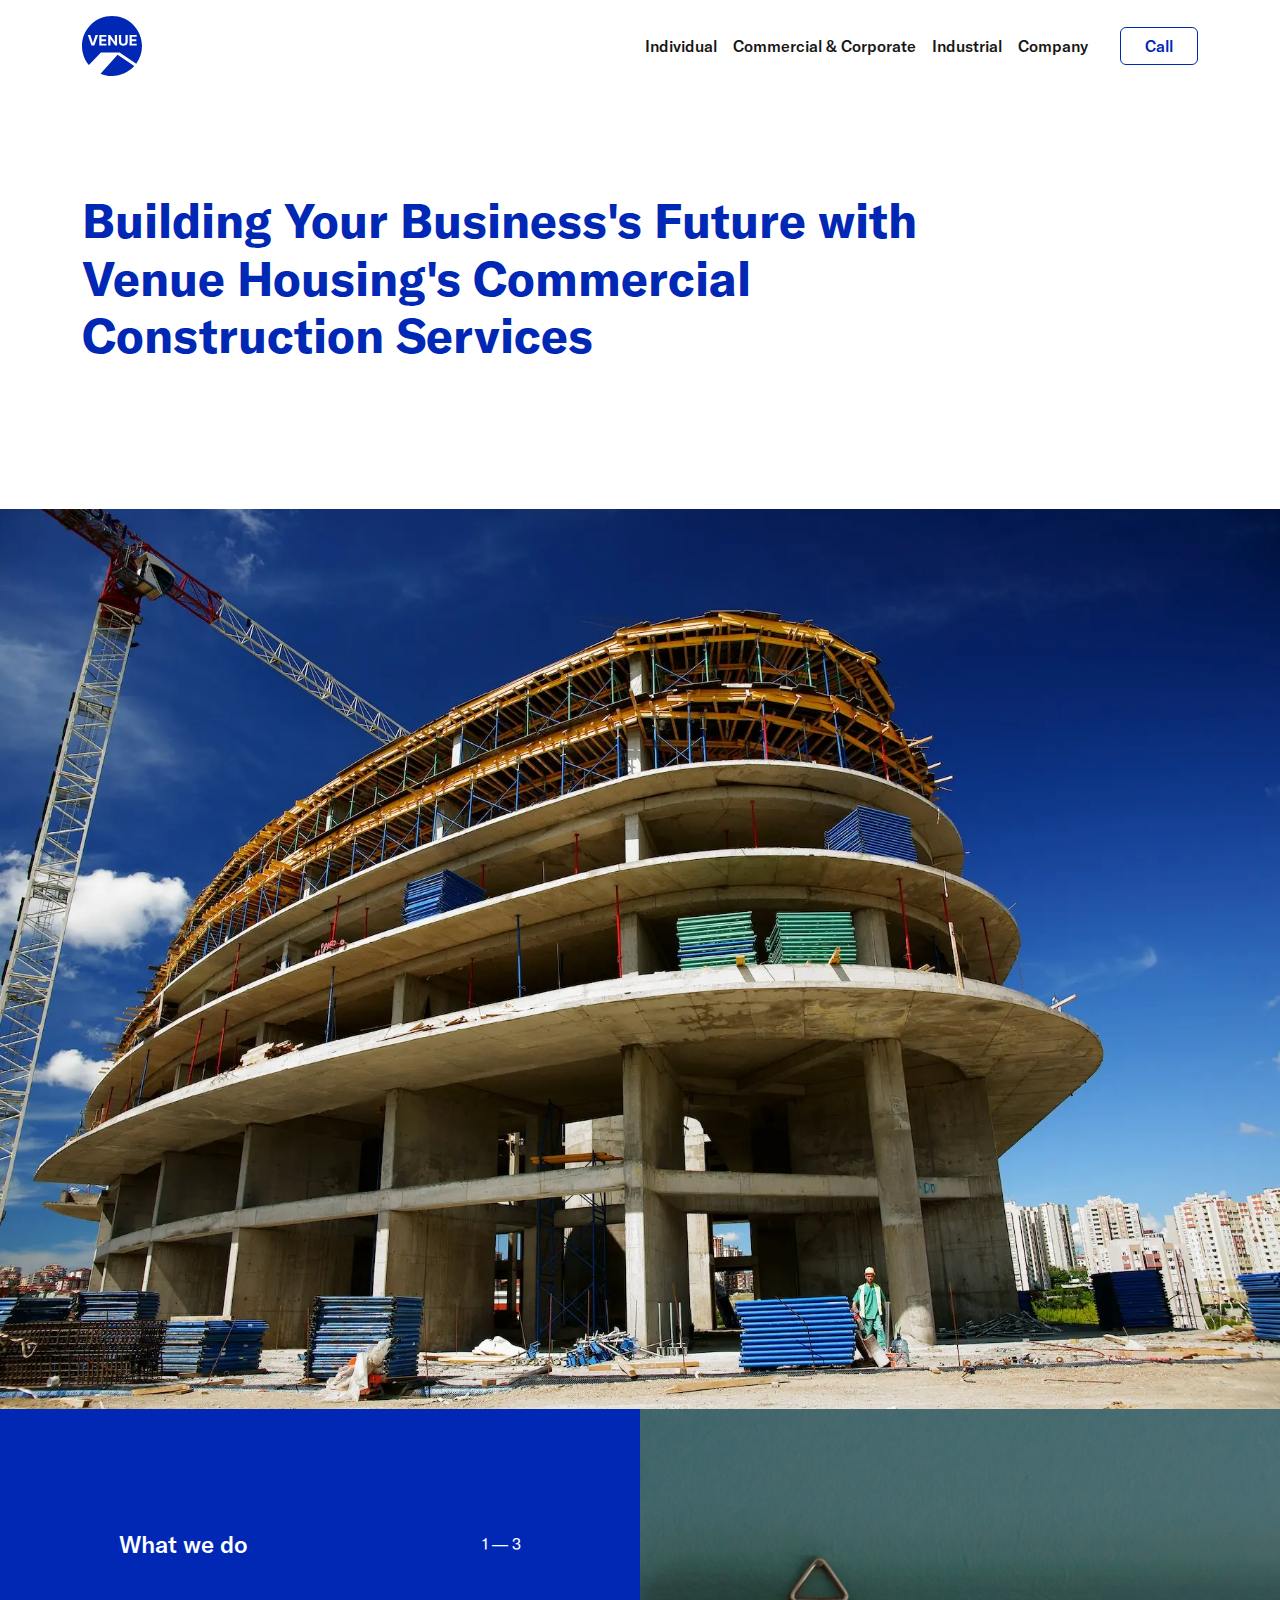
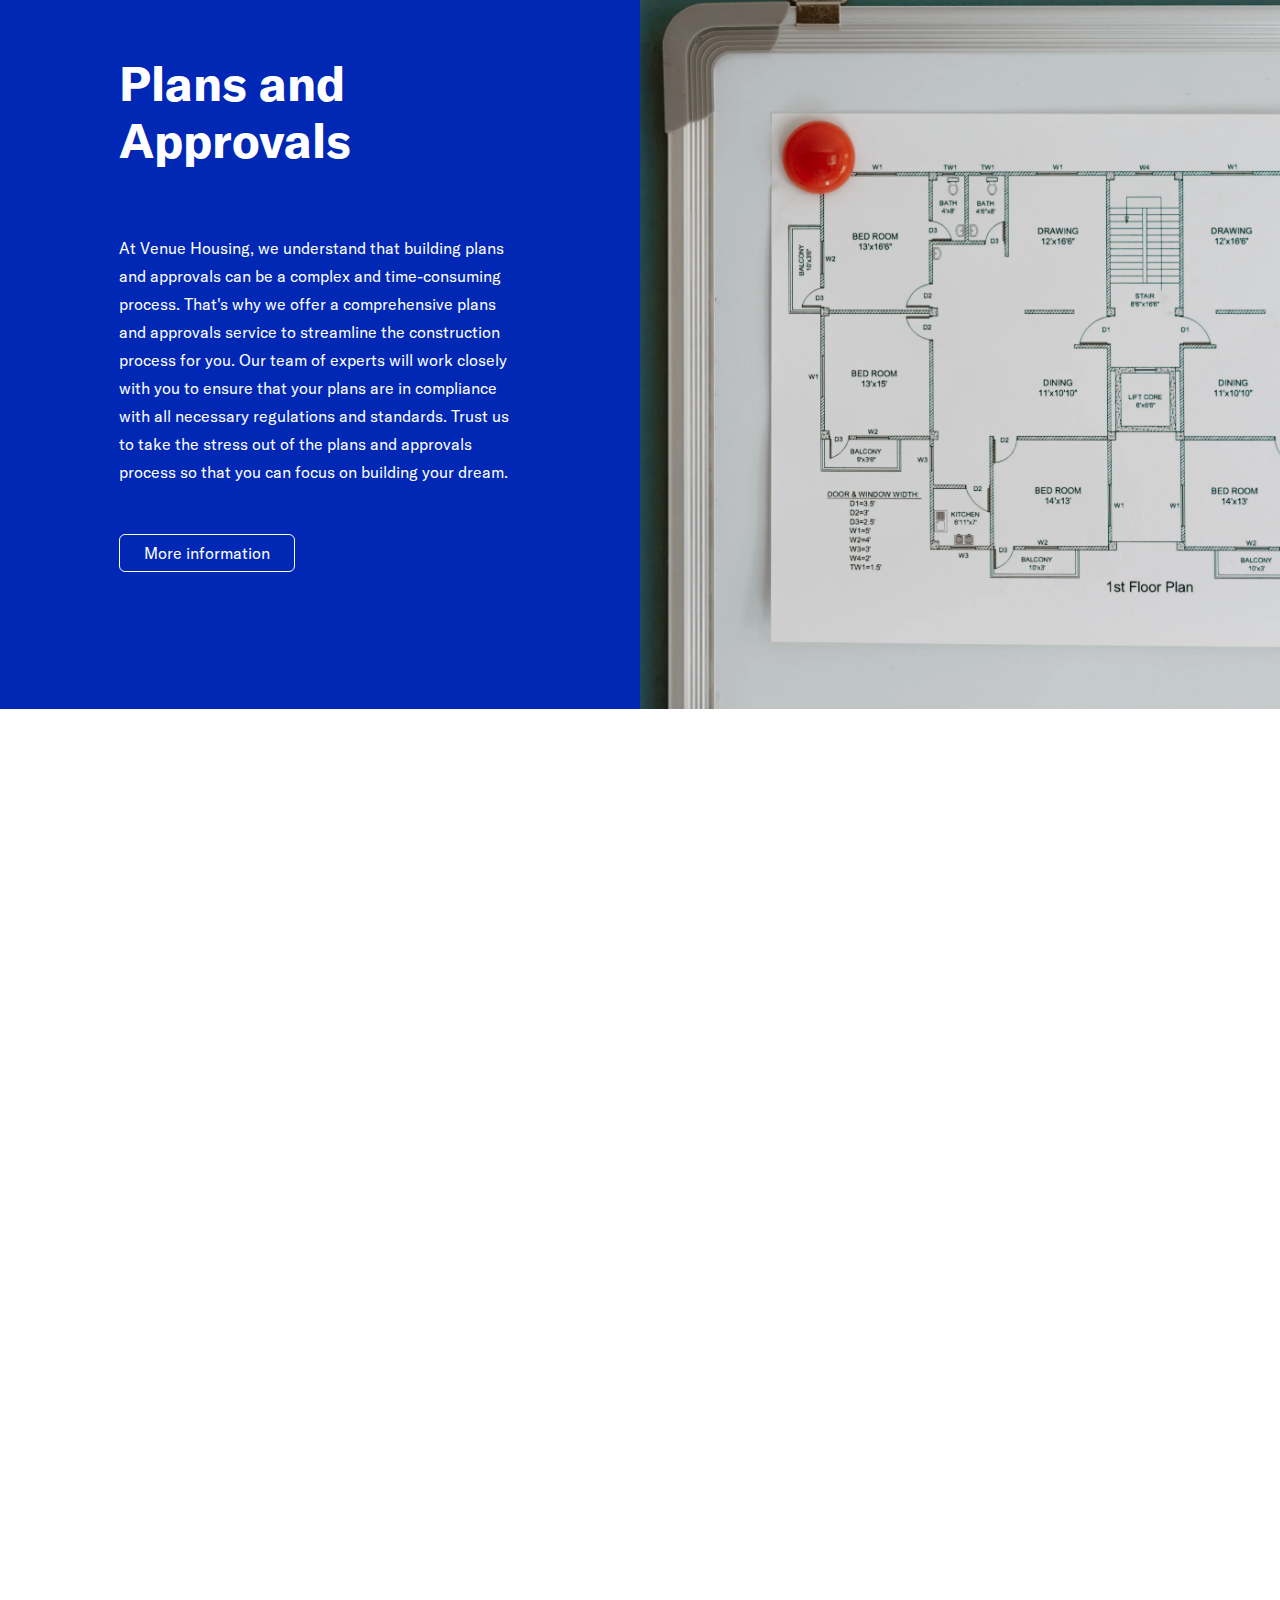
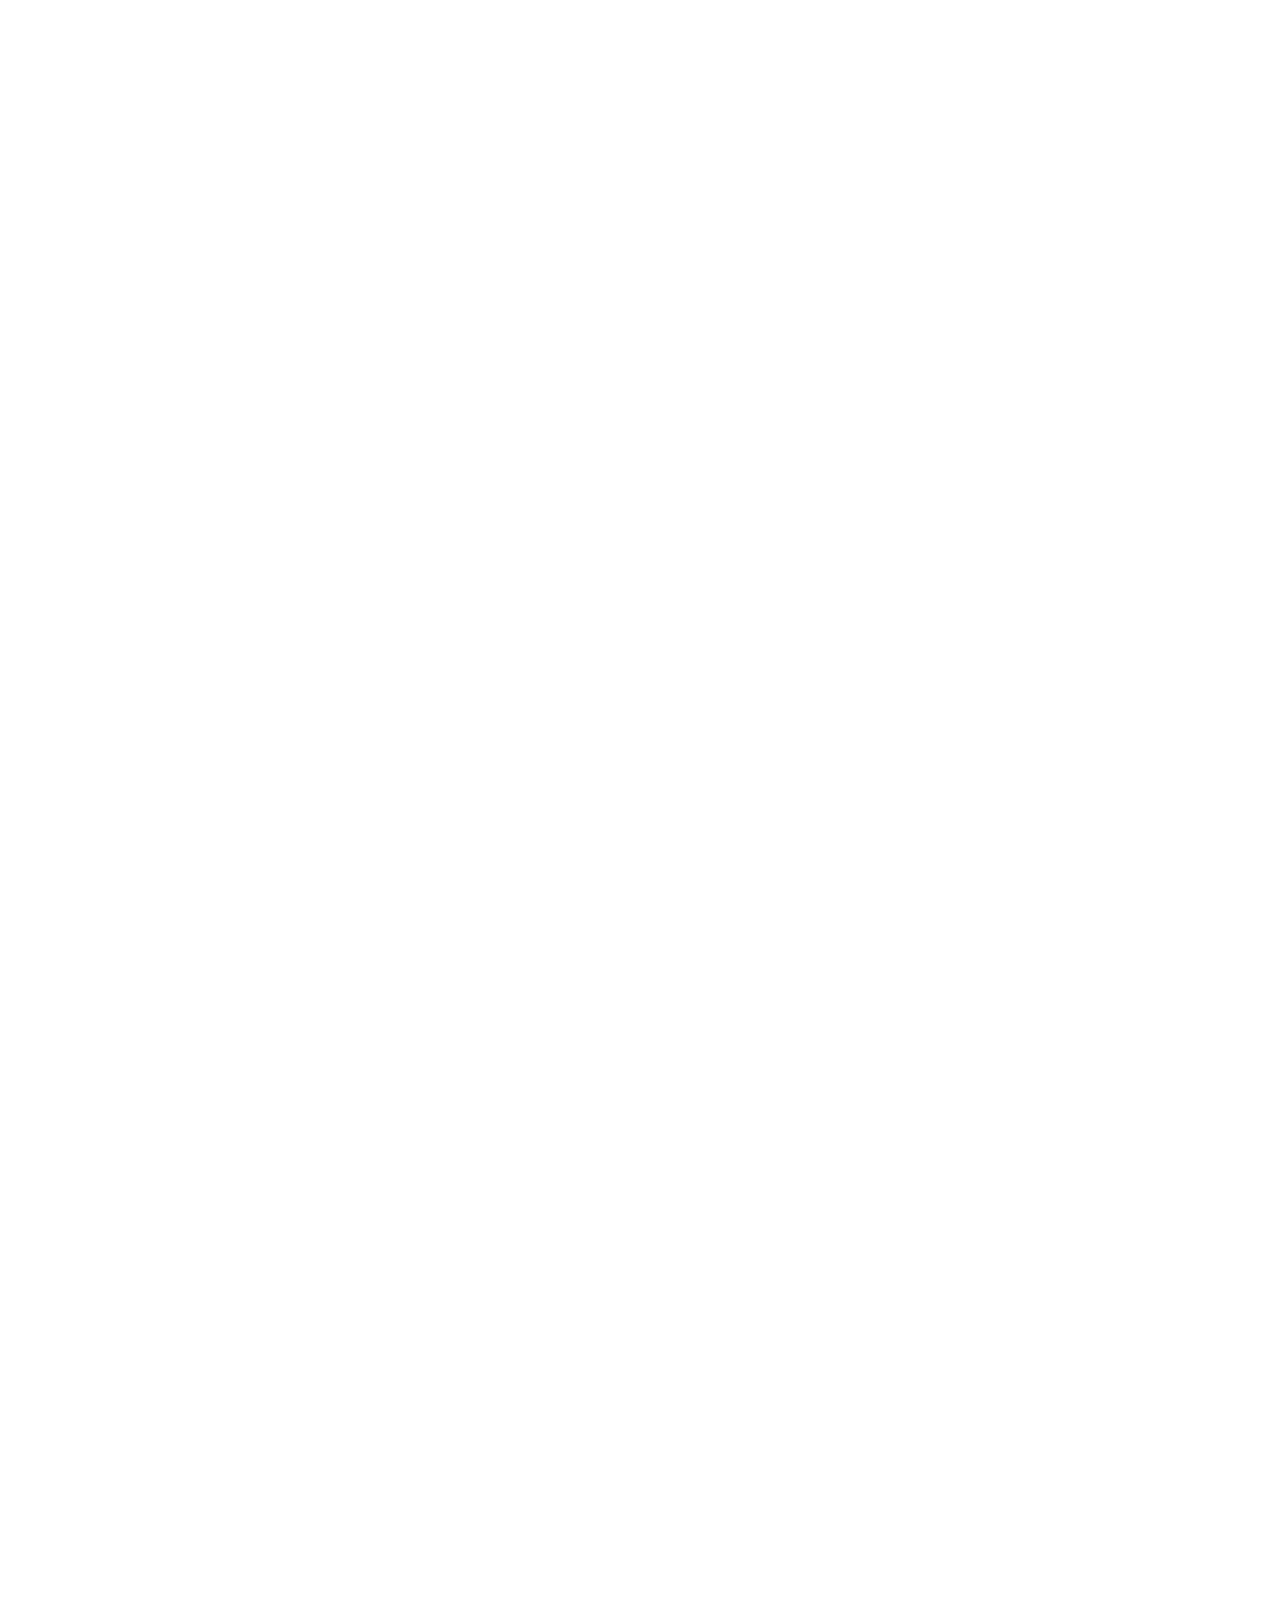
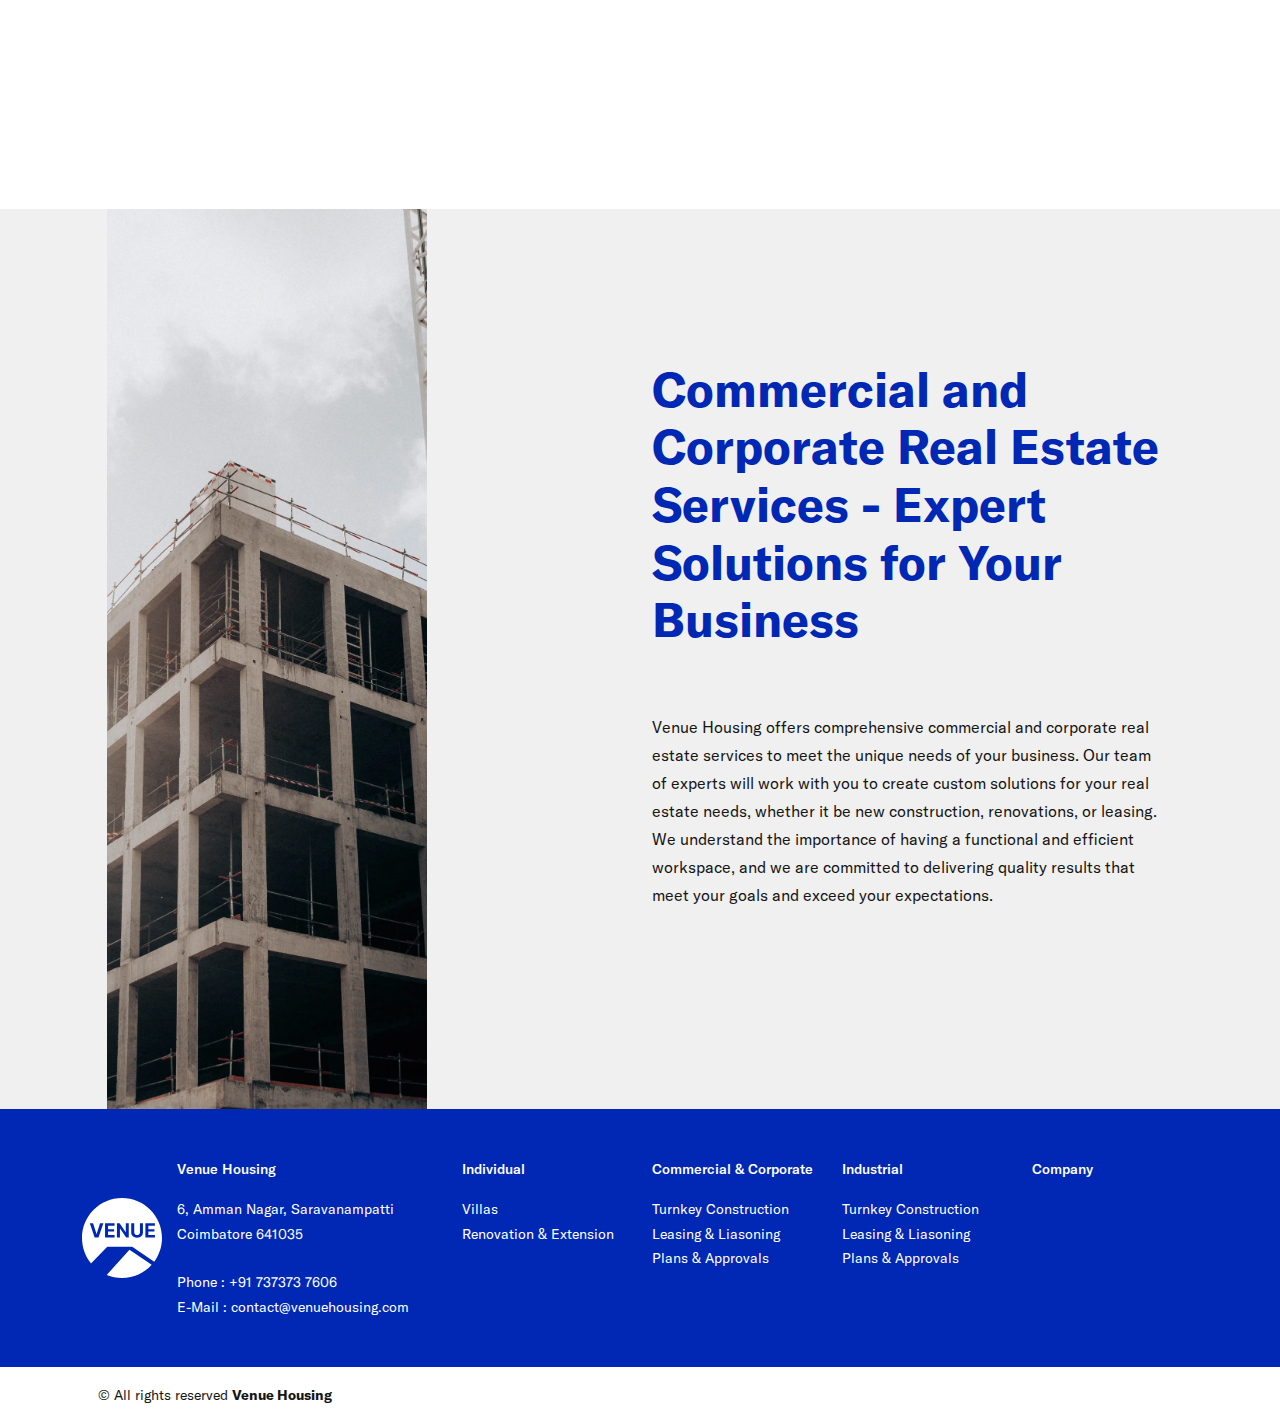
<file: commercial.html>
<!DOCTYPE html>
<html lang="en">
   <head>
       <!-- Google tag (gtag.js) -->
<script async src="https://www.googletagmanager.com/gtag/js?id=G-W1GZTS7PZ5"></script>
<script>
  window.dataLayer = window.dataLayer || [];
  function gtag(){dataLayer.push(arguments);}
  gtag('js', new Date());

  gtag('config', 'G-W1GZTS7PZ5');
</script>
      <title>Commercial & Office Building Construction in Coimbatore - Professional Services & Quality Results</title>
      <meta charset="utf-8">
      <meta name="viewport" content="width=device-width, initial-scale=1, shrink-to-fit=no">
      <meta http-equiv="x-ua-compatible" content="ie=edge">
      <meta name="content-language" content="en">
      <meta property="og:title" content="Commercial & Office Building Construction in Coimbatore - Professional Services & Quality Results">
      <meta property="og:description" content="Venue Housing provides professional commercial and office building construction services in Coimbatore. Our team of experts is dedicated to delivering quality results and unparalleled service for your commercial construction needs. Whether you're looking to construct a new office building, marriage hall, or any other commercial space, we will work closely with you to create a custom solution that meets your needs and exceeds your expectations. Trust us to bring your vision to life with our focus on quality, efficiency, and attention to detail.">
      <meta property="og:type" content="website">
      <meta property="og:url" content="index.html">
      <meta name="twitter:card" content="summary-large-image">
      <meta name="twitter:description" content="Venue Housing provides professional commercial and office building construction services in Coimbatore. Our team of experts is dedicated to delivering quality results and unparalleled service for your commercial construction needs. Whether you're looking to construct a new office building, marriage hall, or any other commercial space, we will work closely with you to create a custom solution that meets your needs and exceeds your expectations. Trust us to bring your vision to life with our focus on quality, efficiency, and attention to detail.">
      <meta name="twitter:title" content="Commercial & Office Building Construction in Coimbatore - Professional Services & Quality Results">
      <meta name="robots" content="index, follow">
      <meta name="abstract" content="Venue Housing provides professional commercial and office building construction services in Coimbatore. Our team of experts is dedicated to delivering quality results and unparalleled service for your commercial construction needs. Whether you're looking to construct a new office building, marriage hall, or any other commercial space, we will work closely with you to create a custom solution that meets your needs and exceeds your expectations. Trust us to bring your vision to life with our focus on quality, efficiency, and attention to detail.">
      <meta name="title" content="Commercial & Office Building Construction in Coimbatore - Professional Services & Quality Results">
      <meta name="description" content="Venue Housing provides professional commercial and office building construction services in Coimbatore. Our team of experts is dedicated to delivering quality results and unparalleled service for your commercial construction needs. Whether you're looking to construct a new office building, marriage hall, or any other commercial space, we will work closely with you to create a custom solution that meets your needs and exceeds your expectations. Trust us to bring your vision to life with our focus on quality, efficiency, and attention to detail.">
      <meta name="audience" content="all">
      <meta name="revisit-after" content="10 days">
      <link rel="canonical" href="index.html">
      <meta rel="apple-touch-icon" sizes="180x180" href="./apple-touch-icon.png">
      <meta rel="icon" type="image/png" sizes="32x32" href="./favicon-32x32.png">
      <meta rel="icon" type="image/png" sizes="16x16" href="./favicon-16x16.png">
      <meta rel="manifest" href="./site.html">
      <meta rel="mask-icon" href="./safari-pinned-tab.svg" color="#F9423A">
      <meta name="msapplication-TileColor" content="#F9423A">
      <meta name="theme-color" content="#ffffff">
      <link rel="stylesheet" href="./assets/css/app.css" type="text/css">
       <meta name="msvalidate.01" content="B2FD6A0C333464F223A92E866F2CAE66" />
   </head>
   <body>
      <header class="position-absolute w-100 bg-white">
         <div class="container">
            <nav class="navbar navbar-expand-lg row py-3">
               <div class="col-12 col-lg-2 d-flex">
                  <a class="navbar-brand p-0 col-6 col-md-3 col-lg-12" href="./index.html"><img src="./VH_logo.svg" width="60" height="60">
                  </a>
                  <button class="navbar-toggler collapsed ms-auto p-0" type="button" data-bs-toggle="collapse" data-bs-target="#navBarContent" aria-controls="navBarContent" aria-expanded="false" aria-label="Toggle navigation">
                  <span class="navbar-toggler-icon">
                  <img class="icon" id="menu" src="./assets/img/menu.png" alt="Menu" width="30" height="30">
                  <img class="icon" id="close" src="./assets/img/close.png" alt="close" width="30" height="30">
                  </span>
                  </button>
               </div>
               <div class="col-12 col-lg-10 py-3 mt-3 mt-lg-0 py-lg-0 collapse navbar-collapse justify-content-end" id="navBarContent">
                  <ul class="navbar-nav align-items-center">
                     <li class="nav-item d-lg-none"><a class="nav-link" href="./index.html">Home</a></li>
                     <li class="nav-item"><a class="nav-link" href="./private.html">Individual</a></li>
                     <li class="nav-item"><a class="nav-link" href="./commercial.html">Commercial & Corporate</a></li>
                     <li class="nav-item"><a class="nav-link" href="./industrial.html">Industrial</a></li>
                     <li class="nav-item"><a class="nav-link" href="./company.html">Company</a></li>
                     <li class="nav-item ms-lg-4 mt-4 mt-lg-0"><a class="btn btn-outline-primary font-weight-medium" href="tel:+917373737606">Call</a></li>
                  </ul>
               </div>
            </nav>
         </div>
      </header>
      <content>
         <header class="container">
            <div class="row mb-6">
               <div class="col-12 col-md-10">
                  <h1 class="text-primary mb-0">Building Your Business's Future with Venue Housing's Commercial Construction Services</h1>
               </div>
            </div>
         </header>
         <div class="jumbotron-container section-one" data-animation="reduce" data-trigger=".section-two">
            <div class="jumbotron jumbotron-fluid vh-100 overflow-hidden">
               <picture class="w-100 vh-100">
                  <source media="(min-width: 768px)" srcset="./media/comm_hero.webp">
                  <source type="image/webp" srcset="./media/comm_hero.webp">
                  <img class="img-cover" src="./media/comm_hero.webp" alt="Venue Housing commercial construction">
               </picture>
            </div>
         </div>
         <div class="vh-100 bg-primary section-two section-scroll" data-animation="sectionScroller" data-wrapper=".section-two" data-container=".content-one, .content-two, .content-three">
            <div class="position-absolute content-one">
               <div class="container-fluid">
                  <div class="row vh-100 align-items-center">
                     <div class="col-md-6 col-lg-5 col-xl-4 offset-md-1 text-white">
                        <div class="content--text">
                           <div class="d-flex">
                              <div class="col-8">
                                 <h4 class="mb-8">What we do</h4>
                              </div>
                              <div class="col-4 text-end"><span>1 — 3</span></div>
                           </div>
                           <h2 class="h1 mb-6">Plans and Approvals</h2>
                           <p class="mb-5">At Venue Housing, we understand that building plans and approvals can be a complex and time-consuming process. That's why we offer a comprehensive plans and approvals service to streamline the construction process for you. Our team of experts will work closely with you to ensure that your plans are in compliance with all necessary regulations and standards. Trust us to take the stress out of the plans and approvals process so that you can focus on building your dream.</p>
                           <p><a class="btn btn-outline-white" href="./commercial/plans.html">More information</a></p>
                        </div>
                     </div>
                     <div class="col-md-4 col-lg-5 col-xl-6 p-0 offset-md-1 d-none d-md-block">
                        <picture class="content--img vh-100">
                           <source media="(min-width: 768px)" srcset="./media/ind_plan.webp">
                           <source type="image/webp" srcset="./media/ind_plan.webp">
                           <img class="img-cover" src="./media/ind_plan.webp" alt="commercial building planning">
                        </picture>
                     </div>
                  </div>
               </div>
            </div>
            <div class="position-absolute content-two">
               <div class="container-fluid">
                  <div class="row vh-100 align-items-center">
                     <div class="col-md-6 col-lg-5 col-xl-4 offset-md-1 text-white">
                        <div class="content--text">
                           <div class="d-flex">
                              <div class="col-8">
                                 <h4 class="mb-8">What we do</h4>
                              </div>
                              <div class="col-4 text-end"><span>2 — 3</span></div>
                           </div>
                           <h2 class="h1 mb-6">Turnkey construction</h2>
                           <p class="mb-5">At Venue Housing, we are your partner for all aspects of commercial construction, whether it be partial or turnkey. We understand that every project is unique and we are committed to delivering solutions that suit your specific needs and capabilities. As a general contractor, we take on all responsibilities, from planning to handover, and coordinate with any necessary external service providers to ensure the smooth completion of your project. Trust us to simplify the construction process for you.</p>
                           <p><a class="btn btn-outline-white" href="./commercial/turnkey-construction.html">More information</a></p>
                        </div>
                     </div>
                     <div class="col-md-4 col-lg-5 col-xl-6 p-0 offset-md-1 d-none d-md-block">
                        <picture class="content--img vh-100">
                           <source media="(min-width: 768px)" srcset="./media/comm_turn.webp">
                           <source type="image/webp" srcset="./media/comm_turn.webp">
                           <img class="img-cover" src="./media/comm_turn.webp" alt="commercial turnkey construction">
                        </picture>
                     </div>
                  </div>
               </div>
            </div>
            <div class="position-absolute content-three">
               <div class="container-fluid">
                  <div class="row vh-100 align-items-center">
                     <div class="col-md-6 col-lg-5 col-xl-4 offset-md-1 text-white">
                        <div class="content--text">
                           <div class="d-flex">
                              <div class="col-8">
                                 <h4 class="mb-8">What we do</h4>
                              </div>
                              <div class="col-4 text-end"><span>3 — 3</span></div>
                           </div>
                           <h2 class="h1 mb-6">Leasing and liasoning</h2>
                           <p class="mb-5">At Venue Housing, we understand that building plans and approvals can be a complex and time-consuming process. That's why we offer a comprehensive plans and approvals service to streamline the construction process for you. Our team of experts will work closely with you to ensure that your plans are in compliance with all necessary regulations and standards. Trust us to take the stress out of the plans and approvals process so that you can focus on building your dream.</p>
                           <p><a class="btn btn-outline-white" href="./commercial/liason.html">More information</a></p>
                        </div>
                     </div>
                     <div class="col-md-4 col-lg-5 col-xl-6 p-0 offset-md-1 d-none d-md-block">
                        <picture class="content--img vh-100">
                           <source media="(min-width: 768px)" srcset="./media/index_prop.webp">
                           <source type="image/webp" srcset="./media/index_prop.webp">
                           <img class="img-cover" src="./media/index_prop.webp" alt="commercial liaisoning coimbatore">
                        </picture>
                     </div>
                  </div>
               </div>
            </div>
         </div>
         <div class="container-fluid bg-accent bg-opacity-10 section-four">
            <div class="row min-vh-100 align-items-center py-7 py-md-0">
               <div class="col-12 col-md-3 p-md-0 offset-md-1 align-self-end mb-6 mb-md-0">
                  <div class="carousel slide carousel-fade" data-bs-ride="carousel" data-bs-touch="false" data-bs-pause="false">
                     <div class="carousel-inner">
                        <div>
                           <picture class="content--img vh-100">
                              <source media="(min-width: 768px)" srcset="./media/ind_turn.webp">
                              <source type="image/webp" srcset="./media/ind_turn.webp">
                              <img class="img-cover" src="./media/ind_turn.webp" alt="commercial real estate services coimbatore">
                           </picture>
                        </div>
                     </div>
                  </div>
               </div>
               <div class="col-12 col-md-5 offset-md-2">
                  <div class="position-relative">
                     <h2 class="h1 mb-6 text-primary">Commercial and Corporate Real Estate Services - Expert Solutions for Your Business</h2>
                     <p class="mb-5">Venue Housing offers comprehensive commercial and corporate real estate services to meet the unique needs of your business. Our team of experts will work with you to create custom solutions for your real estate needs, whether it be new construction, renovations, or leasing. We understand the importance of having a functional and efficient workspace, and we are committed to delivering quality results that meet your goals and exceed your expectations. </p>
                  </div>
               </div>
            </div>
         </div>
      </content>
      <footer>
         <nav class="bg-primary py-5 small">
            <div class="container">
               <div class="row text-white">
                  <div class="col-12 col-md-1 d-none d-md-block align-self-center"><a class="link-white" href="index.html"><img src="./VH_logo_w.svg" width="80" height="80"></a></div>
                  <div class="col-12 col-md-3 mb-4 mb-md-0">
                     <p class="font-weight-medium">Venue Housing</p>
                     <p class="mb-4"><a class="link-white text-decoration-none">6, Amman Nagar,
                        Saravanampatti<br>Coimbatore 641035</a>
                     </p>
                     <p class="mb-0">Phone : <a class="link-white text-decoration-none" href="tel:+917373737606">+91
                        737373 7606</a>
                     </p>
                     <p class="mb-0">E-Mail : <a class="link-white text-decoration-none" href="mailto:contact@venuehousing.com">contact@venuehousing.com</a></p>
                  </div>
                  <div class="col-12 col-md-2 mb-4 mb-md-0">
                     <p><a class="font-weight-medium link-white text-decoration-none" href="./private.html">Individual</a></p>
                     <ul class="nav flex-column">
                        <li class="nav-item"><a class="nav-link link-white p-0" href="./private/villas.html">Villas</a></li>
                        <li class="nav-item"><a class="nav-link link-white p-0" href="./private/renovation.html">Renovation & Extension</a>
                        </li>
                     </ul>
                  </div>
                  <div class="col-12 col-md-2 mb-4 mb-md-0">
                     <p><a class="font-weight-medium link-white text-decoration-none" href="./commercial.html">Commercial & Corporate</a></p>
                     <ul class="nav flex-column">
                        <li class="nav-item"><a class="nav-link link-white p-0" href="./commercial/turnkey-construction.html">Turnkey Construction</a></li>
                        <li class="nav-item"><a class="nav-link link-white p-0" href="./commercial/liason.html">Leasing & Liasoning</a></li>
                        <li class="nav-item"><a class="nav-link link-white p-0" href="./commercial/plans.html">Plans & Approvals</a></li>
                     </ul>
                  </div>
                  <div class="col-12 col-md-2 mb-4 mb-md-0">
                     <p><a class="font-weight-medium link-white text-decoration-none" href="./industrial.html">Industrial</a></p>
                     <ul class="nav flex-column">
                        <li class="nav-item"><a class="nav-link link-white p-0" href="./industrial/turnkey-construction.html">Turnkey Construction </a></li>
                        <li class="nav-item"><a class="nav-link link-white p-0" href="./commercial/liason.html">Leasing & Liasoning</a></li>
                        <li class="nav-item"><a class="nav-link link-white p-0" href="./commercial/plans.html">Plans & Approvals</a></li>
                     </ul>
                  </div>
                  <div class="col-12 col-md-2">
                     <p><a class="font-weight-medium link-white text-decoration-none" href="./company.html">Company</a></p>
                  </div>
               </div>
            </div>
         </nav>
         <nav class="_bg-accent py-2 small">
            <div class="container">
               <div class="row align-items-center justify-content-between">
                  <div class="col-12 col-md-8">
                     <ul class="navbar-nav flex-md-row">
                        <li class="nav-item ms-md-3 py-2">&copy; All rights reserved <b>Venue Housing</b></li>
                     </ul>
                  </div>
               </div>
            </div>
         </nav>
      </footer>
      <!-- <div id="loader-wrapper">
         <svg class="link-accent img-cover" id="loader" viewbox="0 0 100 100" preserveaspectratio="none">
         <path class="path" stroke="currentColor" fill="currentColor" stroke-width="2px" dur="10s" vector-effect="non-scaling-stroke" d="M 0 100 V 0 Q 50 0 100 0 V 100 z"></path>
         <animatemotion dur="10s" repeatcount="indefinite">
         <mpath xlink:href="#path"></mpath>
         </animatemotion>
         </svg>
         <svg class="logo text-white" width="203" height="236" viewBox="0 0 203 236" fill="none" overflow="visible" xml:space="preserve" xmlns="http://www.w3.org/2000/svg">
             <path fill-rule="evenodd" clip-rule="evenodd" d="M30.4548 193.001L37.1824 176.749C33.4029 177.165 24.0674 177.391 21.6107 175.615C18.3982 173.196 19.4186 165.902 19.4186 161.291V80.5599C19.4186 73.6812 18.3226 71.1867 23.5383 68.0875L43.91 55.4638C50.7131 51.0796 57.6296 47.0355 64.4706 42.689C71.1226 38.3048 78.0391 34.1851 84.8422 29.9898C88.2816 27.8733 91.5698 25.7945 95.1226 23.6024C100.414 20.352 101.17 19.4071 106.99 23.0355C120.634 31.615 134.089 39.8544 147.809 48.3583L178.461 67.4449C184.017 70.9977 183.601 70.9221 183.601 78.8591V159.59C183.601 163.634 184.357 172.062 182.241 174.708C179.784 177.769 172.301 176.824 167.425 176.824H154.952C154.272 176.824 153.516 176.9 152.836 176.9C150.644 176.9 150.984 176.56 150.644 176.182C150.644 176.258 150.568 176.258 150.568 176.409L147.356 184.572C146.335 187.18 144.748 190.393 143.992 193.001C158.316 192.85 172.716 193.001 187.003 193.001C194.071 193.001 201.97 194.626 202.423 187.029C202.764 180.377 202.423 172.969 202.423 166.166C202.423 138.5 202.423 110.834 202.423 83.1678C202.423 62.3048 204.2 64.7993 195.431 59.13L110.732 4.85596C99.6202 -2.24955 103.249 -2.17396 83.4438 10.4497C74.7887 16.0434 66.2848 21.5237 57.4407 27.1174C40.0926 38.267 22.9336 49.3032 5.58555 60.3772C3.24225 61.9268 1.05012 62.7205 0.634373 65.7819C0.218624 68.4654 0.558782 171.117 0.558782 180.188C0.558782 195.798 -0.121534 192.812 30.4548 193.039V193.001Z" fill="white" fill-opacity="0.74902"/>
             <path fill-rule="evenodd" clip-rule="evenodd" d="M35.4439 176.711L28.5273 192.963H52.9809C53.8502 192.547 53.8502 191.98 54.2659 191.035L64.2061 165.486C64.8864 163.785 67.1541 157.322 67.91 156.264L80.6092 188.465C81.025 189.675 81.8187 192.434 82.8392 193.001H108.502C107.482 190.091 106.083 187.105 104.798 184.119C97.6171 166.469 89.8313 148.516 82.688 130.979C82.0832 129.429 81.4029 127.917 80.7982 126.443C80.1935 125.083 79.5132 122.399 78.5683 122.248H57.8187C57.1384 124.365 55.9289 126.859 55.0596 129.051L46.5935 149.347C45.1951 152.749 35.5195 175.313 35.4439 176.787V176.711Z" fill="white"/>
             <path fill-rule="evenodd" clip-rule="evenodd" d="M145.126 193.001C145.92 190.394 147.545 187.181 148.565 184.573L151.853 176.409C151.853 176.258 151.929 176.258 151.929 176.183L174.417 122.211H149.964C148.943 122.438 146.335 130.148 145.995 131.017L135.035 158.948L122.335 126.746C121.92 125.537 121.126 122.778 120.105 122.211H94.4424C95.4629 125.121 96.8613 128.107 98.1463 131.093C99.3558 134.154 100.49 136.913 101.775 139.899L120.257 184.233C120.672 185.291 123.28 192.737 124.414 192.964H145.164L145.126 193.001Z" fill="white"/>
             <path fill-rule="evenodd" clip-rule="evenodd" d="M163.041 225.846L152.08 208.838H147.355V235.219H152.08L151.815 216.624C152.42 217.039 151.815 216.624 152.42 217.115C152.496 217.266 152.685 217.455 152.836 217.606L154.952 220.932C156.54 223.54 161.944 232.838 162.852 235.257H167.387V208.876H162.852C161.907 213.562 163.343 221.008 163.003 225.884L163.041 225.846Z" fill="white"/>
             <path fill-rule="evenodd" clip-rule="evenodd" d="M45.0057 213.146C50.486 211.445 52.338 215.262 52.4136 219.798C52.4136 224.257 53.0939 229.511 49.1254 230.947C43.8341 232.799 41.7175 228.831 41.7175 224.409C41.6419 219.949 40.9616 214.393 45.0057 213.146ZM36.9175 227.243C37.4089 230.72 39.0341 233.139 41.453 234.462C45.4971 236.654 55.0215 236.805 56.949 228.226C57.4404 225.958 57.4404 219.155 57.1002 216.736C55.5884 206.305 39.4876 205.02 37.0687 215.942C36.5774 217.983 36.5774 225.089 36.9175 227.281V227.243Z" fill="white"/>
             <path fill-rule="evenodd" clip-rule="evenodd" d="M19.4186 219.61H9.13829V208.838H4.2627V235.219H9.13829V224.145H19.4186V235.219H24.2942V208.838H19.4942L19.4186 219.61Z" fill="white"/>
             <path fill-rule="evenodd" clip-rule="evenodd" d="M88.8482 208.838H84.1238C82.3474 216.85 87.412 231.099 79.1726 231.25C70.4041 231.402 75.8088 217.569 73.9569 208.838H69.2325C68.7411 211.257 68.9679 223.654 69.1569 226.639C69.497 232.384 72.7852 235.521 78.9081 235.635C85.0687 235.71 88.4325 232.498 88.8482 226.904C89.1128 223.994 89.264 211.295 88.8482 208.876V208.838Z" fill="white"/>
             <path fill-rule="evenodd" clip-rule="evenodd" d="M199.249 233.593V220.743H190.405V224.711L194.713 224.787L194.864 230.607C185.113 232.308 184.773 229.058 184.773 220.667C184.773 217.417 185.189 214.582 187.721 213.373C191.009 211.823 194.298 213.599 197.132 214.166L198.568 210.047C193.768 208.988 189.46 206.985 184.433 209.896C180.313 212.314 179.784 216.434 179.784 222.368C179.784 236.125 188.213 237.902 199.249 233.631V233.593Z" fill="white"/>
             <path fill-rule="evenodd" clip-rule="evenodd" d="M100.829 229.738L99.582 233.555C101.925 235.747 110.014 236.163 113.491 234.689C117.043 233.139 119.198 227.47 116.439 223.539C113.491 219.344 107.519 220.062 105.667 217.643C103.891 215.451 105.516 213.108 108.124 212.881C111.147 212.541 112.773 213.599 115.191 214.166L116.628 210.273C113.528 208.421 106.121 207.665 103.059 209.933C99.6198 212.427 98.9395 218.172 102.114 221.271C105.818 224.9 112.206 223.464 112.621 227.583C112.886 230.569 110.921 231.287 108.086 231.401C104.798 231.401 103.551 230.418 100.829 229.775V229.738Z" fill="white"/>
             <path fill-rule="evenodd" clip-rule="evenodd" d="M128.949 235.219L133.825 235.143L133.636 208.838H128.949V235.219Z" fill="white"/>
         </svg>
         <span class="text small text-white">
         <div class="spinner-border" role="status"><span class="visually-hidden">Loading...</span></div>
         </span></div> -->   
      <script src="assets/js/app.js" defer></script>
   </body>
</html>
</file>
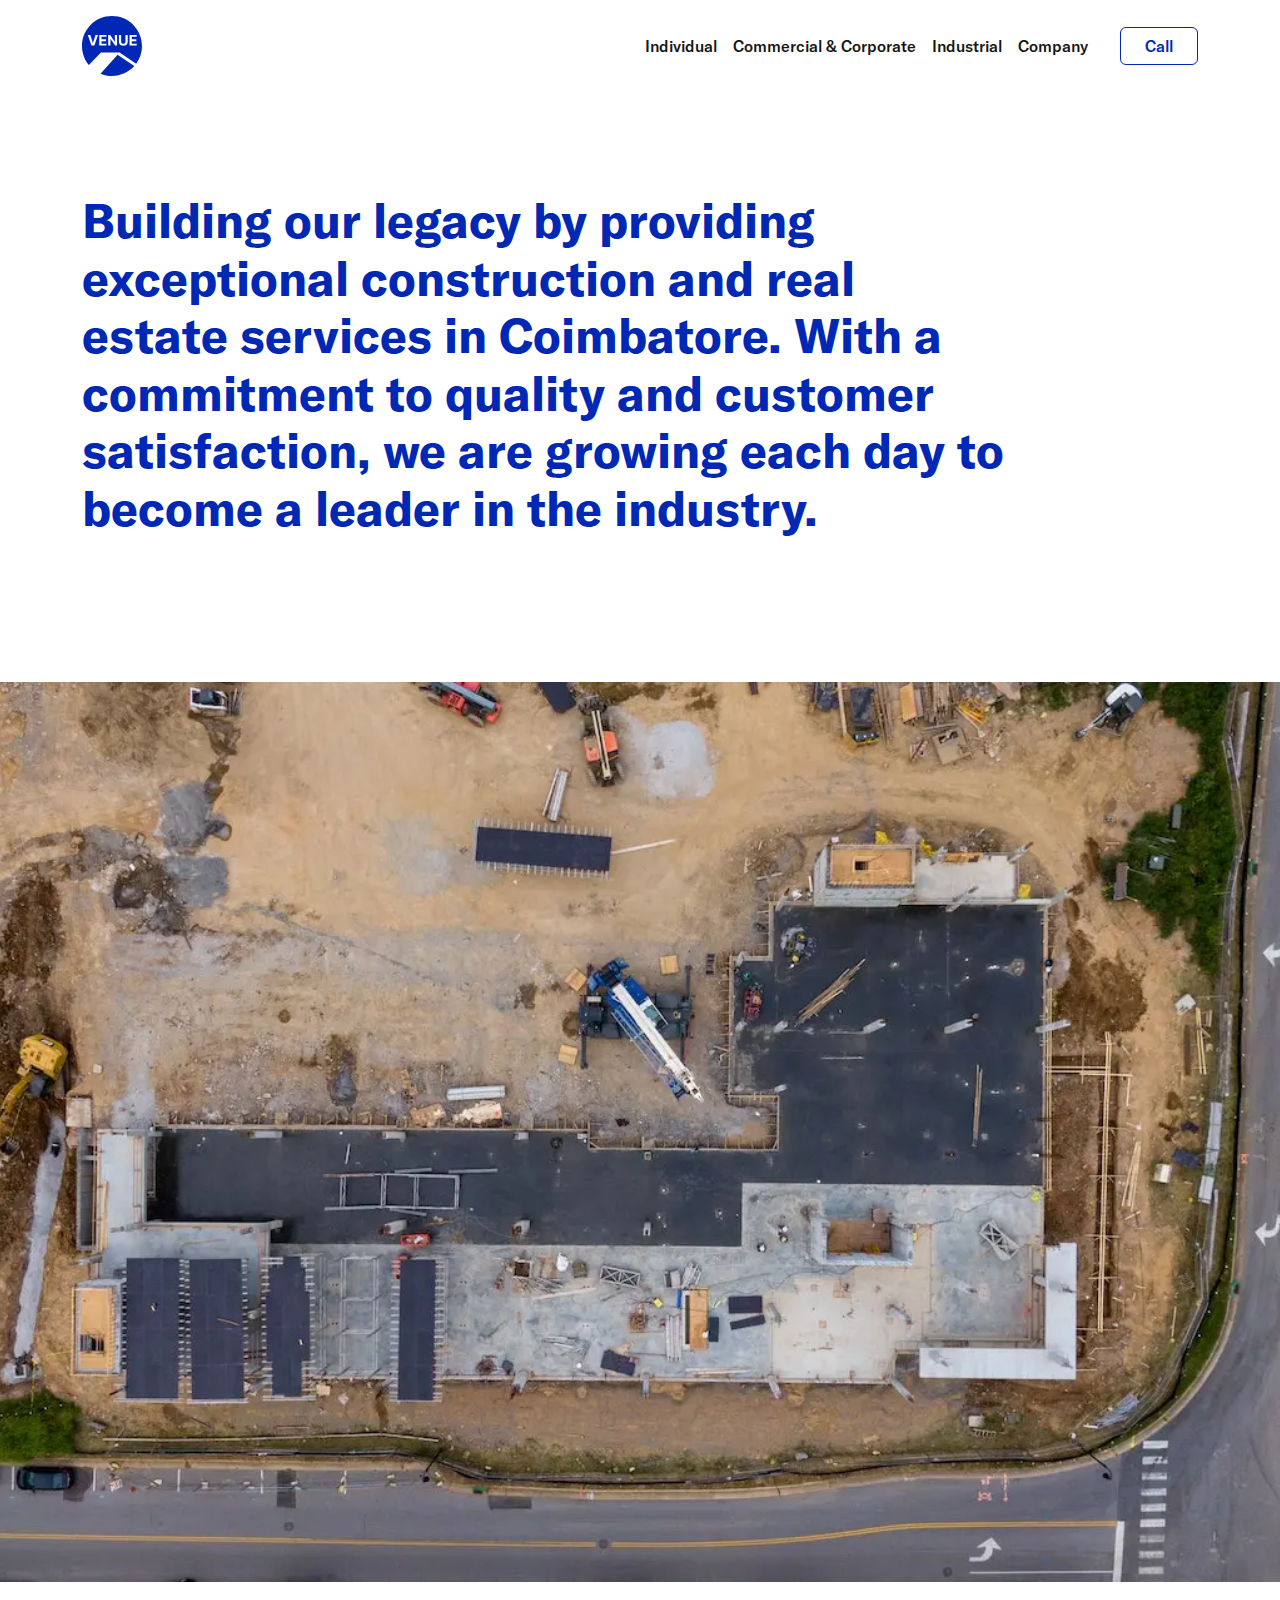
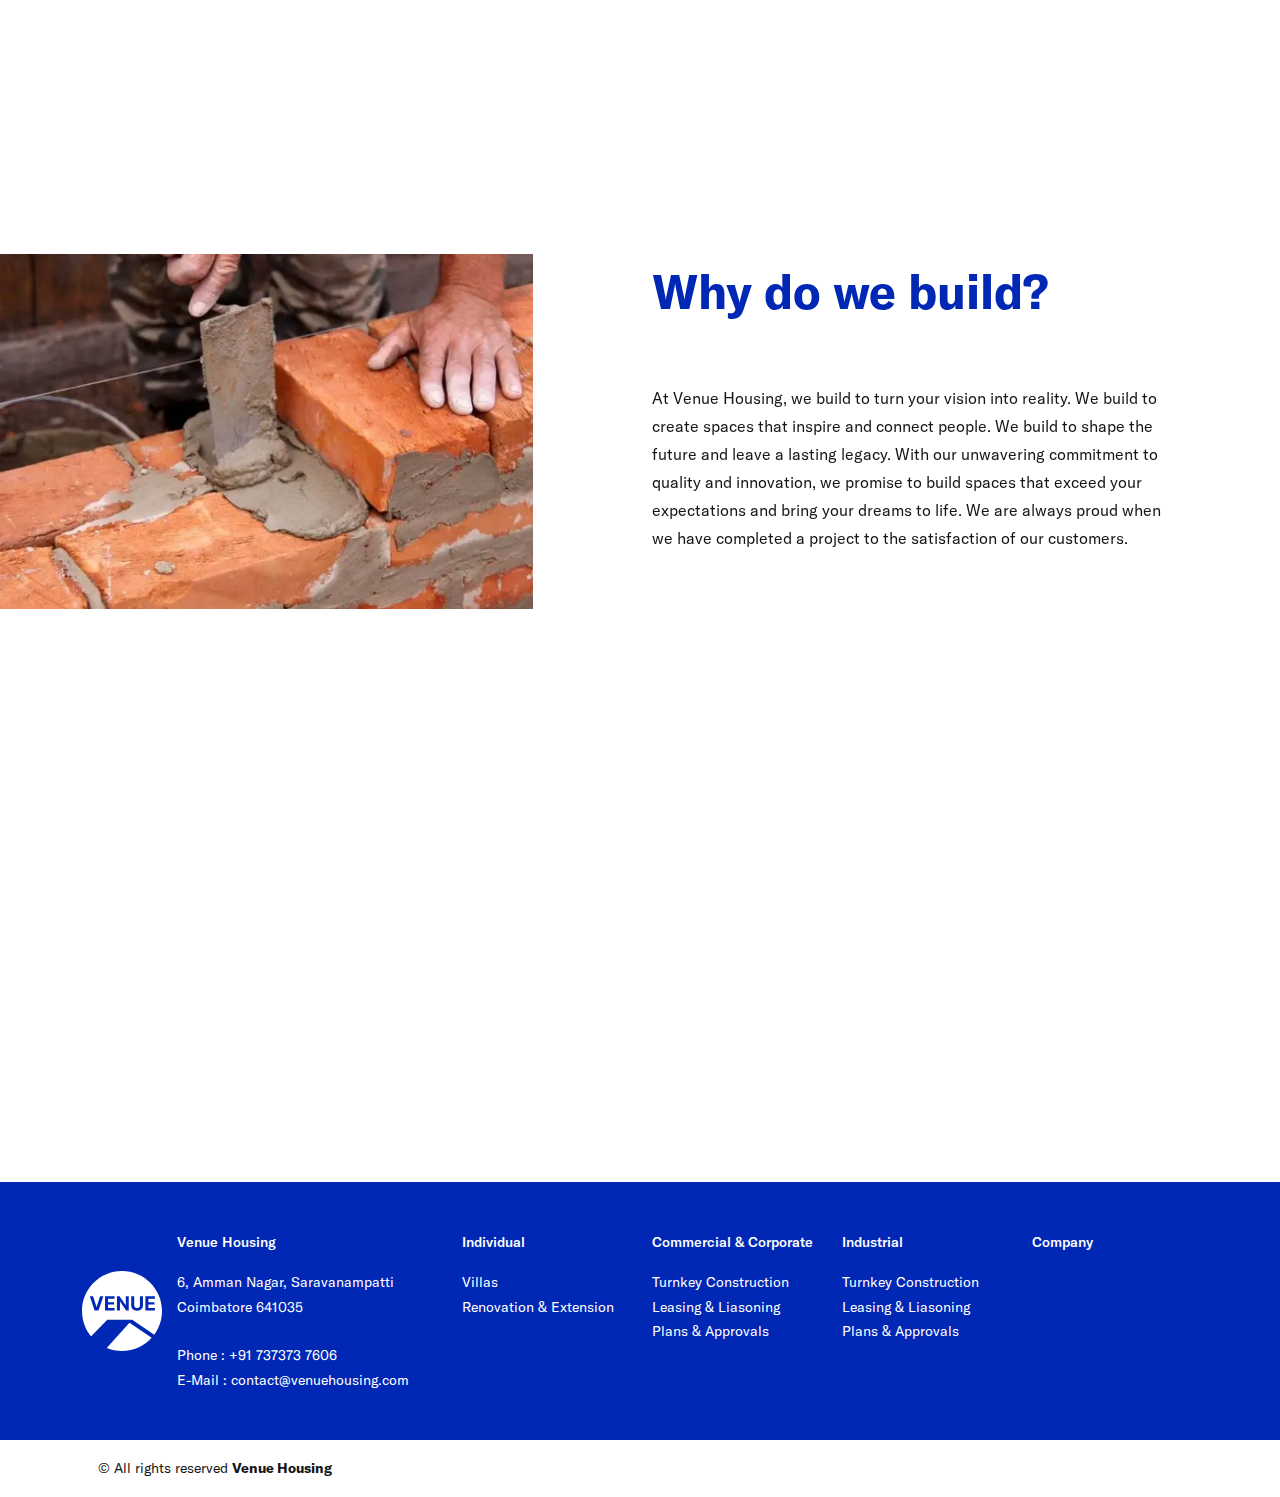
<file: company.html>
<!DOCTYPE html>
<html lang="en">
   <head>
       <!-- Google tag (gtag.js) -->
<script async src="https://www.googletagmanager.com/gtag/js?id=G-W1GZTS7PZ5"></script>
<script>
  window.dataLayer = window.dataLayer || [];
  function gtag(){dataLayer.push(arguments);}
  gtag('js', new Date());

  gtag('config', 'G-W1GZTS7PZ5');
</script>
      <title>Venue Housing | Villas, Commercial and Industrial construction company in Coimbatore</title>
      <meta charset="utf-8">
      <meta name="viewport" content="width=device-width, initial-scale=1, shrink-to-fit=no">
      <meta http-equiv="x-ua-compatible" content="ie=edge">
      <meta name="content-language" content="de">
      <meta property="og:title" content="Venue Housing - top real estate developers in Coimbatore">
      <meta property="og:description" content="Your trusted partner for anything and everything related to real estate in Coimbatore. Venue Housing is one of the growing real estate developers in Coimbatore with projects across private, commercial and industrial sectors">
      <meta property="og:type" content="website">
      <meta property="og:url" content="index.html">
      <meta name="robots" content="index, follow">
      <meta name="abstract" content="Venue Housing - top real estate developers in Coimbatore">
      <meta name="title" content="Venue Housing - top real estate developers in Coimbatore">
      <meta name="description" content="Your trusted partner for anything and everything related to real estate in Coimbatore. Venue Housing is one of the growing real estate developers in Coimbatore with projects across private, commercial and industrial sectors">
      <meta name="audience" content="all">
      <meta name="revisit-after" content="10 days">
      <link rel="canonical" href="index.html">
      <meta rel="apple-touch-icon" sizes="180x180" href="./apple-touch-icon.png">
      <meta rel="icon" type="image/png" sizes="32x32" href="./favicon-32x32.png">
      <meta rel="icon" type="image/png" sizes="16x16" href="./favicon-16x16.png">
      <meta rel="manifest" href="./site.html">
      <meta rel="mask-icon" href="./safari-pinned-tab.svg" color="#F9423A">
      <meta name="msapplication-TileColor" content="#F9423A">
      <meta name="theme-color" content="#ffffff">
      <link rel="stylesheet" href="./assets/css/app.css" type="text/css">
       <meta name="msvalidate.01" content="B2FD6A0C333464F223A92E866F2CAE66" />
   </head>
   <body>
      <header class="position-absolute w-100 bg-white">
         <div class="container">
            <nav class="navbar navbar-expand-lg row py-3">
               <div class="col-12 col-lg-2 d-flex">
                  <a class="navbar-brand p-0 col-6 col-md-3 col-lg-12" href="./index.html"><img src="./VH_logo.svg" width="60" height="60">
                  </a>
                  <button class="navbar-toggler collapsed ms-auto p-0" type="button" data-bs-toggle="collapse" data-bs-target="#navBarContent" aria-controls="navBarContent" aria-expanded="false" aria-label="Toggle navigation">
                  <span class="navbar-toggler-icon">
                  <img class="icon" id="menu" src="./assets/img/menu.png" alt="Menu" width="30" height="30">
                  <img class="icon" id="close" src="./assets/img/close.png" alt="close" width="30" height="30">
                  </span>
                  </button>
               </div>
               <div class="col-12 col-lg-10 py-3 mt-3 mt-lg-0 py-lg-0 collapse navbar-collapse justify-content-end" id="navBarContent">
                  <ul class="navbar-nav align-items-center">
                     <li class="nav-item d-lg-none"><a class="nav-link" href="./index.html">Home</a></li>
                     <li class="nav-item"><a class="nav-link" href="./private.html">Individual</a></li>
                     <li class="nav-item"><a class="nav-link" href="./commercial.html">Commercial & Corporate</a></li>
                     <li class="nav-item"><a class="nav-link" href="./industrial.html">Industrial</a></li>
                     <li class="nav-item"><a class="nav-link" href="./company.html">Company</a></li>
                     <li class="nav-item ms-lg-4 mt-4 mt-lg-0"><a class="btn btn-outline-primary font-weight-medium" href="tel:+917373737606">Call</a></li>
                  </ul>
               </div>
            </nav>
         </div>
      </header>
      <content>
         <header class="container">
            <div class="row mb-6">
               <div class="col-12 col-md-10">
                  <h1 class="text-primary mb-0">Building our legacy by providing exceptional construction and real estate services in Coimbatore. With a commitment to quality and customer satisfaction, we are growing each day to become a leader in the industry.</h1>
               </div>
            </div>
         </header>
         <div class="jumbotron-container section-one" data-animation="reduce" data-trigger=".section-two">
            <div class="jumbotron jumbotron-fluid vh-100 d-flex overflow-hidden">
               <picture class="w-100 vh-100">
                  <source media="(min-width: 768px)" srcset="./media/company_main.webp">
                  <source type="image/webp" srcset="./media/company_main.webp">
                  <img class="img-cover" src="./media/company_main.webp" alt="Venue Housing construction">
               </picture>
            </div>
         </div>
         <div class="container-fluid section-two" data-animation="snap">
            <div class="row min-vh-100 align-items-center">
               <div class="col-12 col-md-5 p-md-0 d-none d-md-block">
                  <picture>
                     <source media="(min-width: 768px)" srcset="./media/company_build.webp">
                     <source type="image/webp" srcset="./media/company_build.webp">
                     <img class="img-fluid" src="./media/company_build.webp" alt="building construction in Coimbatore">
                  </picture>
               </div>
               <div class="col-12 col-md-5 offset-md-1 position-relative">
                  <h2 class="h1 mb-6 text-primary">Why do we build?</h2>
                  <p class="mb-5"> At Venue Housing, we build to turn your vision into reality. We build to create spaces that inspire and connect people. We build to shape the future and leave a lasting legacy. With our unwavering commitment to quality and innovation, we promise to build spaces that exceed your expectations and bring your dreams to life. We are always proud when we have completed a project to the satisfaction of our customers.</p>
               </div>
            </div>
         </div>
      </content>
      <footer>
         <nav class="bg-primary py-5 small">
            <div class="container">
               <div class="row text-white">
                  <div class="col-12 col-md-1 d-none d-md-block align-self-center"><a class="link-white" href="index.html"><img src="./VH_logo_w.svg" width="80" height="80"></a></div>
                  <div class="col-12 col-md-3 mb-4 mb-md-0">
                     <p class="font-weight-medium">Venue Housing</p>
                     <p class="mb-4"><a class="link-white text-decoration-none">6, Amman Nagar,
                        Saravanampatti<br>Coimbatore 641035</a>
                     </p>
                     <p class="mb-0">Phone : <a class="link-white text-decoration-none" href="tel:+917373737606">+91
                        737373 7606</a>
                     </p>
                     <p class="mb-0">E-Mail : <a class="link-white text-decoration-none" href="mailto:contact@venuehousing.com">contact@venuehousing.com</a></p>
                  </div>
                  <div class="col-12 col-md-2 mb-4 mb-md-0">
                     <p><a class="font-weight-medium link-white text-decoration-none" href="./private.html">Individual</a></p>
                     <ul class="nav flex-column">
                        <li class="nav-item"><a class="nav-link link-white p-0" href="./private/villas.html">Villas</a></li>
                        <li class="nav-item"><a class="nav-link link-white p-0" href="./private/renovation.html">Renovation & Extension</a>
                        </li>
                     </ul>
                  </div>
                  <div class="col-12 col-md-2 mb-4 mb-md-0">
                     <p><a class="font-weight-medium link-white text-decoration-none" href="./commercial.html">Commercial & Corporate</a></p>
                     <ul class="nav flex-column">
                        <li class="nav-item"><a class="nav-link link-white p-0" href="./commercial/turnkey-construction.html">Turnkey Construction</a></li>
                        <li class="nav-item"><a class="nav-link link-white p-0" href="./commercial/liason.html">Leasing & Liasoning</a></li>
                        <li class="nav-item"><a class="nav-link link-white p-0" href="./commercial/plans.html">Plans & Approvals</a></li>
                     </ul>
                  </div>
                  <div class="col-12 col-md-2 mb-4 mb-md-0">
                     <p><a class="font-weight-medium link-white text-decoration-none" href="./industrial.html">Industrial</a></p>
                     <ul class="nav flex-column">
                        <li class="nav-item"><a class="nav-link link-white p-0" href="./industrial/turnkey-construction.html">Turnkey Construction </a></li>
                        <li class="nav-item"><a class="nav-link link-white p-0" href="./commercial/liason.html">Leasing & Liasoning</a></li>
                        <li class="nav-item"><a class="nav-link link-white p-0" href="./commercial/plans.html">Plans & Approvals</a></li>
                     </ul>
                  </div>
                  <div class="col-12 col-md-2">
                     <p><a class="font-weight-medium link-white text-decoration-none" href="./company.html">Company</a></p>
                  </div>
               </div>
            </div>
         </nav>
         <nav class="_bg-accent py-2 small">
            <div class="container">
               <div class="row align-items-center justify-content-between">
                  <div class="col-12 col-md-8">
                     <ul class="navbar-nav flex-md-row">
                        <li class="nav-item ms-md-3 py-2">&copy; All rights reserved <b>Venue Housing</b></li>
                     </ul>
                  </div>
               </div>
            </div>
         </nav>
      </footer>
      <!-- <div id="loader-wrapper">
         <svg class="link-accent img-cover" id="loader" viewbox="0 0 100 100" preserveaspectratio="none">
         <path class="path" stroke="currentColor" fill="currentColor" stroke-width="2px" dur="10s" vector-effect="non-scaling-stroke" d="M 0 100 V 0 Q 50 0 100 0 V 100 z"></path>
         <animatemotion dur="10s" repeatcount="indefinite">
         <mpath xlink:href="#path"></mpath>
         </animatemotion>
         </svg>
         <svg class="logo text-white" width="203" height="236" viewBox="0 0 203 236" fill="none" overflow="visible" xml:space="preserve" xmlns="http://www.w3.org/2000/svg">
             <path fill-rule="evenodd" clip-rule="evenodd" d="M30.4548 193.001L37.1824 176.749C33.4029 177.165 24.0674 177.391 21.6107 175.615C18.3982 173.196 19.4186 165.902 19.4186 161.291V80.5599C19.4186 73.6812 18.3226 71.1867 23.5383 68.0875L43.91 55.4638C50.7131 51.0796 57.6296 47.0355 64.4706 42.689C71.1226 38.3048 78.0391 34.1851 84.8422 29.9898C88.2816 27.8733 91.5698 25.7945 95.1226 23.6024C100.414 20.352 101.17 19.4071 106.99 23.0355C120.634 31.615 134.089 39.8544 147.809 48.3583L178.461 67.4449C184.017 70.9977 183.601 70.9221 183.601 78.8591V159.59C183.601 163.634 184.357 172.062 182.241 174.708C179.784 177.769 172.301 176.824 167.425 176.824H154.952C154.272 176.824 153.516 176.9 152.836 176.9C150.644 176.9 150.984 176.56 150.644 176.182C150.644 176.258 150.568 176.258 150.568 176.409L147.356 184.572C146.335 187.18 144.748 190.393 143.992 193.001C158.316 192.85 172.716 193.001 187.003 193.001C194.071 193.001 201.97 194.626 202.423 187.029C202.764 180.377 202.423 172.969 202.423 166.166C202.423 138.5 202.423 110.834 202.423 83.1678C202.423 62.3048 204.2 64.7993 195.431 59.13L110.732 4.85596C99.6202 -2.24955 103.249 -2.17396 83.4438 10.4497C74.7887 16.0434 66.2848 21.5237 57.4407 27.1174C40.0926 38.267 22.9336 49.3032 5.58555 60.3772C3.24225 61.9268 1.05012 62.7205 0.634373 65.7819C0.218624 68.4654 0.558782 171.117 0.558782 180.188C0.558782 195.798 -0.121534 192.812 30.4548 193.039V193.001Z" fill="white" fill-opacity="0.74902"/>
             <path fill-rule="evenodd" clip-rule="evenodd" d="M35.4439 176.711L28.5273 192.963H52.9809C53.8502 192.547 53.8502 191.98 54.2659 191.035L64.2061 165.486C64.8864 163.785 67.1541 157.322 67.91 156.264L80.6092 188.465C81.025 189.675 81.8187 192.434 82.8392 193.001H108.502C107.482 190.091 106.083 187.105 104.798 184.119C97.6171 166.469 89.8313 148.516 82.688 130.979C82.0832 129.429 81.4029 127.917 80.7982 126.443C80.1935 125.083 79.5132 122.399 78.5683 122.248H57.8187C57.1384 124.365 55.9289 126.859 55.0596 129.051L46.5935 149.347C45.1951 152.749 35.5195 175.313 35.4439 176.787V176.711Z" fill="white"/>
             <path fill-rule="evenodd" clip-rule="evenodd" d="M145.126 193.001C145.92 190.394 147.545 187.181 148.565 184.573L151.853 176.409C151.853 176.258 151.929 176.258 151.929 176.183L174.417 122.211H149.964C148.943 122.438 146.335 130.148 145.995 131.017L135.035 158.948L122.335 126.746C121.92 125.537 121.126 122.778 120.105 122.211H94.4424C95.4629 125.121 96.8613 128.107 98.1463 131.093C99.3558 134.154 100.49 136.913 101.775 139.899L120.257 184.233C120.672 185.291 123.28 192.737 124.414 192.964H145.164L145.126 193.001Z" fill="white"/>
             <path fill-rule="evenodd" clip-rule="evenodd" d="M163.041 225.846L152.08 208.838H147.355V235.219H152.08L151.815 216.624C152.42 217.039 151.815 216.624 152.42 217.115C152.496 217.266 152.685 217.455 152.836 217.606L154.952 220.932C156.54 223.54 161.944 232.838 162.852 235.257H167.387V208.876H162.852C161.907 213.562 163.343 221.008 163.003 225.884L163.041 225.846Z" fill="white"/>
             <path fill-rule="evenodd" clip-rule="evenodd" d="M45.0057 213.146C50.486 211.445 52.338 215.262 52.4136 219.798C52.4136 224.257 53.0939 229.511 49.1254 230.947C43.8341 232.799 41.7175 228.831 41.7175 224.409C41.6419 219.949 40.9616 214.393 45.0057 213.146ZM36.9175 227.243C37.4089 230.72 39.0341 233.139 41.453 234.462C45.4971 236.654 55.0215 236.805 56.949 228.226C57.4404 225.958 57.4404 219.155 57.1002 216.736C55.5884 206.305 39.4876 205.02 37.0687 215.942C36.5774 217.983 36.5774 225.089 36.9175 227.281V227.243Z" fill="white"/>
             <path fill-rule="evenodd" clip-rule="evenodd" d="M19.4186 219.61H9.13829V208.838H4.2627V235.219H9.13829V224.145H19.4186V235.219H24.2942V208.838H19.4942L19.4186 219.61Z" fill="white"/>
             <path fill-rule="evenodd" clip-rule="evenodd" d="M88.8482 208.838H84.1238C82.3474 216.85 87.412 231.099 79.1726 231.25C70.4041 231.402 75.8088 217.569 73.9569 208.838H69.2325C68.7411 211.257 68.9679 223.654 69.1569 226.639C69.497 232.384 72.7852 235.521 78.9081 235.635C85.0687 235.71 88.4325 232.498 88.8482 226.904C89.1128 223.994 89.264 211.295 88.8482 208.876V208.838Z" fill="white"/>
             <path fill-rule="evenodd" clip-rule="evenodd" d="M199.249 233.593V220.743H190.405V224.711L194.713 224.787L194.864 230.607C185.113 232.308 184.773 229.058 184.773 220.667C184.773 217.417 185.189 214.582 187.721 213.373C191.009 211.823 194.298 213.599 197.132 214.166L198.568 210.047C193.768 208.988 189.46 206.985 184.433 209.896C180.313 212.314 179.784 216.434 179.784 222.368C179.784 236.125 188.213 237.902 199.249 233.631V233.593Z" fill="white"/>
             <path fill-rule="evenodd" clip-rule="evenodd" d="M100.829 229.738L99.582 233.555C101.925 235.747 110.014 236.163 113.491 234.689C117.043 233.139 119.198 227.47 116.439 223.539C113.491 219.344 107.519 220.062 105.667 217.643C103.891 215.451 105.516 213.108 108.124 212.881C111.147 212.541 112.773 213.599 115.191 214.166L116.628 210.273C113.528 208.421 106.121 207.665 103.059 209.933C99.6198 212.427 98.9395 218.172 102.114 221.271C105.818 224.9 112.206 223.464 112.621 227.583C112.886 230.569 110.921 231.287 108.086 231.401C104.798 231.401 103.551 230.418 100.829 229.775V229.738Z" fill="white"/>
             <path fill-rule="evenodd" clip-rule="evenodd" d="M128.949 235.219L133.825 235.143L133.636 208.838H128.949V235.219Z" fill="white"/>
         </svg>
         <span class="text small text-white">
         <div class="spinner-border" role="status"><span class="visually-hidden">Loading...</span></div>
         </span></div>  -->  
      <script src="assets/js/app.js" defer></script>
   </body>
</html>
</file>
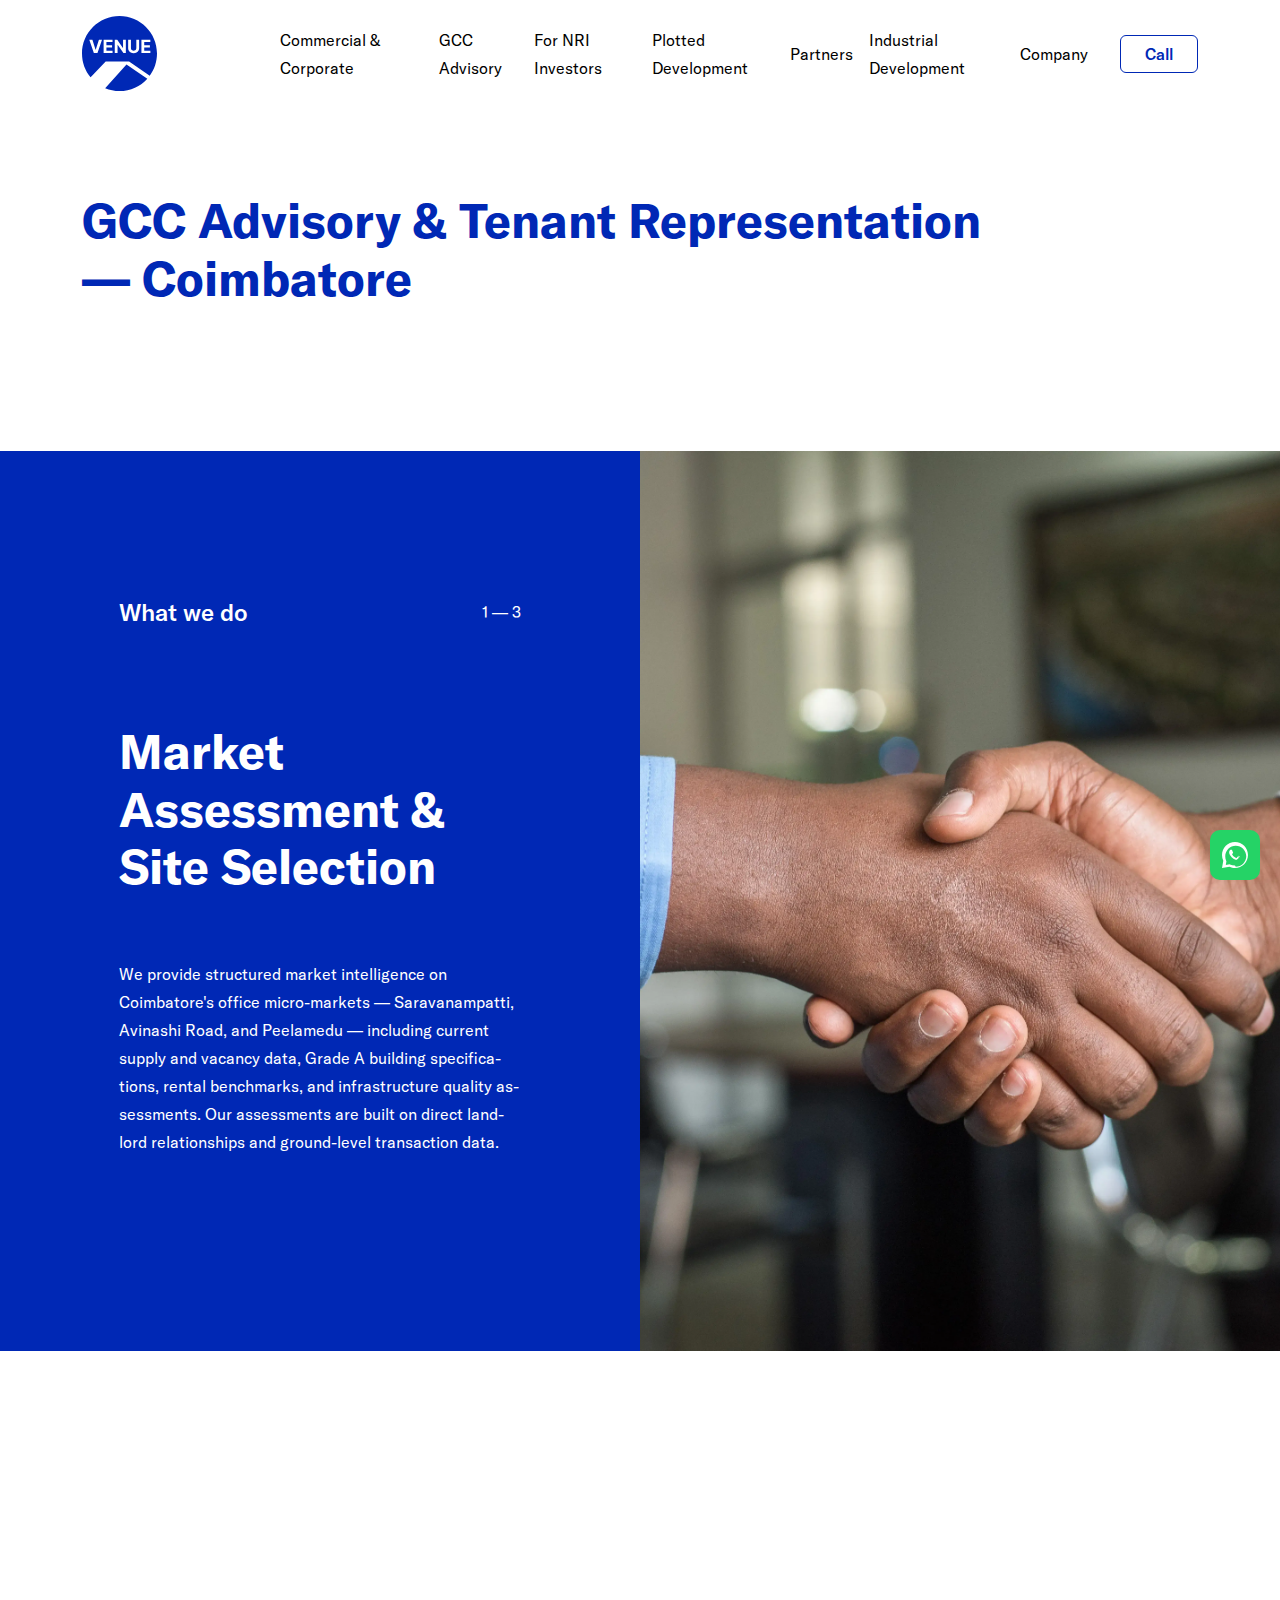
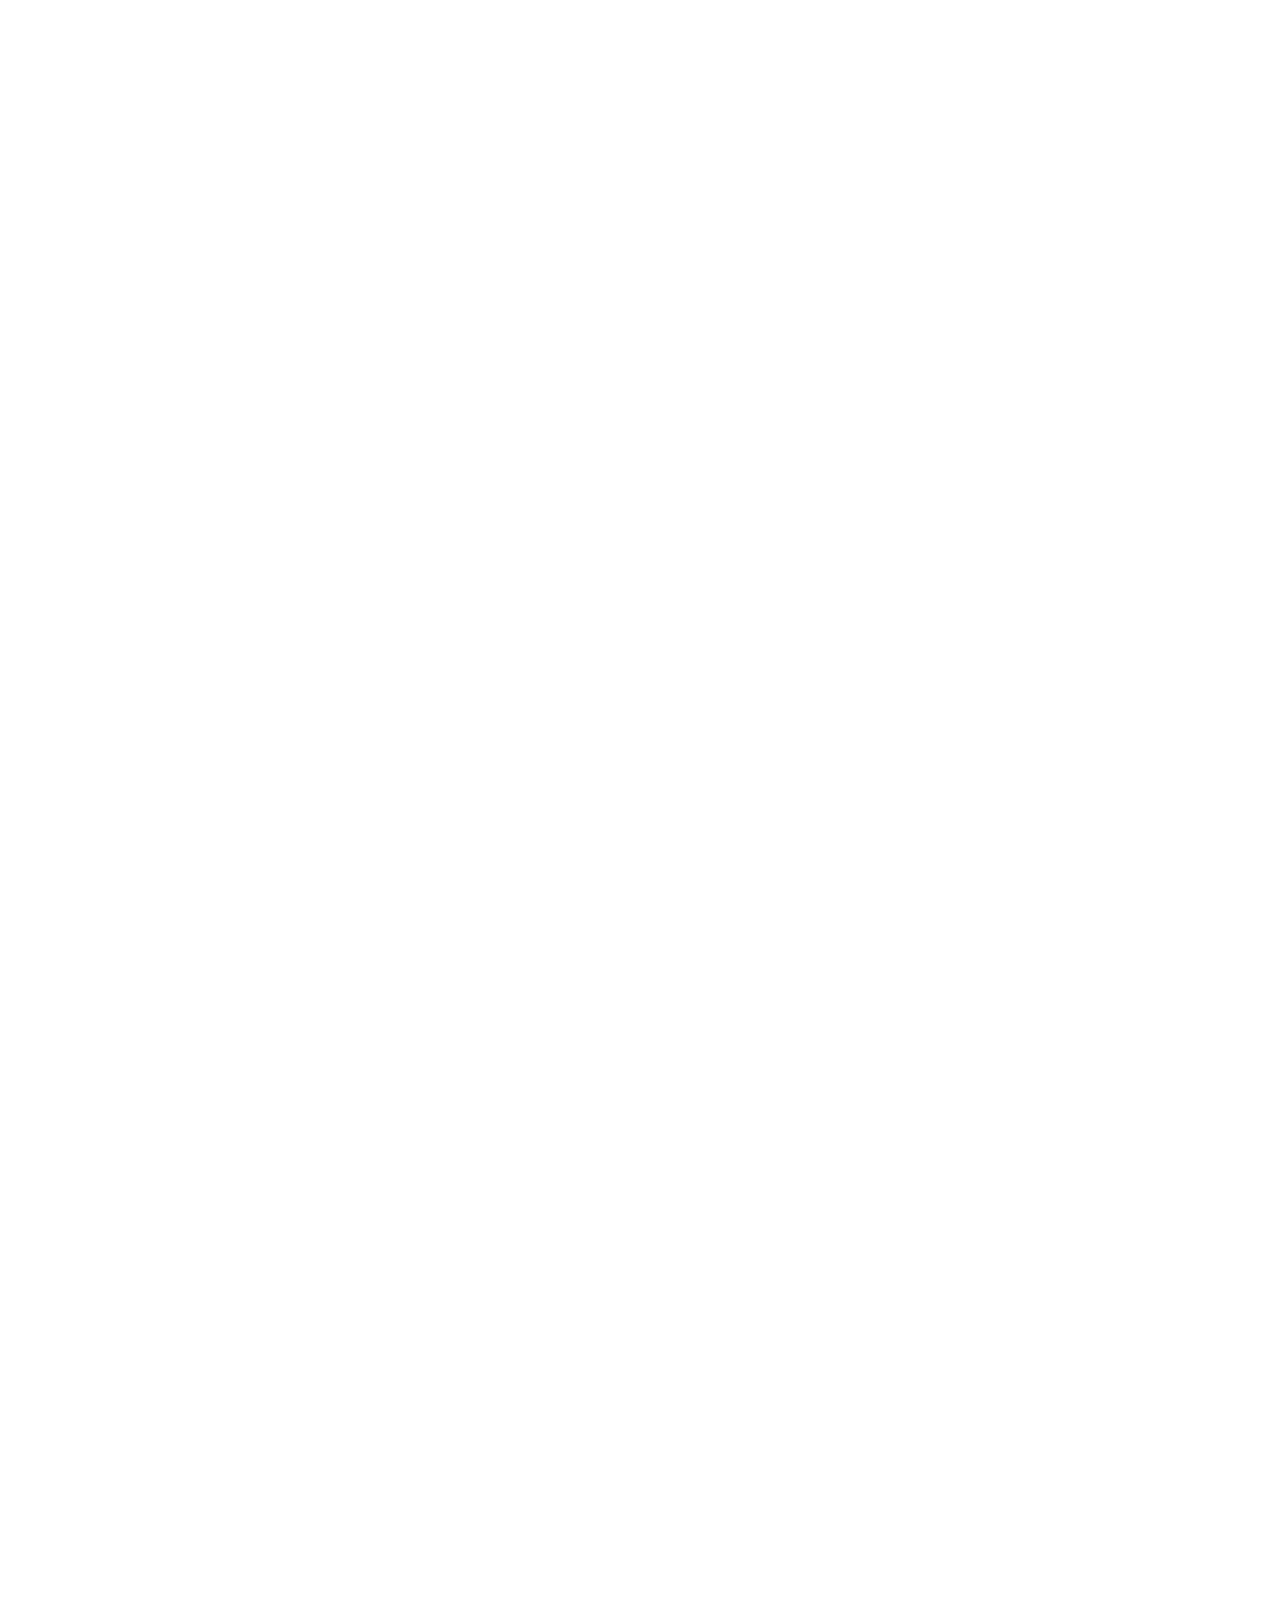
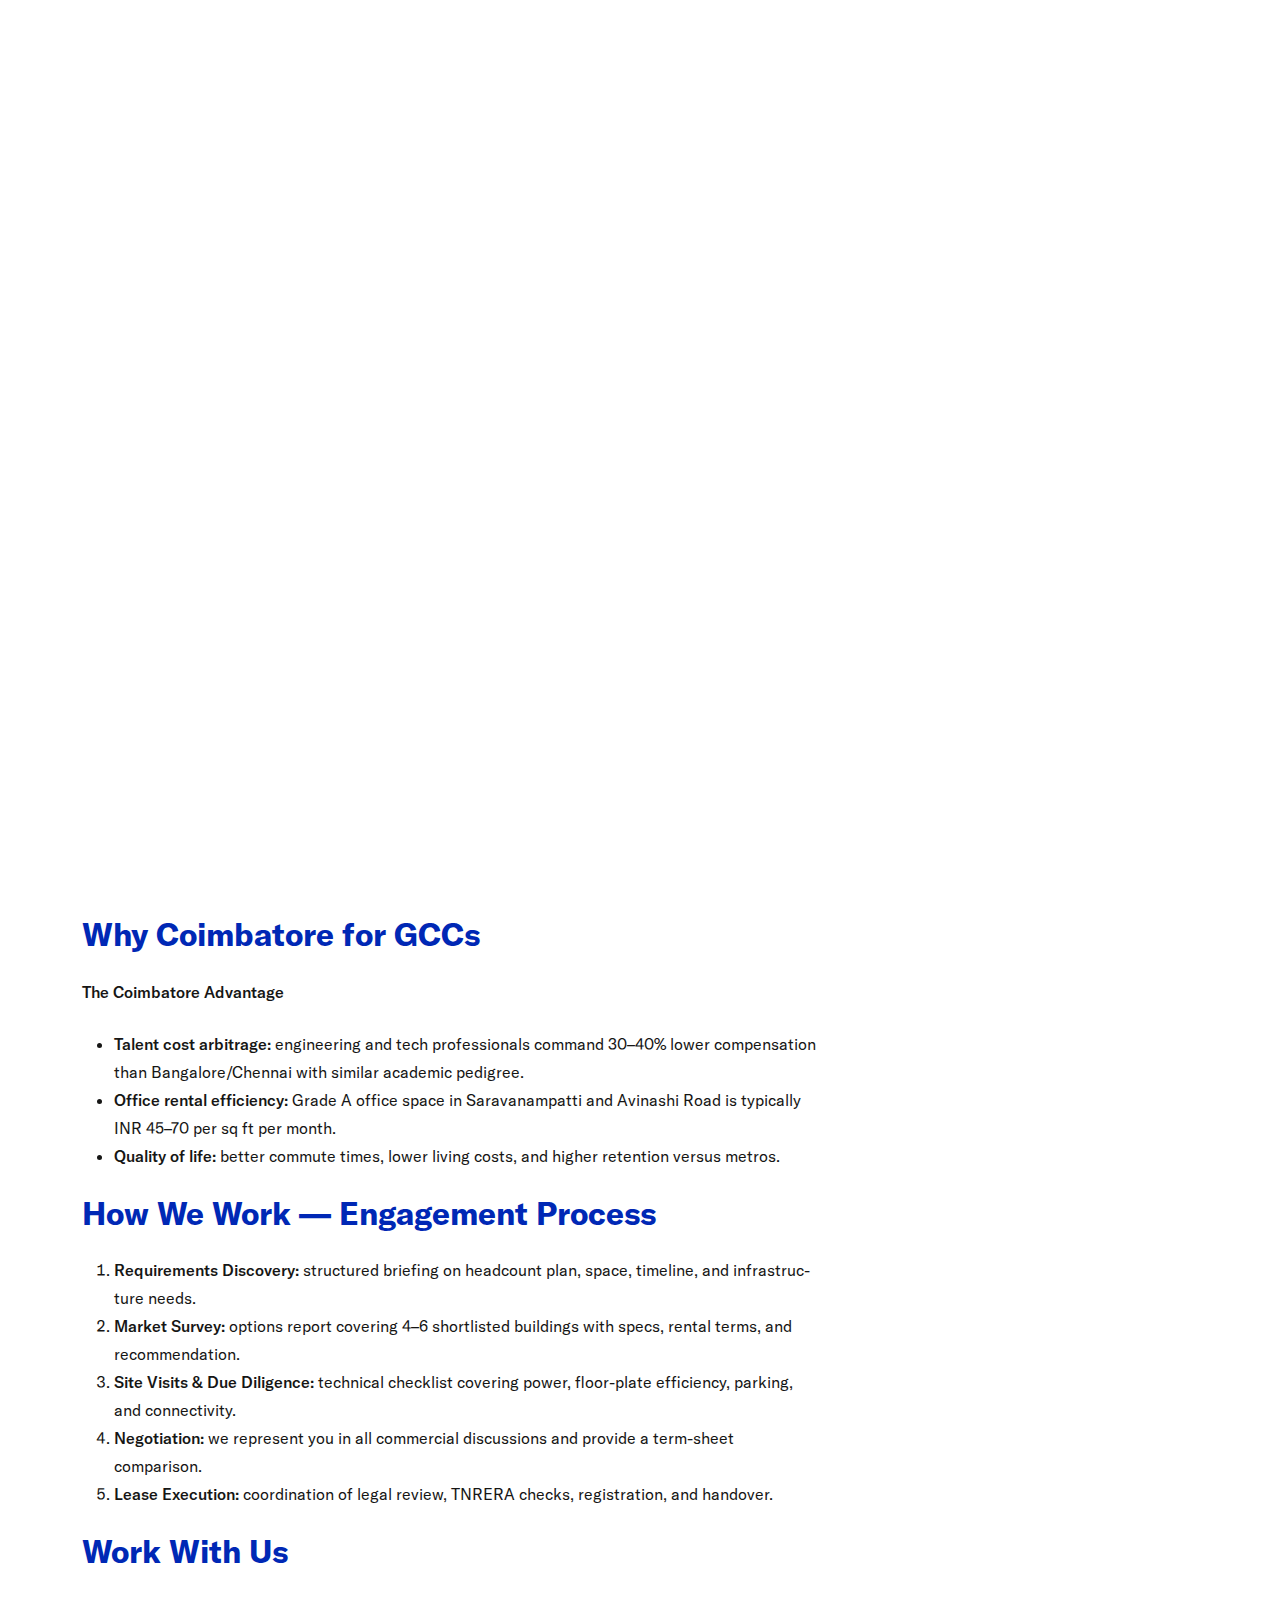
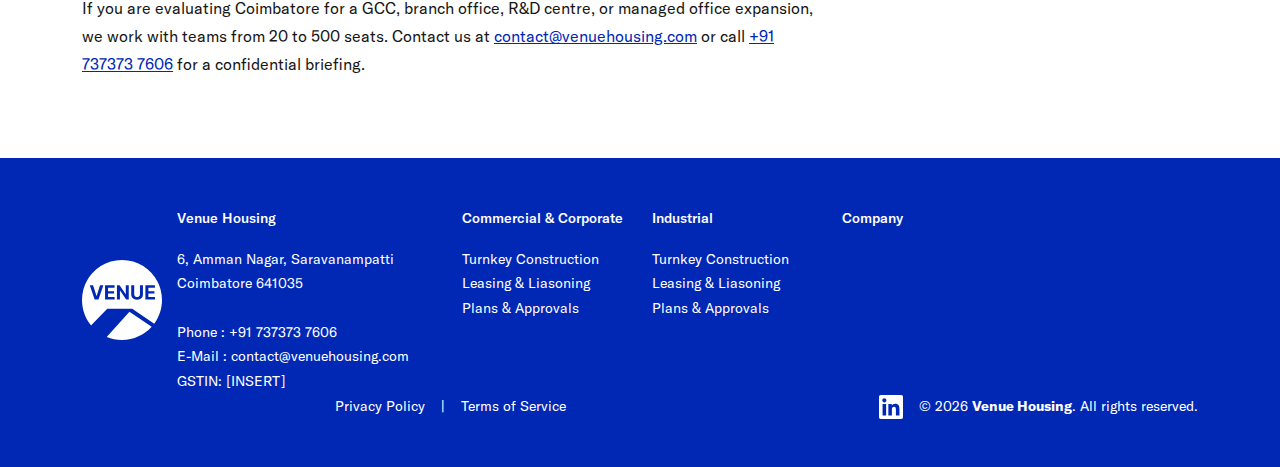
<file: gcc-advisory.html>
<!DOCTYPE html>
<html lang="en">
   <head>
       <!-- Google tag (gtag.js) -->
<script async src="https://www.googletagmanager.com/gtag/js?id=G-W1GZTS7PZ5"></script>
<script>
  window.dataLayer = window.dataLayer || [];
  function gtag(){dataLayer.push(arguments);} 
  gtag('js', new Date());

  gtag('config', 'G-W1GZTS7PZ5');
</script>
      <title>GCC Advisory | Venue Housing — Coimbatore GCC Location Advisory</title>
      <meta charset="utf-8">
      <meta name="viewport" content="width=device-width, initial-scale=1, shrink-to-fit=no">
      <meta name="description" content="GCC Advisory and tenant representation services in Coimbatore — market assessment, site selection, lease negotiation, and regulatory execution.">
      <link rel="stylesheet" href="./assets/css/app.css" type="text/css">
   </head>
   <body>
      <div id="header-container"></div>
      <content>
         <header class="container">
            <div class="row mb-6">
               <div class="col-12 col-md-10">
                  <h1 class="text-primary mb-0">GCC Advisory & Tenant Representation — Coimbatore</h1>
               </div>
            </div>
         </header>

         <div class="vh-100 bg-primary section-two section-scroll" data-animation="sectionScroller" data-wrapper=".section-two" data-container=".slide-one, .slide-two, .slide-three">
            <div class="position-absolute slide-one">
               <div class="container-fluid">
                  <div class="row vh-100 align-items-center">
                     <div class="col-md-6 col-lg-5 col-xl-4 offset-md-1 text-white">
                        <div class="content--text">
                           <div class="d-flex">
                              <div class="col-8">
                                 <h4 class="mb-8">What we do</h4>
                              </div>
                              <div class="col-4 text-end"><span>1 — 3</span></div>
                           </div>
                           <h2 class="h1 mb-6">Market Assessment & Site Selection</h2>
                           <p class="mb-5">We provide structured market intelligence on Coimbatore's office micro-markets — Saravanampatti, Avinashi Road, and Peelamedu — including current supply and vacancy data, Grade A building specifications, rental benchmarks, and infrastructure quality assessments. Our assessments are built on direct landlord relationships and ground-level transaction data.</p>
                        </div>
                     </div>
                     <div class="col-md-4 col-lg-5 col-xl-6 p-0 offset-md-1 d-none d-md-block">
                        <picture class="content--img vh-100">
                           <source media="(min-width: 768px)" srcset="./media/comm_hero.webp">
                           <img class="img-cover" src="./media/comm_hero.webp" alt="market assessment">
                        </picture>
                     </div>
                  </div>
               </div>
            </div>
            <div class="position-absolute slide-two">
               <div class="container-fluid">
                  <div class="row vh-100 align-items-center">
                     <div class="col-md-6 col-lg-5 col-xl-4 offset-md-1 text-white">
                        <div class="content--text">
                           <div class="d-flex">
                              <div class="col-8">
                                 <h4 class="mb-8">What we do</h4>
                              </div>
                              <div class="col-4 text-end"><span>2 — 3</span></div>
                           </div>
                           <h2 class="h1 mb-6">Tenant Representation & Lease Negotiation</h2>
                           <p class="mb-5">We act exclusively in your interest as a tenant representative. Our mandate covers requirements scoping, shortlisting, site visits, technical due diligence, and structured negotiation of all commercial terms — rent-free periods, lock-in and exit provisions, escalation clauses, security deposits, fit-out contributions, and maintenance obligations. Our fee is landlord-paid under a disclosed commission.</p>
                        </div>
                     </div>
                     <div class="col-md-4 col-lg-5 col-xl-6 p-0 offset-md-1 d-none d-md-block">
                        <picture class="content--img vh-100">
                           <source media="(min-width: 768px)" srcset="./media/comm_turn.webp">
                           <img class="img-cover" src="./media/comm_turn.webp" alt="tenant representation">
                        </picture>
                     </div>
                  </div>
               </div>
            </div>
            <div class="position-absolute slide-three">
               <div class="container-fluid">
                  <div class="row vh-100 align-items-center">
                     <div class="col-md-6 col-lg-5 col-xl-4 offset-md-1 text-white">
                        <div class="content--text">
                           <div class="d-flex">
                              <div class="col-8">
                                 <h4 class="mb-8">What we do</h4>
                              </div>
                              <div class="col-4 text-end"><span>3 — 3</span></div>
                           </div>
                           <h2 class="h1 mb-6">Regulatory & Transaction Execution</h2>
                           <p class="mb-5">Once terms are agreed, we coordinate lease documentation under Leave & Licence or Lease Deed structures, TNRERA compliance checks, stamp duty and registration, and landlord KYC. We liaise with your legal and FEMA advisors when the occupying entity is a foreign subsidiary or branch.</p>
                        </div>
                     </div>
                     <div class="col-md-4 col-lg-5 col-xl-6 p-0 offset-md-1 d-none d-md-block">
                        <picture class="content--img vh-100">
                           <source media="(min-width: 768px)" srcset="./media/index_prop.webp">
                           <img class="img-cover" src="./media/index_prop.webp" alt="transaction execution">
                        </picture>
                     </div>
                  </div>
               </div>
            </div>
         </div>

         <div class="container py-6">
            <div class="row">
               <div class="col-12 col-md-8">
                  <h2 class="text-primary mb-4">Why Coimbatore for GCCs</h2>
                  <p class="mb-4"><strong>The Coimbatore Advantage</strong></p>
                  <ul class="mb-4">
                     <li><strong>Talent cost arbitrage:</strong> engineering and tech professionals command 30–40% lower compensation than Bangalore/Chennai with similar academic pedigree.</li>
                     <li><strong>Office rental efficiency:</strong> Grade A office space in Saravanampatti and Avinashi Road is typically INR 45–70 per sq ft per month.</li>
                     <li><strong>Quality of life:</strong> better commute times, lower living costs, and higher retention versus metros.</li>
                  </ul>

                  <h2 class="text-primary mb-4">How We Work — Engagement Process</h2>
                  <ol class="mb-4">
                     <li><strong>Requirements Discovery:</strong> structured briefing on headcount plan, space, timeline, and infrastructure needs.</li>
                     <li><strong>Market Survey:</strong> options report covering 4–6 shortlisted buildings with specs, rental terms, and recommendation.</li>
                     <li><strong>Site Visits & Due Diligence:</strong> technical checklist covering power, floor-plate efficiency, parking, and connectivity.</li>
                     <li><strong>Negotiation:</strong> we represent you in all commercial discussions and provide a term-sheet comparison.</li>
                     <li><strong>Lease Execution:</strong> coordination of legal review, TNRERA checks, registration, and handover.</li>
                  </ol>

                  <h2 class="text-primary mb-4">Work With Us</h2>
                  <p>If you are evaluating Coimbatore for a GCC, branch office, R&D centre, or managed office expansion, we work with teams from 20 to 500 seats. Contact us at <a href="mailto:contact@venuehousing.com">contact@venuehousing.com</a> or call <a href="tel:+917373737606">+91 737373 7606</a> for a confidential briefing.</p>
               </div>
            </div>
         </div>
      </content>

      <footer>
         <div id="footer-container"></div>
      </footer>

    <!-- WhatsApp Button -->
    <a href="https://wa.me/917373737606?text=Hi%20Venue%20Housing%2C%20I%27m%20interested%20in%20learning%20more%20about%20your%20services" target="_blank" rel="noopener noreferrer" class="whatsapp-btn" title="Chat with us on WhatsApp">
       <svg width="50" height="50" viewBox="0 0 50 50" fill="none" xmlns="http://www.w3.org/2000/svg">
          <rect width="50" height="50" rx="10" fill="#25D366"/>
          <path d="M25 12C17.82 12 12 17.82 12 25c0 2.03.45 3.96 1.28 5.69L12 38l7.5-1.28c1.71.76 3.62 1.28 5.5 1.28 7.18 0 13-5.82 13-13S32.18 12 25 12zm0 23.5c-1.81 0-3.53-.37-5.09-.98l-.36-.18-3.76.64.64-3.64-.19-.37c-.65-1.41-.99-2.99-.99-4.62 0-5.77 4.73-10.5 10.5-10.5s10.5 4.73 10.5 10.5-4.73 10.5-10.5 10.5zm5.28-8.02c-.29-.15-1.71-.84-1.98-.94-.27-.1-.46-.15-.65.15-.19.29-.74.94-.91 1.13-.17.19-.34.22-.63.07-.29-.15-1.22-.45-2.33-1.43-.86-.77-1.44-1.71-1.61-2-.17-.29-.02-.44.13-.58.13-.13.29-.34.44-.51.15-.17.19-.29.29-.49.1-.2.05-.37-.02-.52-.07-.15-.65-1.57-.89-2.15-.24-.55-.47-.47-.65-.48-.17-.01-.36-.01-.55-.01-.19 0-.5.07-.76.36-.26.29-.99.97-.99 2.37 0 1.4 1.01 2.75 1.15 2.94.14.19 1.92 2.94 4.66 4.11.33.15.59.24.79.31.33.1.63.09.87-.05.27-.15 1.71-.85 1.98-1.68.27-1.25.27-2.32.19-2.56-.08-.24-.31-.37-.6-.51z" fill="white"/>
       </svg>
    </a>

    <style>
    .whatsapp-btn {position: fixed; bottom: 20px; right: 20px; z-index: 999; transition: all 0.3s ease; border: none; text-decoration: none; display: flex; align-items: center; justify-content: center;}
    .whatsapp-btn:hover {transform: scale(1.1);} .whatsapp-btn img {width: auto; height: auto;}
    </style>

    <script src="assets/js/app.js" defer></script>
    <script src="./assets/js/footer-loader.js" defer></script>
   </body>
</html>
</file>
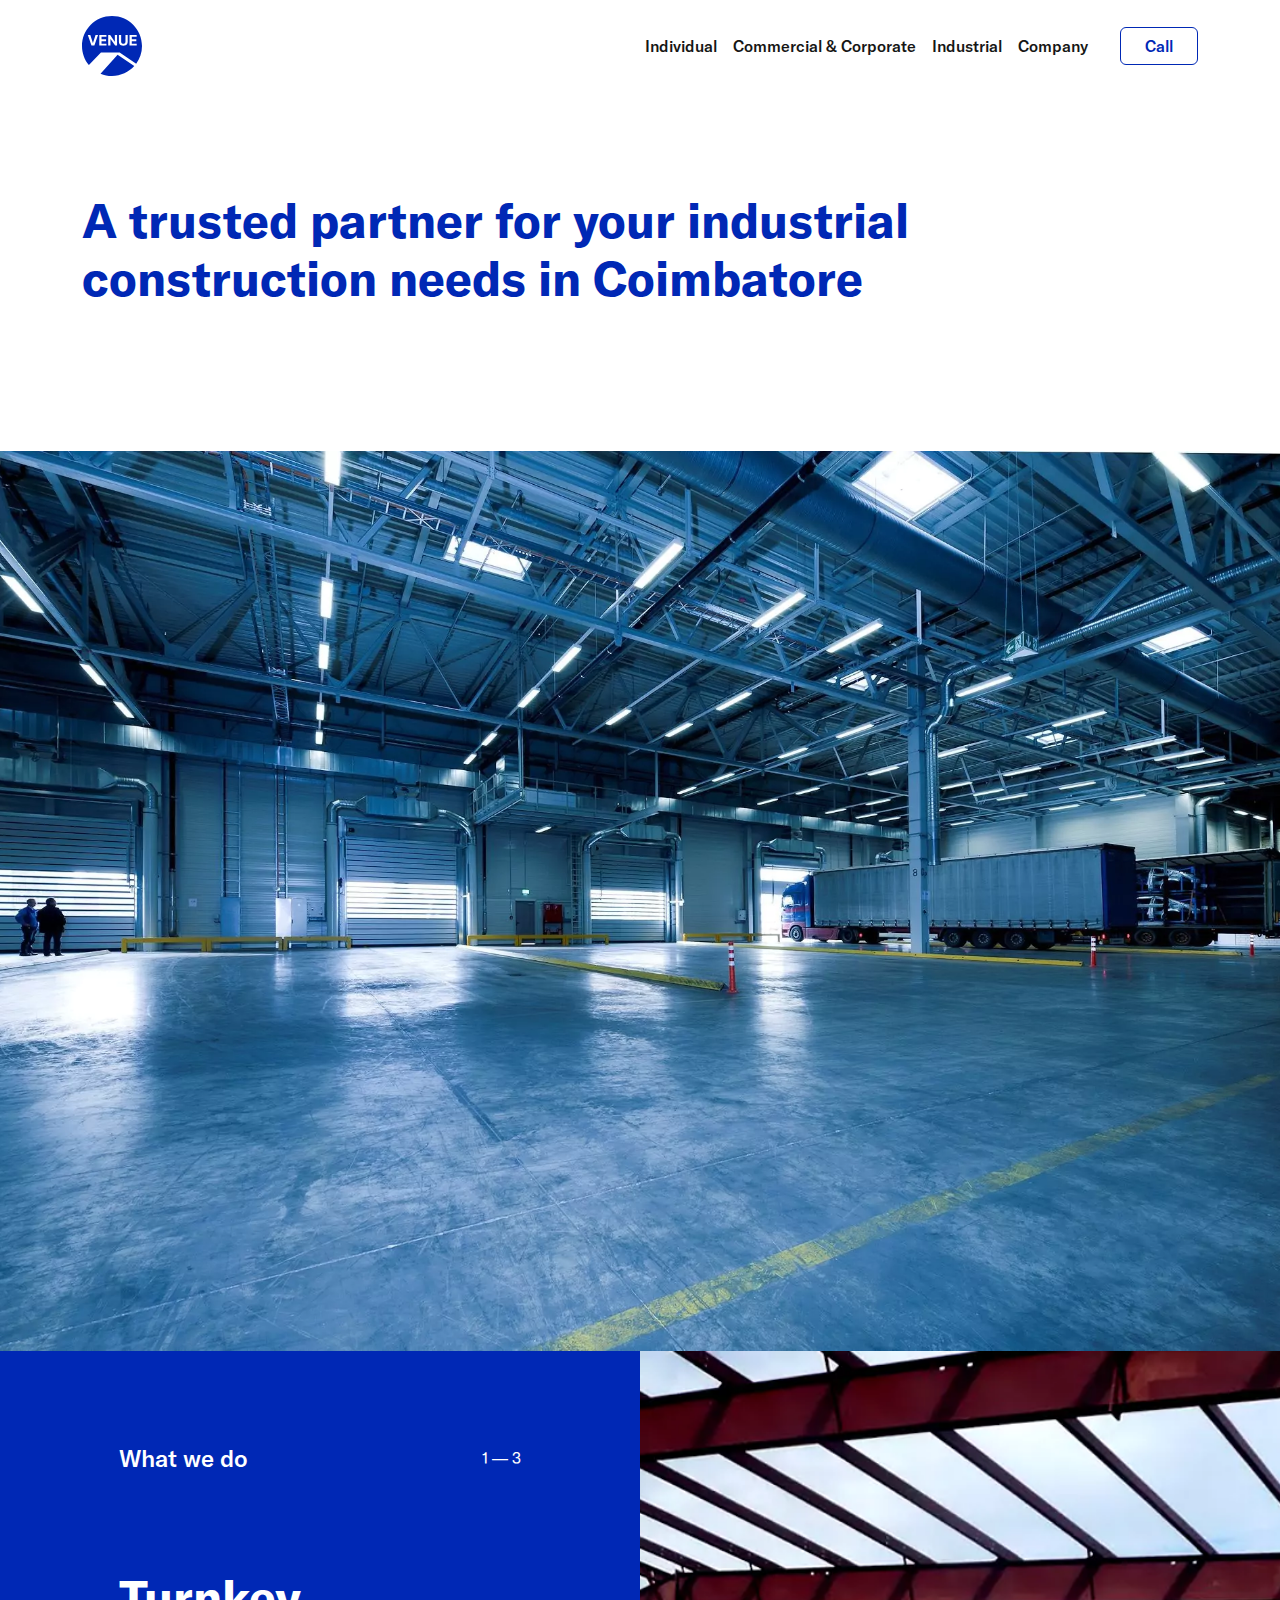
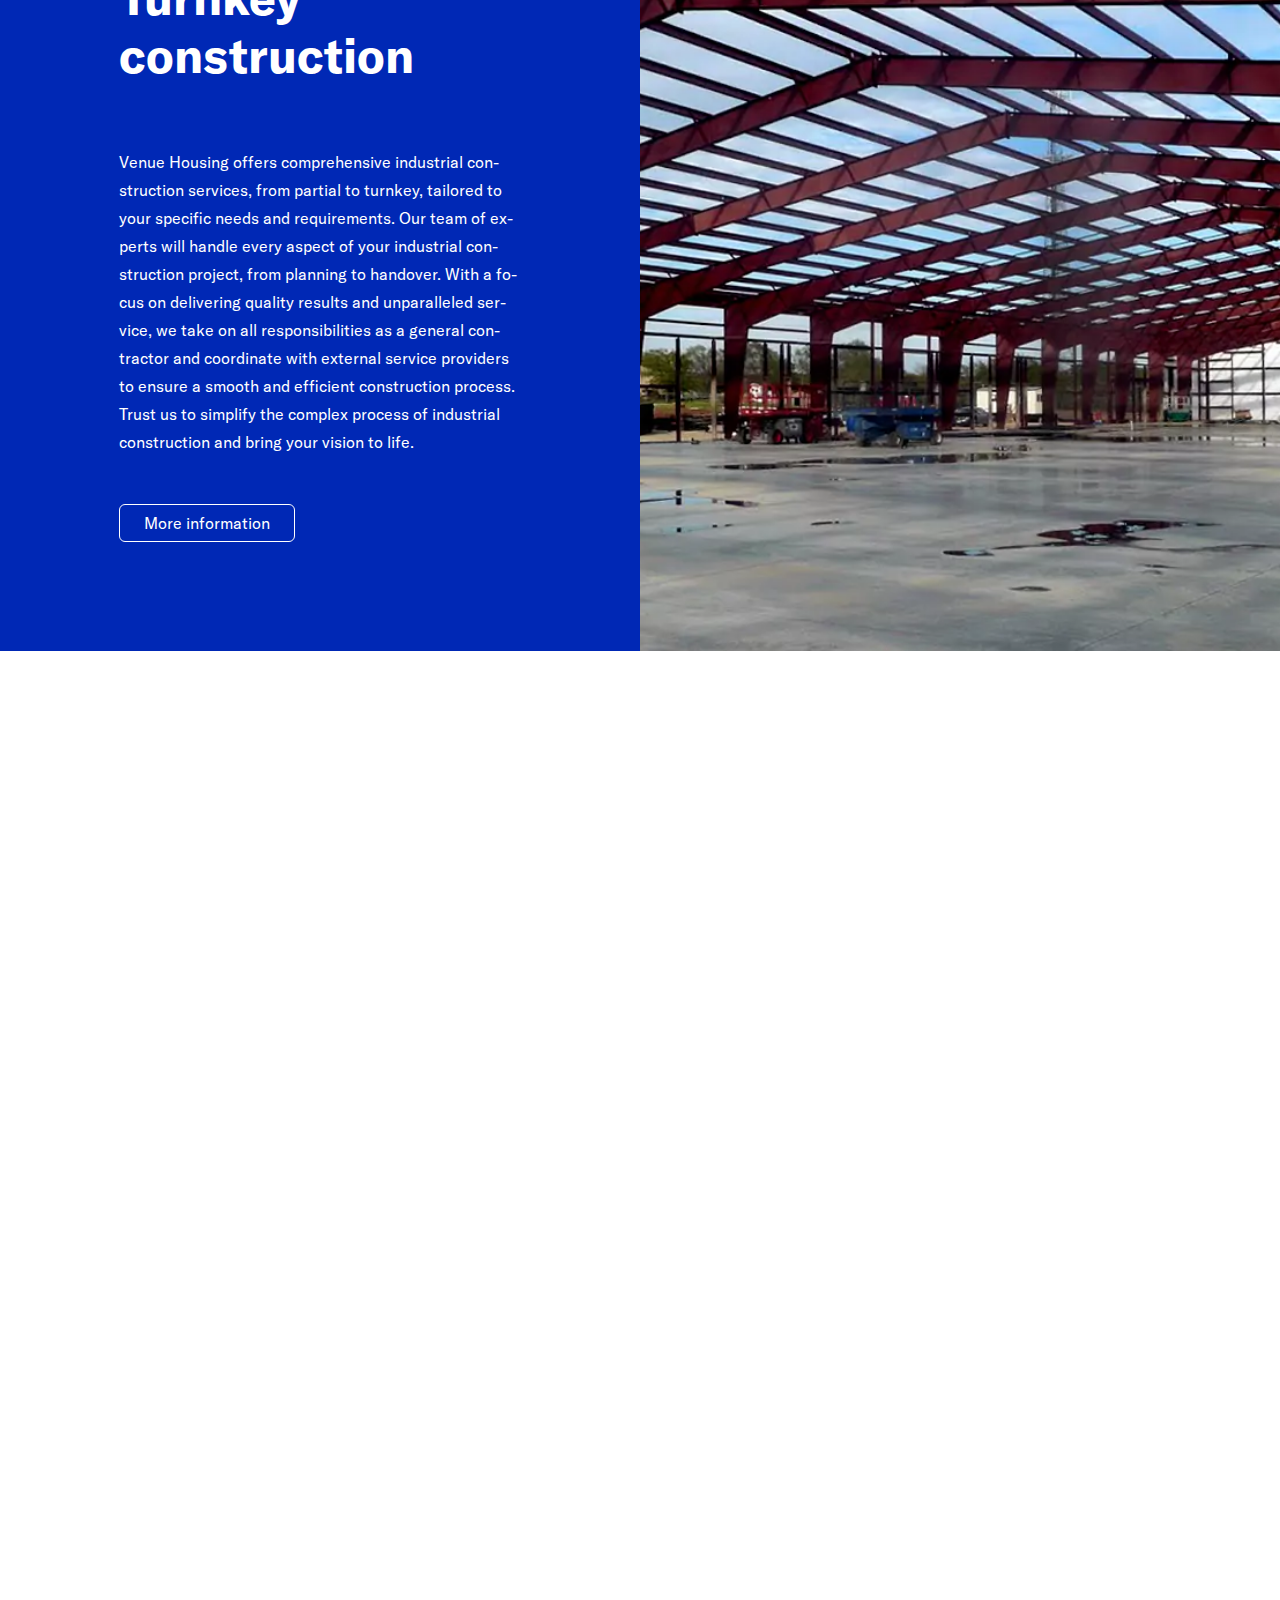
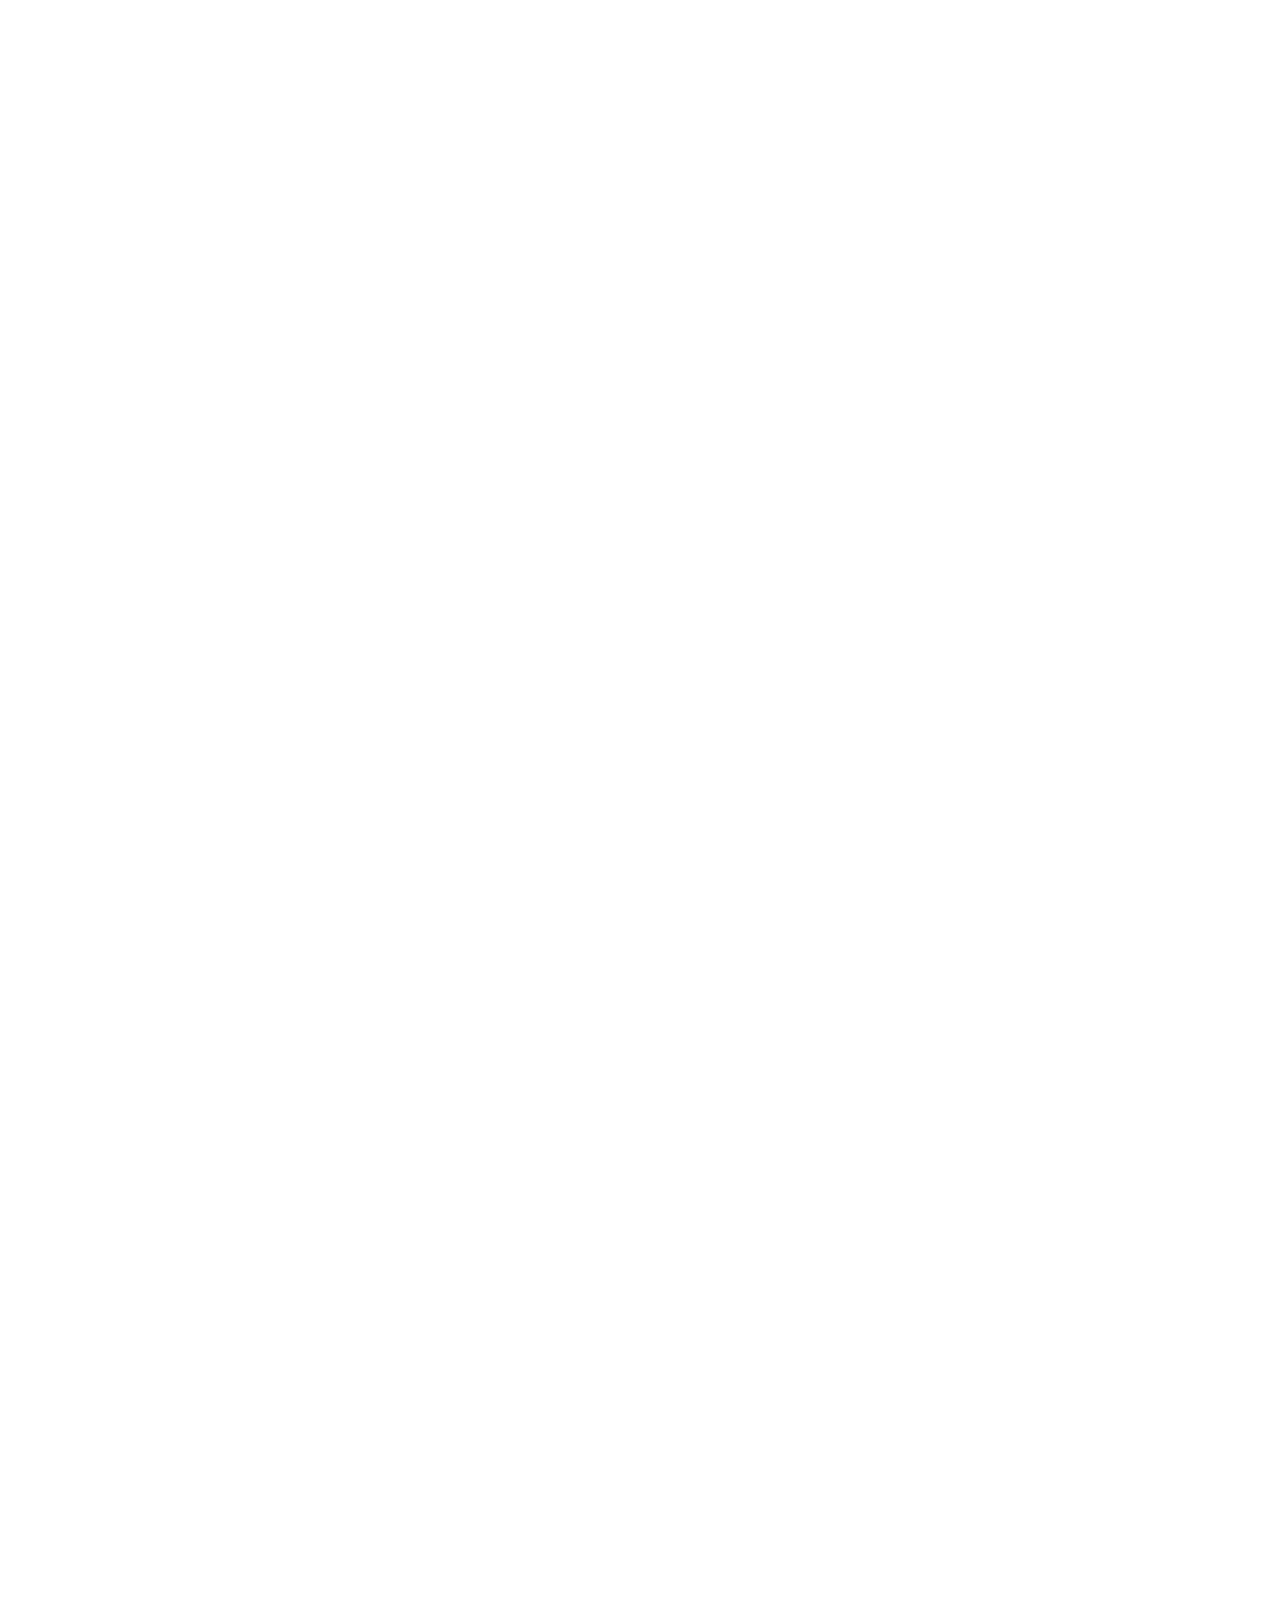
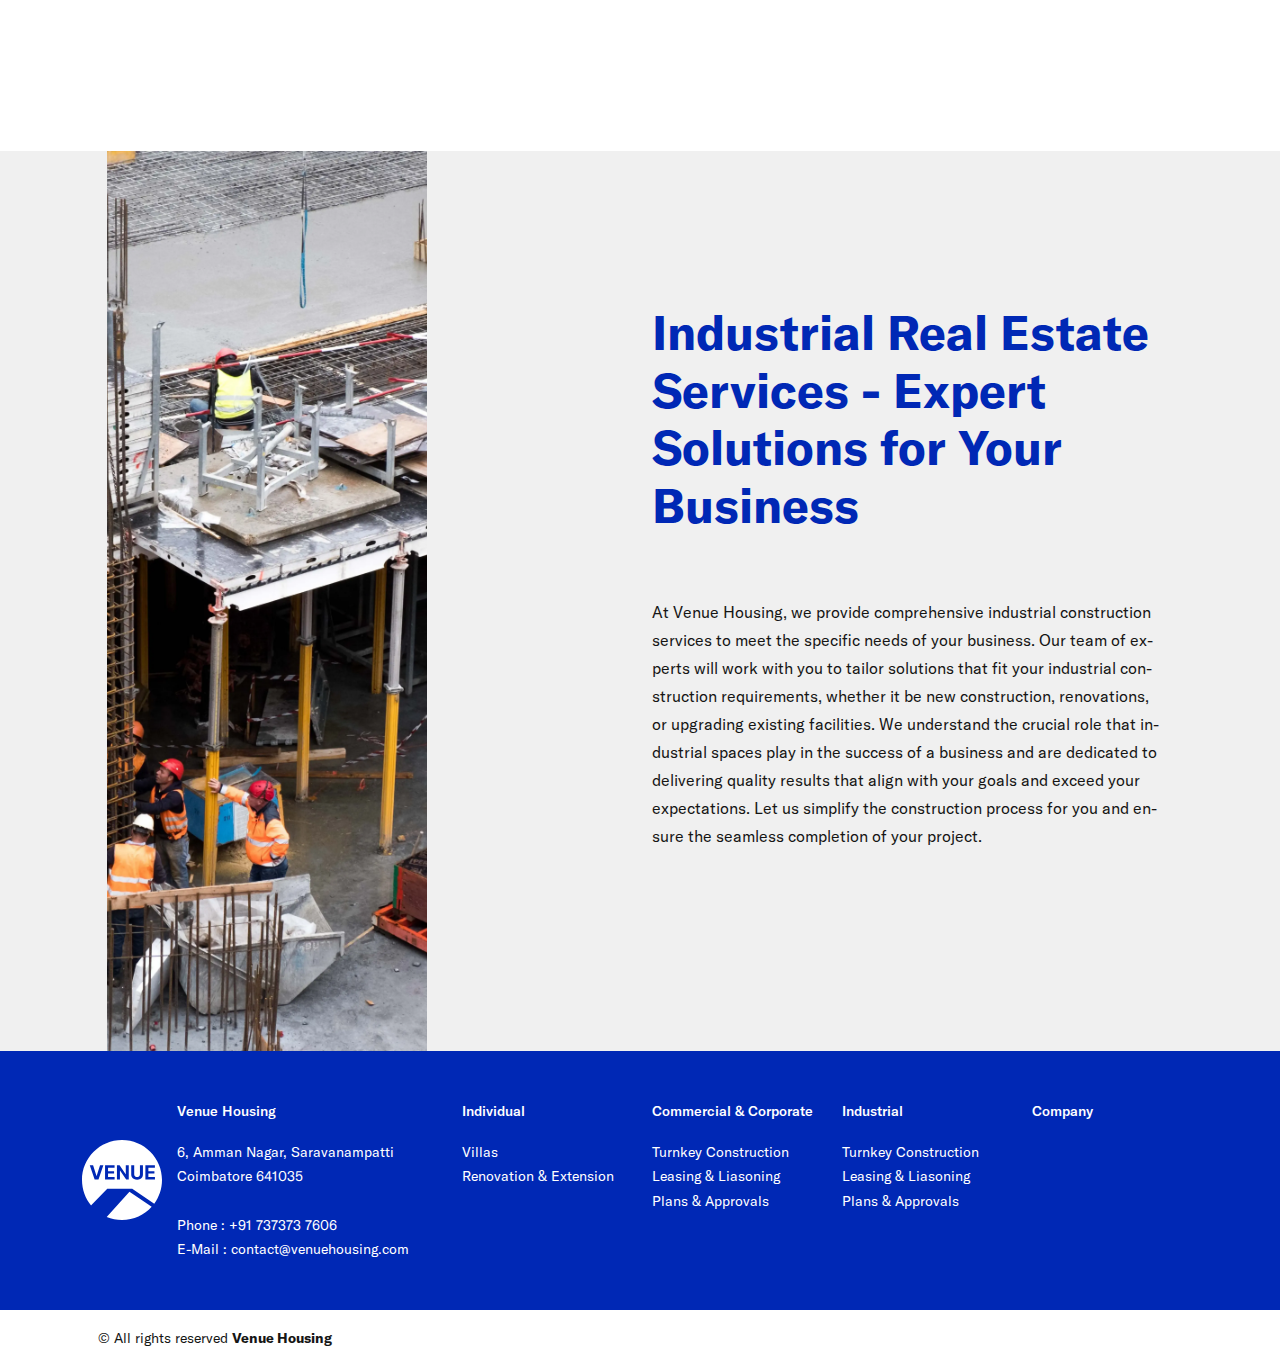
<file: industrial.html>
<!DOCTYPE html>
<html lang="en">
   <head>
       <!-- Google tag (gtag.js) -->
<script async src="https://www.googletagmanager.com/gtag/js?id=G-W1GZTS7PZ5"></script>
<script>
  window.dataLayer = window.dataLayer || [];
  function gtag(){dataLayer.push(arguments);}
  gtag('js', new Date());

  gtag('config', 'G-W1GZTS7PZ5');
</script>
      <title>Industrial Construction in Coimbatore - Professional Services & Quality Results</title>
      <meta charset="utf-8">
      <meta name="viewport" content="width=device-width, initial-scale=1, shrink-to-fit=no">
      <meta http-equiv="x-ua-compatible" content="ie=edge">
      <meta name="content-language" content="en">
      <meta property="og:title" content="Industrial Construction in Coimbatore - Professional Services & Quality Results">
      <meta property="og:description" content="Venue Housing offers expert industrial construction solutions in Coimbatore. Our dedicated team of professionals is committed to providing exceptional service and delivering quality results for your industrial construction projects. Whether you're in need of building a new factory, warehouse, or any other industrial space, we'll work closely with you to design a custom solution that fits your specific requirements. With a focus on efficiency, attention to detail, and quality, trust us to bring your industrial construction vision to life and exceed your expectations.">
      <meta property="og:type" content="website">
      <meta property="og:url" content="index.html">
      <meta name="twitter:card" content="summary-large-image">
      <meta name="twitter:description" content="Venue Housing offers expert industrial construction solutions in Coimbatore. Our dedicated team of professionals is committed to providing exceptional service and delivering quality results for your industrial construction projects. Whether you're in need of building a new factory, warehouse, or any other industrial space, we'll work closely with you to design a custom solution that fits your specific requirements. With a focus on efficiency, attention to detail, and quality, trust us to bring your industrial construction vision to life and exceed your expectations.">
      <meta name="twitter:title" content="Industrial Construction in Coimbatore - Professional Services & Quality Results">
      <meta name="robots" content="index, follow">
      <meta name="abstract" content="Venue Housing offers expert industrial construction solutions in Coimbatore. Our dedicated team of professionals is committed to providing exceptional service and delivering quality results for your industrial construction projects. Whether you're in need of building a new factory, warehouse, or any other industrial space, we'll work closely with you to design a custom solution that fits your specific requirements. With a focus on efficiency, attention to detail, and quality, trust us to bring your industrial construction vision to life and exceed your expectations.">
      <meta name="title" content="Industrialg Construction in Coimbatore - Professional Services & Quality Results">
      <meta name="description" content="Venue Housing offers expert industrial construction solutions in Coimbatore. Our dedicated team of professionals is committed to providing exceptional service and delivering quality results for your industrial construction projects. Whether you're in need of building a new factory, warehouse, or any other industrial space, we'll work closely with you to design a custom solution that fits your specific requirements. With a focus on efficiency, attention to detail, and quality, trust us to bring your industrial construction vision to life and exceed your expectations.">
      <meta name="audience" content="all">
      <meta name="revisit-after" content="10 days">
      <link rel="canonical" href="index.html">
      <meta rel="apple-touch-icon" sizes="180x180" href="./apple-touch-icon.png">
      <meta rel="icon" type="image/png" sizes="32x32" href="./favicon-32x32.png">
      <meta rel="icon" type="image/png" sizes="16x16" href="./favicon-16x16.png">
      <meta rel="manifest" href="./site.html">
      <meta rel="mask-icon" href="./safari-pinned-tab.svg" color="#F9423A">
      <meta name="msapplication-TileColor" content="#F9423A">
      <meta name="theme-color" content="#ffffff">
      <link rel="stylesheet" href="./assets/css/app.css" type="text/css">
       <meta name="msvalidate.01" content="B2FD6A0C333464F223A92E866F2CAE66" />
   </head>
   <body>
      <header class="position-absolute w-100 bg-white">
         <div class="container">
            <nav class="navbar navbar-expand-lg row py-3">
               <div class="col-12 col-lg-2 d-flex">
                  <a class="navbar-brand p-0 col-6 col-md-3 col-lg-12" href="./index.html"><img src="./VH_logo.svg" width="60" height="60">
                  </a>
                  <button class="navbar-toggler collapsed ms-auto p-0" type="button" data-bs-toggle="collapse" data-bs-target="#navBarContent" aria-controls="navBarContent" aria-expanded="false" aria-label="Toggle navigation">
                  <span class="navbar-toggler-icon">
                  <img class="icon" id="menu" src="./assets/img/menu.png" alt="Menu" width="30" height="30">
                  <img class="icon" id="close" src="./assets/img/close.png" alt="close" width="30" height="30">
                  </span>
                  </button>
               </div>
               <div class="col-12 col-lg-10 py-3 mt-3 mt-lg-0 py-lg-0 collapse navbar-collapse justify-content-end" id="navBarContent">
                  <ul class="navbar-nav align-items-center">
                     <li class="nav-item d-lg-none"><a class="nav-link" href="./index.html">Home</a></li>
                     <li class="nav-item"><a class="nav-link" href="./private.html">Individual</a></li>
                     <li class="nav-item"><a class="nav-link" href="./commercial.html">Commercial & Corporate</a></li>
                     <li class="nav-item"><a class="nav-link" href="./industrial.html">Industrial</a></li>
                     <li class="nav-item"><a class="nav-link" href="./company.html">Company</a></li>
                     <li class="nav-item ms-lg-4 mt-4 mt-lg-0"><a class="btn btn-outline-primary font-weight-medium" href="tel:+917373737606">Call</a></li>
                  </ul>
               </div>
            </nav>
         </div>
      </header>
      <content>
         <header class="container">
            <div class="row mb-6">
               <div class="col-12 col-md-10">
                  <h1 class="text-primary mb-0">A trusted partner for your industrial construction needs in Coimbatore</h1>
               </div>
            </div>
         </header>
         <div class="jumbotron-container section-one" data-animation="reduce" data-trigger=".section-two">
            <div class="jumbotron jumbotron-fluid vh-100 overflow-hidden">
               <picture class="w-100 vh-100">
                  <source media="(min-width: 768px)" srcset="./media/ind_hero.webp">
                  <source type="image/webp" srcset="./media/ind_hero.webp">
                  <img class="img-cover" src="./media/ind_hero.webp" alt="Venue Housing industrial construction">
               </picture>
            </div>
         </div>
         <div class="vh-100 bg-primary section-two section-scroll" data-animation="sectionScroller" data-wrapper=".section-two" data-container=".content-one, .content-two, .content-three">
            <div class="position-absolute content-one">
               <div class="container-fluid">
                  <div class="row vh-100 align-items-center">
                     <div class="col-md-6 col-lg-5 col-xl-4 offset-md-1 text-white">
                        <div class="content--text">
                           <div class="d-flex">
                              <div class="col-8">
                                 <h4 class="mb-8">What we do</h4>
                              </div>
                              <div class="col-4 text-end"><span>1 — 3</span></div>
                           </div>
                           <h2 class="h1 mb-6">Turnkey construction</h2>
                           <p class="mb-5">Venue Housing offers comprehensive industrial construction services, from partial to turnkey, tailored to your specific needs and requirements. Our team of experts will handle every aspect of your industrial construction project, from planning to handover. With a focus on delivering quality results and unparalleled service, we take on all responsibilities as a general contractor and coordinate with external service providers to ensure a smooth and efficient construction process. Trust us to simplify the complex process of industrial construction and bring your vision to life.</p>
                           <p><a class="btn btn-outline-white" href="./industrial/turnkey-construction.html">More information</a></p>
                        </div>
                     </div>
                     <div class="col-md-4 col-lg-5 col-xl-6 p-0 offset-md-1 d-none d-md-block">
                        <picture class="content--img vh-100">
                           <source media="(min-width: 768px)" srcset="./media/ind_cons.webp">
                           <source type="image/webp" srcset="./media/ind_cons.webp">
                           <img class="img-cover" src="./media/ind_cons.webp" alt="turnkey industrial construction coimbatore">
                        </picture>
                     </div>
                  </div>
               </div>
            </div>
            <div class="position-absolute content-two">
               <div class="container-fluid">
                  <div class="row vh-100 align-items-center">
                     <div class="col-md-6 col-lg-5 col-xl-4 offset-md-1 text-white">
                        <div class="content--text">
                           <div class="d-flex">
                              <div class="col-8">
                                 <h4 class="mb-8">What we do</h4>
                              </div>
                              <div class="col-4 text-end"><span>2 — 3</span></div>
                           </div>
                           <h2 class="h1 mb-6">Leasing and liasoning</h2>
                           <p class="mb-5">At Venue Housing, we understand that building plans and approvals can be a complex and time-consuming process. That's why we offer a comprehensive plans and approvals service to streamline the construction process for you. Our team of experts will work closely with you to ensure that your plans are in compliance with all necessary regulations and standards. Trust us to take the stress out of the plans and approvals process so that you can focus on building your dream.</p>
                           <p><a class="btn btn-outline-white" href="./commercial/liason.html">More information</a></p>
                        </div>
                     </div>
                     <div class="col-md-4 col-lg-5 col-xl-6 p-0 offset-md-1 d-none d-md-block">
                        <picture class="content--img vh-100">
                           <source media="(min-width: 768px)" srcset="./media/ind_lease.webp">
                           <source type="image/webp" srcset="./media/ind_lease.webp">
                           <img class="img-cover" src="./media/ind_lease.webp" alt="industrial leasing coimbatore">
                        </picture>
                     </div>
                  </div>
               </div>
            </div>
            <div class="position-absolute content-three">
               <div class="container-fluid">
                  <div class="row vh-100 align-items-center">
                     <div class="col-md-6 col-lg-5 col-xl-4 offset-md-1 text-white">
                        <div class="content--text">
                           <div class="d-flex">
                              <div class="col-8">
                                 <h4 class="mb-8">What we do</h4>
                              </div>
                              <div class="col-4 text-end"><span>3 — 3</span></div>
                           </div>
                           <h2 class="h1 mb-6">Plans and Approvals</h2>
                           <p class="mb-5">At Venue Housing, we understand that building plans and approvals can be a complex and time-consuming process. That's why we offer a comprehensive plans and approvals service to streamline the construction process for you. Our team of experts will work closely with you to ensure that your plans are in compliance with all necessary regulations and standards. Trust us to take the stress out of the plans and approvals process so that you can focus on building your dream.</p>
                           <p><a class="btn btn-outline-white" href="./commercial/plans.html">More information</a></p>
                        </div>
                     </div>
                     <div class="col-md-4 col-lg-5 col-xl-6 p-0 offset-md-1 d-none d-md-block">
                        <picture class="content--img vh-100">
                           <source media="(min-width: 768px)" srcset="./media/ind_plan.webp">
                           <source type="image/webp" srcset="./media/ind_plan.webp">
                           <img class="img-cover" src="./media/ind_plan.webp" alt="industrial planning coimbatore">
                        </picture>
                     </div>
                  </div>
               </div>
            </div>
         </div>
         <div class="container-fluid bg-accent bg-opacity-10 section-four">
            <div class="row min-vh-100 align-items-center py-7 py-md-0">
               <div class="col-12 col-md-3 p-md-0 offset-md-1 align-self-end mb-6 mb-md-0">
                  <div class="carousel slide carousel-fade" data-bs-ride="carousel" data-bs-touch="false" data-bs-pause="false">
                     <div class="carousel-inner">
                        <div>
                           <picture class="content--img vh-100">
                              <source media="(min-width: 768px)" srcset="./media/ind_serv.webp">
                              <source type="image/webp" srcset="./media/ind_serv.webp">
                              <img class="img-cover" src="./media/ind_serv.webp" alt="industrial planning coimbatore">
                           </picture>
                        </div>
                     </div>
                  </div>
               </div>
               <div class="col-12 col-md-5 offset-md-2">
                  <div class="position-relative">
                     <h2 class="h1 mb-6 text-primary">Industrial Real Estate Services - Expert Solutions for Your Business</h2>
                     <p class="mb-5">At Venue Housing, we provide comprehensive industrial construction services to meet the specific needs of your business. Our team of experts will work with you to tailor solutions that fit your industrial construction requirements, whether it be new construction, renovations, or upgrading existing facilities. We understand the crucial role that industrial spaces play in the success of a business and are dedicated to delivering quality results that align with your goals and exceed your expectations. Let us simplify the construction process for you and ensure the seamless completion of your project.</p>
                  </div>
               </div>
            </div>
         </div>
      </content>
      <footer>
         <nav class="bg-primary py-5 small">
            <div class="container">
               <div class="row text-white">
                  <div class="col-12 col-md-1 d-none d-md-block align-self-center"><a class="link-white" href="index.html"><img src="./VH_logo_w.svg" width="80" height="80"></a></div>
                  <div class="col-12 col-md-3 mb-4 mb-md-0">
                     <p class="font-weight-medium">Venue Housing</p>
                     <p class="mb-4"><a class="link-white text-decoration-none">6, Amman Nagar,
                        Saravanampatti<br>Coimbatore 641035</a>
                     </p>
                     <p class="mb-0">Phone : <a class="link-white text-decoration-none" href="tel:+917373737606">+91
                        737373 7606</a>
                     </p>
                     <p class="mb-0">E-Mail : <a class="link-white text-decoration-none" href="mailto:contact@venuehousing.com">contact@venuehousing.com</a></p>
                  </div>
                  <div class="col-12 col-md-2 mb-4 mb-md-0">
                     <p><a class="font-weight-medium link-white text-decoration-none" href="./private.html">Individual</a></p>
                     <ul class="nav flex-column">
                        <li class="nav-item"><a class="nav-link link-white p-0" href="./private/villas.html">Villas</a></li>
                        <li class="nav-item"><a class="nav-link link-white p-0" href="./private/renovation.html">Renovation & Extension</a>
                        </li>
                     </ul>
                  </div>
                  <div class="col-12 col-md-2 mb-4 mb-md-0">
                     <p><a class="font-weight-medium link-white text-decoration-none" href="./commercial.html">Commercial & Corporate</a></p>
                     <ul class="nav flex-column">
                        <li class="nav-item"><a class="nav-link link-white p-0" href="./commercial/turnkey-construction.html">Turnkey Construction</a></li>
                        <li class="nav-item"><a class="nav-link link-white p-0" href="./commercial/liason.html">Leasing & Liasoning</a></li>
                        <li class="nav-item"><a class="nav-link link-white p-0" href="./commercial/plans.html">Plans & Approvals</a></li>
                     </ul>
                  </div>
                  <div class="col-12 col-md-2 mb-4 mb-md-0">
                     <p><a class="font-weight-medium link-white text-decoration-none" href="./industrial.html">Industrial</a></p>
                     <ul class="nav flex-column">
                        <li class="nav-item"><a class="nav-link link-white p-0" href="./industrial/turnkey-construction.html">Turnkey Construction </a></li>
                        <li class="nav-item"><a class="nav-link link-white p-0" href="./commercial/liason.html">Leasing & Liasoning</a></li>
                        <li class="nav-item"><a class="nav-link link-white p-0" href="./commercial/plans.html">Plans & Approvals</a></li>
                     </ul>
                  </div>
                  <div class="col-12 col-md-2">
                     <p><a class="font-weight-medium link-white text-decoration-none" href="./company.html">Company</a></p>
                  </div>
               </div>
            </div>
         </nav>
         <nav class="_bg-accent py-2 small">
            <div class="container">
               <div class="row align-items-center justify-content-between">
                  <div class="col-12 col-md-8">
                     <ul class="navbar-nav flex-md-row">
                        <li class="nav-item ms-md-3 py-2">&copy; All rights reserved <b>Venue Housing</b></li>
                     </ul>
                  </div>
               </div>
            </div>
         </nav>
      </footer>
      <!-- <div id="loader-wrapper">
         <svg class="link-accent img-cover" id="loader" viewbox="0 0 100 100" preserveaspectratio="none">
         <path class="path" stroke="currentColor" fill="currentColor" stroke-width="2px" dur="10s" vector-effect="non-scaling-stroke" d="M 0 100 V 0 Q 50 0 100 0 V 100 z"></path>
         <animatemotion dur="10s" repeatcount="indefinite">
         <mpath xlink:href="#path"></mpath>
         </animatemotion>
         </svg>
         <svg class="logo text-white" width="203" height="236" viewBox="0 0 203 236" fill="none" overflow="visible" xml:space="preserve" xmlns="http://www.w3.org/2000/svg">
             <path fill-rule="evenodd" clip-rule="evenodd" d="M30.4548 193.001L37.1824 176.749C33.4029 177.165 24.0674 177.391 21.6107 175.615C18.3982 173.196 19.4186 165.902 19.4186 161.291V80.5599C19.4186 73.6812 18.3226 71.1867 23.5383 68.0875L43.91 55.4638C50.7131 51.0796 57.6296 47.0355 64.4706 42.689C71.1226 38.3048 78.0391 34.1851 84.8422 29.9898C88.2816 27.8733 91.5698 25.7945 95.1226 23.6024C100.414 20.352 101.17 19.4071 106.99 23.0355C120.634 31.615 134.089 39.8544 147.809 48.3583L178.461 67.4449C184.017 70.9977 183.601 70.9221 183.601 78.8591V159.59C183.601 163.634 184.357 172.062 182.241 174.708C179.784 177.769 172.301 176.824 167.425 176.824H154.952C154.272 176.824 153.516 176.9 152.836 176.9C150.644 176.9 150.984 176.56 150.644 176.182C150.644 176.258 150.568 176.258 150.568 176.409L147.356 184.572C146.335 187.18 144.748 190.393 143.992 193.001C158.316 192.85 172.716 193.001 187.003 193.001C194.071 193.001 201.97 194.626 202.423 187.029C202.764 180.377 202.423 172.969 202.423 166.166C202.423 138.5 202.423 110.834 202.423 83.1678C202.423 62.3048 204.2 64.7993 195.431 59.13L110.732 4.85596C99.6202 -2.24955 103.249 -2.17396 83.4438 10.4497C74.7887 16.0434 66.2848 21.5237 57.4407 27.1174C40.0926 38.267 22.9336 49.3032 5.58555 60.3772C3.24225 61.9268 1.05012 62.7205 0.634373 65.7819C0.218624 68.4654 0.558782 171.117 0.558782 180.188C0.558782 195.798 -0.121534 192.812 30.4548 193.039V193.001Z" fill="white" fill-opacity="0.74902"/>
             <path fill-rule="evenodd" clip-rule="evenodd" d="M35.4439 176.711L28.5273 192.963H52.9809C53.8502 192.547 53.8502 191.98 54.2659 191.035L64.2061 165.486C64.8864 163.785 67.1541 157.322 67.91 156.264L80.6092 188.465C81.025 189.675 81.8187 192.434 82.8392 193.001H108.502C107.482 190.091 106.083 187.105 104.798 184.119C97.6171 166.469 89.8313 148.516 82.688 130.979C82.0832 129.429 81.4029 127.917 80.7982 126.443C80.1935 125.083 79.5132 122.399 78.5683 122.248H57.8187C57.1384 124.365 55.9289 126.859 55.0596 129.051L46.5935 149.347C45.1951 152.749 35.5195 175.313 35.4439 176.787V176.711Z" fill="white"/>
             <path fill-rule="evenodd" clip-rule="evenodd" d="M145.126 193.001C145.92 190.394 147.545 187.181 148.565 184.573L151.853 176.409C151.853 176.258 151.929 176.258 151.929 176.183L174.417 122.211H149.964C148.943 122.438 146.335 130.148 145.995 131.017L135.035 158.948L122.335 126.746C121.92 125.537 121.126 122.778 120.105 122.211H94.4424C95.4629 125.121 96.8613 128.107 98.1463 131.093C99.3558 134.154 100.49 136.913 101.775 139.899L120.257 184.233C120.672 185.291 123.28 192.737 124.414 192.964H145.164L145.126 193.001Z" fill="white"/>
             <path fill-rule="evenodd" clip-rule="evenodd" d="M163.041 225.846L152.08 208.838H147.355V235.219H152.08L151.815 216.624C152.42 217.039 151.815 216.624 152.42 217.115C152.496 217.266 152.685 217.455 152.836 217.606L154.952 220.932C156.54 223.54 161.944 232.838 162.852 235.257H167.387V208.876H162.852C161.907 213.562 163.343 221.008 163.003 225.884L163.041 225.846Z" fill="white"/>
             <path fill-rule="evenodd" clip-rule="evenodd" d="M45.0057 213.146C50.486 211.445 52.338 215.262 52.4136 219.798C52.4136 224.257 53.0939 229.511 49.1254 230.947C43.8341 232.799 41.7175 228.831 41.7175 224.409C41.6419 219.949 40.9616 214.393 45.0057 213.146ZM36.9175 227.243C37.4089 230.72 39.0341 233.139 41.453 234.462C45.4971 236.654 55.0215 236.805 56.949 228.226C57.4404 225.958 57.4404 219.155 57.1002 216.736C55.5884 206.305 39.4876 205.02 37.0687 215.942C36.5774 217.983 36.5774 225.089 36.9175 227.281V227.243Z" fill="white"/>
             <path fill-rule="evenodd" clip-rule="evenodd" d="M19.4186 219.61H9.13829V208.838H4.2627V235.219H9.13829V224.145H19.4186V235.219H24.2942V208.838H19.4942L19.4186 219.61Z" fill="white"/>
             <path fill-rule="evenodd" clip-rule="evenodd" d="M88.8482 208.838H84.1238C82.3474 216.85 87.412 231.099 79.1726 231.25C70.4041 231.402 75.8088 217.569 73.9569 208.838H69.2325C68.7411 211.257 68.9679 223.654 69.1569 226.639C69.497 232.384 72.7852 235.521 78.9081 235.635C85.0687 235.71 88.4325 232.498 88.8482 226.904C89.1128 223.994 89.264 211.295 88.8482 208.876V208.838Z" fill="white"/>
             <path fill-rule="evenodd" clip-rule="evenodd" d="M199.249 233.593V220.743H190.405V224.711L194.713 224.787L194.864 230.607C185.113 232.308 184.773 229.058 184.773 220.667C184.773 217.417 185.189 214.582 187.721 213.373C191.009 211.823 194.298 213.599 197.132 214.166L198.568 210.047C193.768 208.988 189.46 206.985 184.433 209.896C180.313 212.314 179.784 216.434 179.784 222.368C179.784 236.125 188.213 237.902 199.249 233.631V233.593Z" fill="white"/>
             <path fill-rule="evenodd" clip-rule="evenodd" d="M100.829 229.738L99.582 233.555C101.925 235.747 110.014 236.163 113.491 234.689C117.043 233.139 119.198 227.47 116.439 223.539C113.491 219.344 107.519 220.062 105.667 217.643C103.891 215.451 105.516 213.108 108.124 212.881C111.147 212.541 112.773 213.599 115.191 214.166L116.628 210.273C113.528 208.421 106.121 207.665 103.059 209.933C99.6198 212.427 98.9395 218.172 102.114 221.271C105.818 224.9 112.206 223.464 112.621 227.583C112.886 230.569 110.921 231.287 108.086 231.401C104.798 231.401 103.551 230.418 100.829 229.775V229.738Z" fill="white"/>
             <path fill-rule="evenodd" clip-rule="evenodd" d="M128.949 235.219L133.825 235.143L133.636 208.838H128.949V235.219Z" fill="white"/>
         </svg>
         <span class="text small text-white">
         <div class="spinner-border" role="status"><span class="visually-hidden">Loading...</span></div>
         </span>
         </div>  -->  
      <script src="assets/js/app.js" defer></script>
   </body>
</html>
</file>
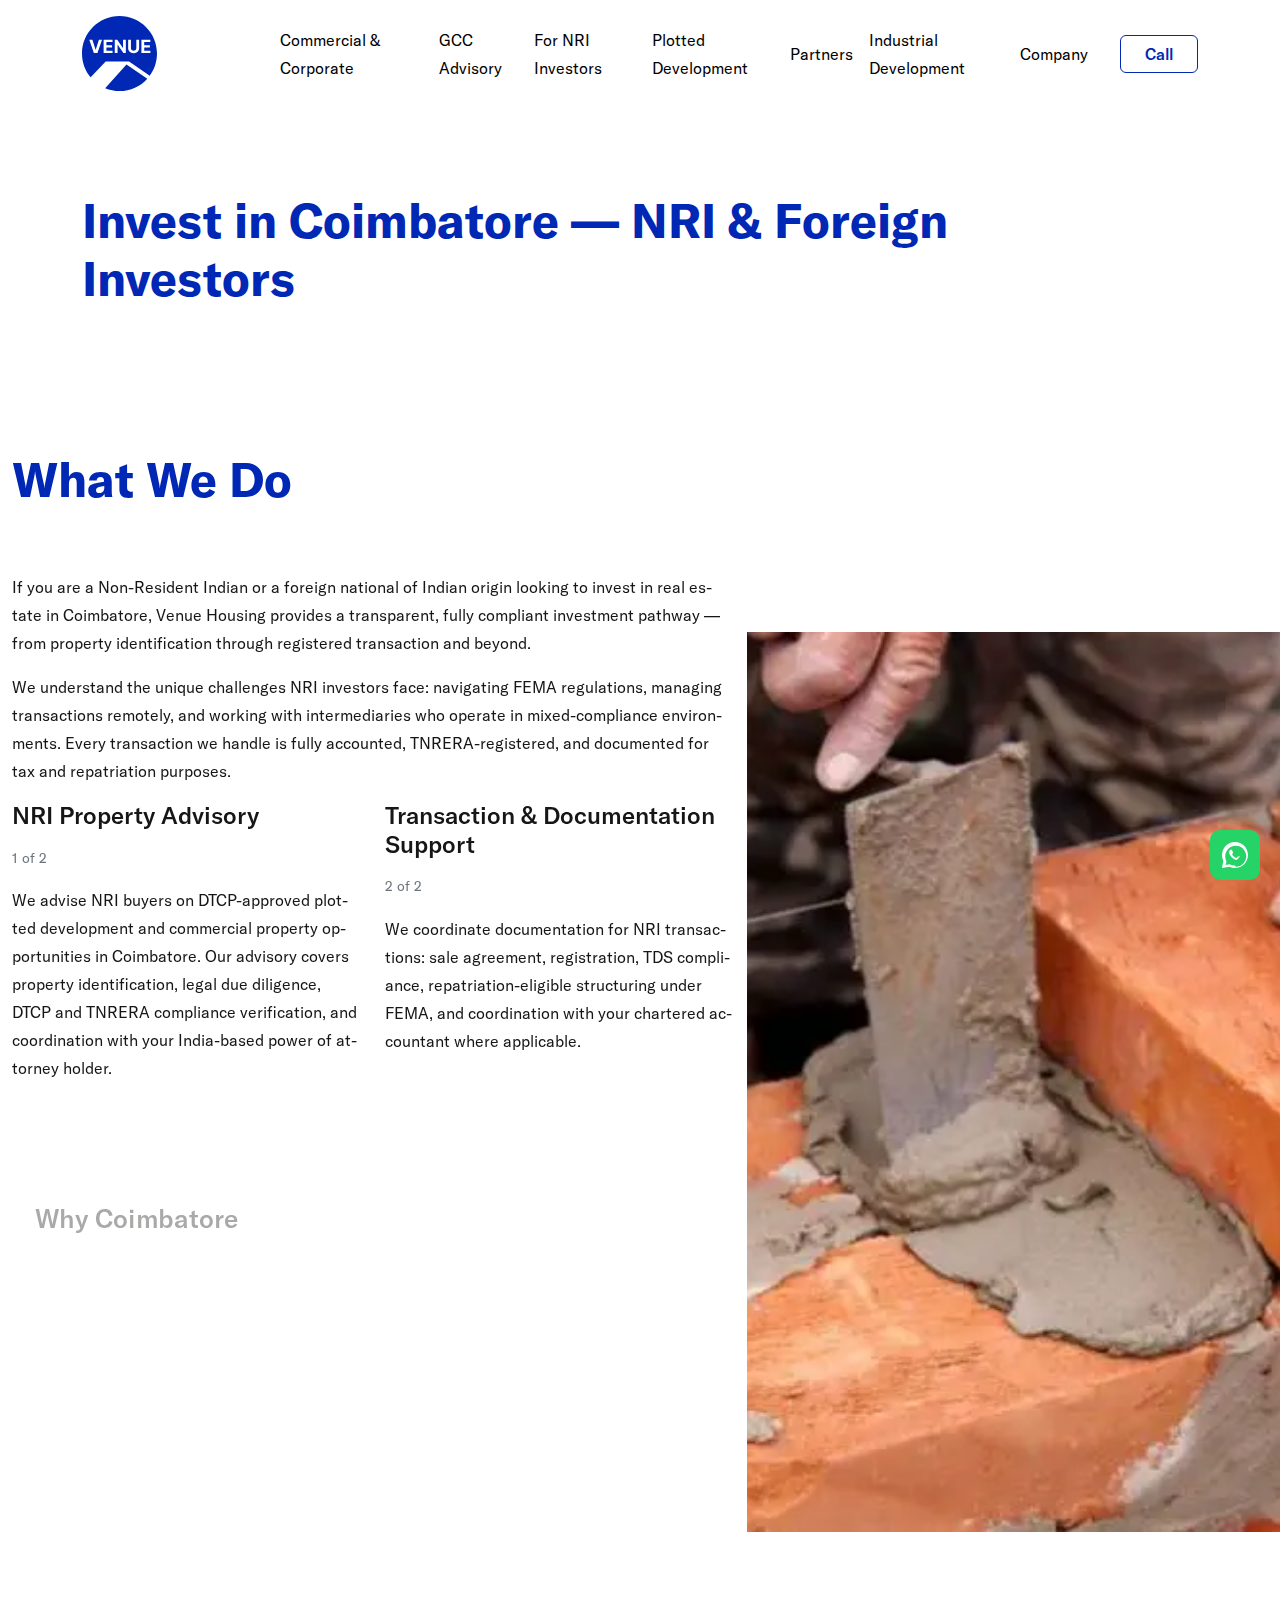
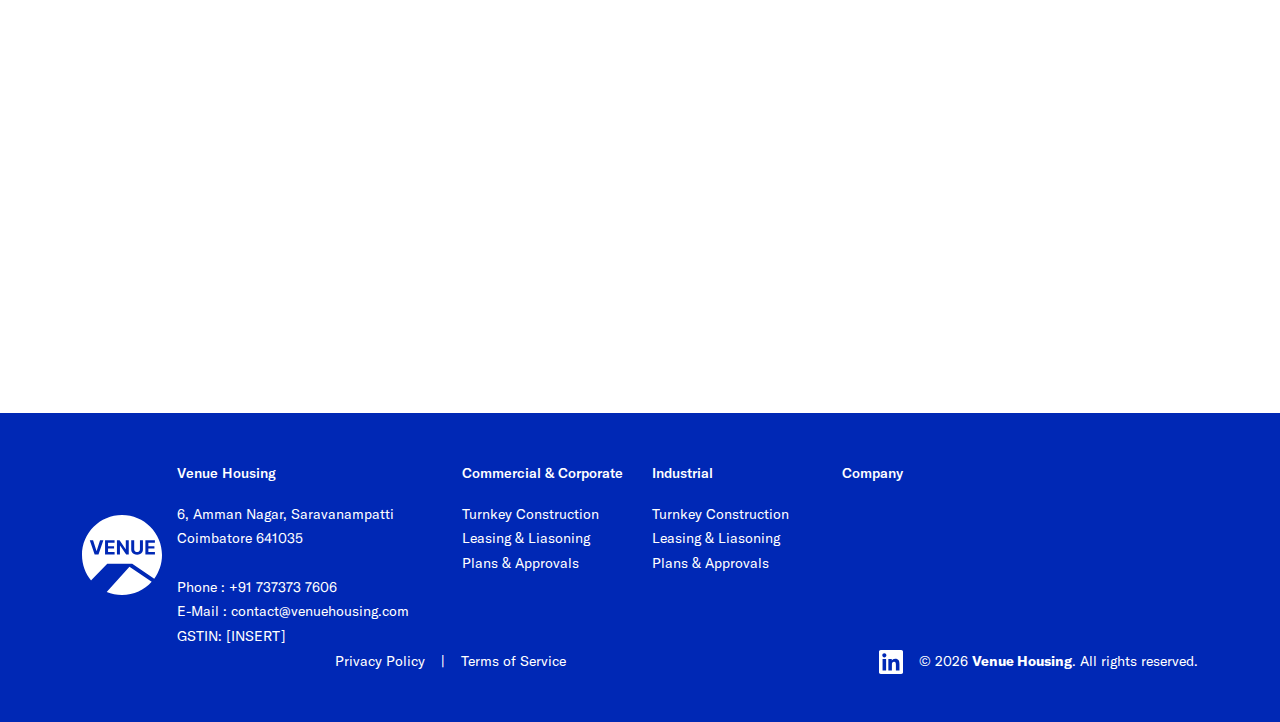
<file: nri-investors.html>
<!DOCTYPE html>
<html lang="en">
   <head>
       <!-- Google tag (gtag.js) -->
<script async src="https://www.googletagmanager.com/gtag/js?id=G-W1GZTS7PZ5"></script>
<script>
  window.dataLayer = window.dataLayer || [];
  function gtag(){dataLayer.push(arguments);} 
  gtag('js', new Date());

  gtag('config', 'G-W1GZTS7PZ5');
</script>
      <title>NRI Investors | Venue Housing — Coimbatore Real Estate Investment for NRIs</title>
      <meta charset="utf-8">
      <meta name="viewport" content="width=device-width, initial-scale=1, shrink-to-fit=no">
      <meta name="description" content="NRI investment in Coimbatore real estate — FEMA-compliant, TNRERA-registered property advisory and transaction support for Non-Resident Indians and foreign investors.">
      <link rel="stylesheet" href="./assets/css/app.css" type="text/css">
   </head>
   <body>
      <div id="header-container"></div>
      <content>
         <header class="container">
            <div class="row mb-6">
               <div class="col-12 col-md-10">
                  <h1 class="text-primary mb-0">Invest in Coimbatore — NRI & Foreign Investors</h1>
               </div>
            </div>
         </header>

         <div class="container-fluid section-two" data-animation="snap">
            <div class="row min-vh-100 align-items-center">
               <div class="col-12 col-md-7" data-animation="fadeInChildren" data-container=".section-two">
                  <h2 class="h1 mb-6 text-primary">What We Do</h2>
                  <p>If you are a Non-Resident Indian or a foreign national of Indian origin looking to invest in real estate in Coimbatore, Venue Housing provides a transparent, fully compliant investment pathway — from property identification through registered transaction and beyond.</p>
                  <p>We understand the unique challenges NRI investors face: navigating FEMA regulations, managing transactions remotely, and working with intermediaries who operate in mixed-compliance environments. Every transaction we handle is fully accounted, TNRERA-registered, and documented for tax and repatriation purposes.</p>

                  <div class="row mb-5">
                     <div class="col-12 col-md-6 mb-4">
                        <h4 class="mb-3">NRI Property Advisory</h4>
                        <p class="small text-muted mb-3">1 of 2</p>
                        <p>We advise NRI buyers on DTCP-approved plotted development and commercial property opportunities in Coimbatore. Our advisory covers property identification, legal due diligence, DTCP and TNRERA compliance verification, and coordination with your India-based power of attorney holder.</p>
                     </div>
                     <div class="col-12 col-md-6 mb-4">
                        <h4 class="mb-3">Transaction & Documentation Support</h4>
                        <p class="small text-muted mb-3">2 of 2</p>
                        <p>We coordinate documentation for NRI transactions: sale agreement, registration, TDS compliance, repatriation-eligible structuring under FEMA, and coordination with your chartered accountant where applicable.</p>
                     </div>
                  </div>

                  <h3 class="mb-3">Why Coimbatore</h3>
                  <p>Coimbatore offers a combination of fundamentals that are rare in Indian Tier 2 cities: a strong manufacturing and services employment base, consistent infrastructure investment by the Tamil Nadu government, and land values that remain below metro benchmarks while trending upward.</p>
                  <ul class="mb-4">
                     <li>DTCP-approved plots in active growth corridors</li>
                     <li>GCC and manufacturing growth creating sustained commercial demand</li>
                     <li>The Tamil diaspora maintains deep connections to Coimbatore</li>
                     <li>Tamil Nadu's investor-friendly policy environment for infrastructure</li>
                  </ul>

                  <h3 class="mb-3">How To Engage</h3>
                  <ol class="mb-4">
                     <li><strong>Initial Consultation:</strong> Schedule a call; we accommodate UAE/UK/US timings.</li>
                     <li><strong>Property Options:</strong> Curated options with DTCP/TNRERA status and pricing.</li>
                     <li><strong>Due Diligence:</strong> Title and encumbrance checks via empanelled lawyers.</li>
                     <li><strong>Agreement & Registration:</strong> In-person or via Power of Attorney.</li>
                     <li><strong>Post-Purchase Support:</strong> Mutation, tax guidance, and ongoing assistance.</li>
                  </ol>

                  <p>Contact us at <a href="mailto:contact@venuehousing.com">contact@venuehousing.com</a> or WhatsApp <a href="https://wa.me/917373737606">+91 737373 7606</a> for an NRI consultation.</p>
               </div>
               <div class="col-5 p-0 d-none d-md-block">
                  <picture class="d-block vh-100">
                     <source media="(min-width: 768px)" srcset="./media/company_build.webp">
                     <source type="image/webp" srcset="./media/company_build.webp"><img class="img-cover" src="./media/company_build.webp" alt="NRI investment advisory">
                  </picture>
               </div>
            </div>
         </div>
      </content>

      <footer>
         <div id="footer-container"></div>
      </footer>

    <!-- WhatsApp Button -->
    <a href="https://wa.me/917373737606?text=Hi%20Venue%20Housing%2C%20I%27m%20interested%20in%20learning%20more%20about%20NRI%20investment%20options" target="_blank" rel="noopener noreferrer" class="whatsapp-btn" title="Chat with us on WhatsApp">
       <svg width="50" height="50" viewBox="0 0 50 50" fill="none" xmlns="http://www.w3.org/2000/svg">
          <rect width="50" height="50" rx="10" fill="#25D366"/>
          <path d="M25 12C17.82 12 12 17.82 12 25c0 2.03.45 3.96 1.28 5.69L12 38l7.5-1.28c1.71.76 3.62 1.28 5.5 1.28 7.18 0 13-5.82 13-13S32.18 12 25 12zm0 23.5c-1.81 0-3.53-.37-5.09-.98l-.36-.18-3.76.64.64-3.64-.19-.37c-.65-1.41-.99-2.99-.99-4.62 0-5.77 4.73-10.5 10.5-10.5s10.5 4.73 10.5 10.5-4.73 10.5-10.5 10.5zm5.28-8.02c-.29-.15-1.71-.84-1.98-.94-.27-.1-.46-.15-.65.15-.19.29-.74.94-.91 1.13-.17.19-.34.22-.63.07-.29-.15-1.22-.45-2.33-1.43-.86-.77-1.44-1.71-1.61-2-.17-.29-.02-.44.13-.58.13-.13.29-.34.44-.51.15-.17.19-.29.29-.49.1-.2.05-.37-.02-.52-.07-.15-.65-1.57-.89-2.15-.24-.55-.47-.47-.65-.48-.17-.01-.36-.01-.55-.01-.19 0-.5.07-.76.36-.26.29-.99.97-.99 2.37 0 1.4 1.01 2.75 1.15 2.94.14.19 1.92 2.94 4.66 4.11.33.15.59.24.79.31.33.1.63.09.87-.05.27-.15 1.71-.85 1.98-1.68.27-1.25.27-2.32.19-2.56-.08-.24-.31-.37-.6-.51z" fill="white"/>
       </svg>
    </a>

    <style>
    .whatsapp-btn {position: fixed; bottom: 20px; right: 20px; z-index: 999; transition: all 0.3s ease; border: none; text-decoration: none; display: flex; align-items: center; justify-content: center;}
    .whatsapp-btn:hover {transform: scale(1.1);} .whatsapp-btn img {width: auto; height: auto;}
    </style>

    <script src="assets/js/app.js" defer></script>
    <script src="./assets/js/footer-loader.js" defer></script>
   </body>
</html>
</file>
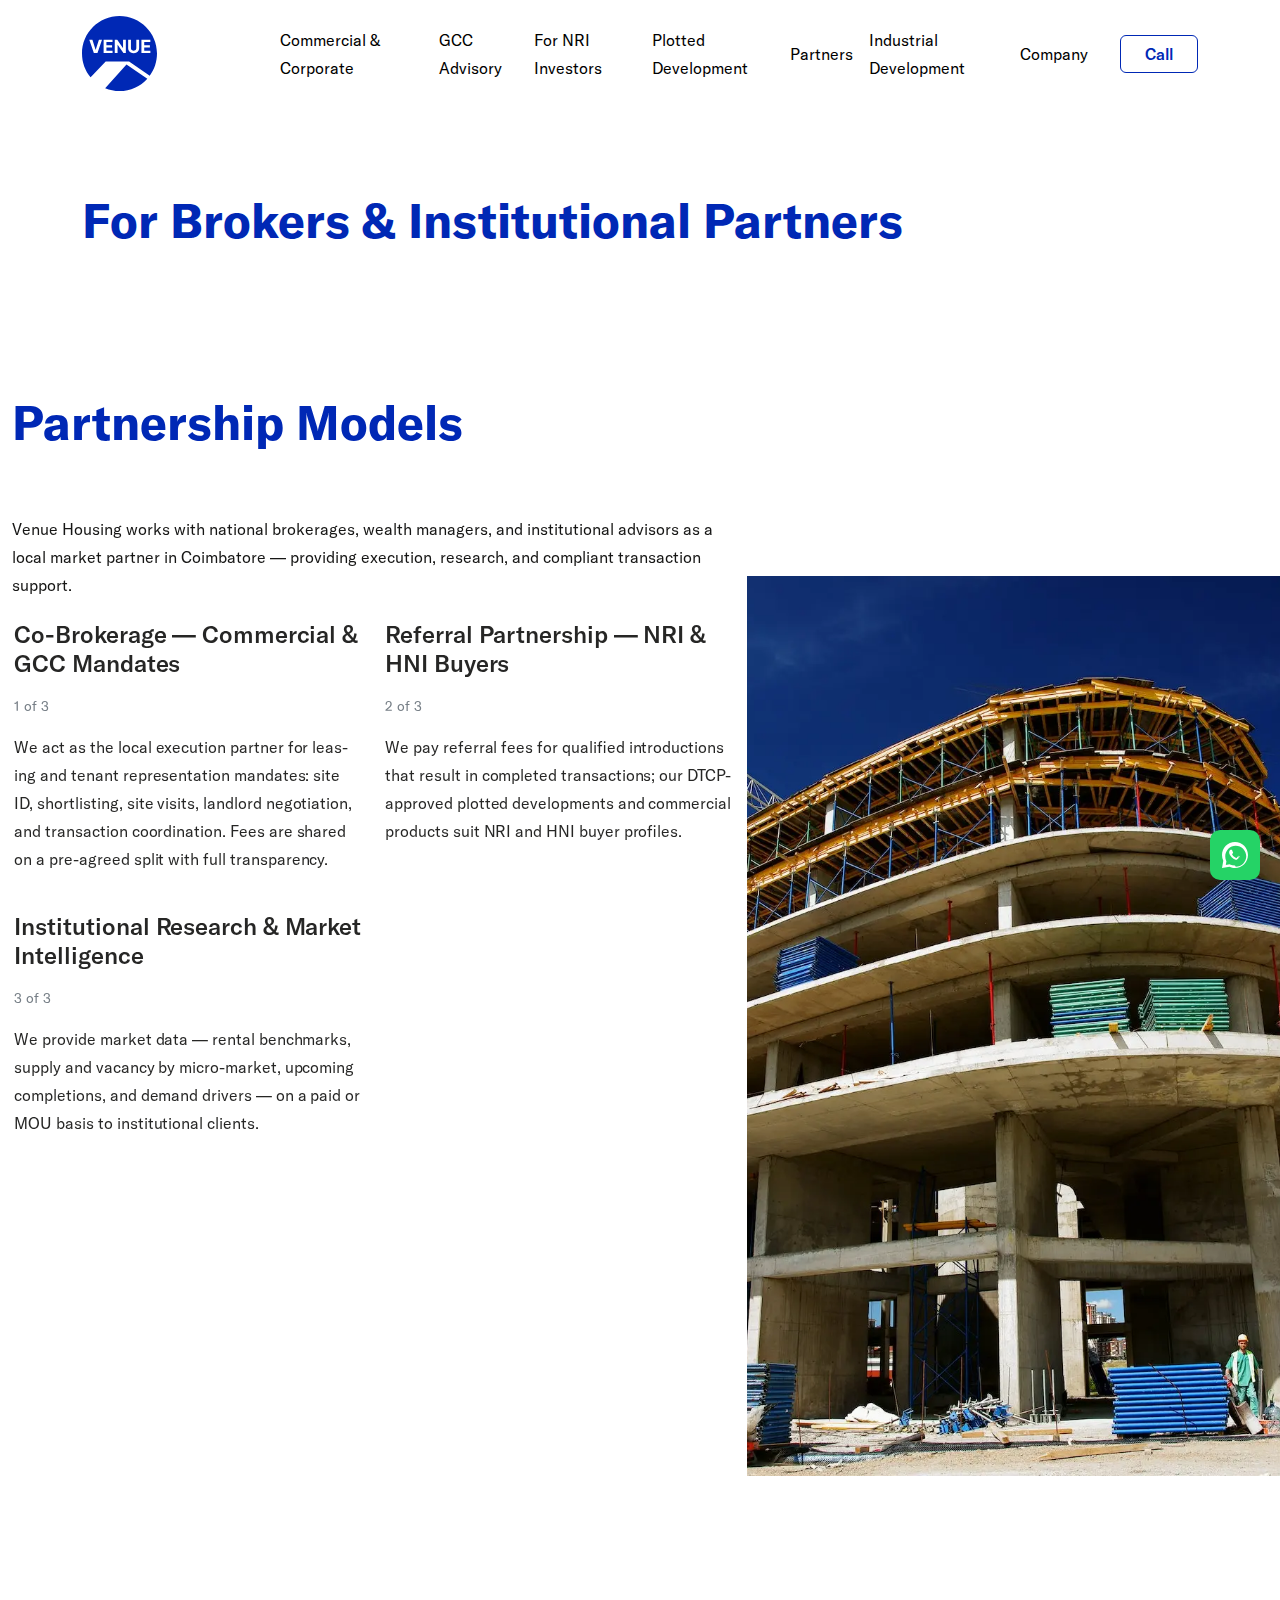
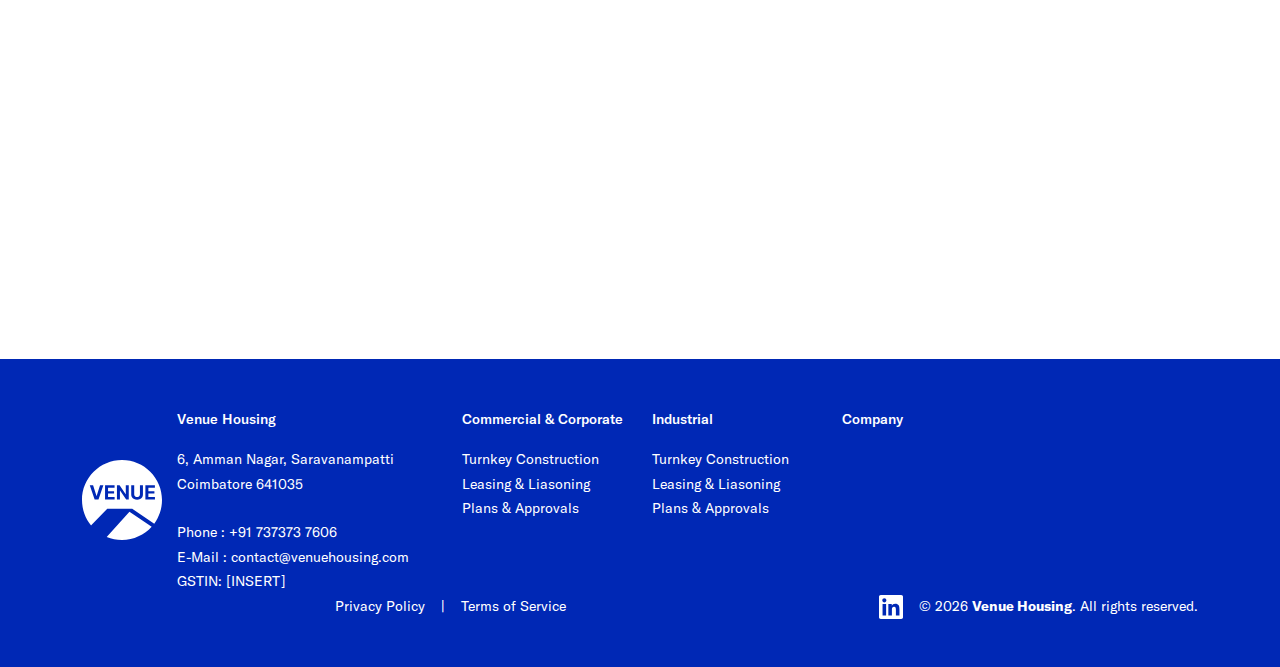
<file: partners.html>
<!DOCTYPE html>
<html lang="en">
   <head>
       <!-- Google tag (gtag.js) -->
<script async src="https://www.googletagmanager.com/gtag/js?id=G-W1GZTS7PZ5"></script>
<script>
  window.dataLayer = window.dataLayer || [];
  function gtag(){dataLayer.push(arguments);} 
  gtag('js', new Date());

  gtag('config', 'G-W1GZTS7PZ5');
</script>
      <title>Partners | Venue Housing — Real Estate Co-Brokerage & Institutional Partnerships</title>
      <meta charset="utf-8">
      <meta name="viewport" content="width=device-width, initial-scale=1, shrink-to-fit=no">
      <meta name="description" content="Co-brokerage and institutional partnerships in Coimbatore real estate — for national brokerages, wealth managers, and global advisory firms seeking ground-level market execution.">
      <link rel="stylesheet" href="./assets/css/app.css" type="text/css">
   </head>
   <body>
      <div id="header-container"></div>
      <content>
         <header class="container">
            <div class="row mb-6">
               <div class="col-12 col-md-10">
                  <h1 class="text-primary mb-0">For Brokers & Institutional Partners</h1>
               </div>
            </div>
         </header>

         <div class="container-fluid section-two" data-animation="snap">
            <div class="row min-vh-100 align-items-center">
               <div class="col-12 col-md-7" data-animation="fadeInChildren" data-container=".section-two">
                  <h2 class="h1 mb-6 text-primary">Partnership Models</h2>
                  <p>Venue Housing works with national brokerages, wealth managers, and institutional advisors as a local market partner in Coimbatore — providing execution, research, and compliant transaction support.</p>

                  <div class="row mb-5">
                     <div class="col-12 col-md-6 mb-4">
                        <h4 class="mb-3">Co-Brokerage — Commercial & GCC Mandates</h4>
                        <p class="small text-muted mb-3">1 of 3</p>
                        <p>We act as the local execution partner for leasing and tenant representation mandates: site ID, shortlisting, site visits, landlord negotiation, and transaction coordination. Fees are shared on a pre-agreed split with full transparency.</p>
                     </div>
                     <div class="col-12 col-md-6 mb-4">
                        <h4 class="mb-3">Referral Partnership — NRI & HNI Buyers</h4>
                        <p class="small text-muted mb-3">2 of 3</p>
                        <p>We pay referral fees for qualified introductions that result in completed transactions; our DTCP-approved plotted developments and commercial products suit NRI and HNI buyer profiles.</p>
                     </div>
                     <div class="col-12 col-md-6 mb-4">
                        <h4 class="mb-3">Institutional Research & Market Intelligence</h4>
                        <p class="small text-muted mb-3">3 of 3</p>
                        <p>We provide market data — rental benchmarks, supply and vacancy by micro-market, upcoming completions, and demand drivers — on a paid or MOU basis to institutional clients.</p>
                     </div>
                  </div>

                  <h3 class="mb-3">What We Bring to a Partnership</h3>
                  <ul class="mb-4">
                     <li>Ground-level knowledge of Saravanampatti, Avinashi Road, Peelamedu, and surrounding corridors</li>
                     <li>Direct relationships with landlords, developers, and industrial park operators</li>
                     <li>TNRERA registration and Professional Indemnity insurance</li>
                     <li>Fully compliant, fully accounted transaction practice</li>
                  </ul>

                  <div class="bg-light p-4 rounded mb-4">
                     <h3 class="mb-3">Get in Touch</h3>
                     <p class="mb-2"><strong>Email (Partnerships):</strong> <a href="mailto:contact@venuehousing.com">contact@venuehousing.com</a></p>
                     <p class="mb-2"><strong>Phone / WhatsApp:</strong> <a href="tel:+917373737606">+91 737373 7606</a></p>
                     <p class="mb-0"><strong>Response time:</strong> Within 1 business day</p>
                  </div>
               </div>
               <div class="col-5 p-0 d-none d-md-block">
                  <picture class="d-block vh-100">
                     <source media="(min-width: 768px)" srcset="./media/comm_hero.webp">
                     <source type="image/webp" srcset="./media/comm_hero.webp"><img class="img-cover" src="./media/comm_hero.webp" alt="Partnerships and co-brokerage">
                  </picture>
               </div>
            </div>
         </div>
      </content>

      <footer>
         <div id="footer-container"></div>
      </footer>

    <!-- WhatsApp Button -->
    <a href="https://wa.me/917373737606?text=Hi%20Venue%20Housing%2C%20I%27m%20interested%20in%20exploring%20a%20partnership" target="_blank" rel="noopener noreferrer" class="whatsapp-btn" title="Chat with us on WhatsApp">
       <svg width="50" height="50" viewBox="0 0 50 50" fill="none" xmlns="http://www.w3.org/2000/svg">
          <rect width="50" height="50" rx="10" fill="#25D366"/>
          <path d="M25 12C17.82 12 12 17.82 12 25c0 2.03.45 3.96 1.28 5.69L12 38l7.5-1.28c1.71.76 3.62 1.28 5.5 1.28 7.18 0 13-5.82 13-13S32.18 12 25 12zm0 23.5c-1.81 0-3.53-.37-5.09-.98l-.36-.18-3.76.64.64-3.64-.19-.37c-.65-1.41-.99-2.99-.99-4.62 0-5.77 4.73-10.5 10.5-10.5s10.5 4.73 10.5 10.5-4.73 10.5-10.5 10.5zm5.28-8.02c-.29-.15-1.71-.84-1.98-.94-.27-.1-.46-.15-.65.15-.19.29-.74.94-.91 1.13-.17.19-.34.22-.63.07-.29-.15-1.22-.45-2.33-1.43-.86-.77-1.44-1.71-1.61-2-.17-.29-.02-.44.13-.58.13-.13.29-.34.44-.51.15-.17.19-.29.29-.49.1-.2.05-.37-.02-.52-.07-.15-.65-1.57-.89-2.15-.24-.55-.47-.47-.65-.48-.17-.01-.36-.01-.55-.01-.19 0-.5.07-.76.36-.26.29-.99.97-.99 2.37 0 1.4 1.01 2.75 1.15 2.94.14.19 1.92 2.94 4.66 4.11.33.15.59.24.79.31.33.1.63.09.87-.05.27-.15 1.71-.85 1.98-1.68.27-1.25.27-2.32.19-2.56-.08-.24-.31-.37-.6-.51z" fill="white"/>
       </svg>
    </a>

    <style>
    .whatsapp-btn {position: fixed; bottom: 20px; right: 20px; z-index: 999; transition: all 0.3s ease; border: none; text-decoration: none; display: flex; align-items: center; justify-content: center;}
    .whatsapp-btn:hover {transform: scale(1.1);} .whatsapp-btn img {width: auto; height: auto;}
    </style>

    <script src="assets/js/app.js" defer></script>
    <script src="./assets/js/footer-loader.js" defer></script>
   </body>
</html>
</file>
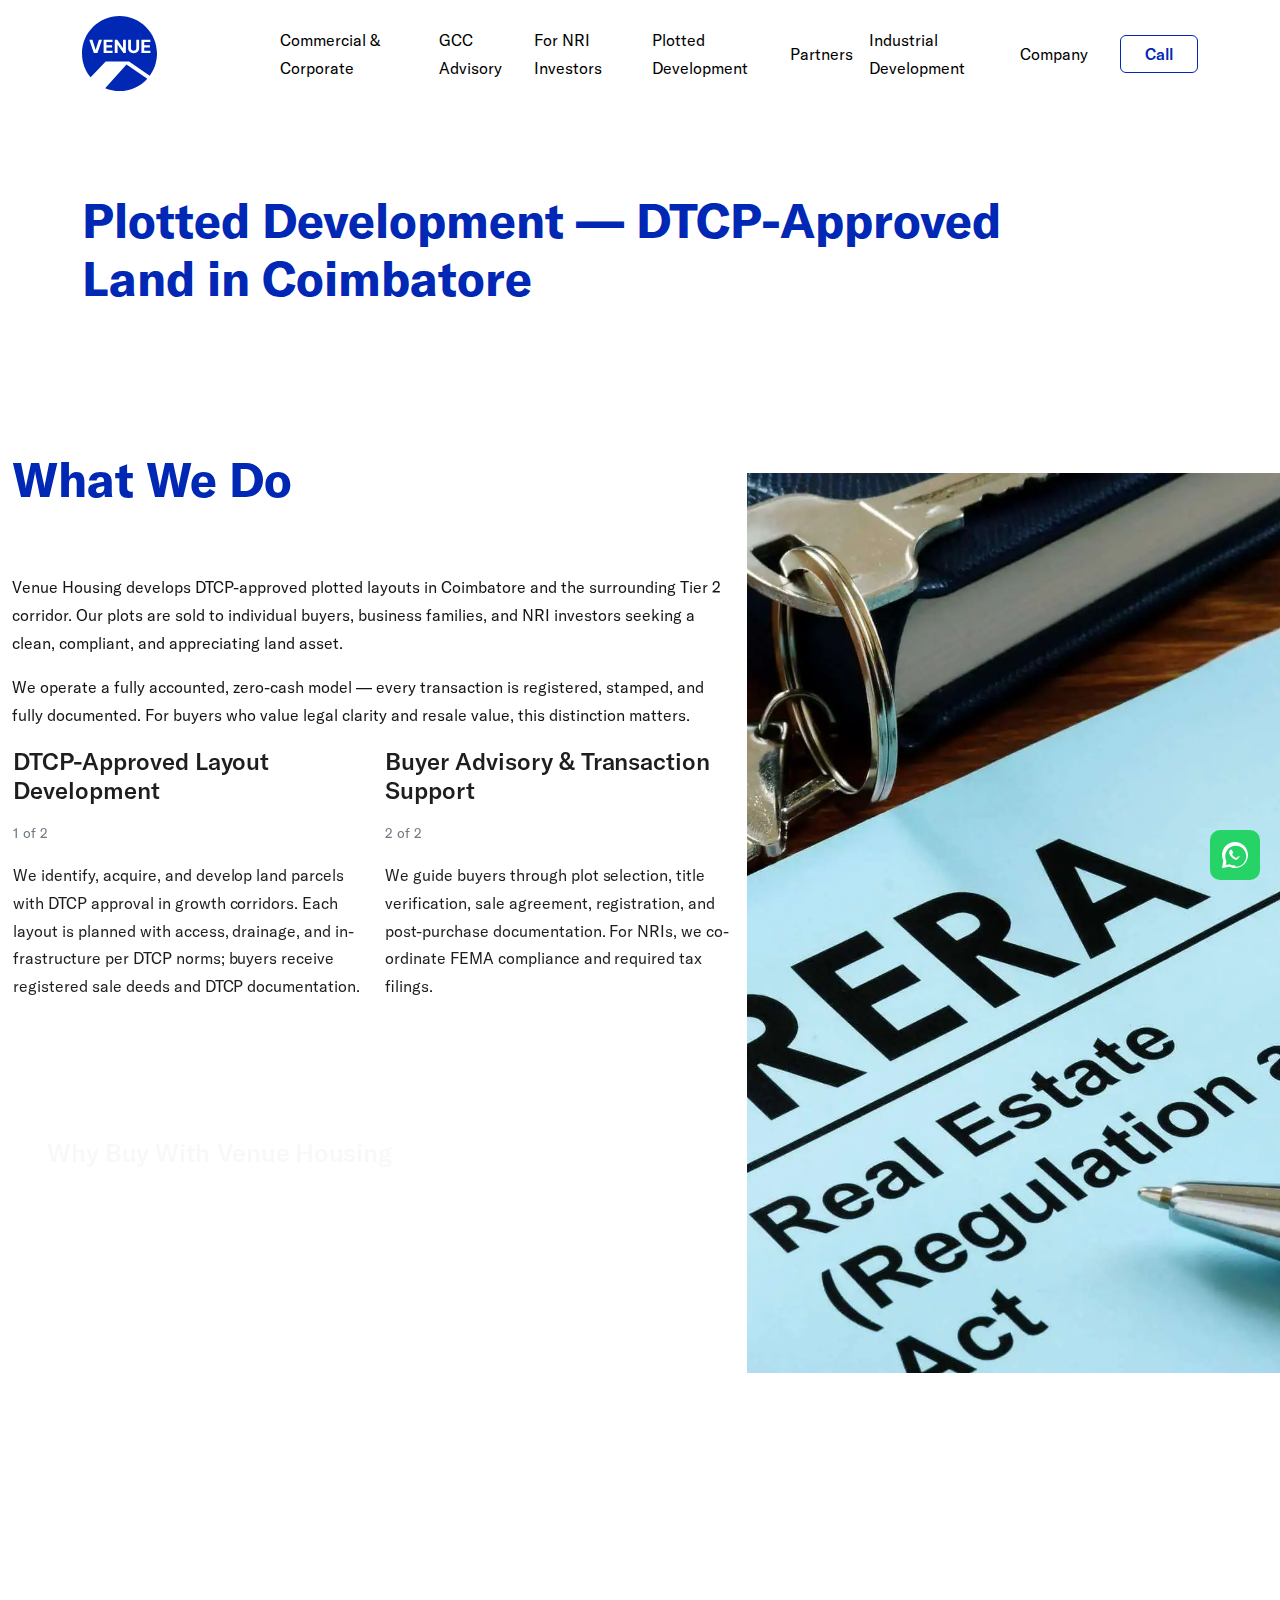
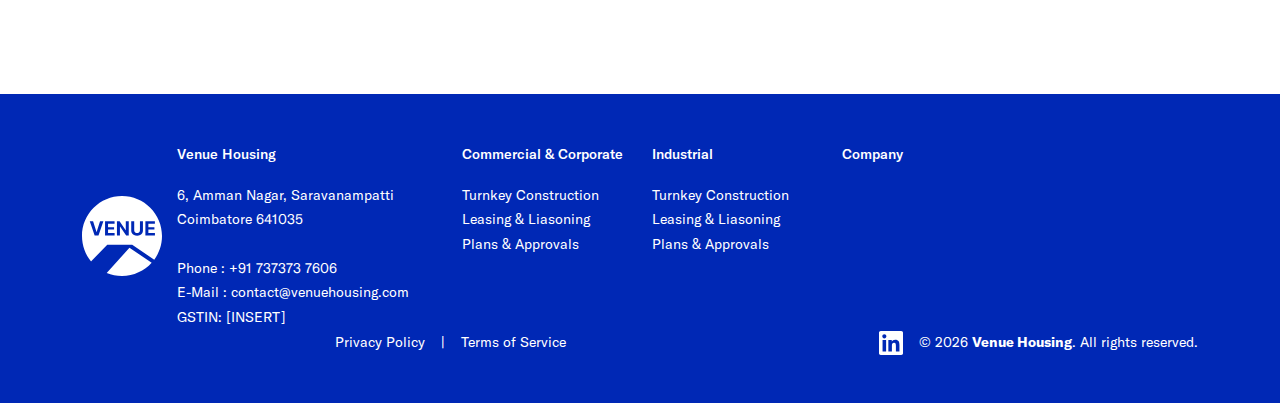
<file: plotted-development.html>
<!DOCTYPE html>
<html lang="en">
   <head>
       <!-- Google tag (gtag.js) -->
<script async src="https://www.googletagmanager.com/gtag/js?id=G-W1GZTS7PZ5"></script>
<script>
  window.dataLayer = window.dataLayer || [];
  function gtag(){dataLayer.push(arguments);} 
  gtag('js', new Date());

  gtag('config', 'G-W1GZTS7PZ5');
</script>
      <title>Plotted Development | Venue Housing — DTCP-Approved Plots in Coimbatore</title>
      <meta charset="utf-8">
      <meta name="viewport" content="width=device-width, initial-scale=1, shrink-to-fit=no">
      <meta name="description" content="DTCP-approved plotted development in Coimbatore — transparent, registered land investments for individuals, families, and NRI buyers seeking appreciating real estate assets.">
      <link rel="stylesheet" href="./assets/css/app.css" type="text/css">
   </head>
   <body>
      <div id="header-container"></div>
      <content>
         <header class="container">
            <div class="row mb-6">
               <div class="col-12 col-md-10">
                  <h1 class="text-primary mb-0">Plotted Development — DTCP-Approved Land in Coimbatore</h1>
               </div>
            </div>
         </header>

         <div class="container-fluid section-two" data-animation="snap">
            <div class="row min-vh-100 align-items-center">
               <div class="col-12 col-md-7" data-animation="fadeInChildren" data-container=".section-two">
                  <h2 class="h1 mb-6 text-primary">What We Do</h2>
                  <p>Venue Housing develops DTCP-approved plotted layouts in Coimbatore and the surrounding Tier 2 corridor. Our plots are sold to individual buyers, business families, and NRI investors seeking a clean, compliant, and appreciating land asset.</p>
                  <p>We operate a fully accounted, zero-cash model — every transaction is registered, stamped, and fully documented. For buyers who value legal clarity and resale value, this distinction matters.</p>

                  <div class="row mb-5">
                     <div class="col-12 col-md-6 mb-4">
                        <h4 class="mb-3">DTCP-Approved Layout Development</h4>
                        <p class="small text-muted mb-3">1 of 2</p>
                        <p>We identify, acquire, and develop land parcels with DTCP approval in growth corridors. Each layout is planned with access, drainage, and infrastructure per DTCP norms; buyers receive registered sale deeds and DTCP documentation.</p>
                     </div>
                     <div class="col-12 col-md-6 mb-4">
                        <h4 class="mb-3">Buyer Advisory & Transaction Support</h4>
                        <p class="small text-muted mb-3">2 of 2</p>
                        <p>We guide buyers through plot selection, title verification, sale agreement, registration, and post-purchase documentation. For NRIs, we coordinate FEMA compliance and required tax filings.</p>
                     </div>
                  </div>

                  <h3 class="mb-3">Why Buy With Venue Housing</h3>
                  <ul class="mb-4">
                     <li>DTCP approval verified before any buyer communication</li>
                     <li>100% registered transactions at the Sub-Registrar's Office</li>
                     <li>Clean title chain with encumbrance checks</li>
                     <li>Transparent pricing and fully banked transactions</li>
                  </ul>

                  <h3 class="mb-3">Register Your Interest</h3>
                  <p>Contact us at <a href="mailto:contact@venuehousing.com">contact@venuehousing.com</a> or call <a href="tel:+917373737606">+91 737373 7606</a>. We'll notify you when our next project is available.</p>
               </div>
               <div class="col-5 p-0 d-none d-md-block">
                  <picture class="d-block vh-100">
                     <source media="(min-width: 768px)" srcset="./media/index_approval.webp">
                     <source type="image/webp" srcset="./media/index_approval.webp"><img class="img-cover" src="./media/index_approval.webp" alt="DTCP-approved plotted development">
                  </picture>
               </div>
            </div>
         </div>
      </content>

      <footer>
         <div id="footer-container"></div>
      </footer>

    <!-- WhatsApp Button -->
    <a href="https://wa.me/917373737606?text=Hi%20Venue%20Housing%2C%20I%27m%20interested%20in%20plotted%20development%20projects" target="_blank" rel="noopener noreferrer" class="whatsapp-btn" title="Chat with us on WhatsApp">
       <svg width="50" height="50" viewBox="0 0 50 50" fill="none" xmlns="http://www.w3.org/2000/svg">
          <rect width="50" height="50" rx="10" fill="#25D366"/>
          <path d="M25 12C17.82 12 12 17.82 12 25c0 2.03.45 3.96 1.28 5.69L12 38l7.5-1.28c1.71.76 3.62 1.28 5.5 1.28 7.18 0 13-5.82 13-13S32.18 12 25 12zm0 23.5c-1.81 0-3.53-.37-5.09-.98l-.36-.18-3.76.64.64-3.64-.19-.37c-.65-1.41-.99-2.99-.99-4.62 0-5.77 4.73-10.5 10.5-10.5s10.5 4.73 10.5 10.5-4.73 10.5-10.5 10.5zm5.28-8.02c-.29-.15-1.71-.84-1.98-.94-.27-.1-.46-.15-.65.15-.19.29-.74.94-.91 1.13-.17.19-.34.22-.63.07-.29-.15-1.22-.45-2.33-1.43-.86-.77-1.44-1.71-1.61-2-.17-.29-.02-.44.13-.58.13-.13.29-.34.44-.51.15-.17.19-.29.29-.49.1-.2.05-.37-.02-.52-.07-.15-.65-1.57-.89-2.15-.24-.55-.47-.47-.65-.48-.17-.01-.36-.01-.55-.01-.19 0-.5.07-.76.36-.26.29-.99.97-.99 2.37 0 1.4 1.01 2.75 1.15 2.94.14.19 1.92 2.94 4.66 4.11.33.15.59.24.79.31.33.1.63.09.87-.05.27-.15 1.71-.85 1.98-1.68.27-1.25.27-2.32.19-2.56-.08-.24-.31-.37-.6-.51z" fill="white"/>
       </svg>
    </a>

    <style>
    .whatsapp-btn {position: fixed; bottom: 20px; right: 20px; z-index: 999; transition: all 0.3s ease; border: none; text-decoration: none; display: flex; align-items: center; justify-content: center;}
    .whatsapp-btn:hover {transform: scale(1.1);} .whatsapp-btn img {width: auto; height: auto;}
    </style>

    <script src="assets/js/app.js" defer></script>
    <script src="./assets/js/footer-loader.js" defer></script>
   </body>
</html>
</file>
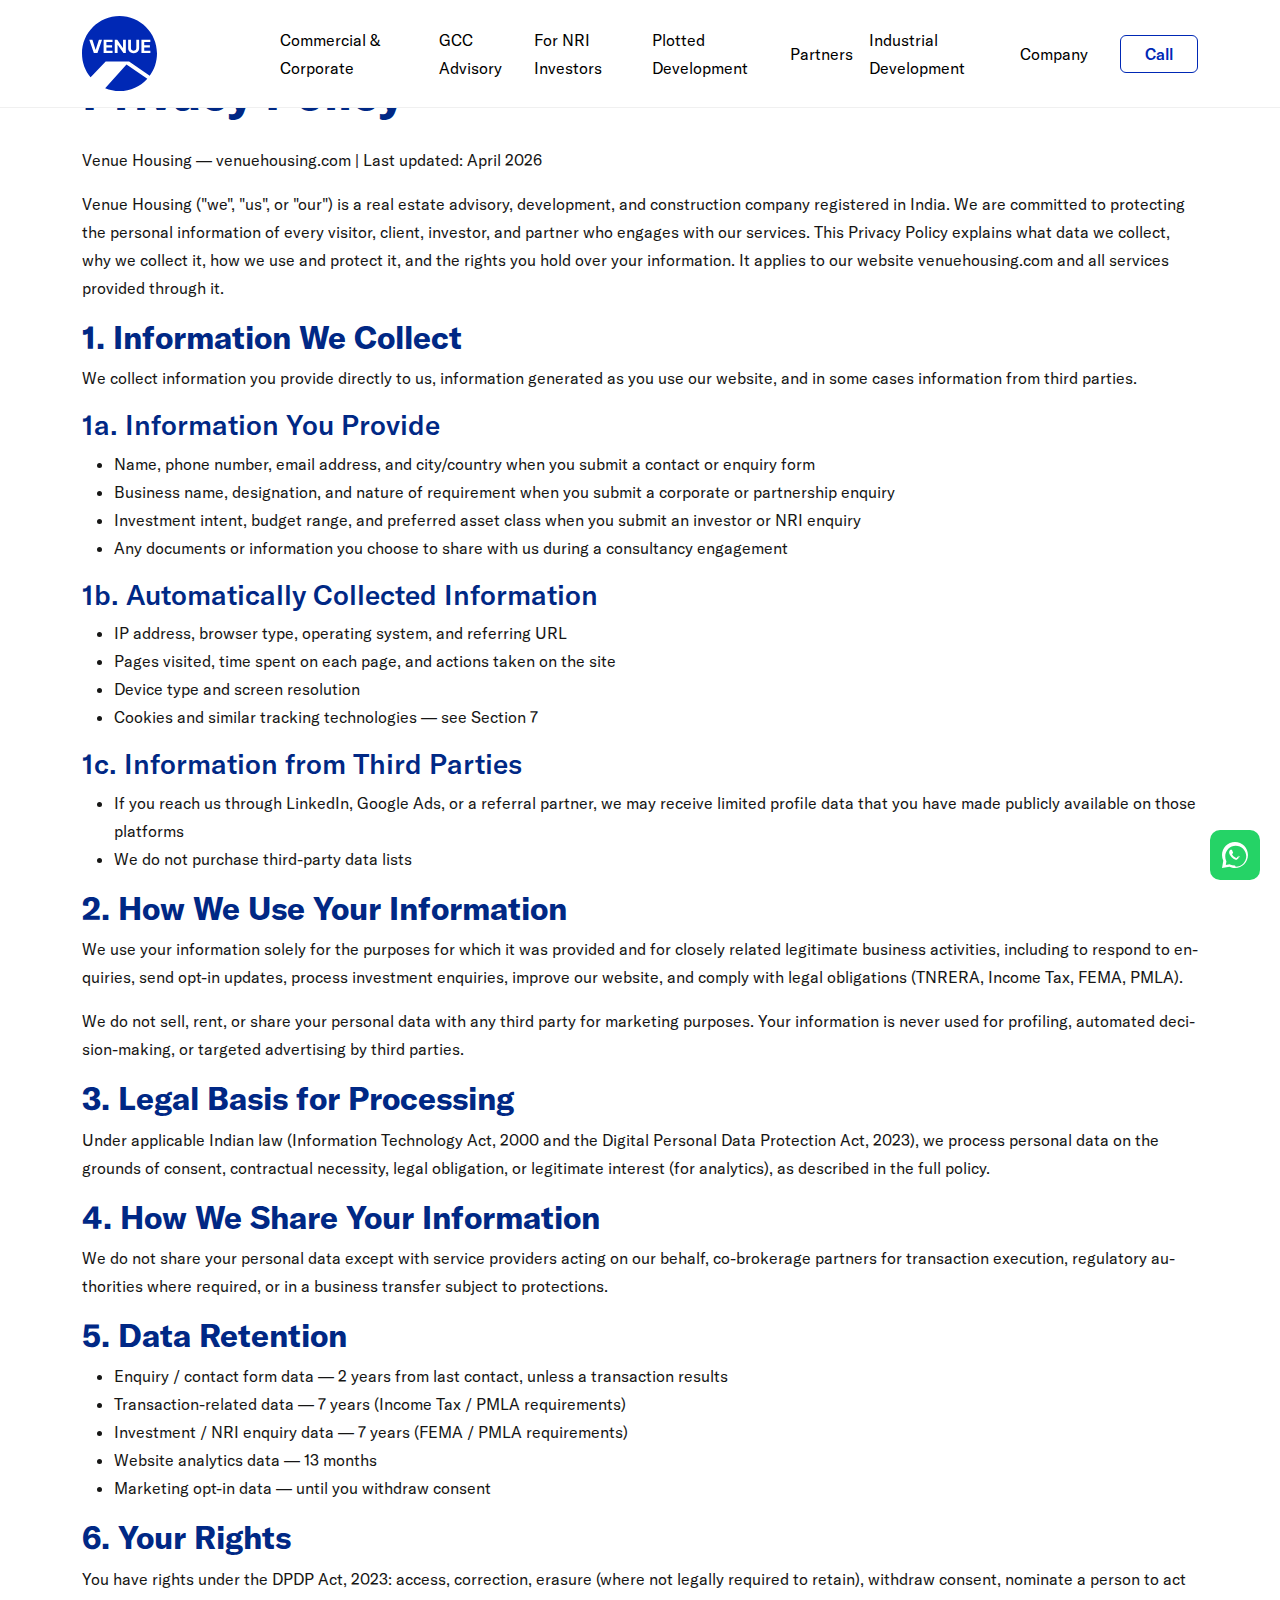
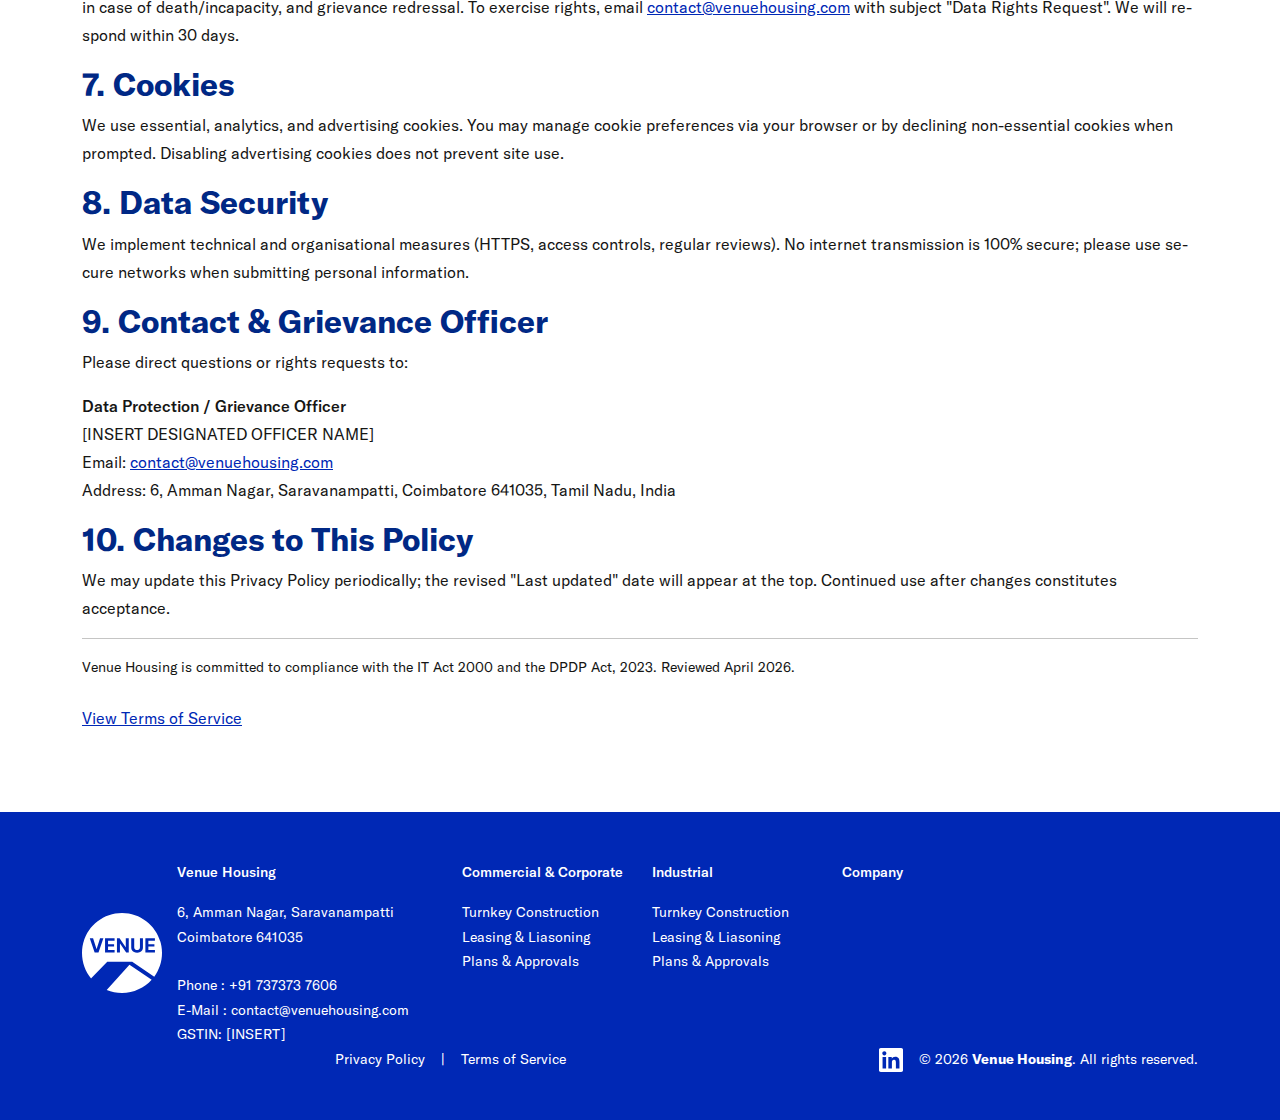
<file: Privacy Policy.html>
<!DOCTYPE html>
<html lang="en">
    <head>
          <!-- Google tag (gtag.js) -->
<script async src="https://www.googletagmanager.com/gtag/js?id=G-W1GZTS7PZ5"></script>
<script>
   window.dataLayer = window.dataLayer || [];
   function gtag(){dataLayer.push(arguments);} 
   gtag('js', new Date());

   gtag('config', 'G-W1GZTS7PZ5');
</script>
         <title>Privacy Policy | Venue Housing — Real Estate Advisory, Coimbatore</title>
         <meta charset="utf-8">
         <meta name="viewport" content="width=device-width, initial-scale=1, shrink-to-fit=no">
         <meta name="content-language" content="en">
         <meta name="description" content="Privacy Policy for Venue Housing — how we collect, use and protect personal data for clients, investors and site visitors.">
         <link rel="stylesheet" href="./assets/css/app.css" type="text/css">
         <style>
            /* Legal page alignment */
            body { display: flex; flex-direction: column; }
            header { flex-shrink: 0; border-bottom: 1px solid #f0f0f0; }
            main { flex-grow: 1; padding-top: 2rem; }
            /* Headings color to match site branding */
            h1, h2, h3, h4, h5, h6 { color: #002885; }
         </style>
    </head>
       <body>
          <div id="header-container"></div>
         <main class="container py-6">
      <h1 class="mb-4">Privacy Policy</h1>
      <p class="muted">Venue Housing — venuehousing.com | Last updated: April 2026</p>

      <p>Venue Housing ("we", "us", or "our") is a real estate advisory, development, and construction company registered in India. We are committed to protecting the personal information of every visitor, client, investor, and partner who engages with our services. This Privacy Policy explains what data we collect, why we collect it, how we use and protect it, and the rights you hold over your information. It applies to our website venuehousing.com and all services provided through it.</p>

      <h2 id="information-we-collect">1. Information We Collect</h2>
      <p>We collect information you provide directly to us, information generated as you use our website, and in some cases information from third parties.</p>

      <h3>1a. Information You Provide</h3>
      <ul>
         <li>Name, phone number, email address, and city/country when you submit a contact or enquiry form</li>
         <li>Business name, designation, and nature of requirement when you submit a corporate or partnership enquiry</li>
         <li>Investment intent, budget range, and preferred asset class when you submit an investor or NRI enquiry</li>
         <li>Any documents or information you choose to share with us during a consultancy engagement</li>
      </ul>

      <h3>1b. Automatically Collected Information</h3>
      <ul>
         <li>IP address, browser type, operating system, and referring URL</li>
         <li>Pages visited, time spent on each page, and actions taken on the site</li>
         <li>Device type and screen resolution</li>
         <li>Cookies and similar tracking technologies — see Section 7</li>
      </ul>

      <h3>1c. Information from Third Parties</h3>
      <ul>
         <li>If you reach us through LinkedIn, Google Ads, or a referral partner, we may receive limited profile data that you have made publicly available on those platforms</li>
         <li>We do not purchase third-party data lists</li>
      </ul>

      <h2 id="how-we-use">2. How We Use Your Information</h2>
      <p>We use your information solely for the purposes for which it was provided and for closely related legitimate business activities, including to respond to enquiries, send opt-in updates, process investment enquiries, improve our website, and comply with legal obligations (TNRERA, Income Tax, FEMA, PMLA).</p>
      <p>We do not sell, rent, or share your personal data with any third party for marketing purposes. Your information is never used for profiling, automated decision-making, or targeted advertising by third parties.</p>

      <h2 id="legal-basis">3. Legal Basis for Processing</h2>
      <p>Under applicable Indian law (Information Technology Act, 2000 and the Digital Personal Data Protection Act, 2023), we process personal data on the grounds of consent, contractual necessity, legal obligation, or legitimate interest (for analytics), as described in the full policy.</p>

      <h2 id="how-we-share">4. How We Share Your Information</h2>
      <p>We do not share your personal data except with service providers acting on our behalf, co-brokerage partners for transaction execution, regulatory authorities where required, or in a business transfer subject to protections.</p>

      <h2 id="retention">5. Data Retention</h2>
      <ul>
         <li>Enquiry / contact form data — 2 years from last contact, unless a transaction results</li>
         <li>Transaction-related data — 7 years (Income Tax / PMLA requirements)</li>
         <li>Investment / NRI enquiry data — 7 years (FEMA / PMLA requirements)</li>
         <li>Website analytics data — 13 months</li>
         <li>Marketing opt-in data — until you withdraw consent</li>
      </ul>

      <h2 id="your-rights">6. Your Rights</h2>
      <p>You have rights under the DPDP Act, 2023: access, correction, erasure (where not legally required to retain), withdraw consent, nominate a person to act in case of death/incapacity, and grievance redressal. To exercise rights, email <a href="mailto:contact@venuehousing.com">contact@venuehousing.com</a> with subject "Data Rights Request". We will respond within 30 days.</p>

      <h2 id="cookies">7. Cookies</h2>
      <p>We use essential, analytics, and advertising cookies. You may manage cookie preferences via your browser or by declining non-essential cookies when prompted. Disabling advertising cookies does not prevent site use.</p>

      <h2 id="security">8. Data Security</h2>
      <p>We implement technical and organisational measures (HTTPS, access controls, regular reviews). No internet transmission is 100% secure; please use secure networks when submitting personal information.</p>

      <h2 id="contact">9. Contact & Grievance Officer</h2>
      <p>Please direct questions or rights requests to:</p>
      <p>
         <strong>Data Protection / Grievance Officer</strong><br>
         [INSERT DESIGNATED OFFICER NAME]<br>
         Email: <a href="mailto:contact@venuehousing.com">contact@venuehousing.com</a><br>
         Address: 6, Amman Nagar, Saravanampatti, Coimbatore 641035, Tamil Nadu, India
      </p>

      <h2 id="changes">10. Changes to This Policy</h2>
      <p>We may update this Privacy Policy periodically; the revised "Last updated" date will appear at the top. Continued use after changes constitutes acceptance.</p>

      <hr>
      <p class="small">Venue Housing is committed to compliance with the IT Act 2000 and the DPDP Act, 2023. Reviewed April 2026.</p>

      <p class="mt-4"><a href="./Terms of Service.html">View Terms of Service</a></p>
   </main>

         <footer>
             <div id="footer-container"></div>
         </footer>

      <!-- WhatsApp Button -->
      <a href="https://wa.me/917373737606?text=Hi%20Venue%20Housing%2C%20I%27m%20interested%20in%20learning%20more%20about%20your%20services" target="_blank" rel="noopener noreferrer" class="whatsapp-btn" title="Chat with us on WhatsApp">
          <svg width="50" height="50" viewBox="0 0 50 50" fill="none" xmlns="http://www.w3.org/2000/svg">
               <rect width="50" height="50" rx="10" fill="#25D366"/>
               <path d="M25 12C17.82 12 12 17.82 12 25c0 2.03.45 3.96 1.28 5.69L12 38l7.5-1.28c1.71.76 3.62 1.28 5.5 1.28 7.18 0 13-5.82 13-13S32.18 12 25 12zm0 23.5c-1.81 0-3.53-.37-5.09-.98l-.36-.18-3.76.64.64-3.64-.19-.37c-.65-1.41-.99-2.99-.99-4.62 0-5.77 4.73-10.5 10.5-10.5s10.5 4.73 10.5 10.5-4.73 10.5-10.5 10.5zm5.28-8.02c-.29-.15-1.71-.84-1.98-.94-.27-.1-.46-.15-.65.15-.19.29-.74.94-.91 1.13-.17.19-.34.22-.63.07-.29-.15-1.22-.45-2.33-1.43-.86-.77-1.44-1.71-1.61-2-.17-.29-.02-.44.13-.58.13-.13.29-.34.44-.51.15-.17.19-.29.29-.49.1-.2.05-.37-.02-.52-.07-.15-.65-1.57-.89-2.15-.24-.55-.47-.47-.65-.48-.17-.01-.36-.01-.55-.01-.19 0-.5.07-.76.36-.26.29-.99.97-.99 2.37 0 1.4 1.01 2.75 1.15 2.94.14.19 1.92 2.94 4.66 4.11.33.15.59.24.79.31.33.1.63.09.87-.05.27-.15 1.71-.85 1.98-1.68.27-1.25.27-2.32.19-2.56-.08-.24-.31-.37-.6-.51z" fill="white"/>
          </svg>
      </a>
      <style>
      .whatsapp-btn {position: fixed; bottom: 20px; right: 20px; z-index: 999; transition: all 0.3s ease; border: none; text-decoration: none; display: flex; align-items: center; justify-content: center;}
      .whatsapp-btn:hover {transform: scale(1.1);} .whatsapp-btn img {width: auto; height: auto;}
      </style>

      <script src="assets/js/app.js" defer></script>
      <script src="./assets/js/footer-loader.js" defer></script>
    </body>
</html>
</file>
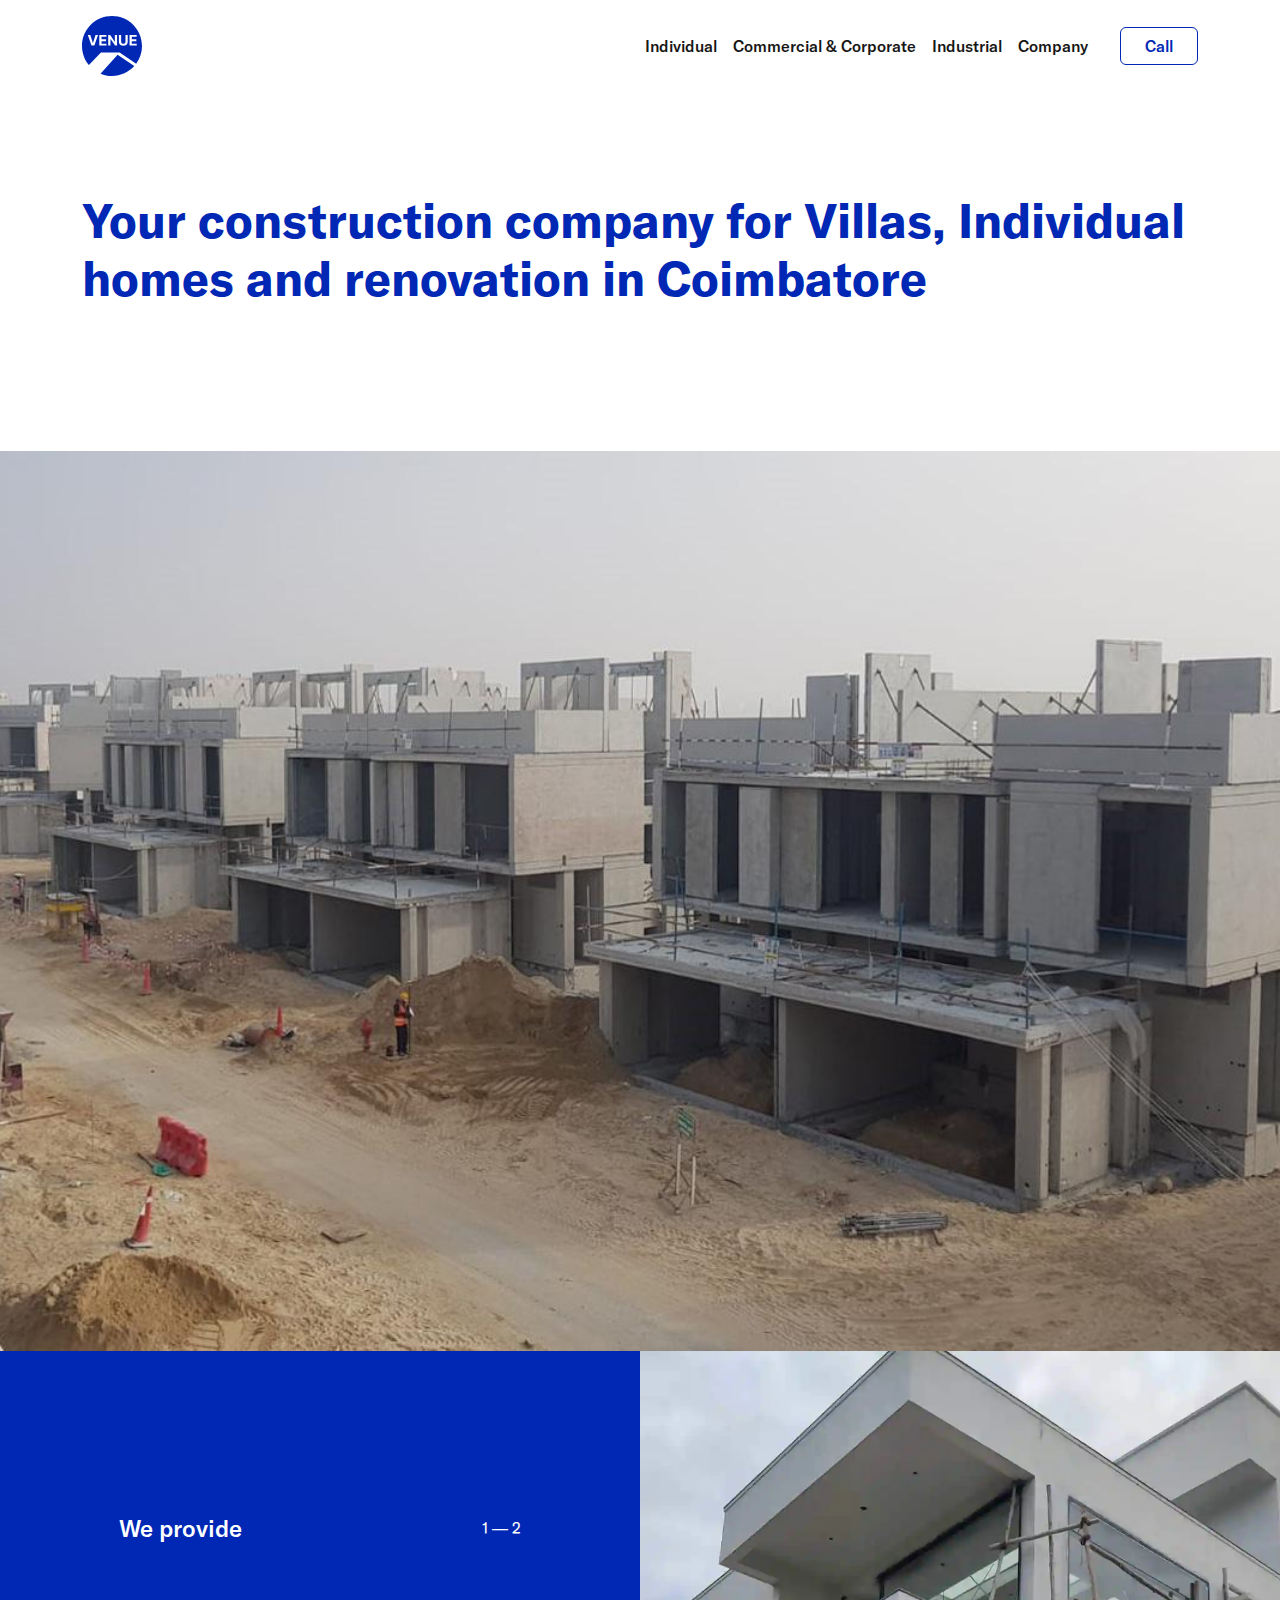
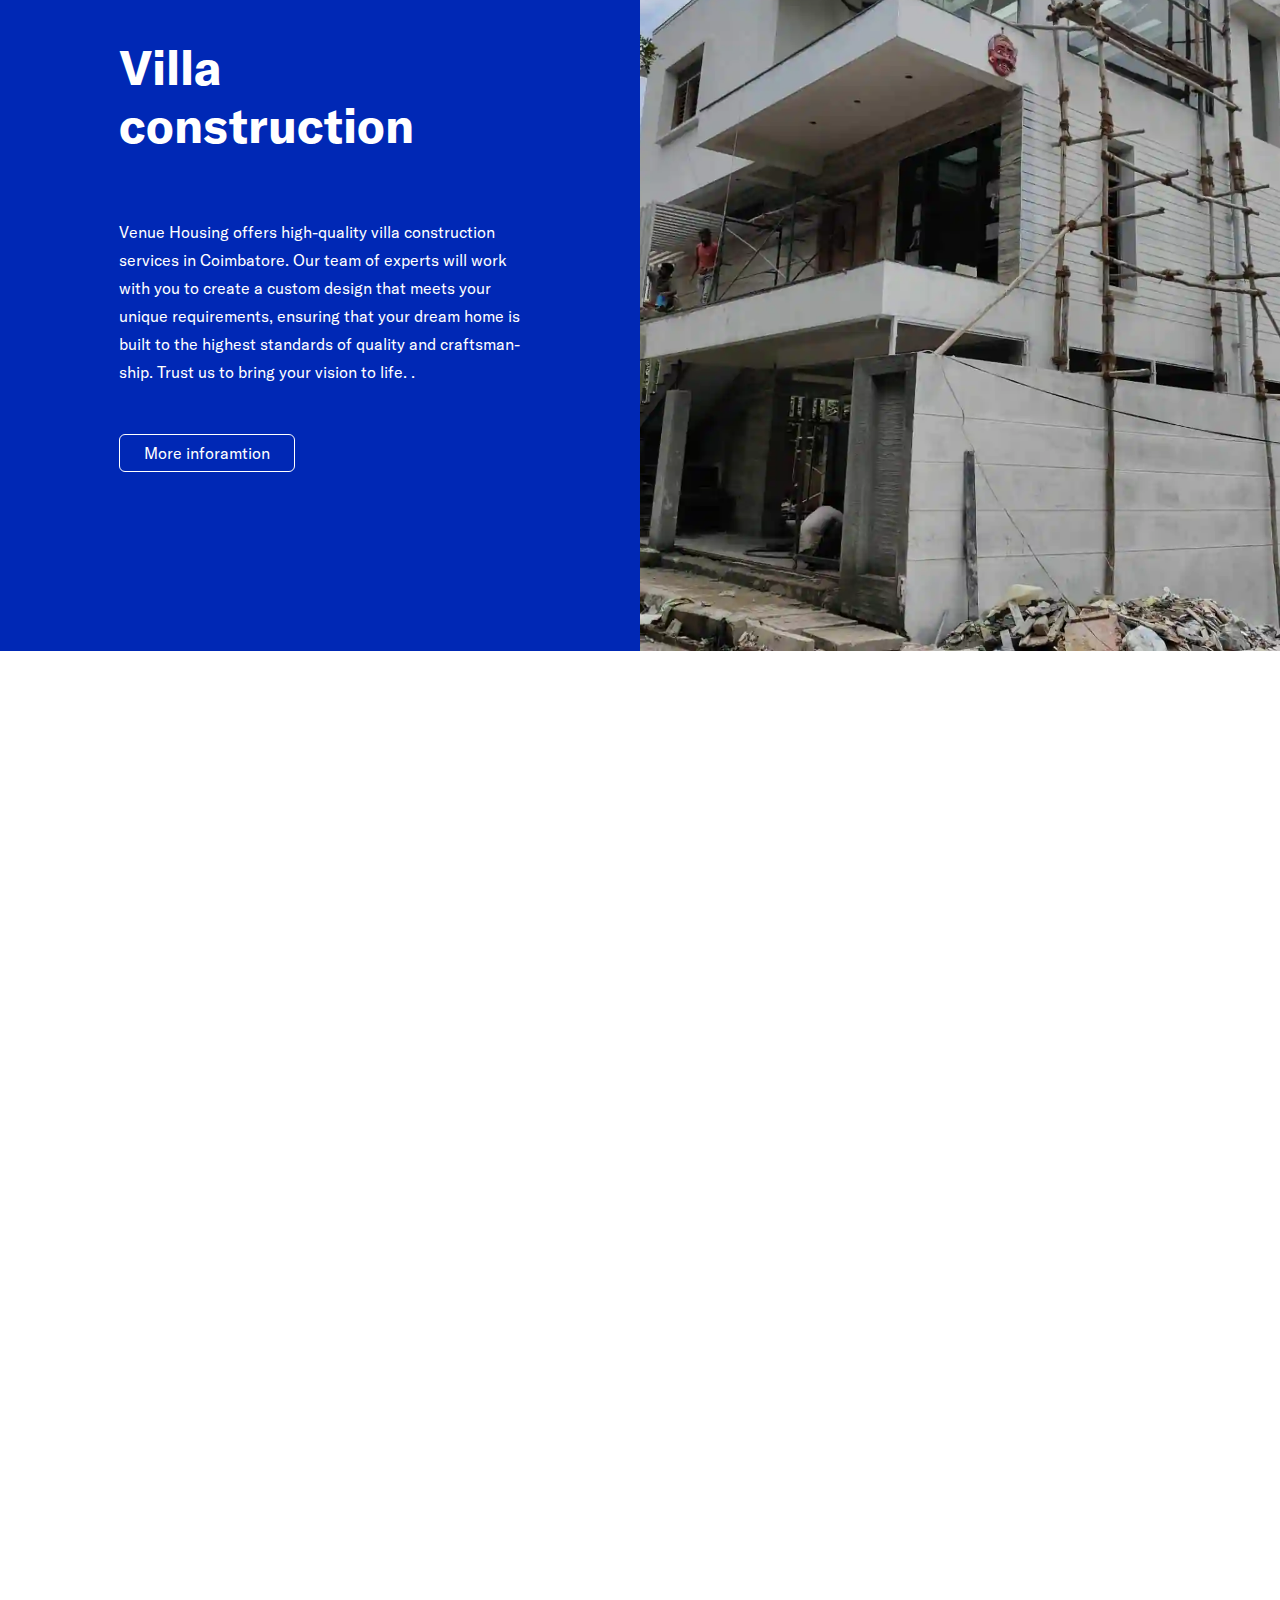
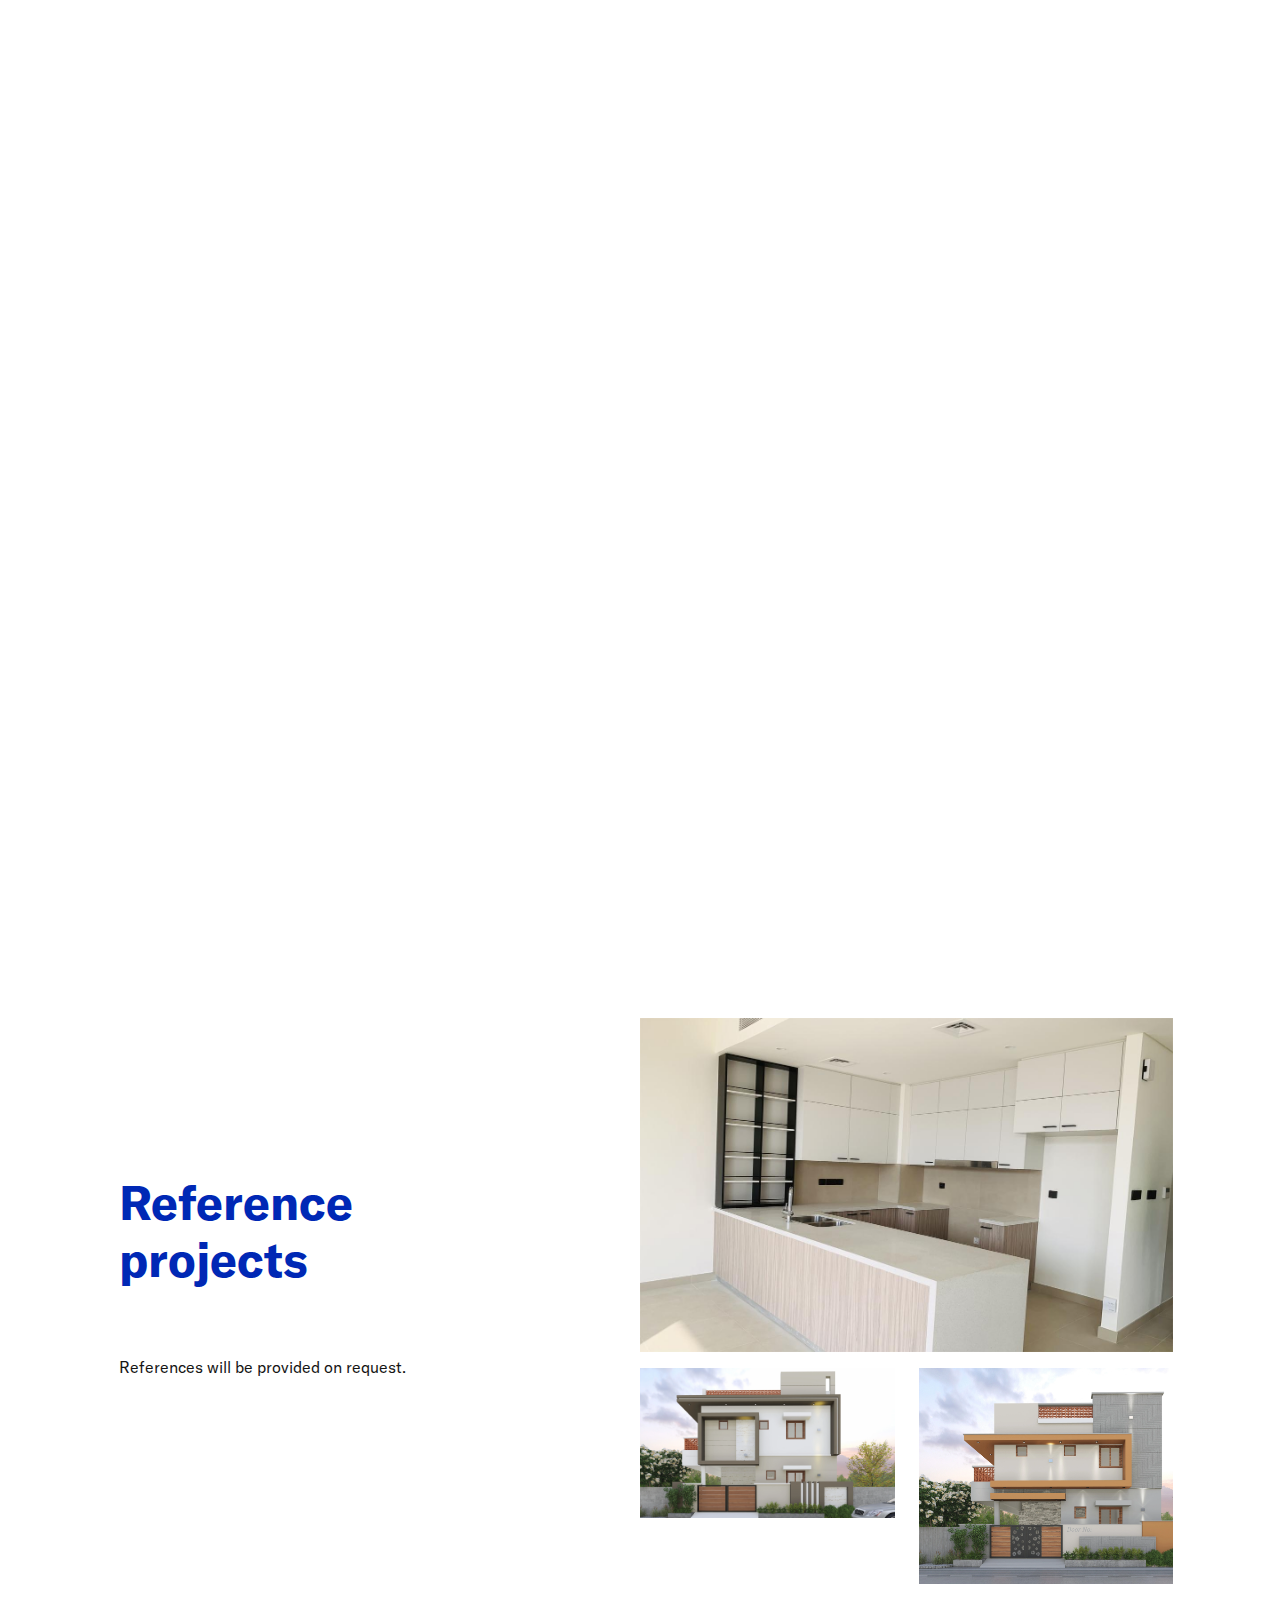
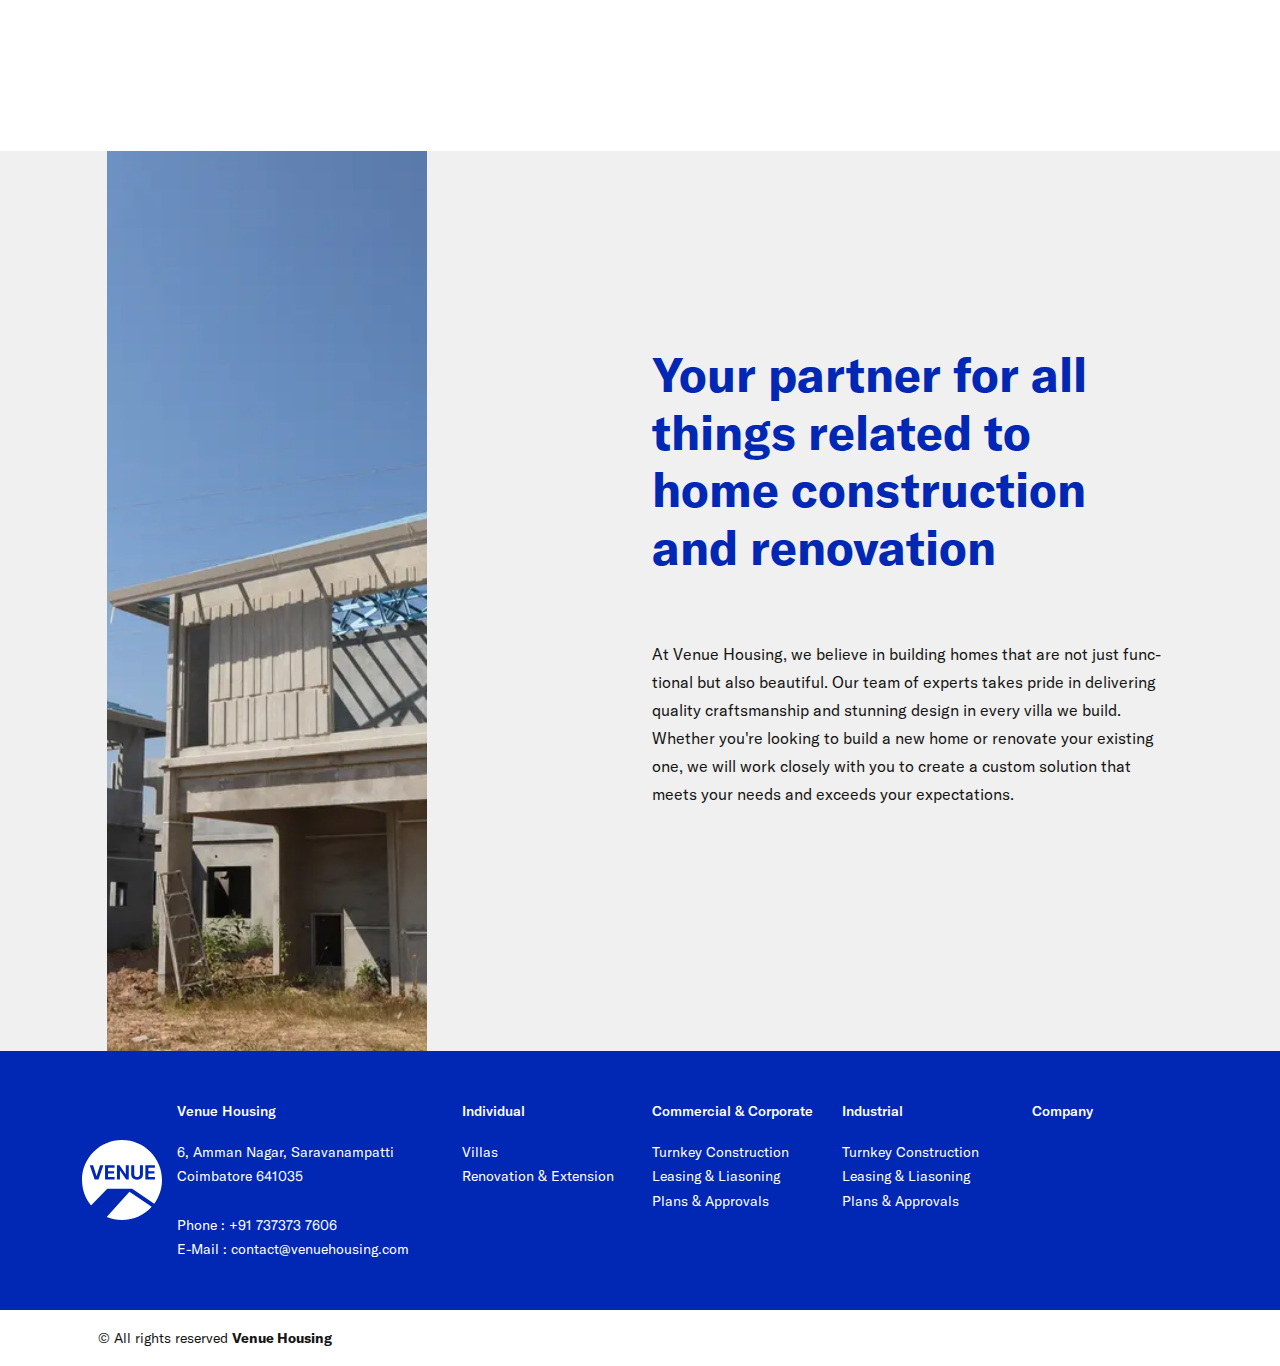
<file: private.html>
<!DOCTYPE html>
<html lang="en">
   <head>
       <!-- Google tag (gtag.js) -->
<script async src="https://www.googletagmanager.com/gtag/js?id=G-W1GZTS7PZ5"></script>
<script>
  window.dataLayer = window.dataLayer || [];
  function gtag(){dataLayer.push(arguments);}
  gtag('js', new Date());

  gtag('config', 'G-W1GZTS7PZ5');
</script>
      <title>Villas and Individual Homes in Coimbatore</title>
      <meta charset="utf-8">
      <meta name="viewport" content="width=device-width, initial-scale=1, shrink-to-fit=no">
      <meta http-equiv="x-ua-compatible" content="ie=edge">
      <meta name="content-language" content="en">
      <meta property="og:title" content="Villas and Individual Homes in Coimbatore">
      <meta property="og:description" content="Are you looking for a reliable construction company for Villas and Individual homes construction and renovation in Coimbatore? Get to know us!">
      <meta property="og:type" content="website">
      <meta property="og:url" content="index.html">
      <meta name="twitter:card" content="summary-large-image">
      <meta name="twitter:description" content="Are you looking for a reliable construction company for Villas and Individual homes construction and renovation in Coimbatore? Get to know us!">
      <meta name="twitter:title" content="Villas and Individual Homes in Coimbatore">
      <meta name="robots" content="index, follow">
      <meta name="abstract" content="Are you looking for a reliable construction company for Villas and Individual homes construction and renovation in Coimbatore? Get to know us!">
      <meta name="title" content="Villas and Individual Homes in Coimbatore">
      <meta name="description" content="Are you looking for a reliable construction company for Villas and Individual homes construction and renovation in Coimbatore? Get to know us!">
      <meta name="audience" content="all">
      <meta name="revisit-after" content="10 days">
      <link rel="canonical" href="index.html">
      <meta rel="apple-touch-icon" sizes="180x180" href="./apple-touch-icon.png">
      <meta rel="icon" type="image/png" sizes="32x32" href="./favicon-32x32.png">
      <meta rel="icon" type="image/png" sizes="16x16" href="./favicon-16x16.png">
      <meta rel="manifest" href="./site.html">
      <meta rel="mask-icon" href="./safari-pinned-tab.svg" color="#F9423A">
      <meta name="msapplication-TileColor" content="#F9423A">
      <meta name="theme-color" content="#ffffff">
      <link rel="stylesheet" href="./assets/css/app.css" type="text/css">
       <meta name="msvalidate.01" content="B2FD6A0C333464F223A92E866F2CAE66" />
   </head>
   <body>
      <header class="position-absolute w-100 bg-white">
         <div class="container">
            <nav class="navbar navbar-expand-lg row py-3">
               <div class="col-12 col-lg-2 d-flex">
                  <a class="navbar-brand p-0 col-6 col-md-3 col-lg-12" href="./index.html"><img src="./VH_logo.svg" width="60" height="60">
                  </a>
                  <button class="navbar-toggler collapsed ms-auto p-0" type="button" data-bs-toggle="collapse" data-bs-target="#navBarContent" aria-controls="navBarContent" aria-expanded="false" aria-label="Toggle navigation">
                  <span class="navbar-toggler-icon">
                  <img class="icon" id="menu" src="./assets/img/menu.png" alt="Menu" width="30" height="30">
                  <img class="icon" id="close" src="./assets/img/close.png" alt="close" width="30" height="30">
                  </span>
                  </button>
               </div>
               <div class="col-12 col-lg-10 py-3 mt-3 mt-lg-0 py-lg-0 collapse navbar-collapse justify-content-end" id="navBarContent">
                  <ul class="navbar-nav align-items-center">
                     <li class="nav-item d-lg-none"><a class="nav-link" href="./index.html">Home</a></li>
                     <li class="nav-item"><a class="nav-link" href="./private.html">Individual</a></li>
                     <li class="nav-item"><a class="nav-link" href="./commercial.html">Commercial & Corporate</a></li>
                     <li class="nav-item"><a class="nav-link" href="./industrial.html">Industrial</a></li>
                     <li class="nav-item"><a class="nav-link" href="./company.html">Company</a></li>
                     <li class="nav-item ms-lg-4 mt-4 mt-lg-0"><a class="btn btn-outline-primary font-weight-medium" href="tel:+917373737606">Call</a></li>
                  </ul>
               </div>
            </nav>
         </div>
      </header>
      <content>
         <header class="container">
            <div class="row mb-6">
               <div class="col-12">
                  <h1 class="text-primary mb-0">Your construction company for Villas, Individual homes and renovation in Coimbatore</h1>
               </div>
            </div>
         </header>
         <div class="jumbotron-container section-one" data-animation="reduce" data-trigger=".section-two">
            <div class="jumbotron jumbotron-fluid vh-100 overflow-hidden">
               <picture class="w-100 vh-100">
                  <source media="(min-width: 768px)" srcset="./media/villacons.jpg">
                  <source type="image/webp" srcset="./media/villacons.jpg">
                  <img class="img-cover" src="./media/villacons.jpg" alt="Venue Housing villas">
               </picture>
            </div>
         </div>
         <div class="vh-100 bg-primary section-two section-scroll" data-animation="sectionScroller" data-wrapper=".section-two" data-container=".content-one, .content-two">
            <div class="position-absolute content-one">
               <div class="container-fluid">
                  <div class="row vh-100 align-items-center">
                     <div class="col-md-6 col-lg-5 col-xl-4 offset-md-1 text-white">
                        <div class="content--text">
                           <div class="d-flex">
                              <div class="col-8">
                                 <h4 class="mb-8">We provide</h4>
                              </div>
                              <div class="col-4 text-end"><span>1 — 2</span></div>
                           </div>
                           <h2 class="h1 mb-6">Villa construction</h2>
                           <p class="mb-5">Venue Housing offers high-quality villa construction services in Coimbatore. Our team of experts will work with you to create a custom design that meets your unique requirements, ensuring that your dream home is built to the highest standards of quality and craftsmanship. Trust us to bring your vision to life.
                              .
                           </p>
                           <p><a class="btn btn-outline-white" href="private/villas.html">More inforamtion</a></p>
                        </div>
                     </div>
                     <div class="col-md-4 col-lg-5 col-xl-6 p-0 offset-md-1 d-none d-md-block">
                        <picture class="content--img vh-100">
                           <source media="(min-width: 768px)" srcset="./media/villa1.webp">
                           <source type="image/webp" srcset="./media/villa1.webp">
                           <img class="img-cover" src="./media/villa1.webp" alt="villa construction services coimbatore">
                        </picture>
                     </div>
                  </div>
               </div>
            </div>
            <div class="position-absolute content-two">
               <div class="container-fluid">
                  <div class="row vh-100 align-items-center">
                     <div class="col-md-6 col-lg-5 col-xl-4 offset-md-1 text-white">
                        <div class="content--text">
                           <div class="d-flex">
                              <div class="col-8">
                                 <h4 class="mb-8">We provide</h4>
                              </div>
                              <div class="col-4 text-end"><span>2 — 2</span></div>
                           </div>
                           <h2 class="h1 mb-6">Renovation and extension</h2>
                           <p class="mb-5">Venue Housing offers top-notch home renovation services that can transform your living space into your dream home. Our team of experts will work with you to create a customized plan that meets your design and functionality needs while staying within your budget. Whether it's a small bathroom renovation or a full-scale home remodel, we are committed to delivering quality results that exceed your expectations. Trust us to bring new life to your home with our attention to detail and commitment to customer satisfaction.
                              .
                           </p>
                           <p><a class="btn btn-outline-white" href="./private/renovation.html">More information</a></p>
                        </div>
                     </div>
                     <div class="col-md-4 col-lg-5 col-xl-6 p-0 offset-md-1 d-none d-md-block">
                        <picture class="content--img vh-100">
                           <source media="(min-width: 768px)" srcset="./media/villareno.jpg">
                           <source type="image/webp" srcset="./media/villareno.jpg">
                           <img class="img-cover" src="./media/villareno.jpg" alt="home renovation coimbatore">
                        </picture>
                     </div>
                  </div>
               </div>
            </div>
         </div>
         <div class="container-fluid section-five">
            <div class="row min-vh-100 align-items-center py-7 py-md-0">
               <div class="col-12 col-md-4 offset-md-1 position-relative order-2 order-md-1">
                  <h2 class="h1 mb-6 text-primary">Reference projects</h2>
                  <p class="mb-5">References will be provided on request.</p>
               </div>
               <div class="col-12 col-md-5 p-md-0 offset-md-1 order-1 order-md-2 mb-6 mb-md-0">
                  <div class="row">
                     <picture class="col-12 mb-3">
                        <source media="(min-width: 768px)" srcset="./media/villa_ref.jpg">
                        <source type="image/webp" srcset="./media/villa_ref.jpg">
                        <img class="img-fluid" src="./media/villa_ref.jpg" alt="coimbatore villa">
                     </picture>
                     <picture class="col-6">
                        <source media="(min-width: 768px)" srcset="./media/villa_ref2.webp">
                        <source type="image/webp" srcset="./media/villa_ref2.webp">
                        <img class="img-fluid" src="./media/villa_ref2.webp" alt="coimbatore villa">
                     </picture>
                     <picture class="col-6">
                        <source media="(min-width: 768px)" srcset="./media/villa_ref1.webp">
                        <source type="image/webp" srcset="./media/villa_ref1.webp">
                        <img class="img-fluid" src="./media/villa_ref1.webp" alt="coimbatore villa">
                     </picture>
                  </div>
               </div>
            </div>
         </div>
         <div class="container-fluid bg-accent bg-opacity-10 section-four">
            <div class="row min-vh-100 align-items-center py-7 py-md-0">
               <div class="col-12 col-md-3 p-md-0 offset-md-1 align-self-end mb-6 mb-md-0">
                  <div class="carousel slide carousel-fade" data-bs-ride="carousel" data-bs-touch="false" data-bs-pause="false">
                     <div class="carousel-inner">
                        <div>
                           <picture class="content--img vh-100">
                              <source media="(min-width: 768px)" srcset="./media/private_hero.webp">
                              <source type="image/webp" srcset="./media/private_hero.webp">
                              <img class="img-cover" src="./media/private_hero.webp" alt="home construction coimbatore">
                           </picture>
                        </div>
                     </div>
                  </div>
               </div>
               <div class="col-12 col-md-5 offset-md-2">
                  <div class="position-relative">
                     <h2 class="h1 mb-6 text-primary">Your partner for all things related to home construction and renovation</h2>
                     <p class="mb-5">At Venue Housing, we believe in building homes that are not just functional but also beautiful. Our team of experts takes pride in delivering quality craftsmanship and stunning design in every villa we build. Whether you're looking to build a new home or renovate your existing one, we will work closely with you to create a custom solution that meets your needs and exceeds your expectations.</p>
                  </div>
               </div>
            </div>
         </div>
      </content>
      <footer>
         <nav class="bg-primary py-5 small">
            <div class="container">
               <div class="row text-white">
                  <div class="col-12 col-md-1 d-none d-md-block align-self-center"><a class="link-white" href="index.html"><img src="./VH_logo_w.svg" width="80" height="80"></a></div>
                  <div class="col-12 col-md-3 mb-4 mb-md-0">
                     <p class="font-weight-medium">Venue Housing</p>
                     <p class="mb-4"><a class="link-white text-decoration-none">6, Amman Nagar,
                        Saravanampatti<br>Coimbatore 641035</a>
                     </p>
                     <p class="mb-0">Phone : <a class="link-white text-decoration-none" href="tel:+917373737606">+91
                        737373 7606</a>
                     </p>
                     <p class="mb-0">E-Mail : <a class="link-white text-decoration-none" href="mailto:contact@venuehousing.com">contact@venuehousing.com</a></p>
                  </div>
                  <div class="col-12 col-md-2 mb-4 mb-md-0">
                     <p><a class="font-weight-medium link-white text-decoration-none" href="./private.html">Individual</a></p>
                     <ul class="nav flex-column">
                        <li class="nav-item"><a class="nav-link link-white p-0" href="./private/villas.html">Villas</a></li>
                        <li class="nav-item"><a class="nav-link link-white p-0" href="./private/renovation.html">Renovation & Extension</a>
                        </li>
                     </ul>
                  </div>
                  <div class="col-12 col-md-2 mb-4 mb-md-0">
                     <p><a class="font-weight-medium link-white text-decoration-none" href="./commercial.html">Commercial & Corporate</a></p>
                     <ul class="nav flex-column">
                        <li class="nav-item"><a class="nav-link link-white p-0" href="./commercial/turnkey-construction.html">Turnkey Construction</a></li>
                        <li class="nav-item"><a class="nav-link link-white p-0" href="./commercial/liason.html">Leasing & Liasoning</a></li>
                        <li class="nav-item"><a class="nav-link link-white p-0" href="./commercial/plans.html">Plans & Approvals</a></li>
                     </ul>
                  </div>
                  <div class="col-12 col-md-2 mb-4 mb-md-0">
                     <p><a class="font-weight-medium link-white text-decoration-none" href="./industrial.html">Industrial</a></p>
                     <ul class="nav flex-column">
                        <li class="nav-item"><a class="nav-link link-white p-0" href="./industrial/turnkey-construction.html">Turnkey Construction </a></li>
                        <li class="nav-item"><a class="nav-link link-white p-0" href="./commercial/liason.html">Leasing & Liasoning</a></li>
                        <li class="nav-item"><a class="nav-link link-white p-0" href="./commercial/plans.html">Plans & Approvals</a></li>
                     </ul>
                  </div>
                  <div class="col-12 col-md-2">
                     <p><a class="font-weight-medium link-white text-decoration-none" href="./company.html">Company</a></p>
                  </div>
               </div>
            </div>
         </nav>
         <nav class="_bg-accent py-2 small">
            <div class="container">
               <div class="row align-items-center justify-content-between">
                  <div class="col-12 col-md-8">
                     <ul class="navbar-nav flex-md-row">
                        <li class="nav-item ms-md-3 py-2">&copy; All rights reserved <b>Venue Housing</b></li>
                     </ul>
                  </div>
               </div>
            </div>
         </nav>
      </footer>
      <!-- <div id="loader-wrapper">
         <svg class="link-accent img-cover" id="loader" viewbox="0 0 100 100" preserveaspectratio="none">
         <path class="path" stroke="currentColor" fill="currentColor" stroke-width="2px" dur="10s" vector-effect="non-scaling-stroke" d="M 0 100 V 0 Q 50 0 100 0 V 100 z"></path>
         <animatemotion dur="10s" repeatcount="indefinite">
         <mpath xlink:href="#path"></mpath>
         </animatemotion>
         </svg>
         <svg class="logo text-white" width="203" height="236" viewBox="0 0 203 236" fill="none" overflow="visible" xml:space="preserve" xmlns="http://www.w3.org/2000/svg">
             <path fill-rule="evenodd" clip-rule="evenodd" d="M30.4548 193.001L37.1824 176.749C33.4029 177.165 24.0674 177.391 21.6107 175.615C18.3982 173.196 19.4186 165.902 19.4186 161.291V80.5599C19.4186 73.6812 18.3226 71.1867 23.5383 68.0875L43.91 55.4638C50.7131 51.0796 57.6296 47.0355 64.4706 42.689C71.1226 38.3048 78.0391 34.1851 84.8422 29.9898C88.2816 27.8733 91.5698 25.7945 95.1226 23.6024C100.414 20.352 101.17 19.4071 106.99 23.0355C120.634 31.615 134.089 39.8544 147.809 48.3583L178.461 67.4449C184.017 70.9977 183.601 70.9221 183.601 78.8591V159.59C183.601 163.634 184.357 172.062 182.241 174.708C179.784 177.769 172.301 176.824 167.425 176.824H154.952C154.272 176.824 153.516 176.9 152.836 176.9C150.644 176.9 150.984 176.56 150.644 176.182C150.644 176.258 150.568 176.258 150.568 176.409L147.356 184.572C146.335 187.18 144.748 190.393 143.992 193.001C158.316 192.85 172.716 193.001 187.003 193.001C194.071 193.001 201.97 194.626 202.423 187.029C202.764 180.377 202.423 172.969 202.423 166.166C202.423 138.5 202.423 110.834 202.423 83.1678C202.423 62.3048 204.2 64.7993 195.431 59.13L110.732 4.85596C99.6202 -2.24955 103.249 -2.17396 83.4438 10.4497C74.7887 16.0434 66.2848 21.5237 57.4407 27.1174C40.0926 38.267 22.9336 49.3032 5.58555 60.3772C3.24225 61.9268 1.05012 62.7205 0.634373 65.7819C0.218624 68.4654 0.558782 171.117 0.558782 180.188C0.558782 195.798 -0.121534 192.812 30.4548 193.039V193.001Z" fill="white" fill-opacity="0.74902"/>
             <path fill-rule="evenodd" clip-rule="evenodd" d="M35.4439 176.711L28.5273 192.963H52.9809C53.8502 192.547 53.8502 191.98 54.2659 191.035L64.2061 165.486C64.8864 163.785 67.1541 157.322 67.91 156.264L80.6092 188.465C81.025 189.675 81.8187 192.434 82.8392 193.001H108.502C107.482 190.091 106.083 187.105 104.798 184.119C97.6171 166.469 89.8313 148.516 82.688 130.979C82.0832 129.429 81.4029 127.917 80.7982 126.443C80.1935 125.083 79.5132 122.399 78.5683 122.248H57.8187C57.1384 124.365 55.9289 126.859 55.0596 129.051L46.5935 149.347C45.1951 152.749 35.5195 175.313 35.4439 176.787V176.711Z" fill="white"/>
             <path fill-rule="evenodd" clip-rule="evenodd" d="M145.126 193.001C145.92 190.394 147.545 187.181 148.565 184.573L151.853 176.409C151.853 176.258 151.929 176.258 151.929 176.183L174.417 122.211H149.964C148.943 122.438 146.335 130.148 145.995 131.017L135.035 158.948L122.335 126.746C121.92 125.537 121.126 122.778 120.105 122.211H94.4424C95.4629 125.121 96.8613 128.107 98.1463 131.093C99.3558 134.154 100.49 136.913 101.775 139.899L120.257 184.233C120.672 185.291 123.28 192.737 124.414 192.964H145.164L145.126 193.001Z" fill="white"/>
             <path fill-rule="evenodd" clip-rule="evenodd" d="M163.041 225.846L152.08 208.838H147.355V235.219H152.08L151.815 216.624C152.42 217.039 151.815 216.624 152.42 217.115C152.496 217.266 152.685 217.455 152.836 217.606L154.952 220.932C156.54 223.54 161.944 232.838 162.852 235.257H167.387V208.876H162.852C161.907 213.562 163.343 221.008 163.003 225.884L163.041 225.846Z" fill="white"/>
             <path fill-rule="evenodd" clip-rule="evenodd" d="M45.0057 213.146C50.486 211.445 52.338 215.262 52.4136 219.798C52.4136 224.257 53.0939 229.511 49.1254 230.947C43.8341 232.799 41.7175 228.831 41.7175 224.409C41.6419 219.949 40.9616 214.393 45.0057 213.146ZM36.9175 227.243C37.4089 230.72 39.0341 233.139 41.453 234.462C45.4971 236.654 55.0215 236.805 56.949 228.226C57.4404 225.958 57.4404 219.155 57.1002 216.736C55.5884 206.305 39.4876 205.02 37.0687 215.942C36.5774 217.983 36.5774 225.089 36.9175 227.281V227.243Z" fill="white"/>
             <path fill-rule="evenodd" clip-rule="evenodd" d="M19.4186 219.61H9.13829V208.838H4.2627V235.219H9.13829V224.145H19.4186V235.219H24.2942V208.838H19.4942L19.4186 219.61Z" fill="white"/>
             <path fill-rule="evenodd" clip-rule="evenodd" d="M88.8482 208.838H84.1238C82.3474 216.85 87.412 231.099 79.1726 231.25C70.4041 231.402 75.8088 217.569 73.9569 208.838H69.2325C68.7411 211.257 68.9679 223.654 69.1569 226.639C69.497 232.384 72.7852 235.521 78.9081 235.635C85.0687 235.71 88.4325 232.498 88.8482 226.904C89.1128 223.994 89.264 211.295 88.8482 208.876V208.838Z" fill="white"/>
             <path fill-rule="evenodd" clip-rule="evenodd" d="M199.249 233.593V220.743H190.405V224.711L194.713 224.787L194.864 230.607C185.113 232.308 184.773 229.058 184.773 220.667C184.773 217.417 185.189 214.582 187.721 213.373C191.009 211.823 194.298 213.599 197.132 214.166L198.568 210.047C193.768 208.988 189.46 206.985 184.433 209.896C180.313 212.314 179.784 216.434 179.784 222.368C179.784 236.125 188.213 237.902 199.249 233.631V233.593Z" fill="white"/>
             <path fill-rule="evenodd" clip-rule="evenodd" d="M100.829 229.738L99.582 233.555C101.925 235.747 110.014 236.163 113.491 234.689C117.043 233.139 119.198 227.47 116.439 223.539C113.491 219.344 107.519 220.062 105.667 217.643C103.891 215.451 105.516 213.108 108.124 212.881C111.147 212.541 112.773 213.599 115.191 214.166L116.628 210.273C113.528 208.421 106.121 207.665 103.059 209.933C99.6198 212.427 98.9395 218.172 102.114 221.271C105.818 224.9 112.206 223.464 112.621 227.583C112.886 230.569 110.921 231.287 108.086 231.401C104.798 231.401 103.551 230.418 100.829 229.775V229.738Z" fill="white"/>
             <path fill-rule="evenodd" clip-rule="evenodd" d="M128.949 235.219L133.825 235.143L133.636 208.838H128.949V235.219Z" fill="white"/>
         </svg>
         <span class="text small text-white">
         <div class="spinner-border" role="status"><span class="visually-hidden">Loading...</span></div>
         </span></div>   --> 
      <script src="assets/js/app.js" defer></script>
   </body>
</html>
</file>
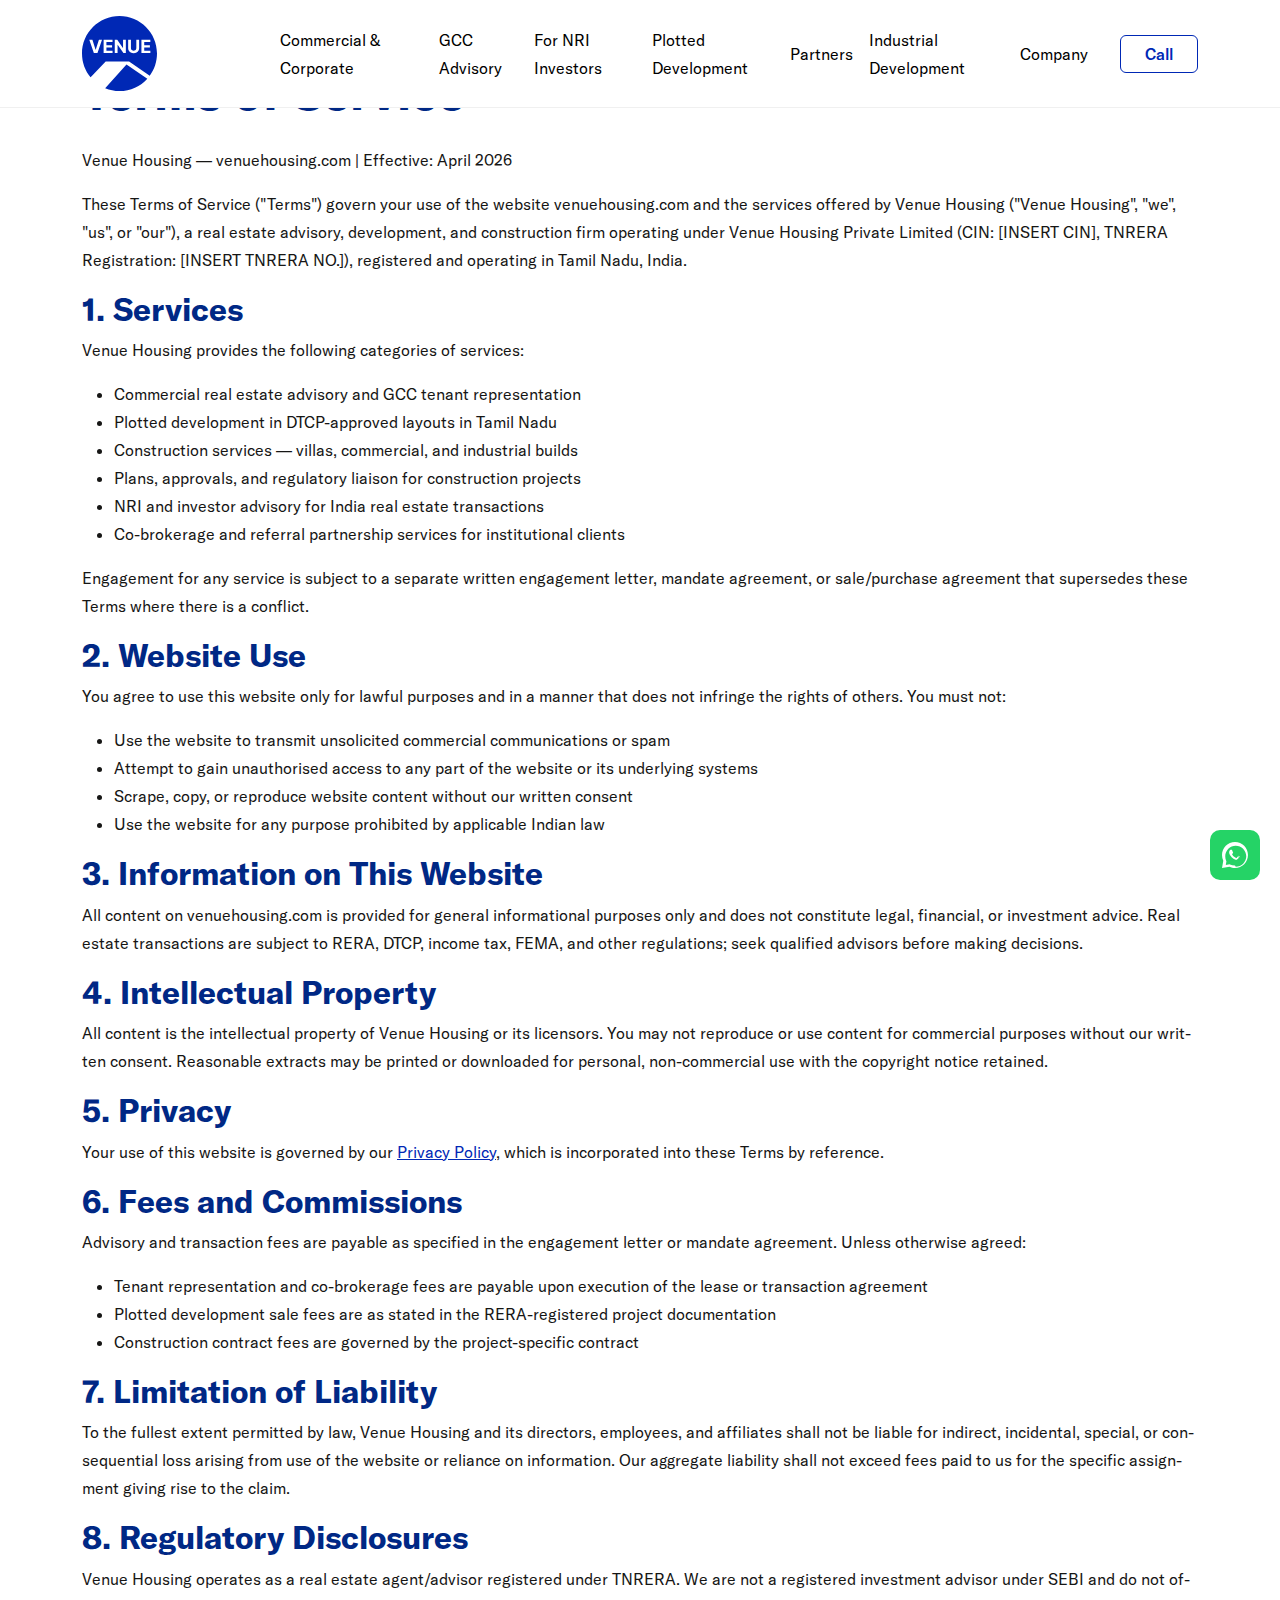
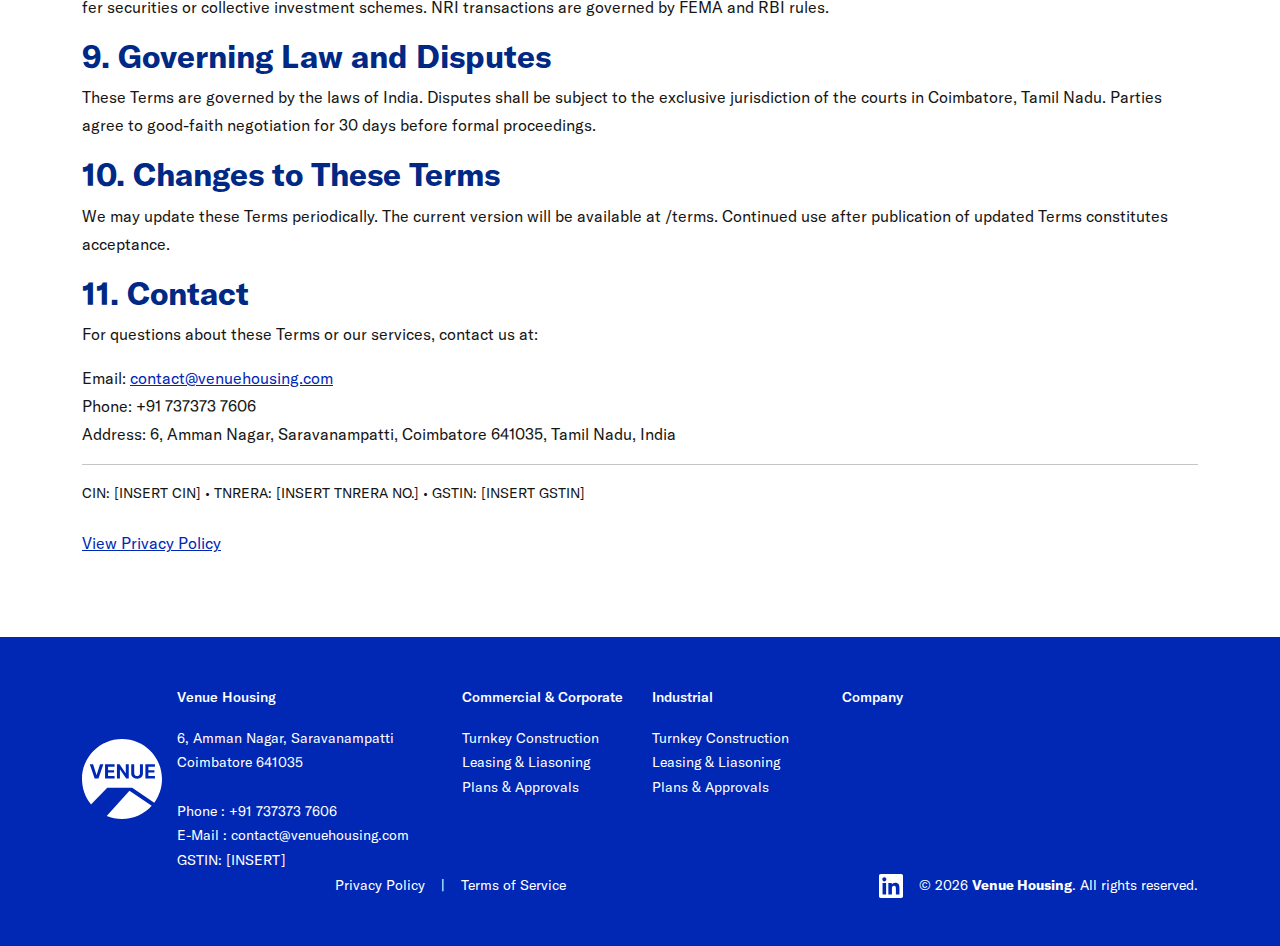
<file: Terms of Service.html>
<!DOCTYPE html>
<html lang="en">
	<head>
		 <!-- Google tag (gtag.js) -->
<script async src="https://www.googletagmanager.com/gtag/js?id=G-W1GZTS7PZ5"></script>
<script>
  window.dataLayer = window.dataLayer || [];
  function gtag(){dataLayer.push(arguments);} 
  gtag('js', new Date());

  gtag('config', 'G-W1GZTS7PZ5');
</script>
		<title>Terms of Service | Venue Housing — Real Estate Advisory, Coimbatore</title>
		<meta charset="utf-8">
		<meta name="viewport" content="width=device-width, initial-scale=1, shrink-to-fit=no">
		<meta name="content-language" content="en">
		<meta name="description" content="Terms of Service for Venue Housing — use of the website and service engagement terms.">
			<link rel="stylesheet" href="./assets/css/app.css" type="text/css">
			<style>
				body { display: flex; flex-direction: column; min-height: 100vh; }
				header { flex-shrink: 0; border-bottom: 1px solid #f0f0f0; }
				main { flex-grow: 1; padding-top: 2rem; }
				/* Headings color to match site branding */
				h1, h2, h3, h4, h5, h6 { color:#002885; }
			</style>
	</head>
	<body>
		<div id="header-container"></div>
		<main class="container py-6">
	 <h1 class="mb-4">Terms of Service</h1>
	 <p class="muted">Venue Housing — venuehousing.com | Effective: April 2026</p>

	 <p>These Terms of Service ("Terms") govern your use of the website venuehousing.com and the services offered by Venue Housing ("Venue Housing", "we", "us", or "our"), a real estate advisory, development, and construction firm operating under Venue Housing Private Limited (CIN: [INSERT CIN], TNRERA Registration: [INSERT TNRERA NO.]), registered and operating in Tamil Nadu, India.</p>

	 <h2 id="services">1. Services</h2>
	 <p>Venue Housing provides the following categories of services:</p>
	 <ul>
		<li>Commercial real estate advisory and GCC tenant representation</li>
		<li>Plotted development in DTCP-approved layouts in Tamil Nadu</li>
		<li>Construction services — villas, commercial, and industrial builds</li>
		<li>Plans, approvals, and regulatory liaison for construction projects</li>
		<li>NRI and investor advisory for India real estate transactions</li>
		<li>Co-brokerage and referral partnership services for institutional clients</li>
	 </ul>
	 <p>Engagement for any service is subject to a separate written engagement letter, mandate agreement, or sale/purchase agreement that supersedes these Terms where there is a conflict.</p>

	 <h2 id="website-use">2. Website Use</h2>
	 <p>You agree to use this website only for lawful purposes and in a manner that does not infringe the rights of others. You must not:</p>
	 <ul>
		<li>Use the website to transmit unsolicited commercial communications or spam</li>
		<li>Attempt to gain unauthorised access to any part of the website or its underlying systems</li>
		<li>Scrape, copy, or reproduce website content without our written consent</li>
		<li>Use the website for any purpose prohibited by applicable Indian law</li>
	 </ul>

	 <h2 id="information">3. Information on This Website</h2>
	 <p>All content on venuehousing.com is provided for general informational purposes only and does not constitute legal, financial, or investment advice. Real estate transactions are subject to RERA, DTCP, income tax, FEMA, and other regulations; seek qualified advisors before making decisions.</p>

	 <h2 id="intellectual-property">4. Intellectual Property</h2>
	 <p>All content is the intellectual property of Venue Housing or its licensors. You may not reproduce or use content for commercial purposes without our written consent. Reasonable extracts may be printed or downloaded for personal, non-commercial use with the copyright notice retained.</p>

	 <h2 id="privacy">5. Privacy</h2>
	 <p>Your use of this website is governed by our <a href="./Privacy Policy.html">Privacy Policy</a>, which is incorporated into these Terms by reference.</p>

	 <h2 id="fees">6. Fees and Commissions</h2>
	 <p>Advisory and transaction fees are payable as specified in the engagement letter or mandate agreement. Unless otherwise agreed:
	 </p>
	 <ul>
		<li>Tenant representation and co-brokerage fees are payable upon execution of the lease or transaction agreement</li>
		<li>Plotted development sale fees are as stated in the RERA-registered project documentation</li>
		<li>Construction contract fees are governed by the project-specific contract</li>
	 </ul>

	 <h2 id="liability">7. Limitation of Liability</h2>
	 <p>To the fullest extent permitted by law, Venue Housing and its directors, employees, and affiliates shall not be liable for indirect, incidental, special, or consequential loss arising from use of the website or reliance on information. Our aggregate liability shall not exceed fees paid to us for the specific assignment giving rise to the claim.</p>

	 <h2 id="regulatory">8. Regulatory Disclosures</h2>
	 <p>Venue Housing operates as a real estate agent/advisor registered under TNRERA. We are not a registered investment advisor under SEBI and do not offer securities or collective investment schemes. NRI transactions are governed by FEMA and RBI rules.</p>

	 <h2 id="governing-law">9. Governing Law and Disputes</h2>
	 <p>These Terms are governed by the laws of India. Disputes shall be subject to the exclusive jurisdiction of the courts in Coimbatore, Tamil Nadu. Parties agree to good-faith negotiation for 30 days before formal proceedings.</p>

	 <h2 id="changes">10. Changes to These Terms</h2>
	 <p>We may update these Terms periodically. The current version will be available at /terms. Continued use after publication of updated Terms constitutes acceptance.</p>

	 <h2 id="contact">11. Contact</h2>
	 <p>For questions about these Terms or our services, contact us at:</p>
	 <p>
		Email: <a href="mailto:contact@venuehousing.com">contact@venuehousing.com</a><br>
		Phone: +91 737373 7606<br>
		Address: 6, Amman Nagar, Saravanampatti, Coimbatore 641035, Tamil Nadu, India
	 </p>

	 <hr>
	 <p class="small">CIN: [INSERT CIN] • TNRERA: [INSERT TNRERA NO.] • GSTIN: [INSERT GSTIN]</p>

	 <p class="mt-4"><a href="./Privacy Policy.html">View Privacy Policy</a></p>
  </main>

		<footer>
			<div id="footer-container"></div>
		</footer>

	 <!-- WhatsApp Button -->
	 <a href="https://wa.me/917373737606?text=Hi%20Venue%20Housing%2C%20I%27m%20interested%20in%20learning%20more%20about%20your%20services" target="_blank" rel="noopener noreferrer" class="whatsapp-btn" title="Chat with us on WhatsApp">
		 <svg width="50" height="50" viewBox="0 0 50 50" fill="none" xmlns="http://www.w3.org/2000/svg">
			 <rect width="50" height="50" rx="10" fill="#25D366"/>
			 <path d="M25 12C17.82 12 12 17.82 12 25c0 2.03.45 3.96 1.28 5.69L12 38l7.5-1.28c1.71.76 3.62 1.28 5.5 1.28 7.18 0 13-5.82 13-13S32.18 12 25 12zm0 23.5c-1.81 0-3.53-.37-5.09-.98l-.36-.18-3.76.64.64-3.64-.19-.37c-.65-1.41-.99-2.99-.99-4.62 0-5.77 4.73-10.5 10.5-10.5s10.5 4.73 10.5 10.5-4.73 10.5-10.5 10.5zm5.28-8.02c-.29-.15-1.71-.84-1.98-.94-.27-.1-.46-.15-.65.15-.19.29-.74.94-.91 1.13-.17.19-.34.22-.63.07-.29-.15-1.22-.45-2.33-1.43-.86-.77-1.44-1.71-1.61-2-.17-.29-.02-.44.13-.58.13-.13.29-.34.44-.51.15-.17.19-.29.29-.49.10-.2.05-.37-.02-.52-.07-.15-.65-1.57-.89-2.15-.24-.55-.47-.47-.65-.48-.17-.01-.36-.01-.55-.01-.19 0-.5.07-.76.36-.26.29-.99.97-.99 2.37 0 1.4 1.01 2.75 1.15 2.94.14.19 1.92 2.94 4.66 4.11.33.15.59.24.79.31.33.10.63.09.87-.05.27-.15 1.71-.85 1.98-1.68.27-1.25.27-2.32.19-2.56-.08-.24-.31-.37-.6-.51z" fill="white"/>
		 </svg>
	 </a>
	 <style>
	 .whatsapp-btn {position: fixed; bottom: 20px; right: 20px; z-index: 999; transition: all 0.3s ease; border: none; text-decoration: none; display: flex; align-items: center; justify-content: center;}
	 .whatsapp-btn:hover {transform: scale(1.1);} .whatsapp-btn img {width: auto; height: auto;}
	 </style>

	 <script src="assets/js/app.js" defer></script>
	 <script src="./assets/js/footer-loader.js" defer></script>
	</body>
</html>
</file>
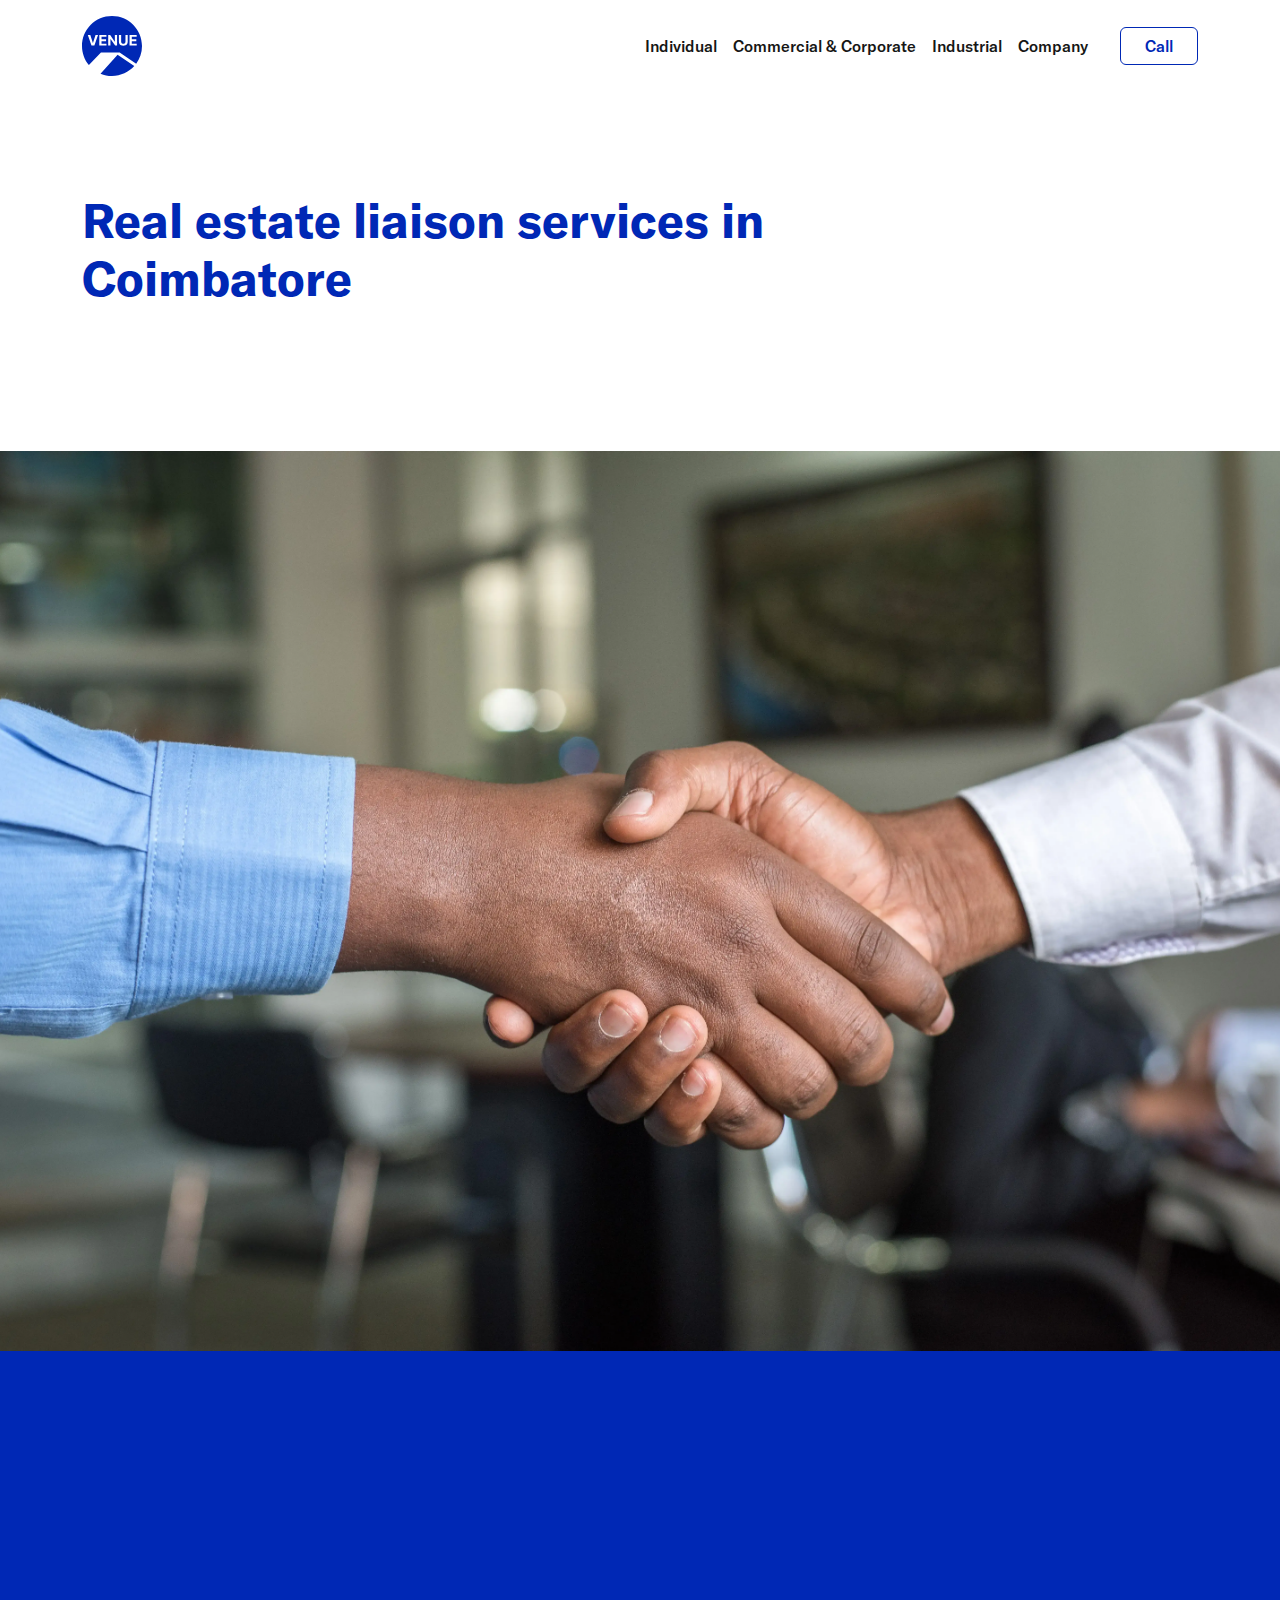
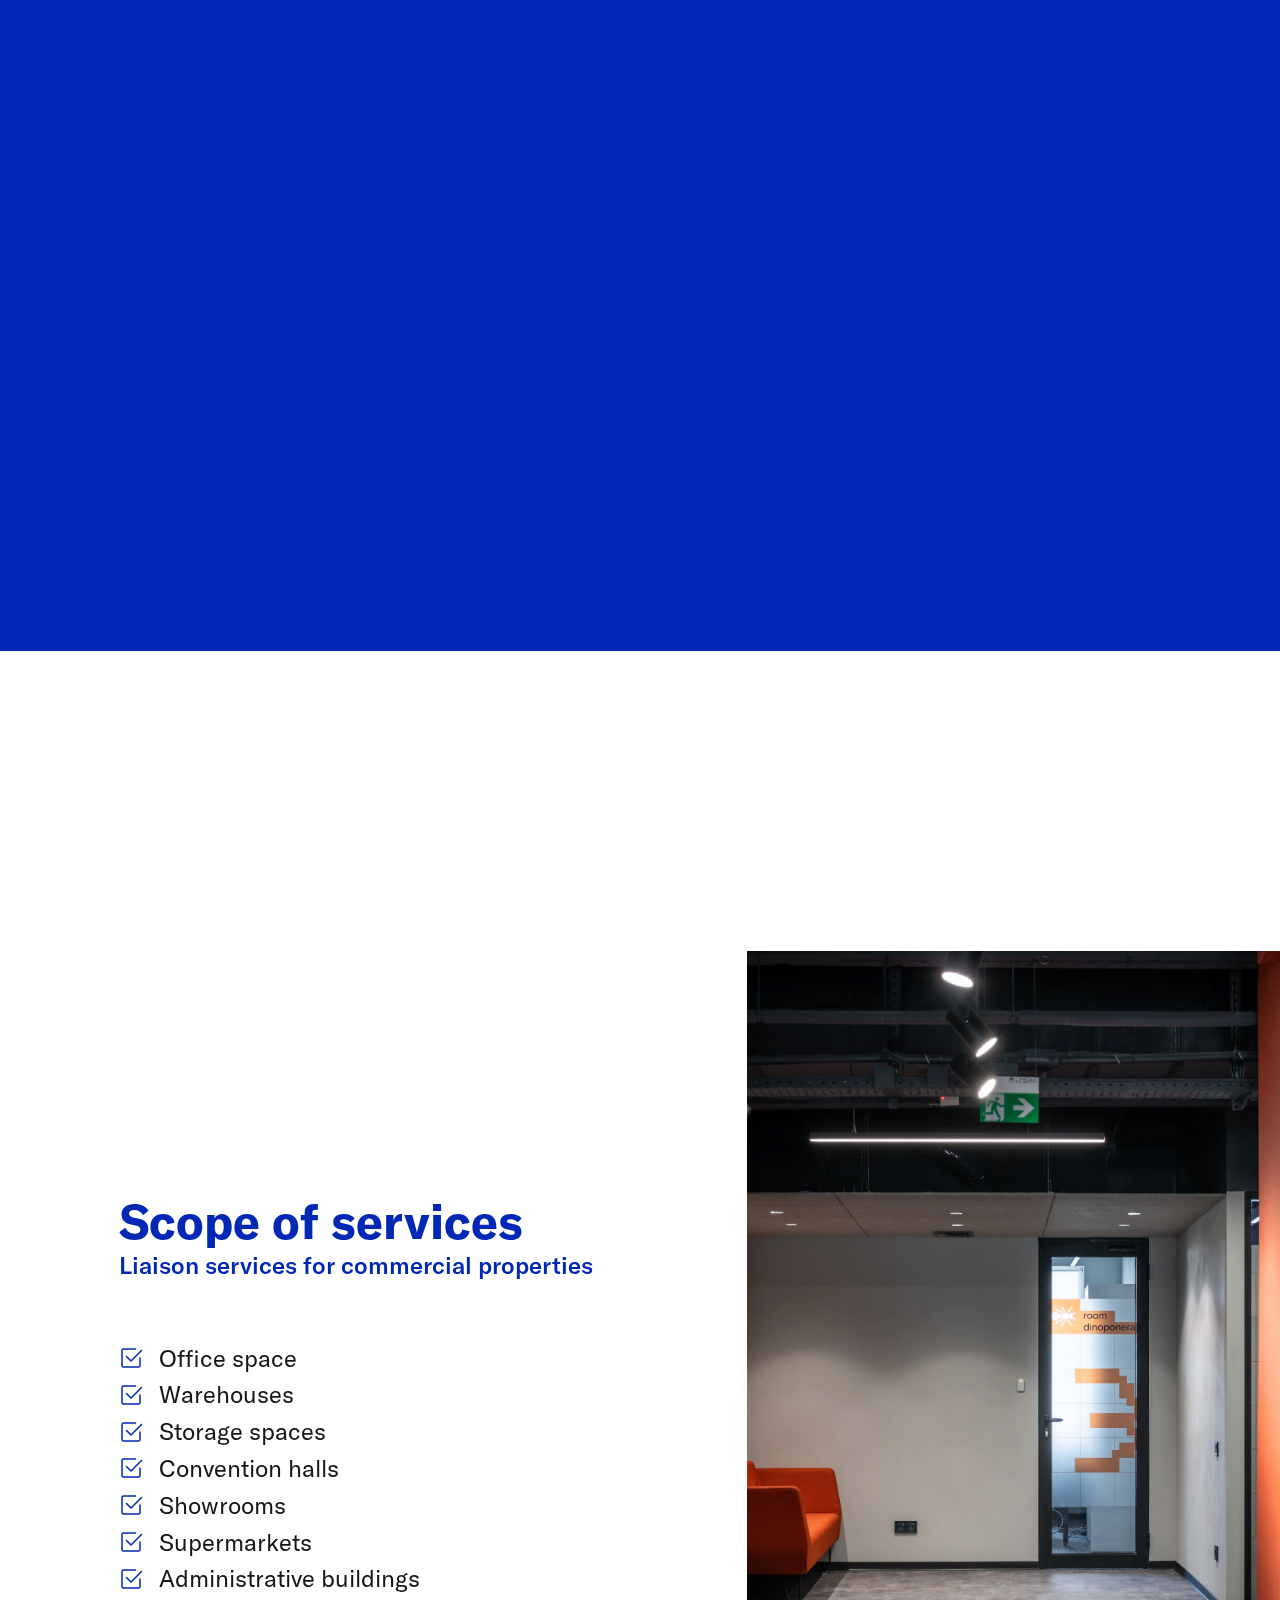
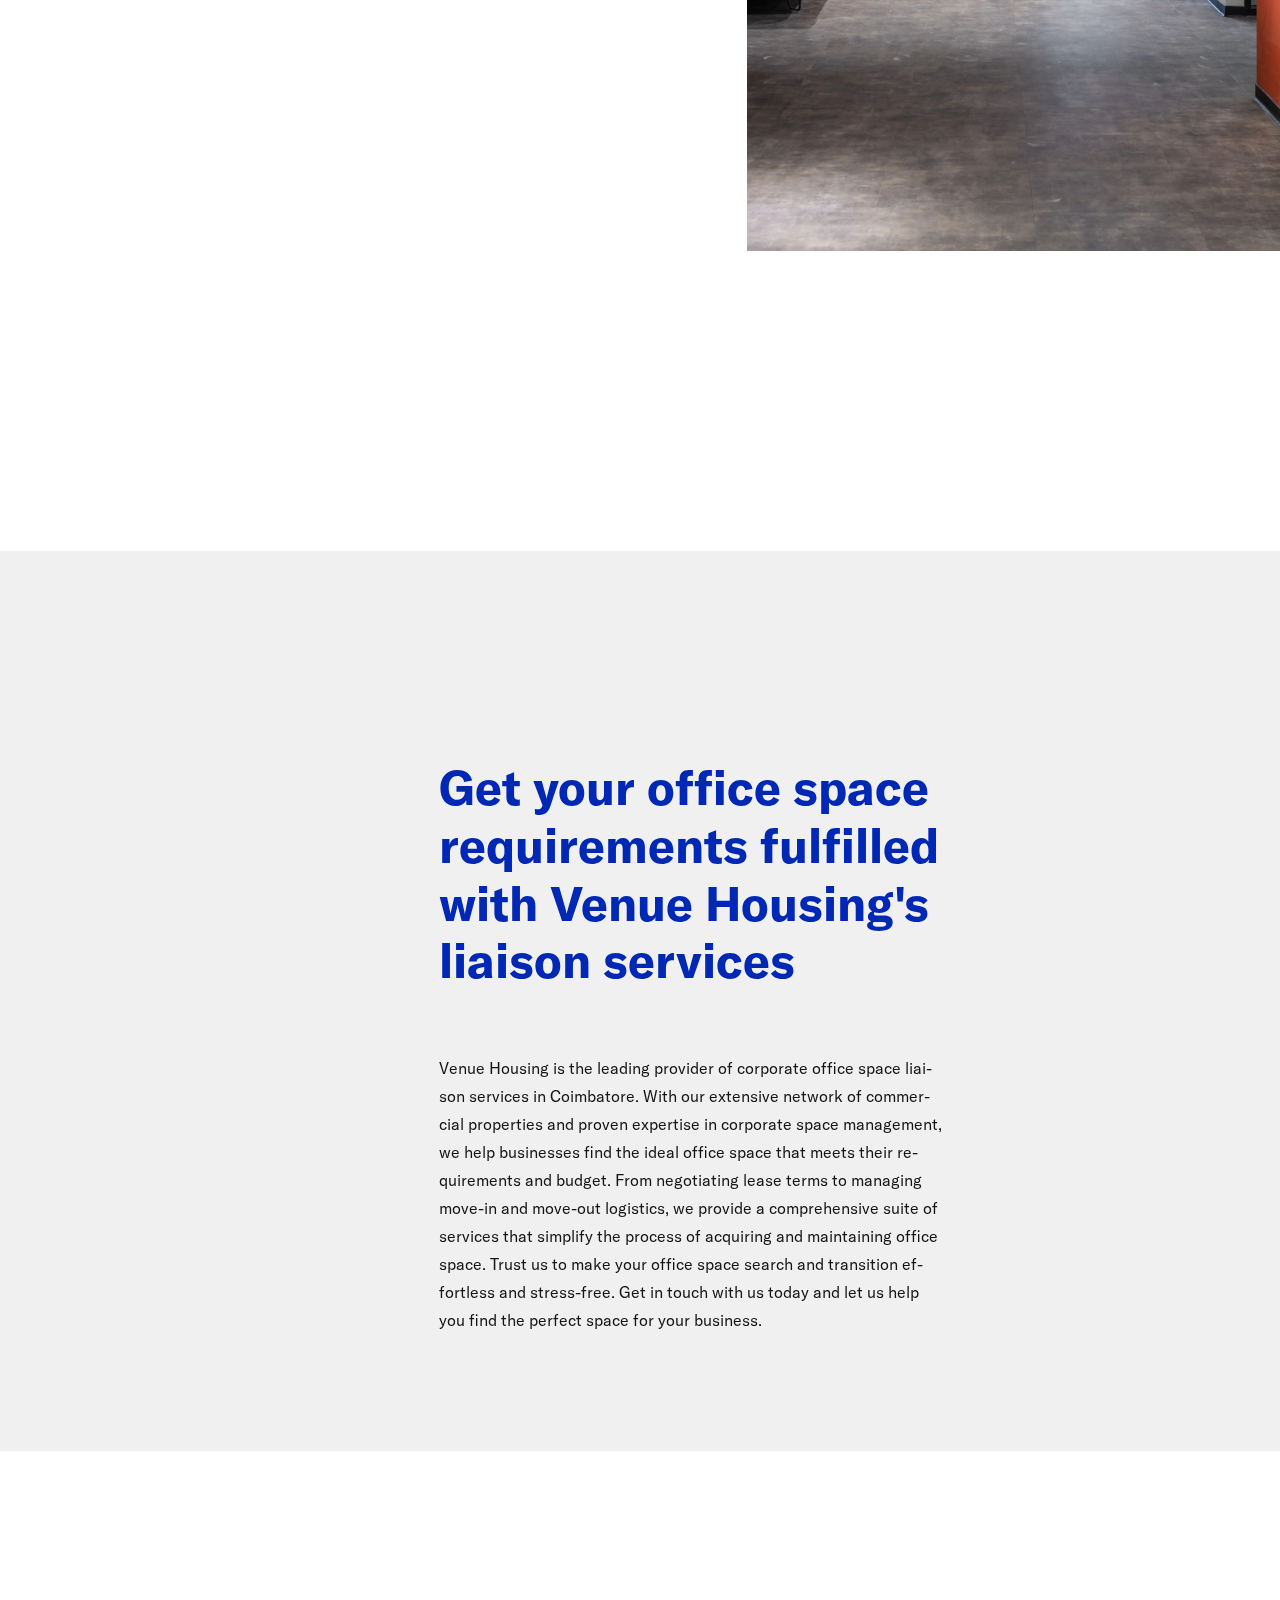
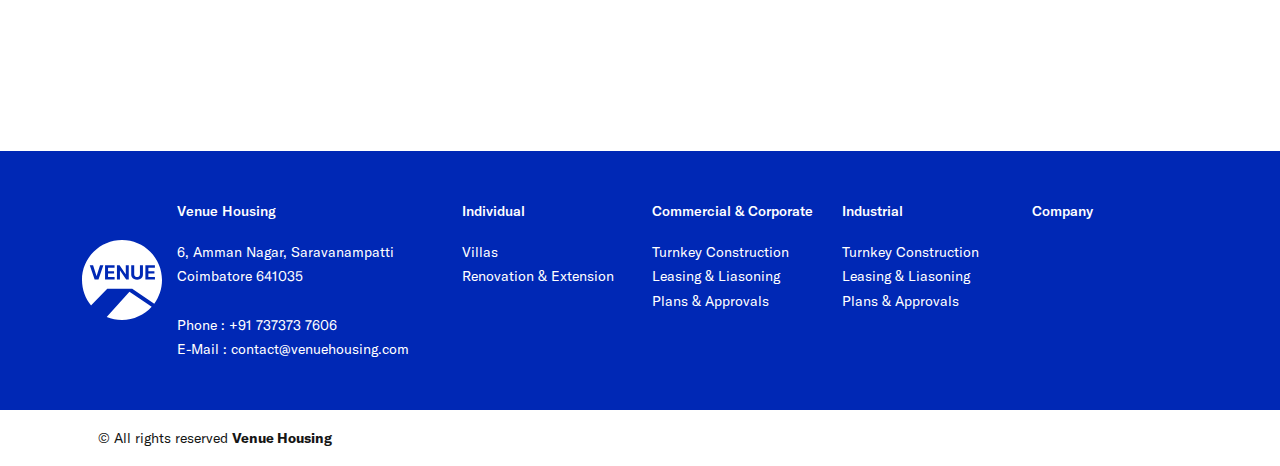
<file: commercial/liason.html>
<!DOCTYPE html><html lang="en">

<head>
    <!-- Google tag (gtag.js) -->
<script async src="https://www.googletagmanager.com/gtag/js?id=G-W1GZTS7PZ5"></script>
<script>
  window.dataLayer = window.dataLayer || [];
  function gtag(){dataLayer.push(arguments);}
  gtag('js', new Date());

  gtag('config', 'G-W1GZTS7PZ5');
</script>
    <title>Corporate real estate liaison services in Coimbatore</title>
    <meta charset="utf-8">
    <meta name="viewport" content="width=device-width, initial-scale=1, shrink-to-fit=no">
    <meta http-equiv="x-ua-compatible" content="ie=edge">
  
    <meta name="content-language" content="en">
    <meta property="og:title" content="Corporate Office Space Management & Liaison Services in Coimbatore - Your Partner in Corporate Real Estate">
    <meta property="og:description" content="Get professional corporate office space management & liaison services in Coimbatore. Our team specializes in corporate real estate and ensures seamless solutions for your office space needs.">
    <meta property="og:type" content="website">
    <meta property="og:url" content="index.html">
    <meta name="twitter:card" content="summary-large-image">
    <meta name="twitter:description" content="Get professional corporate office space management & liaison services in Coimbatore. Our team specializes in corporate real estate and ensures seamless solutions for your office space needs..">
    <meta name="twitter:title" content="Corporate Office Space Management & Liaison Services in Coimbatore - Your Partner in Corporate Real Estate">
    <meta name="robots" content="index, follow">
    <meta name="abstract" content="Get professional corporate office space management & liaison services in Coimbatore. Our team specializes in corporate real estate and ensures seamless solutions for your office space needs..">
    <meta name="title" content="Corporate Office Space Management & Liaison Services in Coimbatore - Your Partner in Corporate Real Estate">
    <meta name="description" content="Get professional corporate office space management & liaison services in Coimbatore. Our team specializes in corporate real estate and ensures seamless solutions for your office space needs.">
    <meta name="audience" content="all">
    <meta name="revisit-after" content="10 days">
    <link rel="canonical" href="../index.html">
    <meta rel="apple-touch-icon" sizes="180x180" href="../apple-touch-icon.png">
    <meta rel="icon" type="image/png" sizes="32x32" href="../favicon-32x32.png">
    <meta rel="icon" type="image/png" sizes="16x16" href="../favicon-16x16.png">
    <meta rel="manifest" href="../site.html">
    <meta rel="mask-icon" href="../safari-pinned-tab.svg" color="#F9423A">
    <meta name="msapplication-TileColor" content="#F9423A">
    <meta name="theme-color" content="#ffffff">
    <link rel="stylesheet" href="../assets/css/app.css" type="text/css">
    <meta name="msvalidate.01" content="B2FD6A0C333464F223A92E866F2CAE66" />
</head>

<body>
    <header class="position-absolute w-100 bg-white">
       <div class="container">
          <nav class="navbar navbar-expand-lg row py-3">
             <div class="col-12 col-lg-2 d-flex">
                <a class="navbar-brand p-0 col-6 col-md-3 col-lg-12" href="../index.html"><img src="../VH_logo.svg" width="60" height="60">
                </a>
                <button class="navbar-toggler collapsed ms-auto p-0" type="button" data-bs-toggle="collapse" data-bs-target="#navBarContent" aria-controls="navBarContent" aria-expanded="false" aria-label="Toggle navigation">
                    <span class="navbar-toggler-icon">
                      <img class="icon" id="menu" src="../assets/img/menu.png" alt="Menu" width="30" height="30">
                      <img class="icon" id="close" src="../assets/img/close.png" alt="close" width="30" height="30">
                    </span>
                </button>
             </div>
             <div class="col-12 col-lg-10 py-3 mt-3 mt-lg-0 py-lg-0 collapse navbar-collapse justify-content-end" id="navBarContent">
                <ul class="navbar-nav align-items-center">
                   <li class="nav-item d-lg-none"><a class="nav-link" href="../index.html">Home</a></li>
                   <li class="nav-item"><a class="nav-link" href="../private.html">Individual</a></li>
                   <li class="nav-item"><a class="nav-link" href="../commercial.html">Commercial & Corporate</a></li>
                   <li class="nav-item"><a class="nav-link" href="../industrial.html">Industrial</a></li>
                   <li class="nav-item"><a class="nav-link" href="../company.html">Company</a></li>
                   <li class="nav-item ms-lg-4 mt-4 mt-lg-0"><a class="btn btn-outline-primary font-weight-medium" href="tel:+917373737606">Call</a></li>
                </ul>
             </div>
          </nav>
       </div>
    </header>
    <content>
        <header class="container">
            <div class="row mb-6">
                <div class="col-12 col-md-8">
                    <h1 class="text-primary mb-0">Real estate liaison services in Coimbatore</h1>
                </div>
            </div>
        </header>
       <div class="jumbotron-container section-one" data-animation="reduce" data-trigger=".section-two">
            <div class="jumbotron jumbotron-fluid vh-100 overflow-hidden">
            <picture class="w-100 vh-100">                   
                    <source media="(min-width: 768px)" srcset="../media/index_prop.webp">
                    <source type="image/webp" srcset="../media/index_prop.webp"><img class="img-cover" src="../media/index_prop.webp" alt="Venue Housing liasion services">
                </picture></div>
        </div>
        <div class="container-fluid section-two bg-primary text-white illustration" data-animation="snap">
            <div class="row min-vh-100 py-7 justify-content-center align-items-center">
                <div class="col-12 col-md-7" data-animation="fadeInChildren" data-container=".section-two">
                    <h2 class="h1 mb-6">Streamline Your Corporate Real Estate Needs with Expert Liaison Services</h2>
                    <p class="h4 mb-5 font-weight-normal">At Venue Housing, we understand that managing a corporate office space is a complex task that involves multiple moving parts. Our team of experts provides end-to-end corporate office space liaison services to help streamline the process. Whether it's negotiating leases, coordinating space planning and renovations, or managing facilities and maintenance, we handle all aspects of corporate space management to ensure that your office runs smoothly and efficiently. With years of experience and a wealth of knowledge, our team is dedicated to delivering exceptional results, so you can focus on your core business operations. Contact us today to learn more about our corporate real estate and office space liaison services in Coimbatore.</p>
                    <p>Maximize your corporate potential with expert space management services. Get tailored solutions for corporate office space liaison from Venue Housing.</p>
                </div>
            </div>
        </div>
        <div class="container-fluid section-three" data-animation="snap">
            <div class="row min-vh-100 align-items-center">
                <div class="col-12 col-md-5 offset-md-1">
                    <h4 class="h1 mb-0 text-primary">Scope of services</h4>
                    <h4 class="mb-6 text-primary">Liaison services for commercial properties</h4>
                    <ul class="list-unstyled">
                        <li class="text-secondary h4 font-weight-normal d-flex align-items-center"><svg class="icon text-primary me-3">
                                <use xlink:href="../assets/img/icon-sprite-list.svg#check-square" xmlns:xlink="http://www.w3.org/1999/xlink"></use>
                            </svg>Office space</li>
                        <li class="text-secondary h4 font-weight-normal d-flex align-items-center"><svg class="icon text-primary me-3">
                                <use xlink:href="../assets/img/icon-sprite-list.svg#check-square" xmlns:xlink="http://www.w3.org/1999/xlink"></use>
                            </svg>Warehouses</li>
                        <li class="text-secondary h4 font-weight-normal d-flex align-items-center"><svg class="icon text-primary me-3">
                                <use xlink:href="../assets/img/icon-sprite-list.svg#check-square" xmlns:xlink="http://www.w3.org/1999/xlink"></use>
                            </svg>Storage spaces</li>
                        <li class="text-secondary h4 font-weight-normal d-flex align-items-center"><svg class="icon text-primary me-3">
                                <use xlink:href="../assets/img/icon-sprite-list.svg#check-square" xmlns:xlink="http://www.w3.org/1999/xlink"></use>
                            </svg>Convention halls</li>
                        <li class="text-secondary h4 font-weight-normal d-flex align-items-center"><svg class="icon text-primary me-3">
                                <use xlink:href="../assets/img/icon-sprite-list.svg#check-square" xmlns:xlink="http://www.w3.org/1999/xlink"></use>
                            </svg>Showrooms</li>
                        <li class="text-secondary h4 font-weight-normal d-flex align-items-center"><svg class="icon text-primary me-3">
                                <use xlink:href="../assets/img/icon-sprite-list.svg#check-square" xmlns:xlink="http://www.w3.org/1999/xlink"></use>
                            </svg>Supermarkets</li>
                        <li class="text-secondary h4 font-weight-normal d-flex align-items-center"><svg class="icon text-primary me-3">
                                <use xlink:href="../assets/img/icon-sprite-list.svg#check-square" xmlns:xlink="http://www.w3.org/1999/xlink"></use>
                            </svg>Administrative buildings</li>
                        
                       
                    </ul>
                </div>
                <div class="col-5 p-0 offset-1 d-none d-md-block">
                    <picture class="d-block vh-100">
                        
                        <source media="(min-width: 768px)" srcset="../media/index_corp.webp">
                        <source type="image/webp" srcset="../media/index_corp.webp"><img class="img-cover" src="../media/index_corp.webp" alt="corporate liasion services, coimbatore">
                    </picture>
                </div>
            </div>
        </div>
        <div class="container-fluid bg-accent bg-opacity-10 section-four" data-animation="snap">
            <div class="row min-vh-100 align-items-center py-7 py-md-0">
                <div class="col-12 col-md-3 p-md-0 offset-md-1 align-self-end mb-6 mb-md-0">
               
                </div>
                <div class="col-12 col-md-5 offset-md-4">
                    <div class="position-relative">
                        <h2 class="h1 mb-6 text-primary">Get your office space requirements fulfilled with Venue Housing's liaison services</h2>
                        <p class="mb-5">Venue Housing is the leading provider of corporate office space liaison services in Coimbatore. With our extensive network of commercial properties and proven expertise in corporate space management, we help businesses find the ideal office space that meets their requirements and budget. From negotiating lease terms to managing move-in and move-out logistics, we provide a comprehensive suite of services that simplify the process of acquiring and maintaining office space. Trust us to make your office space search and transition effortless and stress-free. Get in touch with us today and let us help you find the perfect space for your business.</p>
                        
                    </div>
                </div>
            </div>
        </div>
       
    </content>
   
   <footer>
        <nav class="bg-primary py-5 small">
            <div class="container">
                <div class="row text-white">
                    <div class="col-12 col-md-1 d-none d-md-block align-self-center"><a class="link-white" href="../index.html"><img src="../VH_logo_w.svg" width="80" height="80"></a></div>
                    <div class="col-12 col-md-3 mb-4 mb-md-0">
                        <p class="font-weight-medium">Venue Housing</p>
                        <p class="mb-4"><a class="link-white text-decoration-none">6, Amman Nagar,
                                Saravanampatti<br>Coimbatore 641035</a></p>
                        <p class="mb-0">Phone : <a class="link-white text-decoration-none" href="tel:+917373737606">+91
                                737373 7606</a></p>
                        <p class="mb-0">E-Mail : <a class="link-white text-decoration-none" href="mailto:contact@venuehousing.com">contact@venuehousing.com</a></p>
                    </div>
                    <div class="col-12 col-md-2 mb-4 mb-md-0">
                        <p><a class="font-weight-medium link-white text-decoration-none" href="../private.html">Individual</a></p>
                        <ul class="nav flex-column">
                            <li class="nav-item"><a class="nav-link link-white p-0" href="../private/villas.html">Villas</a></li>
                            <li class="nav-item"><a class="nav-link link-white p-0" href="../private/renovation.html">Renovation & Extension</a>
                            </li>
                           
                        </ul>
                    </div>
                    <div class="col-12 col-md-2 mb-4 mb-md-0">
                        <p><a class="font-weight-medium link-white text-decoration-none" href="../commercial.html">Commercial & Corporate</a></p>
                        <ul class="nav flex-column">
                            <li class="nav-item"><a class="nav-link link-white p-0" href="../commercial/turnkey-construction.html">Turnkey Construction</a></li>
                            <li class="nav-item"><a class="nav-link link-white p-0" href="../commercial/liason.html">Leasing & Liasoning</a></li>
                            <li class="nav-item"><a class="nav-link link-white p-0" href="../commercial/plans.html">Plans & Approvals</a></li>

                        </ul>
                    </div>
                    <div class="col-12 col-md-2 mb-4 mb-md-0">
                        <p><a class="font-weight-medium link-white text-decoration-none" href="../industrial.html">Industrial</a></p>
                        <ul class="nav flex-column">
                            <li class="nav-item"><a class="nav-link link-white p-0" href="../industrial/turnkey-construction.html">Turnkey Construction </a></li>
                            <li class="nav-item"><a class="nav-link link-white p-0" href="../commercial/liason.html">Leasing & Liasoning</a></li>
                            <li class="nav-item"><a class="nav-link link-white p-0" href="../commercial/plans.html">Plans & Approvals</a></li>
                        </ul>
                    </div>
                    <div class="col-12 col-md-2">
                        <p><a class="font-weight-medium link-white text-decoration-none" href="../company.html">Company</a></p>

                    </div>
                </div>
            </div>
        </nav>
        <nav class="_bg-accent py-2 small">
            <div class="container">
                <div class="row align-items-center justify-content-between">
                    <div class="col-12 col-md-8">
                        <ul class="navbar-nav flex-md-row">
                            <li class="nav-item ms-md-3 py-2">&copy; All rights reserved <b>Venue Housing</b></li>

                        </ul>
                    </div>

                </div>
            </div>
        </nav>
    </footer>
    <!-- <div id="loader-wrapper">
        <svg class="link-accent img-cover" id="loader" viewbox="0 0 100 100" preserveaspectratio="none">
        <path class="path" stroke="currentColor" fill="currentColor" stroke-width="2px" dur="10s" vector-effect="non-scaling-stroke" d="M 0 100 V 0 Q 50 0 100 0 V 100 z"></path>
        <animatemotion dur="10s" repeatcount="indefinite">
        <mpath xlink:href="#path"></mpath>
        </animatemotion>
        </svg>
        <svg class="logo text-white" width="203" height="236" viewBox="0 0 203 236" fill="none" overflow="visible" xml:space="preserve" xmlns="http://www.w3.org/2000/svg">
            <path fill-rule="evenodd" clip-rule="evenodd" d="M30.4548 193.001L37.1824 176.749C33.4029 177.165 24.0674 177.391 21.6107 175.615C18.3982 173.196 19.4186 165.902 19.4186 161.291V80.5599C19.4186 73.6812 18.3226 71.1867 23.5383 68.0875L43.91 55.4638C50.7131 51.0796 57.6296 47.0355 64.4706 42.689C71.1226 38.3048 78.0391 34.1851 84.8422 29.9898C88.2816 27.8733 91.5698 25.7945 95.1226 23.6024C100.414 20.352 101.17 19.4071 106.99 23.0355C120.634 31.615 134.089 39.8544 147.809 48.3583L178.461 67.4449C184.017 70.9977 183.601 70.9221 183.601 78.8591V159.59C183.601 163.634 184.357 172.062 182.241 174.708C179.784 177.769 172.301 176.824 167.425 176.824H154.952C154.272 176.824 153.516 176.9 152.836 176.9C150.644 176.9 150.984 176.56 150.644 176.182C150.644 176.258 150.568 176.258 150.568 176.409L147.356 184.572C146.335 187.18 144.748 190.393 143.992 193.001C158.316 192.85 172.716 193.001 187.003 193.001C194.071 193.001 201.97 194.626 202.423 187.029C202.764 180.377 202.423 172.969 202.423 166.166C202.423 138.5 202.423 110.834 202.423 83.1678C202.423 62.3048 204.2 64.7993 195.431 59.13L110.732 4.85596C99.6202 -2.24955 103.249 -2.17396 83.4438 10.4497C74.7887 16.0434 66.2848 21.5237 57.4407 27.1174C40.0926 38.267 22.9336 49.3032 5.58555 60.3772C3.24225 61.9268 1.05012 62.7205 0.634373 65.7819C0.218624 68.4654 0.558782 171.117 0.558782 180.188C0.558782 195.798 -0.121534 192.812 30.4548 193.039V193.001Z" fill="white" fill-opacity="0.74902"/>
            <path fill-rule="evenodd" clip-rule="evenodd" d="M35.4439 176.711L28.5273 192.963H52.9809C53.8502 192.547 53.8502 191.98 54.2659 191.035L64.2061 165.486C64.8864 163.785 67.1541 157.322 67.91 156.264L80.6092 188.465C81.025 189.675 81.8187 192.434 82.8392 193.001H108.502C107.482 190.091 106.083 187.105 104.798 184.119C97.6171 166.469 89.8313 148.516 82.688 130.979C82.0832 129.429 81.4029 127.917 80.7982 126.443C80.1935 125.083 79.5132 122.399 78.5683 122.248H57.8187C57.1384 124.365 55.9289 126.859 55.0596 129.051L46.5935 149.347C45.1951 152.749 35.5195 175.313 35.4439 176.787V176.711Z" fill="white"/>
            <path fill-rule="evenodd" clip-rule="evenodd" d="M145.126 193.001C145.92 190.394 147.545 187.181 148.565 184.573L151.853 176.409C151.853 176.258 151.929 176.258 151.929 176.183L174.417 122.211H149.964C148.943 122.438 146.335 130.148 145.995 131.017L135.035 158.948L122.335 126.746C121.92 125.537 121.126 122.778 120.105 122.211H94.4424C95.4629 125.121 96.8613 128.107 98.1463 131.093C99.3558 134.154 100.49 136.913 101.775 139.899L120.257 184.233C120.672 185.291 123.28 192.737 124.414 192.964H145.164L145.126 193.001Z" fill="white"/>
            <path fill-rule="evenodd" clip-rule="evenodd" d="M163.041 225.846L152.08 208.838H147.355V235.219H152.08L151.815 216.624C152.42 217.039 151.815 216.624 152.42 217.115C152.496 217.266 152.685 217.455 152.836 217.606L154.952 220.932C156.54 223.54 161.944 232.838 162.852 235.257H167.387V208.876H162.852C161.907 213.562 163.343 221.008 163.003 225.884L163.041 225.846Z" fill="white"/>
            <path fill-rule="evenodd" clip-rule="evenodd" d="M45.0057 213.146C50.486 211.445 52.338 215.262 52.4136 219.798C52.4136 224.257 53.0939 229.511 49.1254 230.947C43.8341 232.799 41.7175 228.831 41.7175 224.409C41.6419 219.949 40.9616 214.393 45.0057 213.146ZM36.9175 227.243C37.4089 230.72 39.0341 233.139 41.453 234.462C45.4971 236.654 55.0215 236.805 56.949 228.226C57.4404 225.958 57.4404 219.155 57.1002 216.736C55.5884 206.305 39.4876 205.02 37.0687 215.942C36.5774 217.983 36.5774 225.089 36.9175 227.281V227.243Z" fill="white"/>
            <path fill-rule="evenodd" clip-rule="evenodd" d="M19.4186 219.61H9.13829V208.838H4.2627V235.219H9.13829V224.145H19.4186V235.219H24.2942V208.838H19.4942L19.4186 219.61Z" fill="white"/>
            <path fill-rule="evenodd" clip-rule="evenodd" d="M88.8482 208.838H84.1238C82.3474 216.85 87.412 231.099 79.1726 231.25C70.4041 231.402 75.8088 217.569 73.9569 208.838H69.2325C68.7411 211.257 68.9679 223.654 69.1569 226.639C69.497 232.384 72.7852 235.521 78.9081 235.635C85.0687 235.71 88.4325 232.498 88.8482 226.904C89.1128 223.994 89.264 211.295 88.8482 208.876V208.838Z" fill="white"/>
            <path fill-rule="evenodd" clip-rule="evenodd" d="M199.249 233.593V220.743H190.405V224.711L194.713 224.787L194.864 230.607C185.113 232.308 184.773 229.058 184.773 220.667C184.773 217.417 185.189 214.582 187.721 213.373C191.009 211.823 194.298 213.599 197.132 214.166L198.568 210.047C193.768 208.988 189.46 206.985 184.433 209.896C180.313 212.314 179.784 216.434 179.784 222.368C179.784 236.125 188.213 237.902 199.249 233.631V233.593Z" fill="white"/>
            <path fill-rule="evenodd" clip-rule="evenodd" d="M100.829 229.738L99.582 233.555C101.925 235.747 110.014 236.163 113.491 234.689C117.043 233.139 119.198 227.47 116.439 223.539C113.491 219.344 107.519 220.062 105.667 217.643C103.891 215.451 105.516 213.108 108.124 212.881C111.147 212.541 112.773 213.599 115.191 214.166L116.628 210.273C113.528 208.421 106.121 207.665 103.059 209.933C99.6198 212.427 98.9395 218.172 102.114 221.271C105.818 224.9 112.206 223.464 112.621 227.583C112.886 230.569 110.921 231.287 108.086 231.401C104.798 231.401 103.551 230.418 100.829 229.775V229.738Z" fill="white"/>
            <path fill-rule="evenodd" clip-rule="evenodd" d="M128.949 235.219L133.825 235.143L133.636 208.838H128.949V235.219Z" fill="white"/>
        </svg>
        <span class="text small text-white">
        <div class="spinner-border" role="status"><span class="visually-hidden">Loading...</span></div>
        </span></div>  -->  
    <script src="../assets/js/app.js" defer></script>
</body>

</html>
</file>
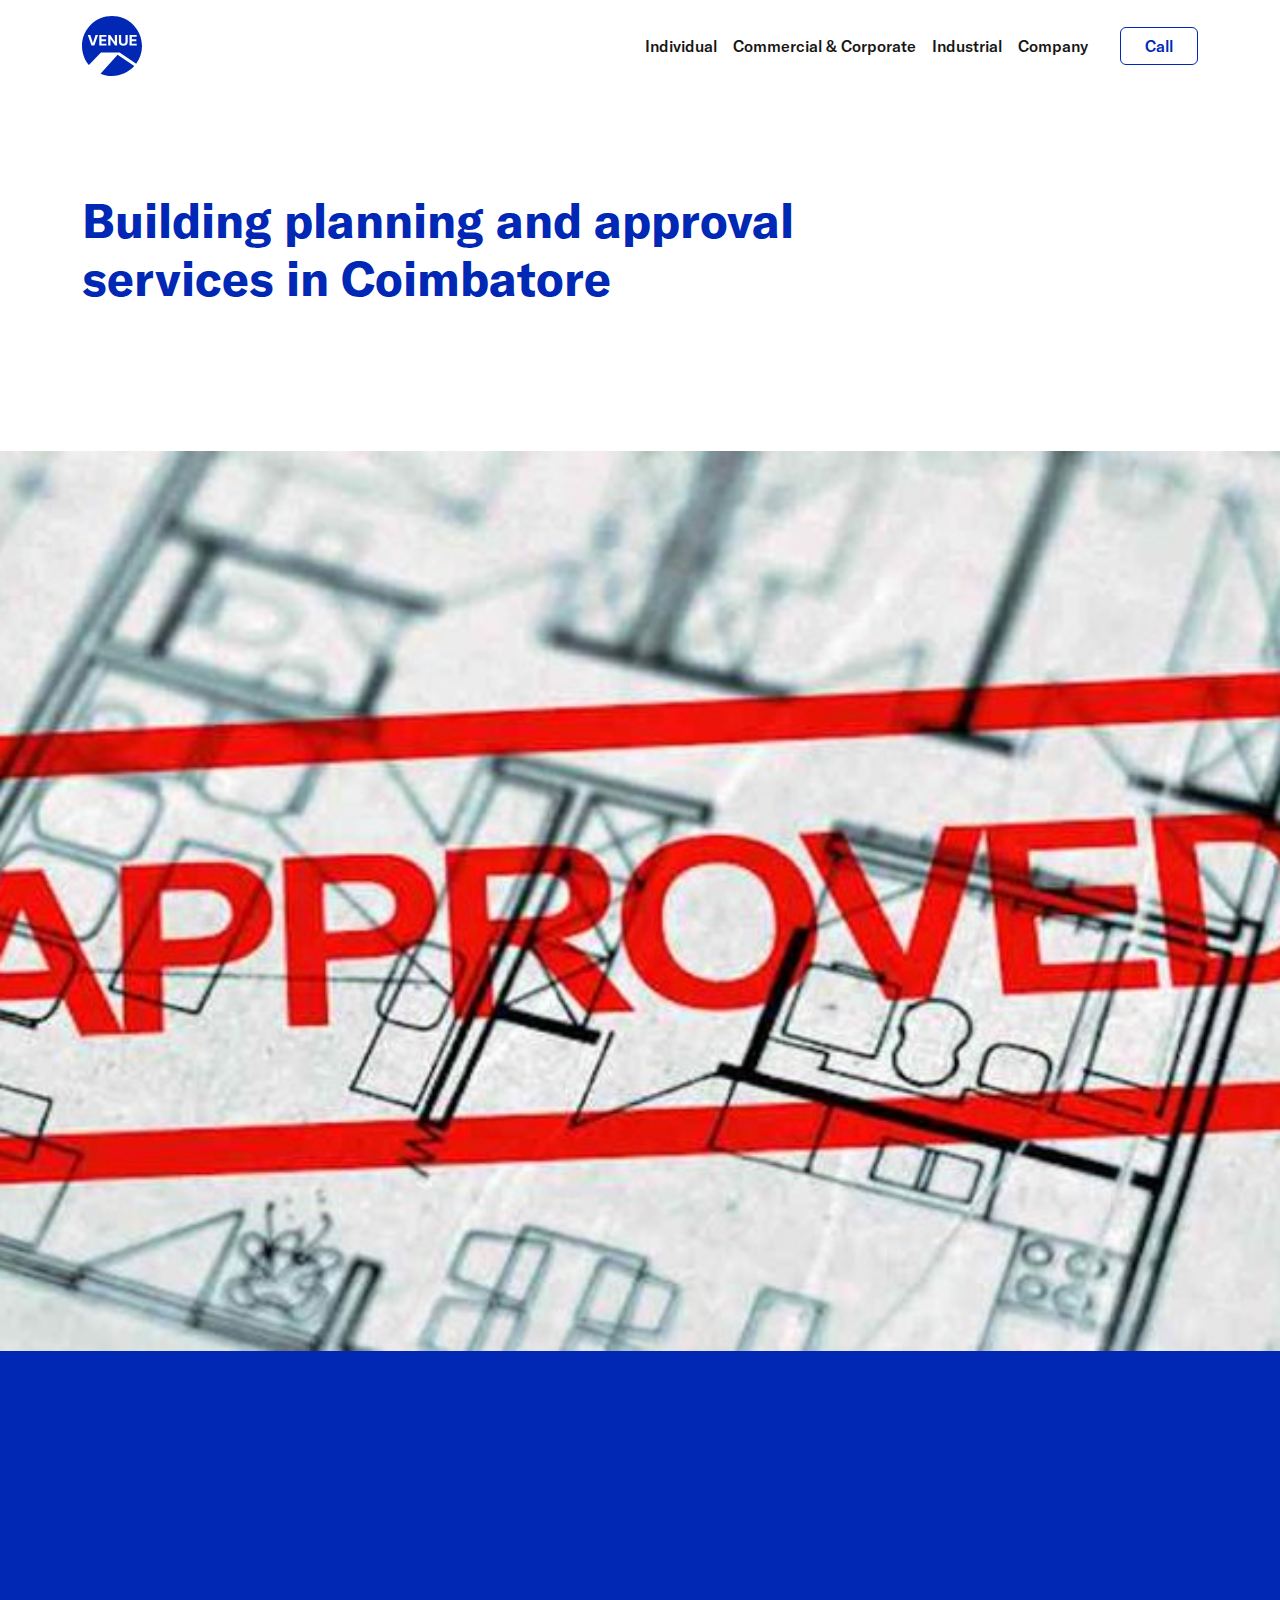
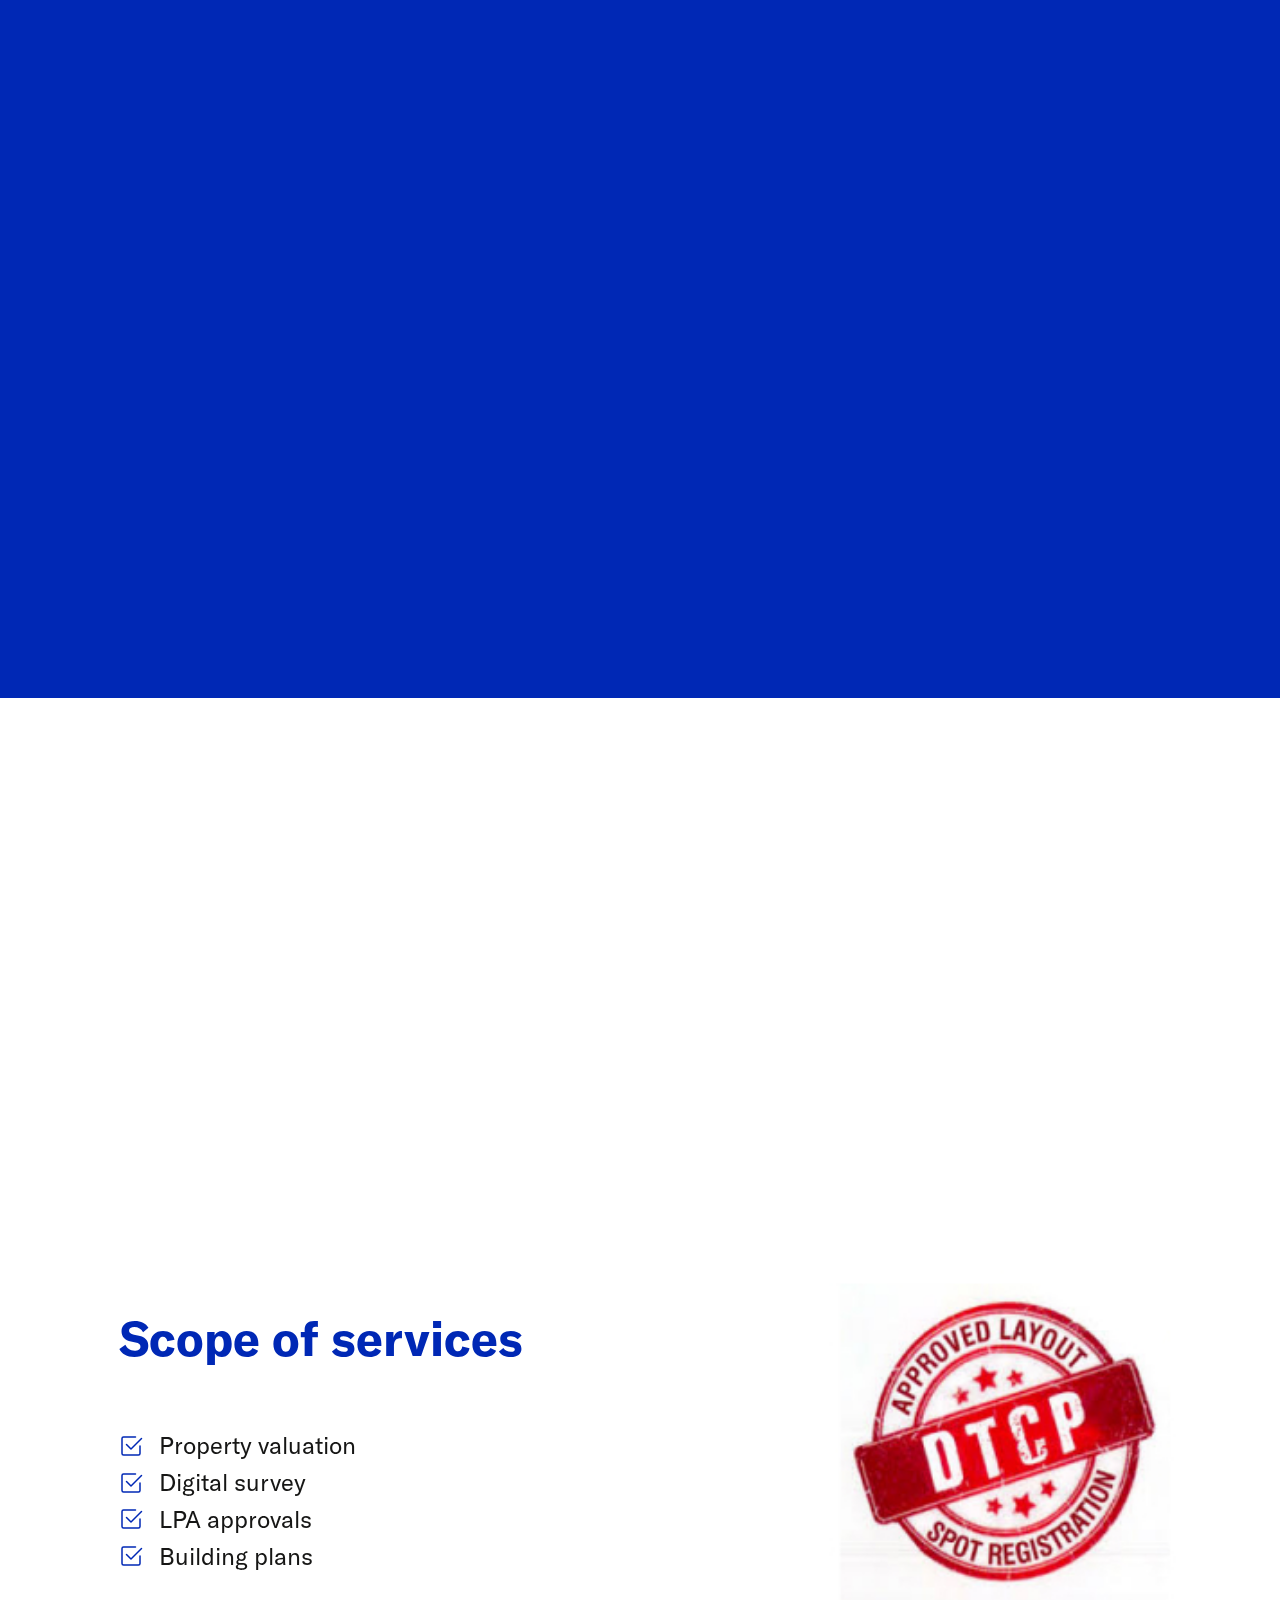
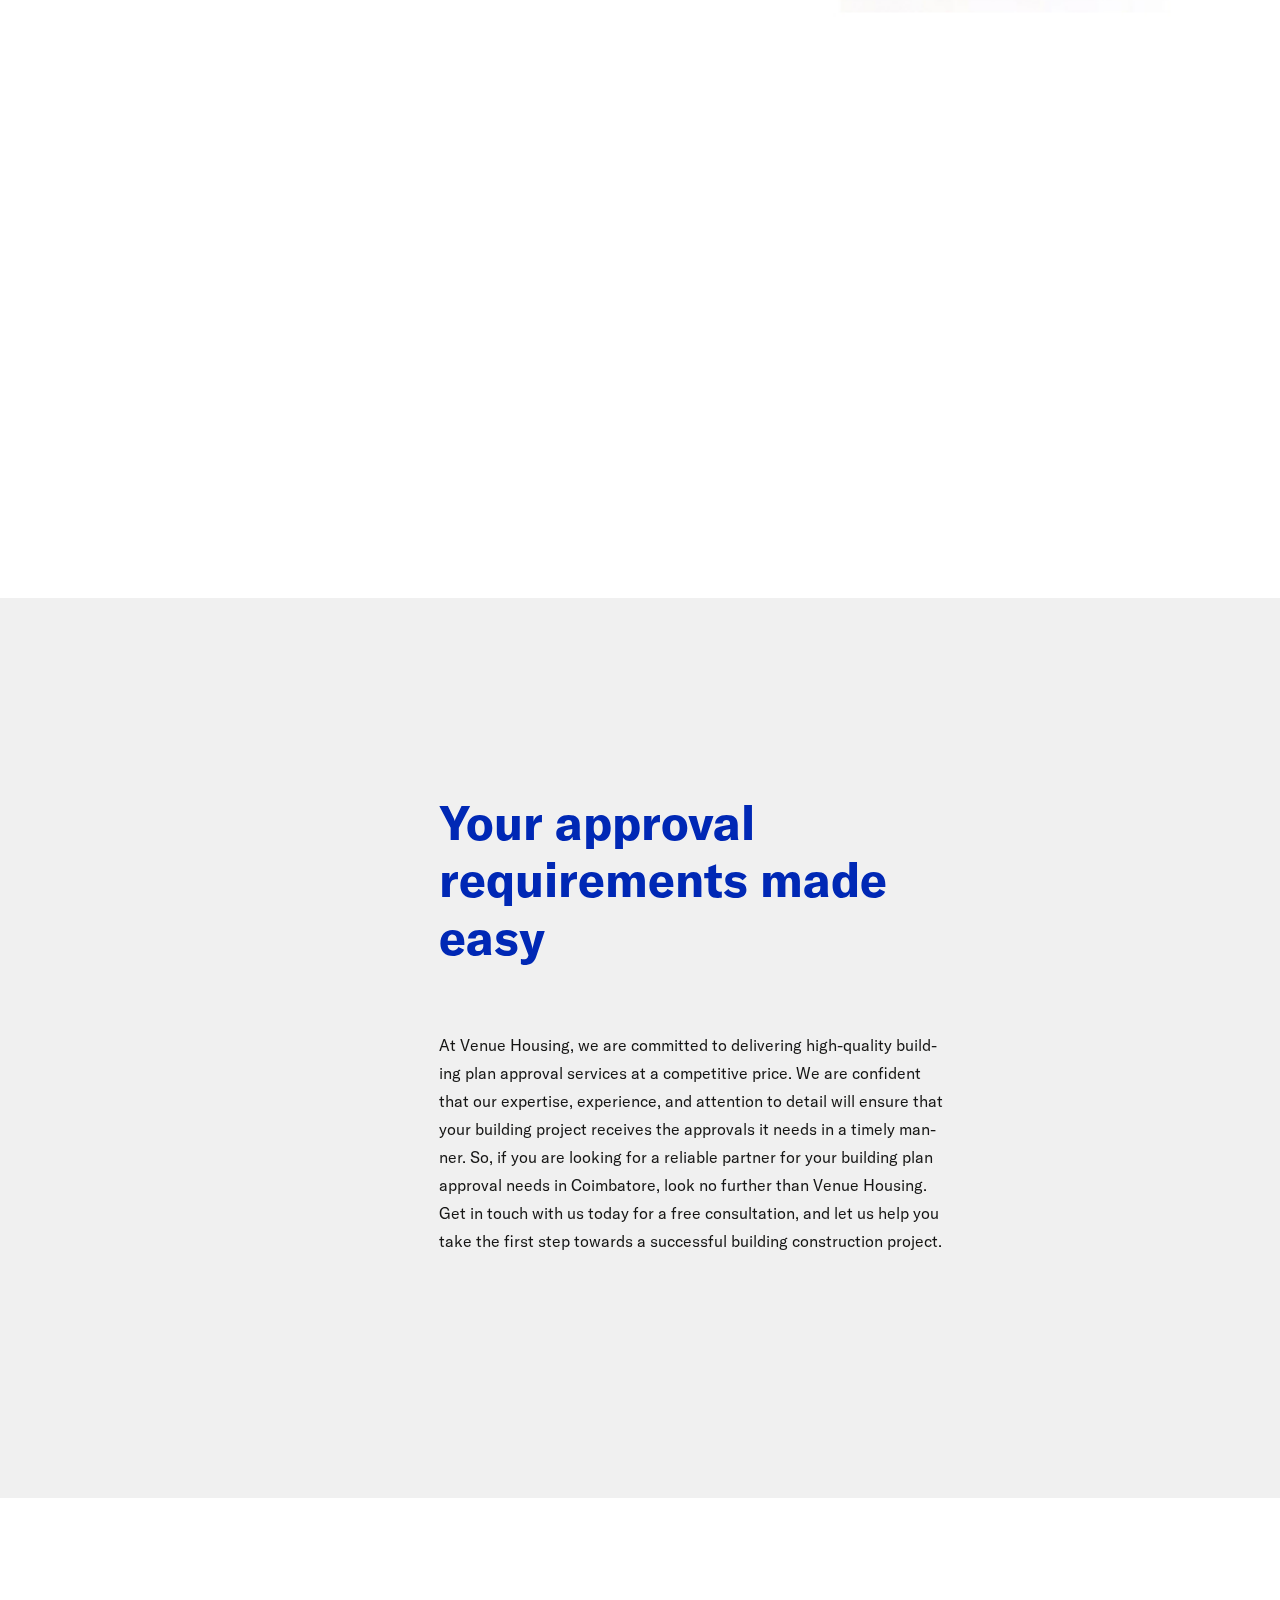
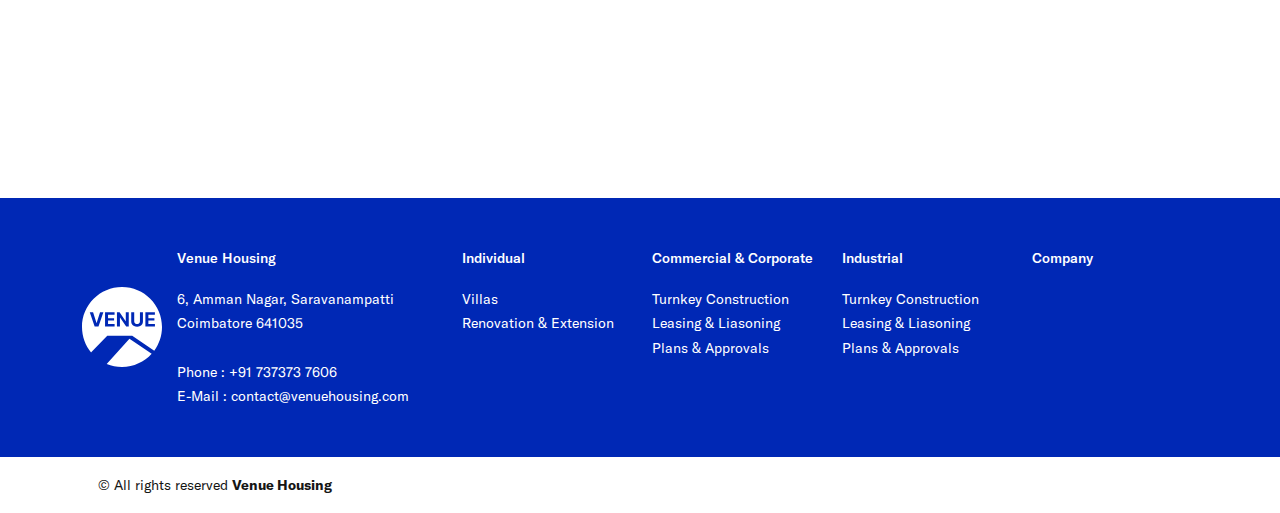
<file: commercial/plans.html>
<!DOCTYPE html><html lang="en">

<head>
    <!-- Google tag (gtag.js) -->
<script async src="https://www.googletagmanager.com/gtag/js?id=G-W1GZTS7PZ5"></script>
<script>
  window.dataLayer = window.dataLayer || [];
  function gtag(){dataLayer.push(arguments);}
  gtag('js', new Date());

  gtag('config', 'G-W1GZTS7PZ5');
</script>
    <title>Building Plan Approvals in Coimbatore - Trusted Services from Venue Housing</title>
    <meta charset="utf-8">
    <meta name="viewport" content="width=device-width, initial-scale=1, shrink-to-fit=no">
    <meta http-equiv="x-ua-compatible" content="ie=edge">
    <meta name="content-language" content="en">
    <meta property="og:title" content="Building Plan Approvals in Coimbatore - Trusted Services from Venue Housing">
    <meta property="og:description" content="Venue Housing offers efficient and reliable building plan approval services in Coimbatore. Get approvals for your building construction project with ease and confidence. ">
    <meta property="og:type" content="website">
    <meta property="og:url" content="index.html">
    <meta name="twitter:card" content="summary-large-image">
    <meta name="twitter:description" content="Venue Housing offers efficient and reliable building plan approval services in Coimbatore. Get approvals for your building construction project with ease and confidence. ">
    <meta name="twitter:title" content="Building Plan Approvals in Coimbatore - Trusted Services from Venue Housing">
    <meta name="robots" content="index, follow">
    <meta name="abstract" content="Venue Housing offers efficient and reliable building plan approval services in Coimbatore. Get approvals for your building construction project with ease and confidence. ">
    <meta name="title" content="Building Plan Approvals in Coimbatore - Trusted Services from Venue Housing">
    <meta name="description" content="Venue Housing offers efficient and reliable building plan approval services in Coimbatore. Get approvals for your building construction project with ease and confidence. ">
    <meta name="audience" content="all">
    <meta name="revisit-after" content="10 days">
    <link rel="canonical" href="../index.html">
    <meta rel="apple-touch-icon" sizes="180x180" href="../apple-touch-icon.png">
    <meta rel="icon" type="image/png" sizes="32x32" href="../favicon-32x32.png">
    <meta rel="icon" type="image/png" sizes="16x16" href="../favicon-16x16.png">
    <meta rel="manifest" href="../site.html">
    <meta rel="mask-icon" href="../safari-pinned-tab.svg" color="#F9423A">
    <meta name="msapplication-TileColor" content="#F9423A">
    <meta name="theme-color" content="#ffffff">
    <link rel="stylesheet" href="../assets/css/app.css" type="text/css">
    <meta name="msvalidate.01" content="B2FD6A0C333464F223A92E866F2CAE66" />
</head>

<body>
    <header class="position-absolute w-100 bg-white">
       <div class="container">
          <nav class="navbar navbar-expand-lg row py-3">
             <div class="col-12 col-lg-2 d-flex">
                <a class="navbar-brand p-0 col-6 col-md-3 col-lg-12" href="../index.html"><img src="../VH_logo.svg" width="60" height="60">
                </a>
                <button class="navbar-toggler collapsed ms-auto p-0" type="button" data-bs-toggle="collapse" data-bs-target="#navBarContent" aria-controls="navBarContent" aria-expanded="false" aria-label="Toggle navigation">
                    <span class="navbar-toggler-icon">
                      <img class="icon" id="menu" src="../assets/img/menu.png" alt="Menu" width="30" height="30">
                      <img class="icon" id="close" src="../assets/img/close.png" alt="close" width="30" height="30">
                    </span>
                </button>
             </div> 
             <div class="col-12 col-lg-10 py-3 mt-3 mt-lg-0 py-lg-0 collapse navbar-collapse justify-content-end" id="navBarContent">
                <ul class="navbar-nav align-items-center">
                   <li class="nav-item d-lg-none"><a class="nav-link" href="../index.html">Home</a></li>
                   <li class="nav-item"><a class="nav-link" href="../private.html">Individual</a></li>
                   <li class="nav-item"><a class="nav-link" href="../commercial.html">Commercial & Corporate</a></li>
                   <li class="nav-item"><a class="nav-link" href="../industrial.html">Industrial</a></li>
                   <li class="nav-item"><a class="nav-link" href="../company.html">Company</a></li>
                   <li class="nav-item ms-lg-4 mt-4 mt-lg-0"><a class="btn btn-outline-primary font-weight-medium" href="tel:+917373737606">Call</a></li>
                </ul>
             </div>
          </nav>
       </div>
    </header>
    <content>
        <header class="container">
            <div class="row mb-6">
                <div class="col-12 col-md-8">
                    <h1 class="text-primary mb-0">Building planning and approval services in Coimbatore</h1>
                </div>
            </div>
        </header>
       <div class="jumbotron-container section-one" data-animation="reduce" data-trigger=".section-two">
            <div class="jumbotron jumbotron-fluid vh-100 overflow-hidden">
            <picture class="w-100 vh-100">                   
                    <source media="(min-width: 768px)" srcset="../media/building-approval.jpg">
                    <source type="image/jpg" srcset="../media/building-approval.jpg"><img class="img-cover" src="../media/building-approval.jpg" alt="Venue Housing industrial construction">
                </picture></div>
        </div>
        <div class="container-fluid section-two bg-primary text-white illustration" data-animation="snap">
            <div class="row min-vh-100 py-7 justify-content-center align-items-center">
                <div class="col-12 col-md-7" data-animation="fadeInChildren" data-container=".section-two">
                    <h2 class="h1 mb-6">Streamline Your Building Approvals with Venue Housing's Expert Services</h2>
                    <p class="h4 mb-5 font-weight-normal">When it comes to building construction, approvals from local planning authorities (LPA) are a critical aspect. They ensure that your building project adheres to the set regulations and standards, and also provides a sense of security to the people living in and around the building. At Venue Housing, we understand the importance of LPA approvals and offer expert building plan approval services in Coimbatore.

Our team of experts has years of experience and in-depth knowledge of the LPA regulations and standards. We will work with you to develop a comprehensive building construction plan that meets all the necessary requirements. Our services include preparing and submitting building plans, following up with the LPA for timely approvals, and providing support throughout the entire process.</p>
                    <p>We believe that your time and resources are valuable, and that's why we strive to make the approval process as seamless and efficient as possible. Our team will take care of all the paperwork, documentation, and correspondence with the LPA, so you can focus on other important aspects of your building project.</p>
                </div>
            </div>
        </div>
        <div class="container-fluid section-three" data-animation="snap">
            <div class="row min-vh-100 align-items-center">
                <div class="col-12 col-md-5 offset-md-1">
                    <h4 class="h1 mb-0 text-primary">Scope of services</h4>
                    <h4 class="mb-6 text-primary"></h4>
                    <ul class="list-unstyled">
                        <li class="text-secondary h4 font-weight-normal d-flex align-items-center"><svg class="icon text-primary me-3">
                                <use xlink:href="../assets/img/icon-sprite-list.svg#check-square" xmlns:xlink="http://www.w3.org/1999/xlink"></use>
                            </svg>Property valuation</li>
                        <li class="text-secondary h4 font-weight-normal d-flex align-items-center"><svg class="icon text-primary me-3">
                                <use xlink:href="../assets/img/icon-sprite-list.svg#check-square" xmlns:xlink="http://www.w3.org/1999/xlink"></use>
                            </svg>Digital survey</li>
                        <li class="text-secondary h4 font-weight-normal d-flex align-items-center"><svg class="icon text-primary me-3">
                                <use xlink:href="../assets/img/icon-sprite-list.svg#check-square" xmlns:xlink="http://www.w3.org/1999/xlink"></use>
                            </svg>LPA approvals</li>
                        <li class="text-secondary h4 font-weight-normal d-flex align-items-center"><svg class="icon text-primary me-3">
                                <use xlink:href="../assets/img/icon-sprite-list.svg#check-square" xmlns:xlink="http://www.w3.org/1999/xlink"></use>
                            </svg>Building plans</li>
                       
                    </ul>
                </div>
               <div class="col-5 p-0 offset-1 d-none d-md-block">
                    <picture class="d-block vh-100">
                    
                        <source media="(min-width: 768px)" srcset="../media/building-approval-1.jpg">
                        <source type="image/jpg" srcset="../media/building-approval-1.jpg"><img class="img-cover" src="../media/building-approval-1.jpg" alt="building approval services, coimbatore">
                    </picture>
                </div>
            </div>
        </div>
        <div class="container-fluid bg-accent bg-opacity-10 section-four" data-animation="snap">
            <div class="row min-vh-100 align-items-center py-7 py-md-0">
             <!--   <div class="col-12 col-md-3 p-md-0 offset-md-1 align-self-end mb-6 mb-md-0">
                    <div class="carousel slide carousel-fade" data-bs-ride="carousel" data-bs-touch="false" data-bs-pause="false">
                        <div class="carousel-inner">
                            <div>
                                <picture class="content--img vh-100">
                                    <source media="(min-width: 768px)" srcset="../media/ind_serv.webp">
                                <source type="image/webp" srcset="/media/ind_serv.webp"><img class="img-cover" src="../media/ind_serv.webp" alt="industrial planning coimbatore">
                                </picture>
                            </div>                
                                             
                        </div>
                    </div>
                </div> -->
                <div class="col-12 col-md-5 offset-md-4">
                    <div class="position-relative">
                        <h2 class="h1 mb-6 text-primary">Your approval requirements made easy</h2>
                        <p class="mb-5">At Venue Housing, we are committed to delivering high-quality building plan approval services at a competitive price. We are confident that our expertise, experience, and attention to detail will ensure that your building project receives the approvals it needs in a timely manner.

So, if you are looking for a reliable partner for your building plan approval needs in Coimbatore, look no further than Venue Housing. Get in touch with us today for a free consultation, and let us help you take the first step towards a successful building construction project.</p>
                       
                    </div>
                </div>
            </div>
        </div>
  
    </content>
  
   <footer>
        <nav class="bg-primary py-5 small">
            <div class="container">
                <div class="row text-white">
                    <div class="col-12 col-md-1 d-none d-md-block align-self-center"><a class="link-white" href="../index.html"><img src="../VH_logo_w.svg" width="80" height="80"></a></div>
                    <div class="col-12 col-md-3 mb-4 mb-md-0">
                        <p class="font-weight-medium">Venue Housing</p>
                        <p class="mb-4"><a class="link-white text-decoration-none">6, Amman Nagar,
                                Saravanampatti<br>Coimbatore 641035</a></p>
                        <p class="mb-0">Phone : <a class="link-white text-decoration-none" href="tel:+917373737606">+91
                                737373 7606</a></p>
                        <p class="mb-0">E-Mail : <a class="link-white text-decoration-none" href="mailto:contact@venuehousing.com">contact@venuehousing.com</a></p>
                    </div>
                    <div class="col-12 col-md-2 mb-4 mb-md-0">
                        <p><a class="font-weight-medium link-white text-decoration-none" href="../private.html">Individual</a></p>
                        <ul class="nav flex-column">
                            <li class="nav-item"><a class="nav-link link-white p-0" href="../private/villas.html">Villas</a></li>
                            <li class="nav-item"><a class="nav-link link-white p-0" href="../private/renovation.html">Renovation & Extension</a>
                            </li>
                           
                        </ul>
                    </div>
                    <div class="col-12 col-md-2 mb-4 mb-md-0">
                        <p><a class="font-weight-medium link-white text-decoration-none" href="../commercial.html">Commercial & Corporate</a></p>
                        <ul class="nav flex-column">
                            <li class="nav-item"><a class="nav-link link-white p-0" href="../commercial/turnkey-construction.html">Turnkey Construction</a></li>
                            <li class="nav-item"><a class="nav-link link-white p-0" href="../commercial/liason.html">Leasing & Liasoning</a></li>
                            <li class="nav-item"><a class="nav-link link-white p-0" href="../commercial/plans.html">Plans & Approvals</a></li>

                        </ul>
                    </div>
                    <div class="col-12 col-md-2 mb-4 mb-md-0">
                        <p><a class="font-weight-medium link-white text-decoration-none" href="../industrial.html">Industrial</a></p>
                        <ul class="nav flex-column">
                            <li class="nav-item"><a class="nav-link link-white p-0" href="../industrial/turnkey-construction.html">Turnkey Construction </a></li>
                            <li class="nav-item"><a class="nav-link link-white p-0" href="../commercial/liason.html">Leasing & Liasoning</a></li>
                            <li class="nav-item"><a class="nav-link link-white p-0" href="../commercial/plans.html">Plans & Approvals</a></li>
                        </ul>
                    </div>
                    <div class="col-12 col-md-2">
                        <p><a class="font-weight-medium link-white text-decoration-none" href="../company.html">Company</a></p>

                    </div>
                </div>
            </div>
        </nav>
        <nav class="_bg-accent py-2 small">
            <div class="container">
                <div class="row align-items-center justify-content-between">
                    <div class="col-12 col-md-8">
                        <ul class="navbar-nav flex-md-row">
                            <li class="nav-item ms-md-3 py-2">&copy; All rights reserved <b>Venue Housing</b></li>

                        </ul>
                    </div>

                </div>
            </div>
        </nav>
    </footer>
    <!-- <div id="loader-wrapper">
        <svg class="link-accent img-cover" id="loader" viewbox="0 0 100 100" preserveaspectratio="none">
        <path class="path" stroke="currentColor" fill="currentColor" stroke-width="2px" dur="10s" vector-effect="non-scaling-stroke" d="M 0 100 V 0 Q 50 0 100 0 V 100 z"></path>
        <animatemotion dur="10s" repeatcount="indefinite">
        <mpath xlink:href="#path"></mpath>
        </animatemotion>
        </svg>
        <svg class="logo text-white" width="203" height="236" viewBox="0 0 203 236" fill="none" overflow="visible" xml:space="preserve" xmlns="http://www.w3.org/2000/svg">
            <path fill-rule="evenodd" clip-rule="evenodd" d="M30.4548 193.001L37.1824 176.749C33.4029 177.165 24.0674 177.391 21.6107 175.615C18.3982 173.196 19.4186 165.902 19.4186 161.291V80.5599C19.4186 73.6812 18.3226 71.1867 23.5383 68.0875L43.91 55.4638C50.7131 51.0796 57.6296 47.0355 64.4706 42.689C71.1226 38.3048 78.0391 34.1851 84.8422 29.9898C88.2816 27.8733 91.5698 25.7945 95.1226 23.6024C100.414 20.352 101.17 19.4071 106.99 23.0355C120.634 31.615 134.089 39.8544 147.809 48.3583L178.461 67.4449C184.017 70.9977 183.601 70.9221 183.601 78.8591V159.59C183.601 163.634 184.357 172.062 182.241 174.708C179.784 177.769 172.301 176.824 167.425 176.824H154.952C154.272 176.824 153.516 176.9 152.836 176.9C150.644 176.9 150.984 176.56 150.644 176.182C150.644 176.258 150.568 176.258 150.568 176.409L147.356 184.572C146.335 187.18 144.748 190.393 143.992 193.001C158.316 192.85 172.716 193.001 187.003 193.001C194.071 193.001 201.97 194.626 202.423 187.029C202.764 180.377 202.423 172.969 202.423 166.166C202.423 138.5 202.423 110.834 202.423 83.1678C202.423 62.3048 204.2 64.7993 195.431 59.13L110.732 4.85596C99.6202 -2.24955 103.249 -2.17396 83.4438 10.4497C74.7887 16.0434 66.2848 21.5237 57.4407 27.1174C40.0926 38.267 22.9336 49.3032 5.58555 60.3772C3.24225 61.9268 1.05012 62.7205 0.634373 65.7819C0.218624 68.4654 0.558782 171.117 0.558782 180.188C0.558782 195.798 -0.121534 192.812 30.4548 193.039V193.001Z" fill="white" fill-opacity="0.74902"/>
            <path fill-rule="evenodd" clip-rule="evenodd" d="M35.4439 176.711L28.5273 192.963H52.9809C53.8502 192.547 53.8502 191.98 54.2659 191.035L64.2061 165.486C64.8864 163.785 67.1541 157.322 67.91 156.264L80.6092 188.465C81.025 189.675 81.8187 192.434 82.8392 193.001H108.502C107.482 190.091 106.083 187.105 104.798 184.119C97.6171 166.469 89.8313 148.516 82.688 130.979C82.0832 129.429 81.4029 127.917 80.7982 126.443C80.1935 125.083 79.5132 122.399 78.5683 122.248H57.8187C57.1384 124.365 55.9289 126.859 55.0596 129.051L46.5935 149.347C45.1951 152.749 35.5195 175.313 35.4439 176.787V176.711Z" fill="white"/>
            <path fill-rule="evenodd" clip-rule="evenodd" d="M145.126 193.001C145.92 190.394 147.545 187.181 148.565 184.573L151.853 176.409C151.853 176.258 151.929 176.258 151.929 176.183L174.417 122.211H149.964C148.943 122.438 146.335 130.148 145.995 131.017L135.035 158.948L122.335 126.746C121.92 125.537 121.126 122.778 120.105 122.211H94.4424C95.4629 125.121 96.8613 128.107 98.1463 131.093C99.3558 134.154 100.49 136.913 101.775 139.899L120.257 184.233C120.672 185.291 123.28 192.737 124.414 192.964H145.164L145.126 193.001Z" fill="white"/>
            <path fill-rule="evenodd" clip-rule="evenodd" d="M163.041 225.846L152.08 208.838H147.355V235.219H152.08L151.815 216.624C152.42 217.039 151.815 216.624 152.42 217.115C152.496 217.266 152.685 217.455 152.836 217.606L154.952 220.932C156.54 223.54 161.944 232.838 162.852 235.257H167.387V208.876H162.852C161.907 213.562 163.343 221.008 163.003 225.884L163.041 225.846Z" fill="white"/>
            <path fill-rule="evenodd" clip-rule="evenodd" d="M45.0057 213.146C50.486 211.445 52.338 215.262 52.4136 219.798C52.4136 224.257 53.0939 229.511 49.1254 230.947C43.8341 232.799 41.7175 228.831 41.7175 224.409C41.6419 219.949 40.9616 214.393 45.0057 213.146ZM36.9175 227.243C37.4089 230.72 39.0341 233.139 41.453 234.462C45.4971 236.654 55.0215 236.805 56.949 228.226C57.4404 225.958 57.4404 219.155 57.1002 216.736C55.5884 206.305 39.4876 205.02 37.0687 215.942C36.5774 217.983 36.5774 225.089 36.9175 227.281V227.243Z" fill="white"/>
            <path fill-rule="evenodd" clip-rule="evenodd" d="M19.4186 219.61H9.13829V208.838H4.2627V235.219H9.13829V224.145H19.4186V235.219H24.2942V208.838H19.4942L19.4186 219.61Z" fill="white"/>
            <path fill-rule="evenodd" clip-rule="evenodd" d="M88.8482 208.838H84.1238C82.3474 216.85 87.412 231.099 79.1726 231.25C70.4041 231.402 75.8088 217.569 73.9569 208.838H69.2325C68.7411 211.257 68.9679 223.654 69.1569 226.639C69.497 232.384 72.7852 235.521 78.9081 235.635C85.0687 235.71 88.4325 232.498 88.8482 226.904C89.1128 223.994 89.264 211.295 88.8482 208.876V208.838Z" fill="white"/>
            <path fill-rule="evenodd" clip-rule="evenodd" d="M199.249 233.593V220.743H190.405V224.711L194.713 224.787L194.864 230.607C185.113 232.308 184.773 229.058 184.773 220.667C184.773 217.417 185.189 214.582 187.721 213.373C191.009 211.823 194.298 213.599 197.132 214.166L198.568 210.047C193.768 208.988 189.46 206.985 184.433 209.896C180.313 212.314 179.784 216.434 179.784 222.368C179.784 236.125 188.213 237.902 199.249 233.631V233.593Z" fill="white"/>
            <path fill-rule="evenodd" clip-rule="evenodd" d="M100.829 229.738L99.582 233.555C101.925 235.747 110.014 236.163 113.491 234.689C117.043 233.139 119.198 227.47 116.439 223.539C113.491 219.344 107.519 220.062 105.667 217.643C103.891 215.451 105.516 213.108 108.124 212.881C111.147 212.541 112.773 213.599 115.191 214.166L116.628 210.273C113.528 208.421 106.121 207.665 103.059 209.933C99.6198 212.427 98.9395 218.172 102.114 221.271C105.818 224.9 112.206 223.464 112.621 227.583C112.886 230.569 110.921 231.287 108.086 231.401C104.798 231.401 103.551 230.418 100.829 229.775V229.738Z" fill="white"/>
            <path fill-rule="evenodd" clip-rule="evenodd" d="M128.949 235.219L133.825 235.143L133.636 208.838H128.949V235.219Z" fill="white"/>
        </svg>
        <span class="text small text-white">
        <div class="spinner-border" role="status"><span class="visually-hidden">Loading...</span></div>
        </span></div>  -->  
    <script src="../assets/js/app.js" defer></script>
</body>

</html>
</file>
<file: assets/css/app.css>
@charset "UTF-8";
/* Custom Bootstrap Import */
/* Configuration */
/* Plyr config */
:root {
  --plyr-color-main: var(--bs-primary);
}

.jumbotron .plyr {
  width: 100%;
}

/* BS Configuration */
:root {
  --bs-white: #fff;
  --bs-gray-100: #f8f9fa;
  --bs-gray-200: #e9ecef;
  --bs-gray-300: #dee2e6;
  --bs-gray-400: #ced4da;
  --bs-gray-500: #adb5bd;
  --bs-gray-600: #6c757d;
  --bs-gray-700: #495057;
  --bs-gray-800: #343a40;
  --bs-gray-900: #212529;
  --bs-primary: #0028B5;
  --bs-secondary: #161615;
  --bs-accent: #6a6f6f;
  --bs-warning: #ffc107;
  --bs-danger: #dc3545;
  --bs-success: #198754;
  --bs-info: #0dcaf0;
  --bs-black: #000;
  --bs-white: #fff;
  --bs-primary-rgb: 0, 40, 181;
  --bs-secondary-rgb: 22, 22, 21;
  --bs-accent-rgb: 106, 111, 111;
  --bs-warning-rgb: 255, 193, 7;
  --bs-danger-rgb: 220, 53, 69;
  --bs-success-rgb: 25, 135, 84;
  --bs-info-rgb: 13, 202, 240;
  --bs-black-rgb: 0, 0, 0;
  --bs-white-rgb: 255, 255, 255;
  --bs-white-rgb: 255, 255, 255;
  --bs-black-rgb: 0, 0, 0;
  --bs-body-color-rgb: 22, 22, 21;
  --bs-body-bg-rgb: 255, 255, 255;
  --bs-font-sans-serif: system-ui, -apple-system, "Segoe UI", Roboto, "Helvetica Neue", Arial, "Noto Sans", "Liberation Sans", sans-serif, "Apple Color Emoji", "Segoe UI Emoji", "Segoe UI Symbol", "Noto Color Emoji";
  --bs-font-monospace: SFMono-Regular, Menlo, Monaco, Consolas, "Liberation Mono", "Courier New", monospace;
  --bs-gradient: linear-gradient(180deg, rgba(255, 255, 255, 0.15), rgba(255, 255, 255, 0));
  --bs-body-font-family: America, system-ui, -apple-system, Segoe UI, Roboto, Helvetica Neue, Arial, Noto Sans, Liberation Sans, sans-serif, Apple Color Emoji, Segoe UI Emoji, Segoe UI Symbol, Noto Color Emoji;
  --bs-body-font-size: 1rem;
  --bs-body-font-weight: 400;
  --bs-body-line-height: 1.75;
  --bs-body-color: #161615;
  --bs-body-bg: #fff;
}

*,
*::before,
*::after {
  box-sizing: border-box;
}

@media (prefers-reduced-motion: no-preference) {
  :root {
    scroll-behavior: smooth;
  }
}

body {
  margin: 0;
  font-family: var(--bs-body-font-family);
  font-size: var(--bs-body-font-size);
  font-weight: var(--bs-body-font-weight);
  line-height: var(--bs-body-line-height);
  color: var(--bs-body-color);
  text-align: var(--bs-body-text-align);
  background-color: var(--bs-body-bg);
  -webkit-text-size-adjust: 100%;
  -webkit-tap-highlight-color: rgba(0, 0, 0, 0);
}

hr {
  margin: 1rem 0;
  color: inherit;
  background-color: currentColor;
  border: 0;
  opacity: 0.25;
}

hr:not([size]) {
  height: 1px;
}

h6, .h6, h5, .h5, h4, .h4, h3, .h3, h2, .h2, h1, .h1 {
  margin-top: 0;
  margin-bottom: 0.5rem;
  font-family: "America", system-ui, -apple-system, "Segoe UI", Roboto, "Helvetica Neue", Arial, "Noto Sans", "Liberation Sans", sans-serif, "Apple Color Emoji", "Segoe UI Emoji", "Segoe UI Symbol", "Noto Color Emoji";
  font-weight: 600;
  line-height: 1.2;
}

h1, .h1 {
  font-size: calc(1.425rem + 2.1vw);
}
@media (min-width: 1200px) {
  h1, .h1 {
    font-size: 3rem;
  }
}

h2, .h2 {
  font-size: calc(1.325rem + 0.9vw);
}
@media (min-width: 1200px) {
  h2, .h2 {
    font-size: 2rem;
  }
}

h3, .h3 {
  font-size: calc(1.3rem + 0.6vw);
}
@media (min-width: 1200px) {
  h3, .h3 {
    font-size: 1.75rem;
  }
}

h4, .h4 {
  font-size: calc(1.275rem + 0.3vw);
}
@media (min-width: 1200px) {
  h4, .h4 {
    font-size: 1.5rem;
  }
}

h5, .h5 {
  font-size: 1.25rem;
}

h6, .h6 {
  font-size: 1rem;
}

p {
  margin-top: 0;
  margin-bottom: 1rem;
}

abbr[title],
abbr[data-bs-original-title] {
  -webkit-text-decoration: underline dotted;
          text-decoration: underline dotted;
  cursor: help;
  -webkit-text-decoration-skip-ink: none;
          text-decoration-skip-ink: none;
}

address {
  margin-bottom: 1rem;
  font-style: normal;
  line-height: inherit;
}

ol,
ul {
  padding-left: 2rem;
}

ol,
ul,
dl {
  margin-top: 0;
  margin-bottom: 1rem;
}

ol ol,
ul ul,
ol ul,
ul ol {
  margin-bottom: 0;
}

dt {
  font-weight: 700;
}

dd {
  margin-bottom: 0.5rem;
  margin-left: 0;
}

blockquote {
  margin: 0 0 1rem;
}

b,
strong {
  font-weight: bolder;
}

small, .small {
  font-size: 0.875em;
}

mark, .mark {
  padding: 0.2em;
  background-color: #fcf8e3;
}

sub,
sup {
  position: relative;
  font-size: 0.75em;
  line-height: 0;
  vertical-align: baseline;
}

sub {
  bottom: -0.25em;
}

sup {
  top: -0.5em;
}

a {
  color: #0028B5;
  text-decoration: underline;
}
a:hover {
  color: #0a58ca;
  text-decoration: none;
}

a:not([href]):not([class]), a:not([href]):not([class]):hover {
  color: inherit;
  text-decoration: none;
}

pre,
code,
kbd,
samp {
  font-family: var(--bs-font-monospace);
  font-size: 1em;
  direction: ltr /* rtl:ignore */;
  unicode-bidi: bidi-override;
}

pre {
  display: block;
  margin-top: 0;
  margin-bottom: 1rem;
  overflow: auto;
  font-size: 0.875em;
}
pre code {
  font-size: inherit;
  color: inherit;
  word-break: normal;
}

code {
  font-size: 0.875em;
  color: #0028B5;
  word-wrap: break-word;
}
a > code {
  color: inherit;
}

kbd {
  padding: 0.2rem 0.4rem;
  font-size: 0.875em;
  color: #fff;
  background-color: #212529;
  border-radius: 0.25rem;
}
kbd kbd {
  padding: 0;
  font-size: 1em;
  font-weight: 700;
}

figure {
  margin: 0 0 1rem;
}

img,
svg {
  vertical-align: middle;
}

table {
  caption-side: bottom;
  border-collapse: collapse;
}

caption {
  padding-top: 0.5rem;
  padding-bottom: 0.5rem;
  color: #6c757d;
  text-align: left;
}

th {
  font-weight: 300;
  text-align: inherit;
  text-align: -webkit-match-parent;
}

thead,
tbody,
tfoot,
tr,
td,
th {
  border-color: inherit;
  border-style: solid;
  border-width: 0;
}

label {
  display: inline-block;
}

button {
  border-radius: 0;
}

button:focus:not(:focus-visible) {
  outline: 0;
}

input,
button,
select,
optgroup,
textarea {
  margin: 0;
  font-family: inherit;
  font-size: inherit;
  line-height: inherit;
}

button,
select {
  text-transform: none;
}

[role=button] {
  cursor: pointer;
}

select {
  word-wrap: normal;
}
select:disabled {
  opacity: 1;
}

[list]::-webkit-calendar-picker-indicator {
  display: none;
}

button,
[type=button],
[type=reset],
[type=submit] {
  -webkit-appearance: button;
}
button:not(:disabled),
[type=button]:not(:disabled),
[type=reset]:not(:disabled),
[type=submit]:not(:disabled) {
  cursor: pointer;
}

::-moz-focus-inner {
  padding: 0;
  border-style: none;
}

textarea {
  resize: vertical;
}

fieldset {
  min-width: 0;
  padding: 0;
  margin: 0;
  border: 0;
}

legend {
  float: left;
  width: 100%;
  padding: 0;
  margin-bottom: 0.5rem;
  font-size: calc(1.275rem + 0.3vw);
  line-height: inherit;
}
@media (min-width: 1200px) {
  legend {
    font-size: 1.5rem;
  }
}
legend + * {
  clear: left;
}

::-webkit-datetime-edit-fields-wrapper,
::-webkit-datetime-edit-text,
::-webkit-datetime-edit-minute,
::-webkit-datetime-edit-hour-field,
::-webkit-datetime-edit-day-field,
::-webkit-datetime-edit-month-field,
::-webkit-datetime-edit-year-field {
  padding: 0;
}

::-webkit-inner-spin-button {
  height: auto;
}

[type=search] {
  outline-offset: -2px;
  -webkit-appearance: textfield;
}

/* rtl:raw:
[type="tel"],
[type="url"],
[type="email"],
[type="number"] {
  direction: ltr;
}
*/
::-webkit-search-decoration {
  -webkit-appearance: none;
}

::-webkit-color-swatch-wrapper {
  padding: 0;
}

::-webkit-file-upload-button {
  font: inherit;
}

::file-selector-button {
  font: inherit;
}

::-webkit-file-upload-button {
  font: inherit;
  -webkit-appearance: button;
}

output {
  display: inline-block;
}

iframe {
  border: 0;
}

summary {
  display: list-item;
  cursor: pointer;
}

progress {
  vertical-align: baseline;
}

[hidden] {
  display: none !important;
}

.lead {
  font-size: 1.25rem;
  font-weight: 300;
}

.display-1 {
  font-size: calc(1.625rem + 4.5vw);
  font-weight: 300;
  line-height: 1.2;
}
@media (min-width: 1200px) {
  .display-1 {
    font-size: 5rem;
  }
}

.display-2 {
  font-size: calc(1.575rem + 3.9vw);
  font-weight: 300;
  line-height: 1.2;
}
@media (min-width: 1200px) {
  .display-2 {
    font-size: 4.5rem;
  }
}

.display-3 {
  font-size: calc(1.525rem + 3.3vw);
  font-weight: 300;
  line-height: 1.2;
}
@media (min-width: 1200px) {
  .display-3 {
    font-size: 4rem;
  }
}

.display-4 {
  font-size: calc(1.475rem + 2.7vw);
  font-weight: 300;
  line-height: 1.2;
}
@media (min-width: 1200px) {
  .display-4 {
    font-size: 3.5rem;
  }
}

.display-5 {
  font-size: calc(1.425rem + 2.1vw);
  font-weight: 300;
  line-height: 1.2;
}
@media (min-width: 1200px) {
  .display-5 {
    font-size: 3rem;
  }
}

.display-6 {
  font-size: calc(1.375rem + 1.5vw);
  font-weight: 300;
  line-height: 1.2;
}
@media (min-width: 1200px) {
  .display-6 {
    font-size: 2.5rem;
  }
}

.list-unstyled {
  padding-left: 0;
  list-style: none;
}

.list-inline {
  padding-left: 0;
  list-style: none;
}

.list-inline-item {
  display: inline-block;
}
.list-inline-item:not(:last-child) {
  margin-right: 0.5rem;
}

.initialism {
  font-size: 0.875em;
  text-transform: uppercase;
}

.blockquote {
  margin-bottom: 1rem;
  font-size: 1.25rem;
}
.blockquote > :last-child {
  margin-bottom: 0;
}

.blockquote-footer {
  margin-top: -1rem;
  margin-bottom: 1rem;
  font-size: 0.875em;
  color: #6c757d;
}
.blockquote-footer::before {
  content: "— ";
}

.img-fluid {
  max-width: 100%;
  height: auto;
}

.img-thumbnail {
  padding: 0.25rem;
  background-color: #fff;
  border: 1px solid #dee2e6;
  border-radius: 0.25rem;
  max-width: 100%;
  height: auto;
}

.figure {
  display: inline-block;
}

.figure-img {
  margin-bottom: 0.5rem;
  line-height: 1;
}

.figure-caption {
  font-size: 0.875em;
  color: #6c757d;
}

.container,
.container-fluid,
.container-xxl,
.container-xl,
.container-lg,
.container-md,
.container-sm {
  width: 100%;
  padding-right: var(--bs-gutter-x, 0.75rem);
  padding-left: var(--bs-gutter-x, 0.75rem);
  margin-right: auto;
  margin-left: auto;
}

@media (min-width: 576px) {
  .container-sm, .container {
    max-width: 540px;
  }
}
@media (min-width: 768px) {
  .container-md, .container-sm, .container {
    max-width: 720px;
  }
}
@media (min-width: 992px) {
  .container-lg, .container-md, .container-sm, .container {
    max-width: 960px;
  }
}
@media (min-width: 1200px) {
  .container-xl, .container-lg, .container-md, .container-sm, .container {
    max-width: 1140px;
  }
}
@media (min-width: 1400px) {
  .container-xxl, .container-xl, .container-lg, .container-md, .container-sm, .container {
    max-width: 1320px;
  }
}
.row {
  --bs-gutter-x: 1.5rem;
  --bs-gutter-y: 0;
  display: flex;
  flex-wrap: wrap;
  margin-top: calc(-1 * var(--bs-gutter-y));
  margin-right: calc(-0.5 * var(--bs-gutter-x));
  margin-left: calc(-0.5 * var(--bs-gutter-x));
}
.row > * {
  flex-shrink: 0;
  width: 100%;
  max-width: 100%;
  padding-right: calc(var(--bs-gutter-x) * 0.5);
  padding-left: calc(var(--bs-gutter-x) * 0.5);
  margin-top: var(--bs-gutter-y);
}

.col {
  flex: 1 0 0%;
}

.row-cols-auto > * {
  flex: 0 0 auto;
  width: auto;
}

.row-cols-1 > * {
  flex: 0 0 auto;
  width: 100%;
}

.row-cols-2 > * {
  flex: 0 0 auto;
  width: 50%;
}

.row-cols-3 > * {
  flex: 0 0 auto;
  width: 33.3333333333%;
}

.row-cols-4 > * {
  flex: 0 0 auto;
  width: 25%;
}

.row-cols-5 > * {
  flex: 0 0 auto;
  width: 20%;
}

.row-cols-6 > * {
  flex: 0 0 auto;
  width: 16.6666666667%;
}

.col-auto {
  flex: 0 0 auto;
  width: auto;
}

.col-1 {
  flex: 0 0 auto;
  width: 8.33333333%;
}

.col-2 {
  flex: 0 0 auto;
  width: 16.66666667%;
}

.col-3 {
  flex: 0 0 auto;
  width: 25%;
}

.col-4 {
  flex: 0 0 auto;
  width: 33.33333333%;
}

.col-5 {
  flex: 0 0 auto;
  width: 41.66666667%;
}

.col-6 {
  flex: 0 0 auto;
  width: 50%;
}

.col-7 {
  flex: 0 0 auto;
  width: 58.33333333%;
}

.col-8 {
  flex: 0 0 auto;
  width: 66.66666667%;
}

.col-9 {
  flex: 0 0 auto;
  width: 75%;
}

.col-10 {
  flex: 0 0 auto;
  width: 83.33333333%;
}

.col-11 {
  flex: 0 0 auto;
  width: 91.66666667%;
}

.col-12 {
  flex: 0 0 auto;
  width: 100%;
}

.offset-1 {
  margin-left: 8.33333333%;
}

.offset-2 {
  margin-left: 16.66666667%;
}

.offset-3 {
  margin-left: 25%;
}

.offset-4 {
  margin-left: 33.33333333%;
}

.offset-5 {
  margin-left: 41.66666667%;
}

.offset-6 {
  margin-left: 50%;
}

.offset-7 {
  margin-left: 58.33333333%;
}

.offset-8 {
  margin-left: 66.66666667%;
}

.offset-9 {
  margin-left: 75%;
}

.offset-10 {
  margin-left: 83.33333333%;
}

.offset-11 {
  margin-left: 91.66666667%;
}

.g-0,
.gx-0 {
  --bs-gutter-x: 0;
}

.g-0,
.gy-0 {
  --bs-gutter-y: 0;
}

.g-1,
.gx-1 {
  --bs-gutter-x: 0.25rem;
}

.g-1,
.gy-1 {
  --bs-gutter-y: 0.25rem;
}

.g-2,
.gx-2 {
  --bs-gutter-x: 0.5rem;
}

.g-2,
.gy-2 {
  --bs-gutter-y: 0.5rem;
}

.g-3,
.gx-3 {
  --bs-gutter-x: 1rem;
}

.g-3,
.gy-3 {
  --bs-gutter-y: 1rem;
}

.g-4,
.gx-4 {
  --bs-gutter-x: 1.5rem;
}

.g-4,
.gy-4 {
  --bs-gutter-y: 1.5rem;
}

.g-5,
.gx-5 {
  --bs-gutter-x: 3rem;
}

.g-5,
.gy-5 {
  --bs-gutter-y: 3rem;
}

@media (min-width: 576px) {
  .col-sm {
    flex: 1 0 0%;
  }
  .row-cols-sm-auto > * {
    flex: 0 0 auto;
    width: auto;
  }
  .row-cols-sm-1 > * {
    flex: 0 0 auto;
    width: 100%;
  }
  .row-cols-sm-2 > * {
    flex: 0 0 auto;
    width: 50%;
  }
  .row-cols-sm-3 > * {
    flex: 0 0 auto;
    width: 33.3333333333%;
  }
  .row-cols-sm-4 > * {
    flex: 0 0 auto;
    width: 25%;
  }
  .row-cols-sm-5 > * {
    flex: 0 0 auto;
    width: 20%;
  }
  .row-cols-sm-6 > * {
    flex: 0 0 auto;
    width: 16.6666666667%;
  }
  .col-sm-auto {
    flex: 0 0 auto;
    width: auto;
  }
  .col-sm-1 {
    flex: 0 0 auto;
    width: 8.33333333%;
  }
  .col-sm-2 {
    flex: 0 0 auto;
    width: 16.66666667%;
  }
  .col-sm-3 {
    flex: 0 0 auto;
    width: 25%;
  }
  .col-sm-4 {
    flex: 0 0 auto;
    width: 33.33333333%;
  }
  .col-sm-5 {
    flex: 0 0 auto;
    width: 41.66666667%;
  }
  .col-sm-6 {
    flex: 0 0 auto;
    width: 50%;
  }
  .col-sm-7 {
    flex: 0 0 auto;
    width: 58.33333333%;
  }
  .col-sm-8 {
    flex: 0 0 auto;
    width: 66.66666667%;
  }
  .col-sm-9 {
    flex: 0 0 auto;
    width: 75%;
  }
  .col-sm-10 {
    flex: 0 0 auto;
    width: 83.33333333%;
  }
  .col-sm-11 {
    flex: 0 0 auto;
    width: 91.66666667%;
  }
  .col-sm-12 {
    flex: 0 0 auto;
    width: 100%;
  }
  .offset-sm-0 {
    margin-left: 0;
  }
  .offset-sm-1 {
    margin-left: 8.33333333%;
  }
  .offset-sm-2 {
    margin-left: 16.66666667%;
  }
  .offset-sm-3 {
    margin-left: 25%;
  }
  .offset-sm-4 {
    margin-left: 33.33333333%;
  }
  .offset-sm-5 {
    margin-left: 41.66666667%;
  }
  .offset-sm-6 {
    margin-left: 50%;
  }
  .offset-sm-7 {
    margin-left: 58.33333333%;
  }
  .offset-sm-8 {
    margin-left: 66.66666667%;
  }
  .offset-sm-9 {
    margin-left: 75%;
  }
  .offset-sm-10 {
    margin-left: 83.33333333%;
  }
  .offset-sm-11 {
    margin-left: 91.66666667%;
  }
  .g-sm-0,
.gx-sm-0 {
    --bs-gutter-x: 0;
  }
  .g-sm-0,
.gy-sm-0 {
    --bs-gutter-y: 0;
  }
  .g-sm-1,
.gx-sm-1 {
    --bs-gutter-x: 0.25rem;
  }
  .g-sm-1,
.gy-sm-1 {
    --bs-gutter-y: 0.25rem;
  }
  .g-sm-2,
.gx-sm-2 {
    --bs-gutter-x: 0.5rem;
  }
  .g-sm-2,
.gy-sm-2 {
    --bs-gutter-y: 0.5rem;
  }
  .g-sm-3,
.gx-sm-3 {
    --bs-gutter-x: 1rem;
  }
  .g-sm-3,
.gy-sm-3 {
    --bs-gutter-y: 1rem;
  }
  .g-sm-4,
.gx-sm-4 {
    --bs-gutter-x: 1.5rem;
  }
  .g-sm-4,
.gy-sm-4 {
    --bs-gutter-y: 1.5rem;
  }
  .g-sm-5,
.gx-sm-5 {
    --bs-gutter-x: 3rem;
  }
  .g-sm-5,
.gy-sm-5 {
    --bs-gutter-y: 3rem;
  }
}
@media (min-width: 768px) {
  .col-md {
    flex: 1 0 0%;
  }
  .row-cols-md-auto > * {
    flex: 0 0 auto;
    width: auto;
  }
  .row-cols-md-1 > * {
    flex: 0 0 auto;
    width: 100%;
  }
  .row-cols-md-2 > * {
    flex: 0 0 auto;
    width: 50%;
  }
  .row-cols-md-3 > * {
    flex: 0 0 auto;
    width: 33.3333333333%;
  }
  .row-cols-md-4 > * {
    flex: 0 0 auto;
    width: 25%;
  }
  .row-cols-md-5 > * {
    flex: 0 0 auto;
    width: 20%;
  }
  .row-cols-md-6 > * {
    flex: 0 0 auto;
    width: 16.6666666667%;
  }
  .col-md-auto {
    flex: 0 0 auto;
    width: auto;
  }
  .col-md-1 {
    flex: 0 0 auto;
    width: 8.33333333%;
  }
  .col-md-2 {
    flex: 0 0 auto;
    width: 16.66666667%;
  }
  .col-md-3 {
    flex: 0 0 auto;
    width: 25%;
  }
  .col-md-4 {
    flex: 0 0 auto;
    width: 33.33333333%;
  }
  .col-md-5 {
    flex: 0 0 auto;
    width: 41.66666667%;
  }
  .col-md-6 {
    flex: 0 0 auto;
    width: 50%;
  }
  .col-md-7 {
    flex: 0 0 auto;
    width: 58.33333333%;
  }
  .col-md-8 {
    flex: 0 0 auto;
    width: 66.66666667%;
  }
  .col-md-9 {
    flex: 0 0 auto;
    width: 75%;
  }
  .col-md-10 {
    flex: 0 0 auto;
    width: 83.33333333%;
  }
  .col-md-11 {
    flex: 0 0 auto;
    width: 91.66666667%;
  }
  .col-md-12 {
    flex: 0 0 auto;
    width: 100%;
  }
  .offset-md-0 {
    margin-left: 0;
  }
  .offset-md-1 {
    margin-left: 8.33333333%;
  }
  .offset-md-2 {
    margin-left: 16.66666667%;
  }
  .offset-md-3 {
    margin-left: 25%;
  }
  .offset-md-4 {
    margin-left: 33.33333333%;
  }
  .offset-md-5 {
    margin-left: 41.66666667%;
  }
  .offset-md-6 {
    margin-left: 50%;
  }
  .offset-md-7 {
    margin-left: 58.33333333%;
  }
  .offset-md-8 {
    margin-left: 66.66666667%;
  }
  .offset-md-9 {
    margin-left: 75%;
  }
  .offset-md-10 {
    margin-left: 83.33333333%;
  }
  .offset-md-11 {
    margin-left: 91.66666667%;
  }
  .g-md-0,
.gx-md-0 {
    --bs-gutter-x: 0;
  }
  .g-md-0,
.gy-md-0 {
    --bs-gutter-y: 0;
  }
  .g-md-1,
.gx-md-1 {
    --bs-gutter-x: 0.25rem;
  }
  .g-md-1,
.gy-md-1 {
    --bs-gutter-y: 0.25rem;
  }
  .g-md-2,
.gx-md-2 {
    --bs-gutter-x: 0.5rem;
  }
  .g-md-2,
.gy-md-2 {
    --bs-gutter-y: 0.5rem;
  }
  .g-md-3,
.gx-md-3 {
    --bs-gutter-x: 1rem;
  }
  .g-md-3,
.gy-md-3 {
    --bs-gutter-y: 1rem;
  }
  .g-md-4,
.gx-md-4 {
    --bs-gutter-x: 1.5rem;
  }
  .g-md-4,
.gy-md-4 {
    --bs-gutter-y: 1.5rem;
  }
  .g-md-5,
.gx-md-5 {
    --bs-gutter-x: 3rem;
  }
  .g-md-5,
.gy-md-5 {
    --bs-gutter-y: 3rem;
  }
}
@media (min-width: 992px) {
  .col-lg {
    flex: 1 0 0%;
  }
  .row-cols-lg-auto > * {
    flex: 0 0 auto;
    width: auto;
  }
  .row-cols-lg-1 > * {
    flex: 0 0 auto;
    width: 100%;
  }
  .row-cols-lg-2 > * {
    flex: 0 0 auto;
    width: 50%;
  }
  .row-cols-lg-3 > * {
    flex: 0 0 auto;
    width: 33.3333333333%;
  }
  .row-cols-lg-4 > * {
    flex: 0 0 auto;
    width: 25%;
  }
  .row-cols-lg-5 > * {
    flex: 0 0 auto;
    width: 20%;
  }
  .row-cols-lg-6 > * {
    flex: 0 0 auto;
    width: 16.6666666667%;
  }
  .col-lg-auto {
    flex: 0 0 auto;
    width: auto;
  }
  .col-lg-1 {
    flex: 0 0 auto;
    width: 8.33333333%;
  }
  .col-lg-2 {
    flex: 0 0 auto;
    width: 16.66666667%;
  }
  .col-lg-3 {
    flex: 0 0 auto;
    width: 25%;
  }
  .col-lg-4 {
    flex: 0 0 auto;
    width: 33.33333333%;
  }
  .col-lg-5 {
    flex: 0 0 auto;
    width: 41.66666667%;
  }
  .col-lg-6 {
    flex: 0 0 auto;
    width: 50%;
  }
  .col-lg-7 {
    flex: 0 0 auto;
    width: 58.33333333%;
  }
  .col-lg-8 {
    flex: 0 0 auto;
    width: 66.66666667%;
  }
  .col-lg-9 {
    flex: 0 0 auto;
    width: 75%;
  }
  .col-lg-10 {
    flex: 0 0 auto;
    width: 83.33333333%;
  }
  .col-lg-11 {
    flex: 0 0 auto;
    width: 91.66666667%;
  }
  .col-lg-12 {
    flex: 0 0 auto;
    width: 100%;
  }
  .offset-lg-0 {
    margin-left: 0;
  }
  .offset-lg-1 {
    margin-left: 8.33333333%;
  }
  .offset-lg-2 {
    margin-left: 16.66666667%;
  }
  .offset-lg-3 {
    margin-left: 25%;
  }
  .offset-lg-4 {
    margin-left: 33.33333333%;
  }
  .offset-lg-5 {
    margin-left: 41.66666667%;
  }
  .offset-lg-6 {
    margin-left: 50%;
  }
  .offset-lg-7 {
    margin-left: 58.33333333%;
  }
  .offset-lg-8 {
    margin-left: 66.66666667%;
  }
  .offset-lg-9 {
    margin-left: 75%;
  }
  .offset-lg-10 {
    margin-left: 83.33333333%;
  }
  .offset-lg-11 {
    margin-left: 91.66666667%;
  }
  .g-lg-0,
.gx-lg-0 {
    --bs-gutter-x: 0;
  }
  .g-lg-0,
.gy-lg-0 {
    --bs-gutter-y: 0;
  }
  .g-lg-1,
.gx-lg-1 {
    --bs-gutter-x: 0.25rem;
  }
  .g-lg-1,
.gy-lg-1 {
    --bs-gutter-y: 0.25rem;
  }
  .g-lg-2,
.gx-lg-2 {
    --bs-gutter-x: 0.5rem;
  }
  .g-lg-2,
.gy-lg-2 {
    --bs-gutter-y: 0.5rem;
  }
  .g-lg-3,
.gx-lg-3 {
    --bs-gutter-x: 1rem;
  }
  .g-lg-3,
.gy-lg-3 {
    --bs-gutter-y: 1rem;
  }
  .g-lg-4,
.gx-lg-4 {
    --bs-gutter-x: 1.5rem;
  }
  .g-lg-4,
.gy-lg-4 {
    --bs-gutter-y: 1.5rem;
  }
  .g-lg-5,
.gx-lg-5 {
    --bs-gutter-x: 3rem;
  }
  .g-lg-5,
.gy-lg-5 {
    --bs-gutter-y: 3rem;
  }
}
@media (min-width: 1200px) {
  .col-xl {
    flex: 1 0 0%;
  }
  .row-cols-xl-auto > * {
    flex: 0 0 auto;
    width: auto;
  }
  .row-cols-xl-1 > * {
    flex: 0 0 auto;
    width: 100%;
  }
  .row-cols-xl-2 > * {
    flex: 0 0 auto;
    width: 50%;
  }
  .row-cols-xl-3 > * {
    flex: 0 0 auto;
    width: 33.3333333333%;
  }
  .row-cols-xl-4 > * {
    flex: 0 0 auto;
    width: 25%;
  }
  .row-cols-xl-5 > * {
    flex: 0 0 auto;
    width: 20%;
  }
  .row-cols-xl-6 > * {
    flex: 0 0 auto;
    width: 16.6666666667%;
  }
  .col-xl-auto {
    flex: 0 0 auto;
    width: auto;
  }
  .col-xl-1 {
    flex: 0 0 auto;
    width: 8.33333333%;
  }
  .col-xl-2 {
    flex: 0 0 auto;
    width: 16.66666667%;
  }
  .col-xl-3 {
    flex: 0 0 auto;
    width: 25%;
  }
  .col-xl-4 {
    flex: 0 0 auto;
    width: 33.33333333%;
  }
  .col-xl-5 {
    flex: 0 0 auto;
    width: 41.66666667%;
  }
  .col-xl-6 {
    flex: 0 0 auto;
    width: 50%;
  }
  .col-xl-7 {
    flex: 0 0 auto;
    width: 58.33333333%;
  }
  .col-xl-8 {
    flex: 0 0 auto;
    width: 66.66666667%;
  }
  .col-xl-9 {
    flex: 0 0 auto;
    width: 75%;
  }
  .col-xl-10 {
    flex: 0 0 auto;
    width: 83.33333333%;
  }
  .col-xl-11 {
    flex: 0 0 auto;
    width: 91.66666667%;
  }
  .col-xl-12 {
    flex: 0 0 auto;
    width: 100%;
  }
  .offset-xl-0 {
    margin-left: 0;
  }
  .offset-xl-1 {
    margin-left: 8.33333333%;
  }
  .offset-xl-2 {
    margin-left: 16.66666667%;
  }
  .offset-xl-3 {
    margin-left: 25%;
  }
  .offset-xl-4 {
    margin-left: 33.33333333%;
  }
  .offset-xl-5 {
    margin-left: 41.66666667%;
  }
  .offset-xl-6 {
    margin-left: 50%;
  }
  .offset-xl-7 {
    margin-left: 58.33333333%;
  }
  .offset-xl-8 {
    margin-left: 66.66666667%;
  }
  .offset-xl-9 {
    margin-left: 75%;
  }
  .offset-xl-10 {
    margin-left: 83.33333333%;
  }
  .offset-xl-11 {
    margin-left: 91.66666667%;
  }
  .g-xl-0,
.gx-xl-0 {
    --bs-gutter-x: 0;
  }
  .g-xl-0,
.gy-xl-0 {
    --bs-gutter-y: 0;
  }
  .g-xl-1,
.gx-xl-1 {
    --bs-gutter-x: 0.25rem;
  }
  .g-xl-1,
.gy-xl-1 {
    --bs-gutter-y: 0.25rem;
  }
  .g-xl-2,
.gx-xl-2 {
    --bs-gutter-x: 0.5rem;
  }
  .g-xl-2,
.gy-xl-2 {
    --bs-gutter-y: 0.5rem;
  }
  .g-xl-3,
.gx-xl-3 {
    --bs-gutter-x: 1rem;
  }
  .g-xl-3,
.gy-xl-3 {
    --bs-gutter-y: 1rem;
  }
  .g-xl-4,
.gx-xl-4 {
    --bs-gutter-x: 1.5rem;
  }
  .g-xl-4,
.gy-xl-4 {
    --bs-gutter-y: 1.5rem;
  }
  .g-xl-5,
.gx-xl-5 {
    --bs-gutter-x: 3rem;
  }
  .g-xl-5,
.gy-xl-5 {
    --bs-gutter-y: 3rem;
  }
}
@media (min-width: 1400px) {
  .col-xxl {
    flex: 1 0 0%;
  }
  .row-cols-xxl-auto > * {
    flex: 0 0 auto;
    width: auto;
  }
  .row-cols-xxl-1 > * {
    flex: 0 0 auto;
    width: 100%;
  }
  .row-cols-xxl-2 > * {
    flex: 0 0 auto;
    width: 50%;
  }
  .row-cols-xxl-3 > * {
    flex: 0 0 auto;
    width: 33.3333333333%;
  }
  .row-cols-xxl-4 > * {
    flex: 0 0 auto;
    width: 25%;
  }
  .row-cols-xxl-5 > * {
    flex: 0 0 auto;
    width: 20%;
  }
  .row-cols-xxl-6 > * {
    flex: 0 0 auto;
    width: 16.6666666667%;
  }
  .col-xxl-auto {
    flex: 0 0 auto;
    width: auto;
  }
  .col-xxl-1 {
    flex: 0 0 auto;
    width: 8.33333333%;
  }
  .col-xxl-2 {
    flex: 0 0 auto;
    width: 16.66666667%;
  }
  .col-xxl-3 {
    flex: 0 0 auto;
    width: 25%;
  }
  .col-xxl-4 {
    flex: 0 0 auto;
    width: 33.33333333%;
  }
  .col-xxl-5 {
    flex: 0 0 auto;
    width: 41.66666667%;
  }
  .col-xxl-6 {
    flex: 0 0 auto;
    width: 50%;
  }
  .col-xxl-7 {
    flex: 0 0 auto;
    width: 58.33333333%;
  }
  .col-xxl-8 {
    flex: 0 0 auto;
    width: 66.66666667%;
  }
  .col-xxl-9 {
    flex: 0 0 auto;
    width: 75%;
  }
  .col-xxl-10 {
    flex: 0 0 auto;
    width: 83.33333333%;
  }
  .col-xxl-11 {
    flex: 0 0 auto;
    width: 91.66666667%;
  }
  .col-xxl-12 {
    flex: 0 0 auto;
    width: 100%;
  }
  .offset-xxl-0 {
    margin-left: 0;
  }
  .offset-xxl-1 {
    margin-left: 8.33333333%;
  }
  .offset-xxl-2 {
    margin-left: 16.66666667%;
  }
  .offset-xxl-3 {
    margin-left: 25%;
  }
  .offset-xxl-4 {
    margin-left: 33.33333333%;
  }
  .offset-xxl-5 {
    margin-left: 41.66666667%;
  }
  .offset-xxl-6 {
    margin-left: 50%;
  }
  .offset-xxl-7 {
    margin-left: 58.33333333%;
  }
  .offset-xxl-8 {
    margin-left: 66.66666667%;
  }
  .offset-xxl-9 {
    margin-left: 75%;
  }
  .offset-xxl-10 {
    margin-left: 83.33333333%;
  }
  .offset-xxl-11 {
    margin-left: 91.66666667%;
  }
  .g-xxl-0,
.gx-xxl-0 {
    --bs-gutter-x: 0;
  }
  .g-xxl-0,
.gy-xxl-0 {
    --bs-gutter-y: 0;
  }
  .g-xxl-1,
.gx-xxl-1 {
    --bs-gutter-x: 0.25rem;
  }
  .g-xxl-1,
.gy-xxl-1 {
    --bs-gutter-y: 0.25rem;
  }
  .g-xxl-2,
.gx-xxl-2 {
    --bs-gutter-x: 0.5rem;
  }
  .g-xxl-2,
.gy-xxl-2 {
    --bs-gutter-y: 0.5rem;
  }
  .g-xxl-3,
.gx-xxl-3 {
    --bs-gutter-x: 1rem;
  }
  .g-xxl-3,
.gy-xxl-3 {
    --bs-gutter-y: 1rem;
  }
  .g-xxl-4,
.gx-xxl-4 {
    --bs-gutter-x: 1.5rem;
  }
  .g-xxl-4,
.gy-xxl-4 {
    --bs-gutter-y: 1.5rem;
  }
  .g-xxl-5,
.gx-xxl-5 {
    --bs-gutter-x: 3rem;
  }
  .g-xxl-5,
.gy-xxl-5 {
    --bs-gutter-y: 3rem;
  }
}
.table {
  --bs-table-bg: transparent;
  --bs-table-accent-bg: #6a6f6f;
  --bs-table-striped-color: #212529;
  --bs-table-striped-bg: rgba(0, 0, 0, 0.05);
  --bs-table-active-color: #212529;
  --bs-table-active-bg: #6a6f6f;
  --bs-table-hover-color: #161615;
  --bs-table-hover-bg: #6a6f6f;
  width: 100%;
  margin-bottom: 1rem;
  color: #161615;
  vertical-align: top;
  border-color: #6a6f6f;
}
.table > :not(caption) > * > * {
  padding: 0.5rem 0.5rem;
  background-color: var(--bs-table-bg);
  border-bottom-width: 1px;
  box-shadow: inset 0 0 0 9999px var(--bs-table-accent-bg);
}
.table > tbody {
  vertical-align: inherit;
}
.table > thead {
  vertical-align: bottom;
}
.table > :not(:first-child) {
  border-top: 2px solid currentColor;
}

.caption-top {
  caption-side: top;
}

.table-sm > :not(caption) > * > * {
  padding: 0.25rem 0.25rem;
}

.table-bordered > :not(caption) > * {
  border-width: 1px 0;
}
.table-bordered > :not(caption) > * > * {
  border-width: 0 1px;
}

.table-borderless > :not(caption) > * > * {
  border-bottom-width: 0;
}
.table-borderless > :not(:first-child) {
  border-top-width: 0;
}

.table-striped > tbody > tr:nth-of-type(odd) > * {
  --bs-table-accent-bg: var(--bs-table-striped-bg);
  color: var(--bs-table-striped-color);
}

.table-active {
  --bs-table-accent-bg: var(--bs-table-active-bg);
  color: var(--bs-table-active-color);
}

.table-hover > tbody > tr:hover > * {
  --bs-table-accent-bg: var(--bs-table-hover-bg);
  color: var(--bs-table-hover-color);
}

.table-primary {
  --bs-table-bg: #cfe2ff;
  --bs-table-striped-bg: #c5d7f2;
  --bs-table-striped-color: #000;
  --bs-table-active-bg: #bacbe6;
  --bs-table-active-color: #000;
  --bs-table-hover-bg: #bfd1ec;
  --bs-table-hover-color: #000;
  color: #000;
  border-color: #bacbe6;
}

.table-secondary {
  --bs-table-bg: #e2e3e5;
  --bs-table-striped-bg: #d7d8da;
  --bs-table-striped-color: #000;
  --bs-table-active-bg: #cbccce;
  --bs-table-active-color: #000;
  --bs-table-hover-bg: #d1d2d4;
  --bs-table-hover-color: #000;
  color: #000;
  border-color: #cbccce;
}

.table-success {
  --bs-table-bg: #d1e7dd;
  --bs-table-striped-bg: #c7dbd2;
  --bs-table-striped-color: #000;
  --bs-table-active-bg: #bcd0c7;
  --bs-table-active-color: #000;
  --bs-table-hover-bg: #c1d6cc;
  --bs-table-hover-color: #000;
  color: #000;
  border-color: #bcd0c7;
}

.table-info {
  --bs-table-bg: #cff4fc;
  --bs-table-striped-bg: #c5e8ef;
  --bs-table-striped-color: #000;
  --bs-table-active-bg: #badce3;
  --bs-table-active-color: #000;
  --bs-table-hover-bg: #bfe2e9;
  --bs-table-hover-color: #000;
  color: #000;
  border-color: #badce3;
}

.table-warning {
  --bs-table-bg: #fff3cd;
  --bs-table-striped-bg: #f2e7c3;
  --bs-table-striped-color: #000;
  --bs-table-active-bg: #e6dbb9;
  --bs-table-active-color: #000;
  --bs-table-hover-bg: #ece1be;
  --bs-table-hover-color: #000;
  color: #000;
  border-color: #e6dbb9;
}

.table-danger {
  --bs-table-bg: #f8d7da;
  --bs-table-striped-bg: #eccccf;
  --bs-table-striped-color: #000;
  --bs-table-active-bg: #dfc2c4;
  --bs-table-active-color: #000;
  --bs-table-hover-bg: #e5c7ca;
  --bs-table-hover-color: #000;
  color: #000;
  border-color: #dfc2c4;
}

.table-light {
  --bs-table-bg: #f8f9fa;
  --bs-table-striped-bg: #ecedee;
  --bs-table-striped-color: #000;
  --bs-table-active-bg: #dfe0e1;
  --bs-table-active-color: #000;
  --bs-table-hover-bg: #e5e6e7;
  --bs-table-hover-color: #000;
  color: #000;
  border-color: #dfe0e1;
}

.table-dark {
  --bs-table-bg: #212529;
  --bs-table-striped-bg: #2c3034;
  --bs-table-striped-color: #fff;
  --bs-table-active-bg: #373b3e;
  --bs-table-active-color: #fff;
  --bs-table-hover-bg: #323539;
  --bs-table-hover-color: #fff;
  color: #fff;
  border-color: #373b3e;
}

.table-responsive {
  overflow-x: auto;
  -webkit-overflow-scrolling: touch;
}

@media (max-width: 575.98px) {
  .table-responsive-sm {
    overflow-x: auto;
    -webkit-overflow-scrolling: touch;
  }
}
@media (max-width: 767.98px) {
  .table-responsive-md {
    overflow-x: auto;
    -webkit-overflow-scrolling: touch;
  }
}
@media (max-width: 991.98px) {
  .table-responsive-lg {
    overflow-x: auto;
    -webkit-overflow-scrolling: touch;
  }
}
@media (max-width: 1199.98px) {
  .table-responsive-xl {
    overflow-x: auto;
    -webkit-overflow-scrolling: touch;
  }
}
@media (max-width: 1399.98px) {
  .table-responsive-xxl {
    overflow-x: auto;
    -webkit-overflow-scrolling: touch;
  }
}
.form-label {
  margin-bottom: 0.5rem;
}

.col-form-label {
  padding-top: calc(0.375rem + 1px);
  padding-bottom: calc(0.375rem + 1px);
  margin-bottom: 0;
  font-size: inherit;
  line-height: 1.5;
}

.col-form-label-lg {
  padding-top: calc(0.5rem + 1px);
  padding-bottom: calc(0.5rem + 1px);
  font-size: 1.25rem;
}

.col-form-label-sm {
  padding-top: calc(0.25rem + 1px);
  padding-bottom: calc(0.25rem + 1px);
  font-size: 0.875rem;
}

.form-text {
  margin-top: 0.25rem;
  font-size: 0.875em;
  color: #6c757d;
}

.form-control {
  display: block;
  width: 100%;
  padding: 0.375rem 0.75rem;
  font-size: 1rem;
  font-weight: 300;
  line-height: 1.5;
  color: #0028B5;
  background-color: #fff;
  background-clip: padding-box;
  border: 1px solid #6a6f6f;
  -webkit-appearance: none;
     -moz-appearance: none;
          appearance: none;
  border-radius: 0.375rem;
  transition: border-color 0.15s ease-in-out, box-shadow 0.15s ease-in-out;
}
@media (prefers-reduced-motion: reduce) {
  .form-control {
    transition: none;
  }
}
.form-control[type=file] {
  overflow: hidden;
}
.form-control[type=file]:not(:disabled):not([readonly]) {
  cursor: pointer;
}
.form-control:focus {
  color: #0028B5;
  background-color: #fff;
  border-color: #0028B5;
  outline: 0;
  box-shadow: none;
}
.form-control::-webkit-date-and-time-value {
  height: 1.5em;
}
.form-control::-webkit-input-placeholder {
  color: #6c757d;
  opacity: 1;
}
.form-control::-moz-placeholder {
  color: #6c757d;
  opacity: 1;
}
.form-control::placeholder {
  color: #6c757d;
  opacity: 1;
}
.form-control:disabled, .form-control[readonly] {
  background-color: #6a6f6f;
  opacity: 1;
}
.form-control::-webkit-file-upload-button {
  padding: 0.375rem 0.75rem;
  margin: -0.375rem -0.75rem;
  -webkit-margin-end: 0.75rem;
          margin-inline-end: 0.75rem;
  color: #212529;
  background-color: #e9ecef;
  pointer-events: none;
  border-color: inherit;
  border-style: solid;
  border-width: 0;
  border-inline-end-width: 1px;
  border-radius: 0;
  -webkit-transition: color 0.15s ease-in-out, background-color 0.15s ease-in-out, border-color 0.15s ease-in-out, box-shadow 0.15s ease-in-out;
  transition: color 0.15s ease-in-out, background-color 0.15s ease-in-out, border-color 0.15s ease-in-out, box-shadow 0.15s ease-in-out;
}
.form-control::file-selector-button {
  padding: 0.375rem 0.75rem;
  margin: -0.375rem -0.75rem;
  -webkit-margin-end: 0.75rem;
          margin-inline-end: 0.75rem;
  color: #212529;
  background-color: #e9ecef;
  pointer-events: none;
  border-color: inherit;
  border-style: solid;
  border-width: 0;
  border-inline-end-width: 1px;
  border-radius: 0;
  transition: color 0.15s ease-in-out, background-color 0.15s ease-in-out, border-color 0.15s ease-in-out, box-shadow 0.15s ease-in-out;
}
@media (prefers-reduced-motion: reduce) {
  .form-control::-webkit-file-upload-button {
    -webkit-transition: none;
    transition: none;
  }
  .form-control::file-selector-button {
    transition: none;
  }
}
.form-control:hover:not(:disabled):not([readonly])::-webkit-file-upload-button {
  background-color: #dde0e3;
}
.form-control:hover:not(:disabled):not([readonly])::file-selector-button {
  background-color: #dde0e3;
}
.form-control::-webkit-file-upload-button {
  padding: 0.375rem 0.75rem;
  margin: -0.375rem -0.75rem;
  -webkit-margin-end: 0.75rem;
          margin-inline-end: 0.75rem;
  color: #212529;
  background-color: #e9ecef;
  pointer-events: none;
  border-color: inherit;
  border-style: solid;
  border-width: 0;
  border-inline-end-width: 1px;
  border-radius: 0;
  -webkit-transition: color 0.15s ease-in-out, background-color 0.15s ease-in-out, border-color 0.15s ease-in-out, box-shadow 0.15s ease-in-out;
  transition: color 0.15s ease-in-out, background-color 0.15s ease-in-out, border-color 0.15s ease-in-out, box-shadow 0.15s ease-in-out;
}
@media (prefers-reduced-motion: reduce) {
  .form-control::-webkit-file-upload-button {
    -webkit-transition: none;
    transition: none;
  }
}
.form-control:hover:not(:disabled):not([readonly])::-webkit-file-upload-button {
  background-color: #dde0e3;
}

.form-control-plaintext {
  display: block;
  width: 100%;
  padding: 0.375rem 0;
  margin-bottom: 0;
  line-height: 1.5;
  color: #212529;
  background-color: transparent;
  border: solid transparent;
  border-width: 1px 0;
}
.form-control-plaintext.form-control-sm, .form-control-plaintext.form-control-lg {
  padding-right: 0;
  padding-left: 0;
}

.form-control-sm {
  min-height: calc(1.5em + 0.5rem + 2px);
  padding: 0.25rem 0.5rem;
  font-size: 0.875rem;
  border-radius: 0.25rem;
}
.form-control-sm::-webkit-file-upload-button {
  padding: 0.25rem 0.5rem;
  margin: -0.25rem -0.5rem;
  -webkit-margin-end: 0.5rem;
          margin-inline-end: 0.5rem;
}
.form-control-sm::file-selector-button {
  padding: 0.25rem 0.5rem;
  margin: -0.25rem -0.5rem;
  -webkit-margin-end: 0.5rem;
          margin-inline-end: 0.5rem;
}
.form-control-sm::-webkit-file-upload-button {
  padding: 0.25rem 0.5rem;
  margin: -0.25rem -0.5rem;
  -webkit-margin-end: 0.5rem;
          margin-inline-end: 0.5rem;
}

.form-control-lg {
  min-height: calc(1.5em + 1rem + 2px);
  padding: 0.5rem 1rem;
  font-size: 1.25rem;
  border-radius: 2rem;
}
.form-control-lg::-webkit-file-upload-button {
  padding: 0.5rem 1rem;
  margin: -0.5rem -1rem;
  -webkit-margin-end: 1rem;
          margin-inline-end: 1rem;
}
.form-control-lg::file-selector-button {
  padding: 0.5rem 1rem;
  margin: -0.5rem -1rem;
  -webkit-margin-end: 1rem;
          margin-inline-end: 1rem;
}
.form-control-lg::-webkit-file-upload-button {
  padding: 0.5rem 1rem;
  margin: -0.5rem -1rem;
  -webkit-margin-end: 1rem;
          margin-inline-end: 1rem;
}

textarea.form-control {
  min-height: calc(1.5em + 0.75rem + 2px);
}
textarea.form-control-sm {
  min-height: calc(1.5em + 0.5rem + 2px);
}
textarea.form-control-lg {
  min-height: calc(1.5em + 1rem + 2px);
}

.form-control-color {
  width: 3rem;
  height: auto;
  padding: 0.375rem;
}
.form-control-color:not(:disabled):not([readonly]) {
  cursor: pointer;
}
.form-control-color::-moz-color-swatch {
  height: 1.5em;
  border-radius: 0.375rem;
}
.form-control-color::-webkit-color-swatch {
  height: 1.5em;
  border-radius: 0.375rem;
}

.form-select {
  display: block;
  width: 100%;
  padding: 0.375rem 2.25rem 0.375rem 0.75rem;
  -moz-padding-start: calc(0.75rem - 3px);
  font-size: 1rem;
  font-weight: 300;
  line-height: 1.5;
  color: #212529;
  background-color: #fff;
  background-image: url("data:image/svg+xml,%3csvg xmlns='http://www.w3.org/2000/svg' viewBox='0 0 24 24'%3e%3cpath fill='%23161615' d='M7,10L12,15L17,10H7Z'/%3e%3c/svg%3e");
  background-repeat: no-repeat;
  background-position: right 0.75rem center;
  background-size: 18px 18px;
  border: 1px solid #6a6f6f;
  border-radius: 0.375rem;
  transition: border-color 0.15s ease-in-out, box-shadow 0.15s ease-in-out;
  -webkit-appearance: none;
     -moz-appearance: none;
          appearance: none;
}
@media (prefers-reduced-motion: reduce) {
  .form-select {
    transition: none;
  }
}
.form-select:focus {
  border-color: #0028B5;
  outline: 0;
  box-shadow: none;
}
.form-select[multiple], .form-select[size]:not([size="1"]) {
  padding-right: 0.75rem;
  background-image: none;
}
.form-select:disabled {
  background-color: #6a6f6f;
}
.form-select:-moz-focusring {
  color: transparent;
  text-shadow: 0 0 0 #212529;
}

.form-select-sm {
  padding-top: 0.25rem;
  padding-bottom: 0.25rem;
  padding-left: 0.5rem;
  font-size: 0.875rem;
  border-radius: 0.2rem;
}

.form-select-lg {
  padding-top: 0.5rem;
  padding-bottom: 0.5rem;
  padding-left: 1rem;
  font-size: 1.25rem;
  border-radius: 0.3rem;
}

.form-check {
  display: block;
  min-height: 1.5rem;
  padding-left: 1.5em;
  margin-bottom: 0.125rem;
}
.form-check .form-check-input {
  float: left;
  margin-left: -1.5em;
}

.form-check-input {
  width: 1em;
  height: 1em;
  margin-top: 0.375em;
  vertical-align: top;
  background-color: #fff;
  background-repeat: no-repeat;
  background-position: center;
  background-size: contain;
  border: 1px solid rgba(0, 0, 0, 0.25);
  -webkit-appearance: none;
     -moz-appearance: none;
          appearance: none;
  -webkit-print-color-adjust: exact;
          color-adjust: exact;
}
.form-check-input[type=checkbox] {
  border-radius: 0.25em;
}
.form-check-input[type=radio] {
  border-radius: 50%;
}
.form-check-input:active {
  -webkit-filter: brightness(90%);
          filter: brightness(90%);
}
.form-check-input:focus {
  border-color: #86b7fe;
  outline: 0;
  box-shadow: 0 0 0 0.25rem rgba(13, 110, 253, 0.25);
}
.form-check-input:checked {
  background-color: #0d6efd;
  border-color: #0d6efd;
}
.form-check-input:checked[type=checkbox] {
  background-image: url("data:image/svg+xml,%3csvg xmlns='http://www.w3.org/2000/svg' viewBox='0 0 20 20'%3e%3cpath fill='none' stroke='%23fff' stroke-linecap='round' stroke-linejoin='round' stroke-width='3' d='M6 10l3 3l6-6'/%3e%3c/svg%3e");
}
.form-check-input:checked[type=radio] {
  background-image: url("data:image/svg+xml,%3csvg xmlns='http://www.w3.org/2000/svg' viewBox='-4 -4 8 8'%3e%3ccircle r='2' fill='%23fff'/%3e%3c/svg%3e");
}
.form-check-input[type=checkbox]:indeterminate {
  background-color: #0d6efd;
  border-color: #0d6efd;
  background-image: url("data:image/svg+xml,%3csvg xmlns='http://www.w3.org/2000/svg' viewBox='0 0 20 20'%3e%3cpath fill='none' stroke='%23fff' stroke-linecap='round' stroke-linejoin='round' stroke-width='3' d='M6 10h8'/%3e%3c/svg%3e");
}
.form-check-input:disabled {
  pointer-events: none;
  -webkit-filter: none;
          filter: none;
  opacity: 0.5;
}
.form-check-input[disabled] ~ .form-check-label, .form-check-input:disabled ~ .form-check-label {
  opacity: 0.5;
}

.form-switch {
  padding-left: 2.5em;
}
.form-switch .form-check-input {
  width: 2em;
  margin-left: -2.5em;
  background-image: url("data:image/svg+xml,%3csvg xmlns='http://www.w3.org/2000/svg' viewBox='-4 -4 8 8'%3e%3ccircle r='3' fill='rgba%280, 0, 0, 0.25%29'/%3e%3c/svg%3e");
  background-position: left center;
  border-radius: 2em;
  transition: background-position 0.15s ease-in-out;
}
@media (prefers-reduced-motion: reduce) {
  .form-switch .form-check-input {
    transition: none;
  }
}
.form-switch .form-check-input:focus {
  background-image: url("data:image/svg+xml,%3csvg xmlns='http://www.w3.org/2000/svg' viewBox='-4 -4 8 8'%3e%3ccircle r='3' fill='%2386b7fe'/%3e%3c/svg%3e");
}
.form-switch .form-check-input:checked {
  background-position: right center;
  background-image: url("data:image/svg+xml,%3csvg xmlns='http://www.w3.org/2000/svg' viewBox='-4 -4 8 8'%3e%3ccircle r='3' fill='%23fff'/%3e%3c/svg%3e");
}

.form-check-inline {
  display: inline-block;
  margin-right: 1rem;
}

.btn-check {
  position: absolute;
  clip: rect(0, 0, 0, 0);
  pointer-events: none;
}
.btn-check[disabled] + .btn, .btn-check:disabled + .btn {
  pointer-events: none;
  -webkit-filter: none;
          filter: none;
  opacity: 0.65;
}

.form-range {
  width: 100%;
  height: 1.5rem;
  padding: 0;
  background-color: transparent;
  -webkit-appearance: none;
     -moz-appearance: none;
          appearance: none;
}
.form-range:focus {
  outline: 0;
}
.form-range:focus::-webkit-slider-thumb {
  box-shadow: 0 0 0 1px #fff, 0 0 0 0.25rem rgba(13, 110, 253, 0.25);
}
.form-range:focus::-moz-range-thumb {
  box-shadow: 0 0 0 1px #fff, 0 0 0 0.25rem rgba(13, 110, 253, 0.25);
}
.form-range::-moz-focus-outer {
  border: 0;
}
.form-range::-webkit-slider-thumb {
  width: 1rem;
  height: 1rem;
  margin-top: -0.25rem;
  background-color: #0d6efd;
  border: 0;
  border-radius: 1rem;
  -webkit-transition: background-color 0.15s ease-in-out, border-color 0.15s ease-in-out, box-shadow 0.15s ease-in-out;
  transition: background-color 0.15s ease-in-out, border-color 0.15s ease-in-out, box-shadow 0.15s ease-in-out;
  -webkit-appearance: none;
          appearance: none;
}
@media (prefers-reduced-motion: reduce) {
  .form-range::-webkit-slider-thumb {
    -webkit-transition: none;
    transition: none;
  }
}
.form-range::-webkit-slider-thumb:active {
  background-color: #b6d4fe;
}
.form-range::-webkit-slider-runnable-track {
  width: 100%;
  height: 0.5rem;
  color: transparent;
  cursor: pointer;
  background-color: #dee2e6;
  border-color: transparent;
  border-radius: 1rem;
}
.form-range::-moz-range-thumb {
  width: 1rem;
  height: 1rem;
  background-color: #0d6efd;
  border: 0;
  border-radius: 1rem;
  -moz-transition: background-color 0.15s ease-in-out, border-color 0.15s ease-in-out, box-shadow 0.15s ease-in-out;
  transition: background-color 0.15s ease-in-out, border-color 0.15s ease-in-out, box-shadow 0.15s ease-in-out;
  -moz-appearance: none;
       appearance: none;
}
@media (prefers-reduced-motion: reduce) {
  .form-range::-moz-range-thumb {
    -moz-transition: none;
    transition: none;
  }
}
.form-range::-moz-range-thumb:active {
  background-color: #b6d4fe;
}
.form-range::-moz-range-track {
  width: 100%;
  height: 0.5rem;
  color: transparent;
  cursor: pointer;
  background-color: #dee2e6;
  border-color: transparent;
  border-radius: 1rem;
}
.form-range:disabled {
  pointer-events: none;
}
.form-range:disabled::-webkit-slider-thumb {
  background-color: #adb5bd;
}
.form-range:disabled::-moz-range-thumb {
  background-color: #adb5bd;
}

.form-floating {
  position: relative;
}
.form-floating > .form-control,
.form-floating > .form-select {
  height: calc(3.5rem + 2px);
  line-height: 1.25;
}
.form-floating > label {
  position: absolute;
  top: 0;
  left: 0;
  height: 100%;
  padding: 1rem 0.75rem;
  pointer-events: none;
  border: 1px solid transparent;
  -webkit-transform-origin: 0 0;
          transform-origin: 0 0;
  transition: opacity 0.1s ease-in-out, -webkit-transform 0.1s ease-in-out;
  transition: opacity 0.1s ease-in-out, transform 0.1s ease-in-out;
  transition: opacity 0.1s ease-in-out, transform 0.1s ease-in-out, -webkit-transform 0.1s ease-in-out;
}
@media (prefers-reduced-motion: reduce) {
  .form-floating > label {
    transition: none;
  }
}
.form-floating > .form-control {
  padding: 1rem 0.75rem;
}
.form-floating > .form-control::-webkit-input-placeholder {
  color: transparent;
}
.form-floating > .form-control::-moz-placeholder {
  color: transparent;
}
.form-floating > .form-control::placeholder {
  color: transparent;
}
.form-floating > .form-control:not(:-moz-placeholder-shown) {
  padding-top: 1.625rem;
  padding-bottom: 0.625rem;
}
.form-floating > .form-control:focus, .form-floating > .form-control:not(:placeholder-shown) {
  padding-top: 1.625rem;
  padding-bottom: 0.625rem;
}
.form-floating > .form-control:-webkit-autofill {
  padding-top: 1.625rem;
  padding-bottom: 0.625rem;
}
.form-floating > .form-select {
  padding-top: 1.625rem;
  padding-bottom: 0.625rem;
}
.form-floating > .form-control:not(:-moz-placeholder-shown) ~ label {
  opacity: 0.65;
  transform: scale(0.85) translateY(-0.5rem) translateX(0.15rem);
}
.form-floating > .form-control:focus ~ label,
.form-floating > .form-control:not(:placeholder-shown) ~ label,
.form-floating > .form-select ~ label {
  opacity: 0.65;
  -webkit-transform: scale(0.85) translateY(-0.5rem) translateX(0.15rem);
          transform: scale(0.85) translateY(-0.5rem) translateX(0.15rem);
}
.form-floating > .form-control:-webkit-autofill ~ label {
  opacity: 0.65;
  -webkit-transform: scale(0.85) translateY(-0.5rem) translateX(0.15rem);
          transform: scale(0.85) translateY(-0.5rem) translateX(0.15rem);
}

.input-group {
  position: relative;
  display: flex;
  flex-wrap: wrap;
  align-items: stretch;
  width: 100%;
}
.input-group > .form-control,
.input-group > .form-select {
  position: relative;
  flex: 1 1 auto;
  width: 1%;
  min-width: 0;
}
.input-group > .form-control:focus,
.input-group > .form-select:focus {
  z-index: 3;
}
.input-group .btn {
  position: relative;
  z-index: 2;
}
.input-group .btn:focus {
  z-index: 3;
}

.input-group-text {
  display: flex;
  align-items: center;
  padding: 0.375rem 0.75rem;
  font-size: 1rem;
  font-weight: 400;
  line-height: 1.5;
  color: #212529;
  text-align: center;
  white-space: nowrap;
  background-color: #e9ecef;
  border: 1px solid #ced4da;
  border-radius: 0.375rem;
}

.input-group-lg > .form-control,
.input-group-lg > .form-select,
.input-group-lg > .input-group-text,
.input-group-lg > .btn {
  padding: 0.5rem 1rem;
  font-size: 1.25rem;
  border-radius: 2rem;
}

.input-group-sm > .form-control,
.input-group-sm > .form-select,
.input-group-sm > .input-group-text,
.input-group-sm > .btn {
  padding: 0.25rem 0.5rem;
  font-size: 0.875rem;
  border-radius: 0.25rem;
}

.input-group-lg > .form-select,
.input-group-sm > .form-select {
  padding-right: 3rem;
}

.input-group:not(.has-validation) > :not(:last-child):not(.dropdown-toggle):not(.dropdown-menu),
.input-group:not(.has-validation) > .dropdown-toggle:nth-last-child(n+3) {
  border-top-right-radius: 0;
  border-bottom-right-radius: 0;
}
.input-group.has-validation > :nth-last-child(n+3):not(.dropdown-toggle):not(.dropdown-menu),
.input-group.has-validation > .dropdown-toggle:nth-last-child(n+4) {
  border-top-right-radius: 0;
  border-bottom-right-radius: 0;
}
.input-group > :not(:first-child):not(.dropdown-menu):not(.invalid-tooltip):not(.invalid-feedback) {
  margin-left: -1px;
  border-top-left-radius: 0;
  border-bottom-left-radius: 0;
}

.invalid-feedback {
  display: none;
  width: 100%;
  margin-top: 0.25rem;
  font-size: 0.875em;
  color: #dc3545;
}

.invalid-tooltip {
  position: absolute;
  top: 100%;
  z-index: 5;
  display: none;
  max-width: 100%;
  padding: 0.25rem 0.5rem;
  margin-top: 0.1rem;
  font-size: 0.875rem;
  color: #fff;
  background-color: rgba(220, 53, 69, 0.9);
  border-radius: 0.25rem;
}

.was-validated :invalid ~ .invalid-feedback,
.was-validated :invalid ~ .invalid-tooltip,
.is-invalid ~ .invalid-feedback,
.is-invalid ~ .invalid-tooltip {
  display: block;
}

.was-validated .form-control:invalid, .form-control.is-invalid {
  border-color: #dc3545;
  padding-right: calc(1.5em + 0.75rem);
  background-image: url("data:image/svg+xml,%3csvg xmlns='http://www.w3.org/2000/svg' viewBox='0 0 12 12' width='12' height='12' fill='none' stroke='%23dc3545'%3e%3ccircle cx='6' cy='6' r='4.5'/%3e%3cpath stroke-linejoin='round' d='M5.8 3.6h.4L6 6.5z'/%3e%3ccircle cx='6' cy='8.2' r='.6' fill='%23dc3545' stroke='none'/%3e%3c/svg%3e");
  background-repeat: no-repeat;
  background-position: right calc(0.375em + 0.1875rem) center;
  background-size: calc(0.75em + 0.375rem) calc(0.75em + 0.375rem);
}
.was-validated .form-control:invalid:focus, .form-control.is-invalid:focus {
  border-color: #dc3545;
  box-shadow: 0 0 0 0.25rem rgba(220, 53, 69, 0.25);
}

.was-validated textarea.form-control:invalid, textarea.form-control.is-invalid {
  padding-right: calc(1.5em + 0.75rem);
  background-position: top calc(0.375em + 0.1875rem) right calc(0.375em + 0.1875rem);
}

.was-validated .form-select:invalid, .form-select.is-invalid {
  border-color: #dc3545;
}
.was-validated .form-select:invalid:not([multiple]):not([size]), .was-validated .form-select:invalid:not([multiple])[size="1"], .form-select.is-invalid:not([multiple]):not([size]), .form-select.is-invalid:not([multiple])[size="1"] {
  padding-right: 4.125rem;
  background-image: url("data:image/svg+xml,%3csvg xmlns='http://www.w3.org/2000/svg' viewBox='0 0 24 24'%3e%3cpath fill='%23161615' d='M7,10L12,15L17,10H7Z'/%3e%3c/svg%3e"), url("data:image/svg+xml,%3csvg xmlns='http://www.w3.org/2000/svg' viewBox='0 0 12 12' width='12' height='12' fill='none' stroke='%23dc3545'%3e%3ccircle cx='6' cy='6' r='4.5'/%3e%3cpath stroke-linejoin='round' d='M5.8 3.6h.4L6 6.5z'/%3e%3ccircle cx='6' cy='8.2' r='.6' fill='%23dc3545' stroke='none'/%3e%3c/svg%3e");
  background-position: right 0.75rem center, center right 2.25rem;
  background-size: 18px 18px, calc(0.75em + 0.375rem) calc(0.75em + 0.375rem);
}
.was-validated .form-select:invalid:focus, .form-select.is-invalid:focus {
  border-color: #dc3545;
  box-shadow: 0 0 0 0.25rem rgba(220, 53, 69, 0.25);
}

.was-validated .form-check-input:invalid, .form-check-input.is-invalid {
  border-color: #dc3545;
}
.was-validated .form-check-input:invalid:checked, .form-check-input.is-invalid:checked {
  background-color: #dc3545;
}
.was-validated .form-check-input:invalid:focus, .form-check-input.is-invalid:focus {
  box-shadow: 0 0 0 0.25rem rgba(220, 53, 69, 0.25);
}
.was-validated .form-check-input:invalid ~ .form-check-label, .form-check-input.is-invalid ~ .form-check-label {
  color: #dc3545;
}

.form-check-inline .form-check-input ~ .invalid-feedback {
  margin-left: 0.5em;
}

.was-validated .input-group .form-control:invalid, .input-group .form-control.is-invalid,
.was-validated .input-group .form-select:invalid,
.input-group .form-select.is-invalid {
  z-index: 2;
}
.was-validated .input-group .form-control:invalid:focus, .input-group .form-control.is-invalid:focus,
.was-validated .input-group .form-select:invalid:focus,
.input-group .form-select.is-invalid:focus {
  z-index: 3;
}

.btn {
  display: inline-block;
  font-weight: 400;
  line-height: 1.5;
  color: #161615;
  text-align: center;
  text-decoration: none;
  vertical-align: middle;
  cursor: pointer;
  -webkit-user-select: none;
     -moz-user-select: none;
          user-select: none;
  background-color: transparent;
  border: 1px solid transparent;
  padding: 0.375rem 1.5rem;
  font-size: 1rem;
  border-radius: 0.375rem;
  transition: color 0.15s ease-in-out, background-color 0.15s ease-in-out, border-color 0.15s ease-in-out, box-shadow 0.15s ease-in-out;
}
@media (prefers-reduced-motion: reduce) {
  .btn {
    transition: none;
  }
}
.btn:hover {
  color: #161615;
}
.btn-check:focus + .btn, .btn:focus {
  outline: 0;
  box-shadow: none;
}
.btn:disabled, .btn.disabled, fieldset:disabled .btn {
  pointer-events: none;
  opacity: 0.65;
}

.btn-primary {
  color: #fff;
  background-color: #0028B5;
  border-color: #0028B5;
}
.btn-primary:hover {
  color: #fff;
  background-color: #003b7f;
  border-color: #003777;
}
.btn-check:focus + .btn-primary, .btn-primary:focus {
  color: #fff;
  background-color: #003b7f;
  border-color: #003777;
  box-shadow: 0 0 0 0 rgba(38, 97, 165, 0.5);
}
.btn-check:checked + .btn-primary, .btn-check:active + .btn-primary, .btn-primary:active, .btn-primary.active, .show > .btn-primary.dropdown-toggle {
  color: #fff;
  background-color: #003777;
  border-color: #003470;
}
.btn-check:checked + .btn-primary:focus, .btn-check:active + .btn-primary:focus, .btn-primary:active:focus, .btn-primary.active:focus, .show > .btn-primary.dropdown-toggle:focus {
  box-shadow: 0 0 0 0 rgba(38, 97, 165, 0.5);
}
.btn-primary:disabled, .btn-primary.disabled {
  color: #fff;
  background-color: #0028B5;
  border-color: #0028B5;
}

.btn-secondary {
  color: #fff;
  background-color: #161615;
  border-color: #161615;
}
.btn-secondary:hover {
  color: #fff;
  background-color: #131312;
  border-color: #121211;
}
.btn-check:focus + .btn-secondary, .btn-secondary:focus {
  color: #fff;
  background-color: #131312;
  border-color: #121211;
  box-shadow: 0 0 0 0 rgba(57, 57, 56, 0.5);
}
.btn-check:checked + .btn-secondary, .btn-check:active + .btn-secondary, .btn-secondary:active, .btn-secondary.active, .show > .btn-secondary.dropdown-toggle {
  color: #fff;
  background-color: #121211;
  border-color: #111110;
}
.btn-check:checked + .btn-secondary:focus, .btn-check:active + .btn-secondary:focus, .btn-secondary:active:focus, .btn-secondary.active:focus, .show > .btn-secondary.dropdown-toggle:focus {
  box-shadow: 0 0 0 0 rgba(57, 57, 56, 0.5);
}
.btn-secondary:disabled, .btn-secondary.disabled {
  color: #fff;
  background-color: #161615;
  border-color: #161615;
}

.btn-accent {
  color: #fff;
  background-color: #6a6f6f;
  border-color: #6a6f6f;
}
.btn-accent:hover {
  color: #fff;
  background-color: #5a5e5e;
  border-color: #555959;
}
.btn-check:focus + .btn-accent, .btn-accent:focus {
  color: #fff;
  background-color: #5a5e5e;
  border-color: #555959;
  box-shadow: 0 0 0 0 rgba(128, 133, 133, 0.5);
}
.btn-check:checked + .btn-accent, .btn-check:active + .btn-accent, .btn-accent:active, .btn-accent.active, .show > .btn-accent.dropdown-toggle {
  color: #fff;
  background-color: #555959;
  border-color: #505353;
}
.btn-check:checked + .btn-accent:focus, .btn-check:active + .btn-accent:focus, .btn-accent:active:focus, .btn-accent.active:focus, .show > .btn-accent.dropdown-toggle:focus {
  box-shadow: 0 0 0 0 rgba(128, 133, 133, 0.5);
}
.btn-accent:disabled, .btn-accent.disabled {
  color: #fff;
  background-color: #6a6f6f;
  border-color: #6a6f6f;
}

.btn-warning {
  color: #000;
  background-color: #ffc107;
  border-color: #ffc107;
}
.btn-warning:hover {
  color: #000;
  background-color: #ffca2c;
  border-color: #ffc720;
}
.btn-check:focus + .btn-warning, .btn-warning:focus {
  color: #000;
  background-color: #ffca2c;
  border-color: #ffc720;
  box-shadow: 0 0 0 0 rgba(217, 164, 6, 0.5);
}
.btn-check:checked + .btn-warning, .btn-check:active + .btn-warning, .btn-warning:active, .btn-warning.active, .show > .btn-warning.dropdown-toggle {
  color: #000;
  background-color: #ffcd39;
  border-color: #ffc720;
}
.btn-check:checked + .btn-warning:focus, .btn-check:active + .btn-warning:focus, .btn-warning:active:focus, .btn-warning.active:focus, .show > .btn-warning.dropdown-toggle:focus {
  box-shadow: 0 0 0 0 rgba(217, 164, 6, 0.5);
}
.btn-warning:disabled, .btn-warning.disabled {
  color: #000;
  background-color: #ffc107;
  border-color: #ffc107;
}

.btn-danger {
  color: #fff;
  background-color: #dc3545;
  border-color: #dc3545;
}
.btn-danger:hover {
  color: #fff;
  background-color: #bb2d3b;
  border-color: #b02a37;
}
.btn-check:focus + .btn-danger, .btn-danger:focus {
  color: #fff;
  background-color: #bb2d3b;
  border-color: #b02a37;
  box-shadow: 0 0 0 0 rgba(225, 83, 97, 0.5);
}
.btn-check:checked + .btn-danger, .btn-check:active + .btn-danger, .btn-danger:active, .btn-danger.active, .show > .btn-danger.dropdown-toggle {
  color: #fff;
  background-color: #b02a37;
  border-color: #a52834;
}
.btn-check:checked + .btn-danger:focus, .btn-check:active + .btn-danger:focus, .btn-danger:active:focus, .btn-danger.active:focus, .show > .btn-danger.dropdown-toggle:focus {
  box-shadow: 0 0 0 0 rgba(225, 83, 97, 0.5);
}
.btn-danger:disabled, .btn-danger.disabled {
  color: #fff;
  background-color: #dc3545;
  border-color: #dc3545;
}

.btn-success {
  color: #fff;
  background-color: #198754;
  border-color: #198754;
}
.btn-success:hover {
  color: #fff;
  background-color: #157347;
  border-color: #146c43;
}
.btn-check:focus + .btn-success, .btn-success:focus {
  color: #fff;
  background-color: #157347;
  border-color: #146c43;
  box-shadow: 0 0 0 0 rgba(60, 153, 110, 0.5);
}
.btn-check:checked + .btn-success, .btn-check:active + .btn-success, .btn-success:active, .btn-success.active, .show > .btn-success.dropdown-toggle {
  color: #fff;
  background-color: #146c43;
  border-color: #13653f;
}
.btn-check:checked + .btn-success:focus, .btn-check:active + .btn-success:focus, .btn-success:active:focus, .btn-success.active:focus, .show > .btn-success.dropdown-toggle:focus {
  box-shadow: 0 0 0 0 rgba(60, 153, 110, 0.5);
}
.btn-success:disabled, .btn-success.disabled {
  color: #fff;
  background-color: #198754;
  border-color: #198754;
}

.btn-info {
  color: #000;
  background-color: #0dcaf0;
  border-color: #0dcaf0;
}
.btn-info:hover {
  color: #000;
  background-color: #31d2f2;
  border-color: #25cff2;
}
.btn-check:focus + .btn-info, .btn-info:focus {
  color: #000;
  background-color: #31d2f2;
  border-color: #25cff2;
  box-shadow: 0 0 0 0 rgba(11, 172, 204, 0.5);
}
.btn-check:checked + .btn-info, .btn-check:active + .btn-info, .btn-info:active, .btn-info.active, .show > .btn-info.dropdown-toggle {
  color: #000;
  background-color: #3dd5f3;
  border-color: #25cff2;
}
.btn-check:checked + .btn-info:focus, .btn-check:active + .btn-info:focus, .btn-info:active:focus, .btn-info.active:focus, .show > .btn-info.dropdown-toggle:focus {
  box-shadow: 0 0 0 0 rgba(11, 172, 204, 0.5);
}
.btn-info:disabled, .btn-info.disabled {
  color: #000;
  background-color: #0dcaf0;
  border-color: #0dcaf0;
}

.btn-black {
  color: #fff;
  background-color: #000;
  border-color: #000;
}
.btn-black:hover {
  color: #fff;
  background-color: black;
  border-color: black;
}
.btn-check:focus + .btn-black, .btn-black:focus {
  color: #fff;
  background-color: black;
  border-color: black;
  box-shadow: 0 0 0 0 rgba(38, 38, 38, 0.5);
}
.btn-check:checked + .btn-black, .btn-check:active + .btn-black, .btn-black:active, .btn-black.active, .show > .btn-black.dropdown-toggle {
  color: #fff;
  background-color: black;
  border-color: black;
}
.btn-check:checked + .btn-black:focus, .btn-check:active + .btn-black:focus, .btn-black:active:focus, .btn-black.active:focus, .show > .btn-black.dropdown-toggle:focus {
  box-shadow: 0 0 0 0 rgba(38, 38, 38, 0.5);
}
.btn-black:disabled, .btn-black.disabled {
  color: #fff;
  background-color: #000;
  border-color: #000;
}

.btn-white {
  color: #000;
  background-color: #fff;
  border-color: #fff;
}
.btn-white:hover {
  color: #000;
  background-color: white;
  border-color: white;
}
.btn-check:focus + .btn-white, .btn-white:focus {
  color: #000;
  background-color: white;
  border-color: white;
  box-shadow: 0 0 0 0 rgba(217, 217, 217, 0.5);
}
.btn-check:checked + .btn-white, .btn-check:active + .btn-white, .btn-white:active, .btn-white.active, .show > .btn-white.dropdown-toggle {
  color: #000;
  background-color: white;
  border-color: white;
}
.btn-check:checked + .btn-white:focus, .btn-check:active + .btn-white:focus, .btn-white:active:focus, .btn-white.active:focus, .show > .btn-white.dropdown-toggle:focus {
  box-shadow: 0 0 0 0 rgba(217, 217, 217, 0.5);
}
.btn-white:disabled, .btn-white.disabled {
  color: #000;
  background-color: #fff;
  border-color: #fff;
}

.btn-outline-primary {
  color: #0028B5;
  border-color: #0028B5;
}
.btn-outline-primary:hover {
  color: #fff;
  background-color: #0028B5;
  border-color: #0028B5;
}
.btn-check:focus + .btn-outline-primary, .btn-outline-primary:focus {
  box-shadow: 0 0 0 0 rgba(0, 69, 149, 0.5);
}
.btn-check:checked + .btn-outline-primary, .btn-check:active + .btn-outline-primary, .btn-outline-primary:active, .btn-outline-primary.active, .btn-outline-primary.dropdown-toggle.show {
  color: #fff;
  background-color: #0028B5;
  border-color: #0028B5;
}
.btn-check:checked + .btn-outline-primary:focus, .btn-check:active + .btn-outline-primary:focus, .btn-outline-primary:active:focus, .btn-outline-primary.active:focus, .btn-outline-primary.dropdown-toggle.show:focus {
  box-shadow: 0 0 0 0 rgba(0, 69, 149, 0.5);
}
.btn-outline-primary:disabled, .btn-outline-primary.disabled {
  color: #0028B5;
  background-color: transparent;
}

.btn-outline-secondary {
  color: #161615;
  border-color: #161615;
}
.btn-outline-secondary:hover {
  color: #fff;
  background-color: #161615;
  border-color: #161615;
}
.btn-check:focus + .btn-outline-secondary, .btn-outline-secondary:focus {
  box-shadow: 0 0 0 0 rgba(22, 22, 21, 0.5);
}
.btn-check:checked + .btn-outline-secondary, .btn-check:active + .btn-outline-secondary, .btn-outline-secondary:active, .btn-outline-secondary.active, .btn-outline-secondary.dropdown-toggle.show {
  color: #fff;
  background-color: #161615;
  border-color: #161615;
}
.btn-check:checked + .btn-outline-secondary:focus, .btn-check:active + .btn-outline-secondary:focus, .btn-outline-secondary:active:focus, .btn-outline-secondary.active:focus, .btn-outline-secondary.dropdown-toggle.show:focus {
  box-shadow: 0 0 0 0 rgba(22, 22, 21, 0.5);
}
.btn-outline-secondary:disabled, .btn-outline-secondary.disabled {
  color: #161615;
  background-color: transparent;
}

.btn-outline-accent {
  color: #6a6f6f;
  border-color: #6a6f6f;
}
.btn-outline-accent:hover {
  color: #fff;
  background-color: #6a6f6f;
  border-color: #6a6f6f;
}
.btn-check:focus + .btn-outline-accent, .btn-outline-accent:focus {
  box-shadow: 0 0 0 0 rgba(106, 111, 111, 0.5);
}
.btn-check:checked + .btn-outline-accent, .btn-check:active + .btn-outline-accent, .btn-outline-accent:active, .btn-outline-accent.active, .btn-outline-accent.dropdown-toggle.show {
  color: #fff;
  background-color: #6a6f6f;
  border-color: #6a6f6f;
}
.btn-check:checked + .btn-outline-accent:focus, .btn-check:active + .btn-outline-accent:focus, .btn-outline-accent:active:focus, .btn-outline-accent.active:focus, .btn-outline-accent.dropdown-toggle.show:focus {
  box-shadow: 0 0 0 0 rgba(106, 111, 111, 0.5);
}
.btn-outline-accent:disabled, .btn-outline-accent.disabled {
  color: #6a6f6f;
  background-color: transparent;
}

.btn-outline-warning {
  color: #ffc107;
  border-color: #ffc107;
}
.btn-outline-warning:hover {
  color: #000;
  background-color: #ffc107;
  border-color: #ffc107;
}
.btn-check:focus + .btn-outline-warning, .btn-outline-warning:focus {
  box-shadow: 0 0 0 0 rgba(255, 193, 7, 0.5);
}
.btn-check:checked + .btn-outline-warning, .btn-check:active + .btn-outline-warning, .btn-outline-warning:active, .btn-outline-warning.active, .btn-outline-warning.dropdown-toggle.show {
  color: #000;
  background-color: #ffc107;
  border-color: #ffc107;
}
.btn-check:checked + .btn-outline-warning:focus, .btn-check:active + .btn-outline-warning:focus, .btn-outline-warning:active:focus, .btn-outline-warning.active:focus, .btn-outline-warning.dropdown-toggle.show:focus {
  box-shadow: 0 0 0 0 rgba(255, 193, 7, 0.5);
}
.btn-outline-warning:disabled, .btn-outline-warning.disabled {
  color: #ffc107;
  background-color: transparent;
}

.btn-outline-danger {
  color: #dc3545;
  border-color: #dc3545;
}
.btn-outline-danger:hover {
  color: #fff;
  background-color: #dc3545;
  border-color: #dc3545;
}
.btn-check:focus + .btn-outline-danger, .btn-outline-danger:focus {
  box-shadow: 0 0 0 0 rgba(220, 53, 69, 0.5);
}
.btn-check:checked + .btn-outline-danger, .btn-check:active + .btn-outline-danger, .btn-outline-danger:active, .btn-outline-danger.active, .btn-outline-danger.dropdown-toggle.show {
  color: #fff;
  background-color: #dc3545;
  border-color: #dc3545;
}
.btn-check:checked + .btn-outline-danger:focus, .btn-check:active + .btn-outline-danger:focus, .btn-outline-danger:active:focus, .btn-outline-danger.active:focus, .btn-outline-danger.dropdown-toggle.show:focus {
  box-shadow: 0 0 0 0 rgba(220, 53, 69, 0.5);
}
.btn-outline-danger:disabled, .btn-outline-danger.disabled {
  color: #dc3545;
  background-color: transparent;
}

.btn-outline-success {
  color: #198754;
  border-color: #198754;
}
.btn-outline-success:hover {
  color: #fff;
  background-color: #198754;
  border-color: #198754;
}
.btn-check:focus + .btn-outline-success, .btn-outline-success:focus {
  box-shadow: 0 0 0 0 rgba(25, 135, 84, 0.5);
}
.btn-check:checked + .btn-outline-success, .btn-check:active + .btn-outline-success, .btn-outline-success:active, .btn-outline-success.active, .btn-outline-success.dropdown-toggle.show {
  color: #fff;
  background-color: #198754;
  border-color: #198754;
}
.btn-check:checked + .btn-outline-success:focus, .btn-check:active + .btn-outline-success:focus, .btn-outline-success:active:focus, .btn-outline-success.active:focus, .btn-outline-success.dropdown-toggle.show:focus {
  box-shadow: 0 0 0 0 rgba(25, 135, 84, 0.5);
}
.btn-outline-success:disabled, .btn-outline-success.disabled {
  color: #198754;
  background-color: transparent;
}

.btn-outline-info {
  color: #0dcaf0;
  border-color: #0dcaf0;
}
.btn-outline-info:hover {
  color: #000;
  background-color: #0dcaf0;
  border-color: #0dcaf0;
}
.btn-check:focus + .btn-outline-info, .btn-outline-info:focus {
  box-shadow: 0 0 0 0 rgba(13, 202, 240, 0.5);
}
.btn-check:checked + .btn-outline-info, .btn-check:active + .btn-outline-info, .btn-outline-info:active, .btn-outline-info.active, .btn-outline-info.dropdown-toggle.show {
  color: #000;
  background-color: #0dcaf0;
  border-color: #0dcaf0;
}
.btn-check:checked + .btn-outline-info:focus, .btn-check:active + .btn-outline-info:focus, .btn-outline-info:active:focus, .btn-outline-info.active:focus, .btn-outline-info.dropdown-toggle.show:focus {
  box-shadow: 0 0 0 0 rgba(13, 202, 240, 0.5);
}
.btn-outline-info:disabled, .btn-outline-info.disabled {
  color: #0dcaf0;
  background-color: transparent;
}

.btn-outline-black {
  color: #000;
  border-color: #000;
}
.btn-outline-black:hover {
  color: #fff;
  background-color: #000;
  border-color: #000;
}
.btn-check:focus + .btn-outline-black, .btn-outline-black:focus {
  box-shadow: 0 0 0 0 rgba(0, 0, 0, 0.5);
}
.btn-check:checked + .btn-outline-black, .btn-check:active + .btn-outline-black, .btn-outline-black:active, .btn-outline-black.active, .btn-outline-black.dropdown-toggle.show {
  color: #fff;
  background-color: #000;
  border-color: #000;
}
.btn-check:checked + .btn-outline-black:focus, .btn-check:active + .btn-outline-black:focus, .btn-outline-black:active:focus, .btn-outline-black.active:focus, .btn-outline-black.dropdown-toggle.show:focus {
  box-shadow: 0 0 0 0 rgba(0, 0, 0, 0.5);
}
.btn-outline-black:disabled, .btn-outline-black.disabled {
  color: #000;
  background-color: transparent;
}

.btn-outline-white {
  color: #fff;
  border-color: #fff;
}
.btn-outline-white:hover {
  color: #000;
  background-color: #fff;
  border-color: #fff;
}
.btn-check:focus + .btn-outline-white, .btn-outline-white:focus {
  box-shadow: 0 0 0 0 rgba(255, 255, 255, 0.5);
}
.btn-check:checked + .btn-outline-white, .btn-check:active + .btn-outline-white, .btn-outline-white:active, .btn-outline-white.active, .btn-outline-white.dropdown-toggle.show {
  color: #000;
  background-color: #fff;
  border-color: #fff;
}
.btn-check:checked + .btn-outline-white:focus, .btn-check:active + .btn-outline-white:focus, .btn-outline-white:active:focus, .btn-outline-white.active:focus, .btn-outline-white.dropdown-toggle.show:focus {
  box-shadow: 0 0 0 0 rgba(255, 255, 255, 0.5);
}
.btn-outline-white:disabled, .btn-outline-white.disabled {
  color: #fff;
  background-color: transparent;
}

.btn-link {
  font-weight: 400;
  color: #0d6efd;
  text-decoration: underline;
}
.btn-link:hover {
  color: #0a58ca;
  text-decoration: none;
}
.btn-link:focus {
  text-decoration: none;
}
.btn-link:disabled, .btn-link.disabled {
  color: #6c757d;
}

.btn-lg, .btn-group-lg > .btn {
  padding: 0.5rem 1rem;
  font-size: 1.25rem;
  border-radius: 2rem;
}

.btn-sm, .btn-group-sm > .btn {
  padding: 0.25rem 0.5rem;
  font-size: 0.875rem;
  border-radius: 0.25rem;
}

.fade {
  transition: opacity 0.15s linear;
}
@media (prefers-reduced-motion: reduce) {
  .fade {
    transition: none;
  }
}
.fade:not(.show) {
  opacity: 0;
}

.collapse:not(.show) {
  display: none;
}

.collapsing {
  height: 0;
  overflow: hidden;
  transition: height 0.35s ease;
}
@media (prefers-reduced-motion: reduce) {
  .collapsing {
    transition: none;
  }
}
.collapsing.collapse-horizontal {
  width: 0;
  height: auto;
  transition: width 0.35s ease;
}
@media (prefers-reduced-motion: reduce) {
  .collapsing.collapse-horizontal {
    transition: none;
  }
}

.dropup,
.dropend,
.dropdown,
.dropstart {
  position: relative;
}

.dropdown-toggle {
  white-space: nowrap;
}
.dropdown-toggle::after {
  display: inline-block;
  margin-left: 0.255em;
  vertical-align: 0.255em;
  content: "";
  border-top: 0.3em solid;
  border-right: 0.3em solid transparent;
  border-bottom: 0;
  border-left: 0.3em solid transparent;
}
.dropdown-toggle:empty::after {
  margin-left: 0;
}

.dropdown-menu {
  position: absolute;
  z-index: 1000;
  display: none;
  min-width: 10rem;
  padding: 0.5rem 0;
  margin: 0;
  font-size: 1rem;
  color: #212529;
  text-align: left;
  list-style: none;
  background-color: #fff;
  background-clip: padding-box;
  border: 1px solid rgba(0, 0, 0, 0.15);
  border-radius: 0.25rem;
}
.dropdown-menu[data-bs-popper] {
  top: 100%;
  left: 0;
  margin-top: 0.125rem;
}

.dropdown-menu-start {
  --bs-position: start;
}
.dropdown-menu-start[data-bs-popper] {
  right: auto;
  left: 0;
}

.dropdown-menu-end {
  --bs-position: end;
}
.dropdown-menu-end[data-bs-popper] {
  right: 0;
  left: auto;
}

@media (min-width: 576px) {
  .dropdown-menu-sm-start {
    --bs-position: start;
  }
  .dropdown-menu-sm-start[data-bs-popper] {
    right: auto;
    left: 0;
  }
  .dropdown-menu-sm-end {
    --bs-position: end;
  }
  .dropdown-menu-sm-end[data-bs-popper] {
    right: 0;
    left: auto;
  }
}
@media (min-width: 768px) {
  .dropdown-menu-md-start {
    --bs-position: start;
  }
  .dropdown-menu-md-start[data-bs-popper] {
    right: auto;
    left: 0;
  }
  .dropdown-menu-md-end {
    --bs-position: end;
  }
  .dropdown-menu-md-end[data-bs-popper] {
    right: 0;
    left: auto;
  }
}
@media (min-width: 992px) {
  .dropdown-menu-lg-start {
    --bs-position: start;
  }
  .dropdown-menu-lg-start[data-bs-popper] {
    right: auto;
    left: 0;
  }
  .dropdown-menu-lg-end {
    --bs-position: end;
  }
  .dropdown-menu-lg-end[data-bs-popper] {
    right: 0;
    left: auto;
  }
}
@media (min-width: 1200px) {
  .dropdown-menu-xl-start {
    --bs-position: start;
  }
  .dropdown-menu-xl-start[data-bs-popper] {
    right: auto;
    left: 0;
  }
  .dropdown-menu-xl-end {
    --bs-position: end;
  }
  .dropdown-menu-xl-end[data-bs-popper] {
    right: 0;
    left: auto;
  }
}
@media (min-width: 1400px) {
  .dropdown-menu-xxl-start {
    --bs-position: start;
  }
  .dropdown-menu-xxl-start[data-bs-popper] {
    right: auto;
    left: 0;
  }
  .dropdown-menu-xxl-end {
    --bs-position: end;
  }
  .dropdown-menu-xxl-end[data-bs-popper] {
    right: 0;
    left: auto;
  }
}
.dropup .dropdown-menu[data-bs-popper] {
  top: auto;
  bottom: 100%;
  margin-top: 0;
  margin-bottom: 0.125rem;
}
.dropup .dropdown-toggle::after {
  display: inline-block;
  margin-left: 0.255em;
  vertical-align: 0.255em;
  content: "";
  border-top: 0;
  border-right: 0.3em solid transparent;
  border-bottom: 0.3em solid;
  border-left: 0.3em solid transparent;
}
.dropup .dropdown-toggle:empty::after {
  margin-left: 0;
}

.dropend .dropdown-menu[data-bs-popper] {
  top: 0;
  right: auto;
  left: 100%;
  margin-top: 0;
  margin-left: 0.125rem;
}
.dropend .dropdown-toggle::after {
  display: inline-block;
  margin-left: 0.255em;
  vertical-align: 0.255em;
  content: "";
  border-top: 0.3em solid transparent;
  border-right: 0;
  border-bottom: 0.3em solid transparent;
  border-left: 0.3em solid;
}
.dropend .dropdown-toggle:empty::after {
  margin-left: 0;
}
.dropend .dropdown-toggle::after {
  vertical-align: 0;
}

.dropstart .dropdown-menu[data-bs-popper] {
  top: 0;
  right: 100%;
  left: auto;
  margin-top: 0;
  margin-right: 0.125rem;
}
.dropstart .dropdown-toggle::after {
  display: inline-block;
  margin-left: 0.255em;
  vertical-align: 0.255em;
  content: "";
}
.dropstart .dropdown-toggle::after {
  display: none;
}
.dropstart .dropdown-toggle::before {
  display: inline-block;
  margin-right: 0.255em;
  vertical-align: 0.255em;
  content: "";
  border-top: 0.3em solid transparent;
  border-right: 0.3em solid;
  border-bottom: 0.3em solid transparent;
}
.dropstart .dropdown-toggle:empty::after {
  margin-left: 0;
}
.dropstart .dropdown-toggle::before {
  vertical-align: 0;
}

.dropdown-divider {
  height: 0;
  margin: 0.5rem 0;
  overflow: hidden;
  border-top: 1px solid rgba(0, 0, 0, 0.15);
}

.dropdown-item {
  display: block;
  width: 100%;
  padding: 0.25rem 1rem;
  clear: both;
  font-weight: 400;
  color: #fff;
  text-align: inherit;
  text-decoration: none;
  white-space: nowrap;
  background-color: transparent;
  border: 0;
}
.dropdown-item:hover, .dropdown-item:focus {
  color: #fff;
  background-color: #0028B5;
}
.dropdown-item.active, .dropdown-item:active {
  color: #fff;
  text-decoration: none;
  background-color: #0d6efd;
}
.dropdown-item.disabled, .dropdown-item:disabled {
  color: #adb5bd;
  pointer-events: none;
  background-color: transparent;
}

.dropdown-menu.show {
  display: block;
}

.dropdown-header {
  display: block;
  padding: 0.5rem 1rem;
  margin-bottom: 0;
  font-size: 0.875rem;
  color: #6c757d;
  white-space: nowrap;
}

.dropdown-item-text {
  display: block;
  padding: 0.25rem 1rem;
  color: #fff;
}

.dropdown-menu-dark {
  color: #dee2e6;
  background-color: #343a40;
  border-color: rgba(0, 0, 0, 0.15);
}
.dropdown-menu-dark .dropdown-item {
  color: #dee2e6;
}
.dropdown-menu-dark .dropdown-item:hover, .dropdown-menu-dark .dropdown-item:focus {
  color: #fff;
  background-color: rgba(255, 255, 255, 0.15);
}
.dropdown-menu-dark .dropdown-item.active, .dropdown-menu-dark .dropdown-item:active {
  color: #fff;
  background-color: #0d6efd;
}
.dropdown-menu-dark .dropdown-item.disabled, .dropdown-menu-dark .dropdown-item:disabled {
  color: #adb5bd;
}
.dropdown-menu-dark .dropdown-divider {
  border-color: rgba(0, 0, 0, 0.15);
}
.dropdown-menu-dark .dropdown-item-text {
  color: #dee2e6;
}
.dropdown-menu-dark .dropdown-header {
  color: #adb5bd;
}

.btn-group,
.btn-group-vertical {
  position: relative;
  display: inline-flex;
  vertical-align: middle;
}
.btn-group > .btn,
.btn-group-vertical > .btn {
  position: relative;
  flex: 1 1 auto;
}
.btn-group > .btn-check:checked + .btn,
.btn-group > .btn-check:focus + .btn,
.btn-group > .btn:hover,
.btn-group > .btn:focus,
.btn-group > .btn:active,
.btn-group > .btn.active,
.btn-group-vertical > .btn-check:checked + .btn,
.btn-group-vertical > .btn-check:focus + .btn,
.btn-group-vertical > .btn:hover,
.btn-group-vertical > .btn:focus,
.btn-group-vertical > .btn:active,
.btn-group-vertical > .btn.active {
  z-index: 1;
}

.btn-toolbar {
  display: flex;
  flex-wrap: wrap;
  justify-content: flex-start;
}
.btn-toolbar .input-group {
  width: auto;
}

.btn-group > .btn:not(:first-child),
.btn-group > .btn-group:not(:first-child) {
  margin-left: -1px;
}
.btn-group > .btn:not(:last-child):not(.dropdown-toggle),
.btn-group > .btn-group:not(:last-child) > .btn {
  border-top-right-radius: 0;
  border-bottom-right-radius: 0;
}
.btn-group > .btn:nth-child(n+3),
.btn-group > :not(.btn-check) + .btn,
.btn-group > .btn-group:not(:first-child) > .btn {
  border-top-left-radius: 0;
  border-bottom-left-radius: 0;
}

.dropdown-toggle-split {
  padding-right: 1.125rem;
  padding-left: 1.125rem;
}
.dropdown-toggle-split::after, .dropup .dropdown-toggle-split::after, .dropend .dropdown-toggle-split::after {
  margin-left: 0;
}
.dropstart .dropdown-toggle-split::before {
  margin-right: 0;
}

.btn-sm + .dropdown-toggle-split, .btn-group-sm > .btn + .dropdown-toggle-split {
  padding-right: 0.375rem;
  padding-left: 0.375rem;
}

.btn-lg + .dropdown-toggle-split, .btn-group-lg > .btn + .dropdown-toggle-split {
  padding-right: 0.75rem;
  padding-left: 0.75rem;
}

.btn-group-vertical {
  flex-direction: column;
  align-items: flex-start;
  justify-content: center;
}
.btn-group-vertical > .btn,
.btn-group-vertical > .btn-group {
  width: 100%;
}
.btn-group-vertical > .btn:not(:first-child),
.btn-group-vertical > .btn-group:not(:first-child) {
  margin-top: -1px;
}
.btn-group-vertical > .btn:not(:last-child):not(.dropdown-toggle),
.btn-group-vertical > .btn-group:not(:last-child) > .btn {
  border-bottom-right-radius: 0;
  border-bottom-left-radius: 0;
}
.btn-group-vertical > .btn ~ .btn,
.btn-group-vertical > .btn-group:not(:first-child) > .btn {
  border-top-left-radius: 0;
  border-top-right-radius: 0;
}

.nav {
  display: flex;
  flex-wrap: wrap;
  padding-left: 0;
  margin-bottom: 0;
  list-style: none;
}

.nav-link {
  display: block;
  padding: 0.5rem 1rem;
  color: #0d6efd;
  text-decoration: none;
  transition: color 0.15s ease-in-out, background-color 0.15s ease-in-out, border-color 0.15s ease-in-out;
}
@media (prefers-reduced-motion: reduce) {
  .nav-link {
    transition: none;
  }
}
.nav-link:hover, .nav-link:focus {
  color: #0a58ca;
}
.nav-link.disabled {
  color: #6c757d;
  pointer-events: none;
  cursor: default;
}

.nav-tabs {
  border-bottom: 1px solid #6a6f6f;
}
.nav-tabs .nav-link {
  margin-bottom: -1px;
  background: none;
  border: 1px solid transparent;
  border-top-left-radius: 0.375rem;
  border-top-right-radius: 0.375rem;
}
.nav-tabs .nav-link:hover, .nav-tabs .nav-link:focus {
  border-color: #fff #fff #6a6f6f;
  isolation: isolate;
}
.nav-tabs .nav-link.disabled {
  color: #6c757d;
  background-color: transparent;
  border-color: transparent;
}
.nav-tabs .nav-link.active,
.nav-tabs .nav-item.show .nav-link {
  color: #495057;
  background-color: #fff;
  border-color: #dee2e6 #dee2e6 #fff;
}
.nav-tabs .dropdown-menu {
  margin-top: -1px;
  border-top-left-radius: 0;
  border-top-right-radius: 0;
}

.nav-pills .nav-link {
  background: none;
  border: 0;
  border-radius: 2rem;
}
.nav-pills .nav-link.active,
.nav-pills .show > .nav-link {
  color: white;
  background-color: #0028B5;
}

.nav-fill > .nav-link,
.nav-fill .nav-item {
  flex: 1 1 auto;
  text-align: center;
}

.nav-justified > .nav-link,
.nav-justified .nav-item {
  flex-basis: 0;
  flex-grow: 1;
  text-align: center;
}

.nav-fill .nav-item .nav-link,
.nav-justified .nav-item .nav-link {
  width: 100%;
}

.tab-content > .tab-pane {
  display: none;
}
.tab-content > .active {
  display: block;
}

.navbar {
  position: relative;
  display: flex;
  flex-wrap: wrap;
  align-items: center;
  justify-content: space-between;
  padding-top: 0.5rem;
  padding-bottom: 0.5rem;
}
.navbar > .container,
.navbar > .container-fluid,
.navbar > .container-sm,
.navbar > .container-md,
.navbar > .container-lg,
.navbar > .container-xl,
.navbar > .container-xxl {
  display: flex;
  flex-wrap: inherit;
  align-items: center;
  justify-content: space-between;
}
.navbar-brand {
  padding-top: 0.3125rem;
  padding-bottom: 0.3125rem;
  margin-right: 1rem;
  font-size: 1.25rem;
  text-decoration: none;
  white-space: nowrap;
}
.navbar-nav {
  display: flex;
  flex-direction: column;
  padding-left: 0;
  margin-bottom: 0;
  list-style: none;
}
.navbar-nav .nav-link {
  padding-right: 0;
  padding-left: 0;
}
.navbar-nav .dropdown-menu {
  position: static;
}

.navbar-text {
  padding-top: 0.5rem;
  padding-bottom: 0.5rem;
}

.navbar-collapse {
  flex-basis: 100%;
  flex-grow: 1;
  align-items: center;
}

.navbar-toggler {
  padding: 0.25rem 0.75rem;
  font-size: 1.25rem;
  line-height: 1;
  background-color: transparent;
  border: 1px solid transparent;
  border-radius: 0.25rem;
  transition: box-shadow 0.15s ease-in-out;
}
@media (prefers-reduced-motion: reduce) {
  .navbar-toggler {
    transition: none;
  }
}
.navbar-toggler:hover {
  text-decoration: none;
}
.navbar-toggler:focus {
  text-decoration: none;
  outline: 0;
  box-shadow: 0 0 0 0.25rem;
}

.navbar-toggler-icon {
  display: inline-block;
  width: 1.5em;
  height: 1.5em;
  vertical-align: middle;
  background-repeat: no-repeat;
  background-position: center;
  background-size: 100%;
}

.navbar-nav-scroll {
  max-height: var(--bs-scroll-height, 75vh);
  overflow-y: auto;
}

@media (min-width: 576px) {
  .navbar-expand-sm {
    flex-wrap: nowrap;
    justify-content: flex-start;
  }
  .navbar-expand-sm .navbar-nav {
    flex-direction: row;
  }
  .navbar-expand-sm .navbar-nav .dropdown-menu {
    position: absolute;
  }
  .navbar-expand-sm .navbar-nav .nav-link {
    padding-right: 0.5rem;
    padding-left: 0.5rem;
  }
  .navbar-expand-sm .navbar-nav-scroll {
    overflow: visible;
  }
  .navbar-expand-sm .navbar-collapse {
    display: flex !important;
    flex-basis: auto;
  }
  .navbar-expand-sm .navbar-toggler {
    display: none;
  }
  .navbar-expand-sm .offcanvas-header {
    display: none;
  }
  .navbar-expand-sm .offcanvas {
    position: inherit;
    bottom: 0;
    z-index: 1000;
    flex-grow: 1;
    visibility: visible !important;
    background-color: transparent;
    border-right: 0;
    border-left: 0;
    transition: none;
    -webkit-transform: none;
            transform: none;
  }
  .navbar-expand-sm .offcanvas-top,
.navbar-expand-sm .offcanvas-bottom {
    height: auto;
    border-top: 0;
    border-bottom: 0;
  }
  .navbar-expand-sm .offcanvas-body {
    display: flex;
    flex-grow: 0;
    padding: 0;
    overflow-y: visible;
  }
}
@media (min-width: 768px) {
  .navbar-expand-md {
    flex-wrap: nowrap;
    justify-content: flex-start;
  }
  .navbar-expand-md .navbar-nav {
    flex-direction: row;
  }
  .navbar-expand-md .navbar-nav .dropdown-menu {
    position: absolute;
  }
  .navbar-expand-md .navbar-nav .nav-link {
    padding-right: 0.5rem;
    padding-left: 0.5rem;
  }
  .navbar-expand-md .navbar-nav-scroll {
    overflow: visible;
  }
  .navbar-expand-md .navbar-collapse {
    display: flex !important;
    flex-basis: auto;
  }
  .navbar-expand-md .navbar-toggler {
    display: none;
  }
  .navbar-expand-md .offcanvas-header {
    display: none;
  }
  .navbar-expand-md .offcanvas {
    position: inherit;
    bottom: 0;
    z-index: 1000;
    flex-grow: 1;
    visibility: visible !important;
    background-color: transparent;
    border-right: 0;
    border-left: 0;
    transition: none;
    -webkit-transform: none;
            transform: none;
  }
  .navbar-expand-md .offcanvas-top,
.navbar-expand-md .offcanvas-bottom {
    height: auto;
    border-top: 0;
    border-bottom: 0;
  }
  .navbar-expand-md .offcanvas-body {
    display: flex;
    flex-grow: 0;
    padding: 0;
    overflow-y: visible;
  }
}
@media (min-width: 992px) {
  .navbar-expand-lg {
    flex-wrap: nowrap;
    justify-content: flex-start;
  }
  .navbar-expand-lg .navbar-nav {
    flex-direction: row;
  }
  .navbar-expand-lg .navbar-nav .dropdown-menu {
    position: absolute;
  }
  .navbar-expand-lg .navbar-nav .nav-link {
    padding-right: 0.5rem;
    padding-left: 0.5rem;
  }
  .navbar-expand-lg .navbar-nav-scroll {
    overflow: visible;
  }
  .navbar-expand-lg .navbar-collapse {
    display: flex !important;
    flex-basis: auto;
  }
  .navbar-expand-lg .navbar-toggler {
    display: none;
  }
  .navbar-expand-lg .offcanvas-header {
    display: none;
  }
  .navbar-expand-lg .offcanvas {
    position: inherit;
    bottom: 0;
    z-index: 1000;
    flex-grow: 1;
    visibility: visible !important;
    background-color: transparent;
    border-right: 0;
    border-left: 0;
    transition: none;
    -webkit-transform: none;
            transform: none;
  }
  .navbar-expand-lg .offcanvas-top,
.navbar-expand-lg .offcanvas-bottom {
    height: auto;
    border-top: 0;
    border-bottom: 0;
  }
  .navbar-expand-lg .offcanvas-body {
    display: flex;
    flex-grow: 0;
    padding: 0;
    overflow-y: visible;
  }
}
@media (min-width: 1200px) {
  .navbar-expand-xl {
    flex-wrap: nowrap;
    justify-content: flex-start;
  }
  .navbar-expand-xl .navbar-nav {
    flex-direction: row;
  }
  .navbar-expand-xl .navbar-nav .dropdown-menu {
    position: absolute;
  }
  .navbar-expand-xl .navbar-nav .nav-link {
    padding-right: 0.5rem;
    padding-left: 0.5rem;
  }
  .navbar-expand-xl .navbar-nav-scroll {
    overflow: visible;
  }
  .navbar-expand-xl .navbar-collapse {
    display: flex !important;
    flex-basis: auto;
  }
  .navbar-expand-xl .navbar-toggler {
    display: none;
  }
  .navbar-expand-xl .offcanvas-header {
    display: none;
  }
  .navbar-expand-xl .offcanvas {
    position: inherit;
    bottom: 0;
    z-index: 1000;
    flex-grow: 1;
    visibility: visible !important;
    background-color: transparent;
    border-right: 0;
    border-left: 0;
    transition: none;
    -webkit-transform: none;
            transform: none;
  }
  .navbar-expand-xl .offcanvas-top,
.navbar-expand-xl .offcanvas-bottom {
    height: auto;
    border-top: 0;
    border-bottom: 0;
  }
  .navbar-expand-xl .offcanvas-body {
    display: flex;
    flex-grow: 0;
    padding: 0;
    overflow-y: visible;
  }
}
@media (min-width: 1400px) {
  .navbar-expand-xxl {
    flex-wrap: nowrap;
    justify-content: flex-start;
  }
  .navbar-expand-xxl .navbar-nav {
    flex-direction: row;
  }
  .navbar-expand-xxl .navbar-nav .dropdown-menu {
    position: absolute;
  }
  .navbar-expand-xxl .navbar-nav .nav-link {
    padding-right: 0.5rem;
    padding-left: 0.5rem;
  }
  .navbar-expand-xxl .navbar-nav-scroll {
    overflow: visible;
  }
  .navbar-expand-xxl .navbar-collapse {
    display: flex !important;
    flex-basis: auto;
  }
  .navbar-expand-xxl .navbar-toggler {
    display: none;
  }
  .navbar-expand-xxl .offcanvas-header {
    display: none;
  }
  .navbar-expand-xxl .offcanvas {
    position: inherit;
    bottom: 0;
    z-index: 1000;
    flex-grow: 1;
    visibility: visible !important;
    background-color: transparent;
    border-right: 0;
    border-left: 0;
    transition: none;
    -webkit-transform: none;
            transform: none;
  }
  .navbar-expand-xxl .offcanvas-top,
.navbar-expand-xxl .offcanvas-bottom {
    height: auto;
    border-top: 0;
    border-bottom: 0;
  }
  .navbar-expand-xxl .offcanvas-body {
    display: flex;
    flex-grow: 0;
    padding: 0;
    overflow-y: visible;
  }
}
.navbar-expand {
  flex-wrap: nowrap;
  justify-content: flex-start;
}
.navbar-expand .navbar-nav {
  flex-direction: row;
}
.navbar-expand .navbar-nav .dropdown-menu {
  position: absolute;
}
.navbar-expand .navbar-nav .nav-link {
  padding-right: 0.5rem;
  padding-left: 0.5rem;
}
.navbar-expand .navbar-nav-scroll {
  overflow: visible;
}
.navbar-expand .navbar-collapse {
  display: flex !important;
  flex-basis: auto;
}
.navbar-expand .navbar-toggler {
  display: none;
}
.navbar-expand .offcanvas-header {
  display: none;
}
.navbar-expand .offcanvas {
  position: inherit;
  bottom: 0;
  z-index: 1000;
  flex-grow: 1;
  visibility: visible !important;
  background-color: transparent;
  border-right: 0;
  border-left: 0;
  transition: none;
  -webkit-transform: none;
          transform: none;
}
.navbar-expand .offcanvas-top,
.navbar-expand .offcanvas-bottom {
  height: auto;
  border-top: 0;
  border-bottom: 0;
}
.navbar-expand .offcanvas-body {
  display: flex;
  flex-grow: 0;
  padding: 0;
  overflow-y: visible;
}

.navbar-light .navbar-brand {
  color: rgba(0, 0, 0, 0.9);
}
.navbar-light .navbar-brand:hover, .navbar-light .navbar-brand:focus {
  color: rgba(0, 0, 0, 0.9);
}
.navbar-light .navbar-nav .nav-link {
  color: rgba(0, 0, 0, 0.55);
}
.navbar-light .navbar-nav .nav-link:hover, .navbar-light .navbar-nav .nav-link:focus {
  color: rgba(0, 0, 0, 0.7);
}
.navbar-light .navbar-nav .nav-link.disabled {
  color: rgba(0, 0, 0, 0.3);
}
.navbar-light .navbar-nav .show > .nav-link,
.navbar-light .navbar-nav .nav-link.active {
  color: rgba(0, 0, 0, 0.9);
}
.navbar-light .navbar-toggler {
  color: rgba(0, 0, 0, 0.55);
  border-color: rgba(0, 0, 0, 0.1);
}
.navbar-light .navbar-toggler-icon {
  background-image: url("data:image/svg+xml,%3csvg xmlns='http://www.w3.org/2000/svg' viewBox='0 0 30 30'%3e%3cpath stroke='rgba%280, 0, 0, 0.55%29' stroke-linecap='round' stroke-miterlimit='10' stroke-width='2' d='M4 7h22M4 15h22M4 23h22'/%3e%3c/svg%3e");
}
.navbar-light .navbar-text {
  color: rgba(0, 0, 0, 0.55);
}
.navbar-light .navbar-text a,
.navbar-light .navbar-text a:hover,
.navbar-light .navbar-text a:focus {
  color: rgba(0, 0, 0, 0.9);
}

.navbar-dark .navbar-brand {
  color: #fff;
}
.navbar-dark .navbar-brand:hover, .navbar-dark .navbar-brand:focus {
  color: #fff;
}
.navbar-dark .navbar-nav .nav-link {
  color: rgba(255, 255, 255, 0.55);
}
.navbar-dark .navbar-nav .nav-link:hover, .navbar-dark .navbar-nav .nav-link:focus {
  color: rgba(255, 255, 255, 0.75);
}
.navbar-dark .navbar-nav .nav-link.disabled {
  color: rgba(255, 255, 255, 0.25);
}
.navbar-dark .navbar-nav .show > .nav-link,
.navbar-dark .navbar-nav .nav-link.active {
  color: #fff;
}
.navbar-dark .navbar-toggler {
  color: rgba(255, 255, 255, 0.55);
  border-color: rgba(255, 255, 255, 0.1);
}
.navbar-dark .navbar-toggler-icon {
  background-image: url("data:image/svg+xml,%3csvg xmlns='http://www.w3.org/2000/svg' viewBox='0 0 30 30'%3e%3cpath stroke='rgba%28255, 255, 255, 0.55%29' stroke-linecap='round' stroke-miterlimit='10' stroke-width='2' d='M4 7h22M4 15h22M4 23h22'/%3e%3c/svg%3e");
}
.navbar-dark .navbar-text {
  color: rgba(255, 255, 255, 0.55);
}
.navbar-dark .navbar-text a,
.navbar-dark .navbar-text a:hover,
.navbar-dark .navbar-text a:focus {
  color: #fff;
}

.card {
  position: relative;
  display: flex;
  flex-direction: column;
  min-width: 0;
  word-wrap: break-word;
  background-color: #fff;
  background-clip: border-box;
  border: 1px solid rgba(0, 0, 0, 0.125);
  border-radius: 0.25rem;
}
.card > hr {
  margin-right: 0;
  margin-left: 0;
}
.card > .list-group {
  border-top: inherit;
  border-bottom: inherit;
}
.card > .list-group:first-child {
  border-top-width: 0;
  border-top-left-radius: calc(0.25rem - 1px);
  border-top-right-radius: calc(0.25rem - 1px);
}
.card > .list-group:last-child {
  border-bottom-width: 0;
  border-bottom-right-radius: calc(0.25rem - 1px);
  border-bottom-left-radius: calc(0.25rem - 1px);
}
.card > .card-header + .list-group,
.card > .list-group + .card-footer {
  border-top: 0;
}

.card-body {
  flex: 1 1 auto;
  padding: 1rem 1rem;
}

.card-title {
  margin-bottom: 0.5rem;
}

.card-subtitle {
  margin-top: -0.25rem;
  margin-bottom: 0;
}

.card-text:last-child {
  margin-bottom: 0;
}

.card-link + .card-link {
  margin-left: 1rem;
}

.card-header {
  padding: 0.5rem 1rem;
  margin-bottom: 0;
  background-color: rgba(0, 0, 0, 0.03);
  border-bottom: 1px solid rgba(0, 0, 0, 0.125);
}
.card-header:first-child {
  border-radius: calc(0.25rem - 1px) calc(0.25rem - 1px) 0 0;
}

.card-footer {
  padding: 0.5rem 1rem;
  background-color: rgba(0, 0, 0, 0.03);
  border-top: 1px solid rgba(0, 0, 0, 0.125);
}
.card-footer:last-child {
  border-radius: 0 0 calc(0.25rem - 1px) calc(0.25rem - 1px);
}

.card-header-tabs {
  margin-right: -0.5rem;
  margin-bottom: -0.5rem;
  margin-left: -0.5rem;
  border-bottom: 0;
}

.card-header-pills {
  margin-right: -0.5rem;
  margin-left: -0.5rem;
}

.card-img-overlay {
  position: absolute;
  top: 0;
  right: 0;
  bottom: 0;
  left: 0;
  padding: 1rem;
  border-radius: calc(0.25rem - 1px);
}

.card-img,
.card-img-top,
.card-img-bottom {
  width: 100%;
}

.card-img,
.card-img-top {
  border-top-left-radius: calc(0.25rem - 1px);
  border-top-right-radius: calc(0.25rem - 1px);
}

.card-img,
.card-img-bottom {
  border-bottom-right-radius: calc(0.25rem - 1px);
  border-bottom-left-radius: calc(0.25rem - 1px);
}

.card-group > .card {
  margin-bottom: 0.75rem;
}
@media (min-width: 576px) {
  .card-group {
    display: flex;
    flex-flow: row wrap;
  }
  .card-group > .card {
    flex: 1 0 0%;
    margin-bottom: 0;
  }
  .card-group > .card + .card {
    margin-left: 0;
    border-left: 0;
  }
  .card-group > .card:not(:last-child) {
    border-top-right-radius: 0;
    border-bottom-right-radius: 0;
  }
  .card-group > .card:not(:last-child) .card-img-top,
.card-group > .card:not(:last-child) .card-header {
    border-top-right-radius: 0;
  }
  .card-group > .card:not(:last-child) .card-img-bottom,
.card-group > .card:not(:last-child) .card-footer {
    border-bottom-right-radius: 0;
  }
  .card-group > .card:not(:first-child) {
    border-top-left-radius: 0;
    border-bottom-left-radius: 0;
  }
  .card-group > .card:not(:first-child) .card-img-top,
.card-group > .card:not(:first-child) .card-header {
    border-top-left-radius: 0;
  }
  .card-group > .card:not(:first-child) .card-img-bottom,
.card-group > .card:not(:first-child) .card-footer {
    border-bottom-left-radius: 0;
  }
}

.accordion-button {
  position: relative;
  display: flex;
  align-items: center;
  width: 100%;
  padding: 1rem 1.25rem;
  font-size: 1rem;
  color: #212529;
  text-align: left;
  background-color: #fff;
  border: 0;
  border-radius: 0;
  overflow-anchor: none;
  transition: color 0.15s ease-in-out, background-color 0.15s ease-in-out, border-color 0.15s ease-in-out, box-shadow 0.15s ease-in-out, border-radius 0.15s ease;
}
@media (prefers-reduced-motion: reduce) {
  .accordion-button {
    transition: none;
  }
}
.accordion-button:not(.collapsed) {
  color: #0c63e4;
  background-color: #e7f1ff;
  box-shadow: inset 0 -1px 0 rgba(0, 0, 0, 0.125);
}
.accordion-button:not(.collapsed)::after {
  background-image: url("data:image/svg+xml,%3csvg xmlns='http://www.w3.org/2000/svg' viewBox='0 0 16 16' fill='%230c63e4'%3e%3cpath fill-rule='evenodd' d='M1.646 4.646a.5.5 0 0 1 .708 0L8 10.293l5.646-5.647a.5.5 0 0 1 .708.708l-6 6a.5.5 0 0 1-.708 0l-6-6a.5.5 0 0 1 0-.708z'/%3e%3c/svg%3e");
  -webkit-transform: rotate(-180deg);
          transform: rotate(-180deg);
}
.accordion-button::after {
  flex-shrink: 0;
  width: 1.25rem;
  height: 1.25rem;
  margin-left: auto;
  content: "";
  background-image: url("data:image/svg+xml,%3csvg xmlns='http://www.w3.org/2000/svg' viewBox='0 0 16 16' fill='%23212529'%3e%3cpath fill-rule='evenodd' d='M1.646 4.646a.5.5 0 0 1 .708 0L8 10.293l5.646-5.647a.5.5 0 0 1 .708.708l-6 6a.5.5 0 0 1-.708 0l-6-6a.5.5 0 0 1 0-.708z'/%3e%3c/svg%3e");
  background-repeat: no-repeat;
  background-size: 1.25rem;
  transition: -webkit-transform 0.2s ease-in-out;
  transition: transform 0.2s ease-in-out;
  transition: transform 0.2s ease-in-out, -webkit-transform 0.2s ease-in-out;
}
@media (prefers-reduced-motion: reduce) {
  .accordion-button::after {
    transition: none;
  }
}
.accordion-button:hover {
  z-index: 2;
}
.accordion-button:focus {
  z-index: 3;
  border-color: #86b7fe;
  outline: 0;
  box-shadow: 0 0 0 0.25rem rgba(13, 110, 253, 0.25);
}

.accordion-header {
  margin-bottom: 0;
}

.accordion-item {
  background-color: #fff;
  border: 1px solid rgba(0, 0, 0, 0.125);
}
.accordion-item:first-of-type {
  border-top-left-radius: 0.25rem;
  border-top-right-radius: 0.25rem;
}
.accordion-item:first-of-type .accordion-button {
  border-top-left-radius: calc(0.25rem - 1px);
  border-top-right-radius: calc(0.25rem - 1px);
}
.accordion-item:not(:first-of-type) {
  border-top: 0;
}
.accordion-item:last-of-type {
  border-bottom-right-radius: 0.25rem;
  border-bottom-left-radius: 0.25rem;
}
.accordion-item:last-of-type .accordion-button.collapsed {
  border-bottom-right-radius: calc(0.25rem - 1px);
  border-bottom-left-radius: calc(0.25rem - 1px);
}
.accordion-item:last-of-type .accordion-collapse {
  border-bottom-right-radius: 0.25rem;
  border-bottom-left-radius: 0.25rem;
}

.accordion-body {
  padding: 1rem 1.25rem;
}

.accordion-flush .accordion-collapse {
  border-width: 0;
}
.accordion-flush .accordion-item {
  border-right: 0;
  border-left: 0;
  border-radius: 0;
}
.accordion-flush .accordion-item:first-child {
  border-top: 0;
}
.accordion-flush .accordion-item:last-child {
  border-bottom: 0;
}
.accordion-flush .accordion-item .accordion-button {
  border-radius: 0;
}

.breadcrumb {
  display: flex;
  flex-wrap: wrap;
  padding: 0 0;
  margin-bottom: 0;
  font-size: 0.8rem;
  list-style: none;
  background-color: #6a6f6f;
  border-radius: 0;
}

.breadcrumb-item + .breadcrumb-item {
  padding-left: 0.5rem;
}
.breadcrumb-item + .breadcrumb-item::before {
  float: left;
  padding-right: 0.5rem;
  color: #161615;
  content: var(--bs-breadcrumb-divider, "»") /* rtl: var(--bs-breadcrumb-divider, "/") */;
}
.breadcrumb-item.active {
  color: #6a6f6f;
}

.pagination {
  display: flex;
  padding-left: 0;
  list-style: none;
}

.page-link {
  position: relative;
  display: block;
  color: #0d6efd;
  text-decoration: none;
  background-color: #fff;
  border: 1px solid #dee2e6;
  transition: color 0.15s ease-in-out, background-color 0.15s ease-in-out, border-color 0.15s ease-in-out, box-shadow 0.15s ease-in-out;
}
@media (prefers-reduced-motion: reduce) {
  .page-link {
    transition: none;
  }
}
.page-link:hover {
  z-index: 2;
  color: #0a58ca;
  background-color: #e9ecef;
  border-color: #dee2e6;
}
.page-link:focus {
  z-index: 3;
  color: #0a58ca;
  background-color: #e9ecef;
  outline: 0;
  box-shadow: 0 0 0 0.25rem rgba(13, 110, 253, 0.25);
}

.page-item:not(:first-child) .page-link {
  margin-left: -1px;
}
.page-item.active .page-link {
  z-index: 3;
  color: #fff;
  background-color: #0d6efd;
  border-color: #0d6efd;
}
.page-item.disabled .page-link {
  color: #6c757d;
  pointer-events: none;
  background-color: #fff;
  border-color: #dee2e6;
}

.page-link {
  padding: 0.375rem 0.75rem;
}

.page-item:first-child .page-link {
  border-top-left-radius: 0.25rem;
  border-bottom-left-radius: 0.25rem;
}
.page-item:last-child .page-link {
  border-top-right-radius: 0.25rem;
  border-bottom-right-radius: 0.25rem;
}

.pagination-lg .page-link {
  padding: 0.75rem 1.5rem;
  font-size: 1.25rem;
}
.pagination-lg .page-item:first-child .page-link {
  border-top-left-radius: 0.3rem;
  border-bottom-left-radius: 0.3rem;
}
.pagination-lg .page-item:last-child .page-link {
  border-top-right-radius: 0.3rem;
  border-bottom-right-radius: 0.3rem;
}

.pagination-sm .page-link {
  padding: 0.25rem 0.5rem;
  font-size: 0.875rem;
}
.pagination-sm .page-item:first-child .page-link {
  border-top-left-radius: 0.2rem;
  border-bottom-left-radius: 0.2rem;
}
.pagination-sm .page-item:last-child .page-link {
  border-top-right-radius: 0.2rem;
  border-bottom-right-radius: 0.2rem;
}

.badge {
  display: inline-block;
  padding: 0.35em 0.65em;
  font-size: 0.75em;
  font-weight: 700;
  line-height: 1;
  color: #fff;
  text-align: center;
  white-space: nowrap;
  vertical-align: baseline;
  border-radius: 0.25rem;
}
.badge:empty {
  display: none;
}

.btn .badge {
  position: relative;
  top: -1px;
}

.alert {
  position: relative;
  padding: 1rem 1rem;
  margin-bottom: 1rem;
  border: 1px solid transparent;
  border-radius: 0.25rem;
}

.alert-heading {
  color: inherit;
}

.alert-link {
  font-weight: 700;
}

.alert-dismissible {
  padding-right: 3rem;
}
.alert-dismissible .btn-close {
  position: absolute;
  top: 0;
  right: 0;
  z-index: 2;
  padding: 1.25rem 1rem;
}

.alert-primary {
  color: #002959;
  background-color: #ccdaea;
  border-color: #b3c7df;
}
.alert-primary .alert-link {
  color: #002147;
}

.alert-secondary {
  color: #0d0d0d;
  background-color: #d0d0d0;
  border-color: #b9b9b9;
}
.alert-secondary .alert-link {
  color: #0a0a0a;
}

.alert-accent {
  color: #404343;
  background-color: #e1e2e2;
  border-color: #d2d4d4;
}
.alert-accent .alert-link {
  color: #333636;
}

.alert-warning {
  color: #664d03;
  background-color: #fff3cd;
  border-color: #ffecb5;
}
.alert-warning .alert-link {
  color: #523e02;
}

.alert-danger {
  color: #842029;
  background-color: #f8d7da;
  border-color: #f5c2c7;
}
.alert-danger .alert-link {
  color: #6a1a21;
}

.alert-success {
  color: #0f5132;
  background-color: #d1e7dd;
  border-color: #badbcc;
}
.alert-success .alert-link {
  color: #0c4128;
}

.alert-info {
  color: #055160;
  background-color: #cff4fc;
  border-color: #b6effb;
}
.alert-info .alert-link {
  color: #04414d;
}

.alert-black {
  color: black;
  background-color: #cccccc;
  border-color: #b3b3b3;
}
.alert-black .alert-link {
  color: black;
}

.alert-white {
  color: #666666;
  background-color: white;
  border-color: white;
}
.alert-white .alert-link {
  color: #525252;
}

@-webkit-keyframes progress-bar-stripes {
  0% {
    background-position-x: 1rem;
  }
}

@keyframes progress-bar-stripes {
  0% {
    background-position-x: 1rem;
  }
}
.progress {
  display: flex;
  height: 1rem;
  overflow: hidden;
  font-size: 0.75rem;
  background-color: #e9ecef;
  border-radius: 0.25rem;
}

.progress-bar {
  display: flex;
  flex-direction: column;
  justify-content: center;
  overflow: hidden;
  color: #fff;
  text-align: center;
  white-space: nowrap;
  background-color: #0d6efd;
  transition: width 0.6s ease;
}
@media (prefers-reduced-motion: reduce) {
  .progress-bar {
    transition: none;
  }
}

.progress-bar-striped {
  background-image: linear-gradient(45deg, rgba(255, 255, 255, 0.15) 25%, transparent 25%, transparent 50%, rgba(255, 255, 255, 0.15) 50%, rgba(255, 255, 255, 0.15) 75%, transparent 75%, transparent);
  background-size: 1rem 1rem;
}

.progress-bar-animated {
  -webkit-animation: 1s linear infinite progress-bar-stripes;
          animation: 1s linear infinite progress-bar-stripes;
}
@media (prefers-reduced-motion: reduce) {
  .progress-bar-animated {
    -webkit-animation: none;
            animation: none;
  }
}

.list-group {
  display: flex;
  flex-direction: column;
  padding-left: 0;
  margin-bottom: 0;
  border-radius: 0.25rem;
}

.list-group-numbered {
  list-style-type: none;
  counter-reset: section;
}
.list-group-numbered > li::before {
  content: counters(section, ".") ". ";
  counter-increment: section;
}

.list-group-item-action {
  width: 100%;
  color: #495057;
  text-align: inherit;
}
.list-group-item-action:hover, .list-group-item-action:focus {
  z-index: 1;
  color: #495057;
  text-decoration: none;
  background-color: #f8f9fa;
}
.list-group-item-action:active {
  color: #212529;
  background-color: #e9ecef;
}

.list-group-item {
  position: relative;
  display: block;
  padding: 0.5rem 1rem;
  color: #212529;
  text-decoration: none;
  background-color: transparent;
  border: 1px solid rgba(0, 0, 0, 0.125);
}
.list-group-item:first-child {
  border-top-left-radius: inherit;
  border-top-right-radius: inherit;
}
.list-group-item:last-child {
  border-bottom-right-radius: inherit;
  border-bottom-left-radius: inherit;
}
.list-group-item.disabled, .list-group-item:disabled {
  color: #6c757d;
  pointer-events: none;
  background-color: #fff;
}
.list-group-item.active {
  z-index: 2;
  color: #fff;
  background-color: #0d6efd;
  border-color: #0d6efd;
}
.list-group-item + .list-group-item {
  border-top-width: 0;
}
.list-group-item + .list-group-item.active {
  margin-top: -1px;
  border-top-width: 1px;
}

.list-group-horizontal {
  flex-direction: row;
}
.list-group-horizontal > .list-group-item:first-child {
  border-bottom-left-radius: 0.25rem;
  border-top-right-radius: 0;
}
.list-group-horizontal > .list-group-item:last-child {
  border-top-right-radius: 0.25rem;
  border-bottom-left-radius: 0;
}
.list-group-horizontal > .list-group-item.active {
  margin-top: 0;
}
.list-group-horizontal > .list-group-item + .list-group-item {
  border-top-width: 1px;
  border-left-width: 0;
}
.list-group-horizontal > .list-group-item + .list-group-item.active {
  margin-left: -1px;
  border-left-width: 1px;
}

@media (min-width: 576px) {
  .list-group-horizontal-sm {
    flex-direction: row;
  }
  .list-group-horizontal-sm > .list-group-item:first-child {
    border-bottom-left-radius: 0.25rem;
    border-top-right-radius: 0;
  }
  .list-group-horizontal-sm > .list-group-item:last-child {
    border-top-right-radius: 0.25rem;
    border-bottom-left-radius: 0;
  }
  .list-group-horizontal-sm > .list-group-item.active {
    margin-top: 0;
  }
  .list-group-horizontal-sm > .list-group-item + .list-group-item {
    border-top-width: 1px;
    border-left-width: 0;
  }
  .list-group-horizontal-sm > .list-group-item + .list-group-item.active {
    margin-left: -1px;
    border-left-width: 1px;
  }
}
@media (min-width: 768px) {
  .list-group-horizontal-md {
    flex-direction: row;
  }
  .list-group-horizontal-md > .list-group-item:first-child {
    border-bottom-left-radius: 0.25rem;
    border-top-right-radius: 0;
  }
  .list-group-horizontal-md > .list-group-item:last-child {
    border-top-right-radius: 0.25rem;
    border-bottom-left-radius: 0;
  }
  .list-group-horizontal-md > .list-group-item.active {
    margin-top: 0;
  }
  .list-group-horizontal-md > .list-group-item + .list-group-item {
    border-top-width: 1px;
    border-left-width: 0;
  }
  .list-group-horizontal-md > .list-group-item + .list-group-item.active {
    margin-left: -1px;
    border-left-width: 1px;
  }
}
@media (min-width: 992px) {
  .list-group-horizontal-lg {
    flex-direction: row;
  }
  .list-group-horizontal-lg > .list-group-item:first-child {
    border-bottom-left-radius: 0.25rem;
    border-top-right-radius: 0;
  }
  .list-group-horizontal-lg > .list-group-item:last-child {
    border-top-right-radius: 0.25rem;
    border-bottom-left-radius: 0;
  }
  .list-group-horizontal-lg > .list-group-item.active {
    margin-top: 0;
  }
  .list-group-horizontal-lg > .list-group-item + .list-group-item {
    border-top-width: 1px;
    border-left-width: 0;
  }
  .list-group-horizontal-lg > .list-group-item + .list-group-item.active {
    margin-left: -1px;
    border-left-width: 1px;
  }
}
@media (min-width: 1200px) {
  .list-group-horizontal-xl {
    flex-direction: row;
  }
  .list-group-horizontal-xl > .list-group-item:first-child {
    border-bottom-left-radius: 0.25rem;
    border-top-right-radius: 0;
  }
  .list-group-horizontal-xl > .list-group-item:last-child {
    border-top-right-radius: 0.25rem;
    border-bottom-left-radius: 0;
  }
  .list-group-horizontal-xl > .list-group-item.active {
    margin-top: 0;
  }
  .list-group-horizontal-xl > .list-group-item + .list-group-item {
    border-top-width: 1px;
    border-left-width: 0;
  }
  .list-group-horizontal-xl > .list-group-item + .list-group-item.active {
    margin-left: -1px;
    border-left-width: 1px;
  }
}
@media (min-width: 1400px) {
  .list-group-horizontal-xxl {
    flex-direction: row;
  }
  .list-group-horizontal-xxl > .list-group-item:first-child {
    border-bottom-left-radius: 0.25rem;
    border-top-right-radius: 0;
  }
  .list-group-horizontal-xxl > .list-group-item:last-child {
    border-top-right-radius: 0.25rem;
    border-bottom-left-radius: 0;
  }
  .list-group-horizontal-xxl > .list-group-item.active {
    margin-top: 0;
  }
  .list-group-horizontal-xxl > .list-group-item + .list-group-item {
    border-top-width: 1px;
    border-left-width: 0;
  }
  .list-group-horizontal-xxl > .list-group-item + .list-group-item.active {
    margin-left: -1px;
    border-left-width: 1px;
  }
}
.list-group-flush {
  border-radius: 0;
}
.list-group-flush > .list-group-item {
  border-width: 0 0 1px;
}
.list-group-flush > .list-group-item:last-child {
  border-bottom-width: 0;
}

.list-group-item-primary {
  color: #002959;
  background-color: #ccdaea;
}
.list-group-item-primary.list-group-item-action:hover, .list-group-item-primary.list-group-item-action:focus {
  color: #002959;
  background-color: #b8c4d3;
}
.list-group-item-primary.list-group-item-action.active {
  color: #fff;
  background-color: #002959;
  border-color: #002959;
}

.list-group-item-secondary {
  color: #0d0d0d;
  background-color: #d0d0d0;
}
.list-group-item-secondary.list-group-item-action:hover, .list-group-item-secondary.list-group-item-action:focus {
  color: #0d0d0d;
  background-color: #bbbbbb;
}
.list-group-item-secondary.list-group-item-action.active {
  color: #fff;
  background-color: #0d0d0d;
  border-color: #0d0d0d;
}

.list-group-item-accent {
  color: #404343;
  background-color: #e1e2e2;
}
.list-group-item-accent.list-group-item-action:hover, .list-group-item-accent.list-group-item-action:focus {
  color: #404343;
  background-color: #cbcbcb;
}
.list-group-item-accent.list-group-item-action.active {
  color: #fff;
  background-color: #404343;
  border-color: #404343;
}

.list-group-item-warning {
  color: #664d03;
  background-color: #fff3cd;
}
.list-group-item-warning.list-group-item-action:hover, .list-group-item-warning.list-group-item-action:focus {
  color: #664d03;
  background-color: #e6dbb9;
}
.list-group-item-warning.list-group-item-action.active {
  color: #fff;
  background-color: #664d03;
  border-color: #664d03;
}

.list-group-item-danger {
  color: #842029;
  background-color: #f8d7da;
}
.list-group-item-danger.list-group-item-action:hover, .list-group-item-danger.list-group-item-action:focus {
  color: #842029;
  background-color: #dfc2c4;
}
.list-group-item-danger.list-group-item-action.active {
  color: #fff;
  background-color: #842029;
  border-color: #842029;
}

.list-group-item-success {
  color: #0f5132;
  background-color: #d1e7dd;
}
.list-group-item-success.list-group-item-action:hover, .list-group-item-success.list-group-item-action:focus {
  color: #0f5132;
  background-color: #bcd0c7;
}
.list-group-item-success.list-group-item-action.active {
  color: #fff;
  background-color: #0f5132;
  border-color: #0f5132;
}

.list-group-item-info {
  color: #055160;
  background-color: #cff4fc;
}
.list-group-item-info.list-group-item-action:hover, .list-group-item-info.list-group-item-action:focus {
  color: #055160;
  background-color: #badce3;
}
.list-group-item-info.list-group-item-action.active {
  color: #fff;
  background-color: #055160;
  border-color: #055160;
}

.list-group-item-black {
  color: black;
  background-color: #cccccc;
}
.list-group-item-black.list-group-item-action:hover, .list-group-item-black.list-group-item-action:focus {
  color: black;
  background-color: #b8b8b8;
}
.list-group-item-black.list-group-item-action.active {
  color: #fff;
  background-color: black;
  border-color: black;
}

.list-group-item-white {
  color: #666666;
  background-color: white;
}
.list-group-item-white.list-group-item-action:hover, .list-group-item-white.list-group-item-action:focus {
  color: #666666;
  background-color: #e6e6e6;
}
.list-group-item-white.list-group-item-action.active {
  color: #fff;
  background-color: #666666;
  border-color: #666666;
}

.btn-close {
  box-sizing: content-box;
  width: 1em;
  height: 1em;
  padding: 0.25em 0.25em;
  color: #000;
  background: transparent url("data:image/svg+xml,%3csvg xmlns='http://www.w3.org/2000/svg' viewBox='0 0 16 16' fill='%23000'%3e%3cpath d='M.293.293a1 1 0 011.414 0L8 6.586 14.293.293a1 1 0 111.414 1.414L9.414 8l6.293 6.293a1 1 0 01-1.414 1.414L8 9.414l-6.293 6.293a1 1 0 01-1.414-1.414L6.586 8 .293 1.707a1 1 0 010-1.414z'/%3e%3c/svg%3e") center/1em auto no-repeat;
  border: 0;
  border-radius: 0.375rem;
  opacity: 0.5;
}
.btn-close:hover {
  color: #000;
  text-decoration: none;
  opacity: 0.75;
}
.btn-close:focus {
  outline: 0;
  box-shadow: 0 0 0 0.25rem rgba(13, 110, 253, 0.25);
  opacity: 1;
}
.btn-close:disabled, .btn-close.disabled {
  pointer-events: none;
  -webkit-user-select: none;
     -moz-user-select: none;
          user-select: none;
  opacity: 0.25;
}

.btn-close-white {
  -webkit-filter: invert(1) grayscale(100%) brightness(200%);
          filter: invert(1) grayscale(100%) brightness(200%);
}

.toast {
  width: 350px;
  max-width: 100%;
  font-size: 0.875rem;
  pointer-events: auto;
  background-color: rgba(255, 255, 255, 0.85);
  background-clip: padding-box;
  border: 1px solid rgba(0, 0, 0, 0.1);
  box-shadow: 0 0.5rem 1rem rgba(0, 0, 0, 0.15);
  border-radius: 0.25rem;
}
.toast.showing {
  opacity: 0;
}
.toast:not(.show) {
  display: none;
}

.toast-container {
  width: -webkit-max-content;
  width: -moz-max-content;
  width: max-content;
  max-width: 100%;
  pointer-events: none;
}
.toast-container > :not(:last-child) {
  margin-bottom: 0.75rem;
}

.toast-header {
  display: flex;
  align-items: center;
  padding: 0.5rem 0.75rem;
  color: #6c757d;
  background-color: rgba(255, 255, 255, 0.85);
  background-clip: padding-box;
  border-bottom: 1px solid rgba(0, 0, 0, 0.05);
  border-top-left-radius: calc(0.25rem - 1px);
  border-top-right-radius: calc(0.25rem - 1px);
}
.toast-header .btn-close {
  margin-right: -0.375rem;
  margin-left: 0.75rem;
}

.toast-body {
  padding: 0.75rem;
  word-wrap: break-word;
}

.modal {
  position: fixed;
  top: 0;
  left: 0;
  z-index: 1055;
  display: none;
  width: 100%;
  height: 100%;
  overflow-x: hidden;
  overflow-y: auto;
  outline: 0;
}

.modal-dialog {
  position: relative;
  width: auto;
  margin: 0.5rem;
  pointer-events: none;
}
.modal.fade .modal-dialog {
  transition: -webkit-transform 0.3s ease-out;
  transition: transform 0.3s ease-out;
  transition: transform 0.3s ease-out, -webkit-transform 0.3s ease-out;
  -webkit-transform: translate(0, -50px);
          transform: translate(0, -50px);
}
@media (prefers-reduced-motion: reduce) {
  .modal.fade .modal-dialog {
    transition: none;
  }
}
.modal.show .modal-dialog {
  -webkit-transform: none;
          transform: none;
}
.modal.modal-static .modal-dialog {
  -webkit-transform: scale(1.02);
          transform: scale(1.02);
}

.modal-dialog-scrollable {
  height: calc(100% - 1rem);
}
.modal-dialog-scrollable .modal-content {
  max-height: 100%;
  overflow: hidden;
}
.modal-dialog-scrollable .modal-body {
  overflow-y: auto;
}

.modal-dialog-centered {
  display: flex;
  align-items: center;
  min-height: calc(100% - 1rem);
}

.modal-content {
  position: relative;
  display: flex;
  flex-direction: column;
  width: 100%;
  pointer-events: auto;
  background-color: #fff;
  background-clip: padding-box;
  border: 1px solid rgba(0, 0, 0, 0.2);
  border-radius: 0.3rem;
  outline: 0;
}

.modal-backdrop {
  position: fixed;
  top: 0;
  left: 0;
  z-index: 1050;
  width: 100vw;
  height: 100vh;
  background-color: #0028B5;
}
.modal-backdrop.fade {
  opacity: 0;
}
.modal-backdrop.show {
  opacity: 0.2;
}

.modal-header {
  display: flex;
  flex-shrink: 0;
  align-items: center;
  justify-content: space-between;
  padding: 1rem 1rem;
  border-bottom: 1px solid #dee2e6;
  border-top-left-radius: calc(0.3rem - 1px);
  border-top-right-radius: calc(0.3rem - 1px);
}
.modal-header .btn-close {
  padding: 0.5rem 0.5rem;
  margin: -0.5rem -0.5rem -0.5rem auto;
}

.modal-title {
  margin-bottom: 0;
  line-height: 1.5;
}

.modal-body {
  position: relative;
  flex: 1 1 auto;
  padding: 1rem;
}

.modal-footer {
  display: flex;
  flex-wrap: wrap;
  flex-shrink: 0;
  align-items: center;
  justify-content: flex-end;
  padding: 0.75rem;
  border-top: 1px solid #dee2e6;
  border-bottom-right-radius: calc(0.3rem - 1px);
  border-bottom-left-radius: calc(0.3rem - 1px);
}
.modal-footer > * {
  margin: 0.25rem;
}

@media (min-width: 576px) {
  .modal-dialog {
    max-width: 500px;
    margin: 1.75rem auto;
  }
  .modal-dialog-scrollable {
    height: calc(100% - 3.5rem);
  }
  .modal-dialog-centered {
    min-height: calc(100% - 3.5rem);
  }
  .modal-sm {
    max-width: 300px;
  }
}
@media (min-width: 992px) {
  .modal-lg,
.modal-xl {
    max-width: 800px;
  }
}
@media (min-width: 1200px) {
  .modal-xl {
    max-width: 1140px;
  }
}
.modal-fullscreen {
  width: 100vw;
  max-width: none;
  height: 100%;
  margin: 0;
}
.modal-fullscreen .modal-content {
  height: 100%;
  border: 0;
  border-radius: 0;
}
.modal-fullscreen .modal-header {
  border-radius: 0;
}
.modal-fullscreen .modal-body {
  overflow-y: auto;
}
.modal-fullscreen .modal-footer {
  border-radius: 0;
}

@media (max-width: 575.98px) {
  .modal-fullscreen-sm-down {
    width: 100vw;
    max-width: none;
    height: 100%;
    margin: 0;
  }
  .modal-fullscreen-sm-down .modal-content {
    height: 100%;
    border: 0;
    border-radius: 0;
  }
  .modal-fullscreen-sm-down .modal-header {
    border-radius: 0;
  }
  .modal-fullscreen-sm-down .modal-body {
    overflow-y: auto;
  }
  .modal-fullscreen-sm-down .modal-footer {
    border-radius: 0;
  }
}
@media (max-width: 767.98px) {
  .modal-fullscreen-md-down {
    width: 100vw;
    max-width: none;
    height: 100%;
    margin: 0;
  }
  .modal-fullscreen-md-down .modal-content {
    height: 100%;
    border: 0;
    border-radius: 0;
  }
  .modal-fullscreen-md-down .modal-header {
    border-radius: 0;
  }
  .modal-fullscreen-md-down .modal-body {
    overflow-y: auto;
  }
  .modal-fullscreen-md-down .modal-footer {
    border-radius: 0;
  }
}
@media (max-width: 991.98px) {
  .modal-fullscreen-lg-down {
    width: 100vw;
    max-width: none;
    height: 100%;
    margin: 0;
  }
  .modal-fullscreen-lg-down .modal-content {
    height: 100%;
    border: 0;
    border-radius: 0;
  }
  .modal-fullscreen-lg-down .modal-header {
    border-radius: 0;
  }
  .modal-fullscreen-lg-down .modal-body {
    overflow-y: auto;
  }
  .modal-fullscreen-lg-down .modal-footer {
    border-radius: 0;
  }
}
@media (max-width: 1199.98px) {
  .modal-fullscreen-xl-down {
    width: 100vw;
    max-width: none;
    height: 100%;
    margin: 0;
  }
  .modal-fullscreen-xl-down .modal-content {
    height: 100%;
    border: 0;
    border-radius: 0;
  }
  .modal-fullscreen-xl-down .modal-header {
    border-radius: 0;
  }
  .modal-fullscreen-xl-down .modal-body {
    overflow-y: auto;
  }
  .modal-fullscreen-xl-down .modal-footer {
    border-radius: 0;
  }
}
@media (max-width: 1399.98px) {
  .modal-fullscreen-xxl-down {
    width: 100vw;
    max-width: none;
    height: 100%;
    margin: 0;
  }
  .modal-fullscreen-xxl-down .modal-content {
    height: 100%;
    border: 0;
    border-radius: 0;
  }
  .modal-fullscreen-xxl-down .modal-header {
    border-radius: 0;
  }
  .modal-fullscreen-xxl-down .modal-body {
    overflow-y: auto;
  }
  .modal-fullscreen-xxl-down .modal-footer {
    border-radius: 0;
  }
}
.tooltip {
  position: absolute;
  z-index: 1080;
  display: block;
  margin: 0;
  font-family: "America", system-ui, -apple-system, "Segoe UI", Roboto, "Helvetica Neue", Arial, "Noto Sans", "Liberation Sans", sans-serif, "Apple Color Emoji", "Segoe UI Emoji", "Segoe UI Symbol", "Noto Color Emoji";
  font-style: normal;
  font-weight: 400;
  line-height: 1.75;
  text-align: left;
  text-align: start;
  text-decoration: none;
  text-shadow: none;
  text-transform: none;
  letter-spacing: normal;
  word-break: normal;
  word-spacing: normal;
  white-space: normal;
  line-break: auto;
  font-size: 0.875rem;
  word-wrap: break-word;
  opacity: 0;
}
.tooltip.show {
  opacity: 0.9;
}
.tooltip .tooltip-arrow {
  position: absolute;
  display: block;
  width: 0.8rem;
  height: 0.4rem;
}
.tooltip .tooltip-arrow::before {
  position: absolute;
  content: "";
  border-color: transparent;
  border-style: solid;
}

.bs-tooltip-top, .bs-tooltip-auto[data-popper-placement^=top] {
  padding: 0.4rem 0;
}
.bs-tooltip-top .tooltip-arrow, .bs-tooltip-auto[data-popper-placement^=top] .tooltip-arrow {
  bottom: 0;
}
.bs-tooltip-top .tooltip-arrow::before, .bs-tooltip-auto[data-popper-placement^=top] .tooltip-arrow::before {
  top: -1px;
  border-width: 0.4rem 0.4rem 0;
  border-top-color: #000;
}

.bs-tooltip-end, .bs-tooltip-auto[data-popper-placement^=right] {
  padding: 0 0.4rem;
}
.bs-tooltip-end .tooltip-arrow, .bs-tooltip-auto[data-popper-placement^=right] .tooltip-arrow {
  left: 0;
  width: 0.4rem;
  height: 0.8rem;
}
.bs-tooltip-end .tooltip-arrow::before, .bs-tooltip-auto[data-popper-placement^=right] .tooltip-arrow::before {
  right: -1px;
  border-width: 0.4rem 0.4rem 0.4rem 0;
  border-right-color: #000;
}

.bs-tooltip-bottom, .bs-tooltip-auto[data-popper-placement^=bottom] {
  padding: 0.4rem 0;
}
.bs-tooltip-bottom .tooltip-arrow, .bs-tooltip-auto[data-popper-placement^=bottom] .tooltip-arrow {
  top: 0;
}
.bs-tooltip-bottom .tooltip-arrow::before, .bs-tooltip-auto[data-popper-placement^=bottom] .tooltip-arrow::before {
  bottom: -1px;
  border-width: 0 0.4rem 0.4rem;
  border-bottom-color: #000;
}

.bs-tooltip-start, .bs-tooltip-auto[data-popper-placement^=left] {
  padding: 0 0.4rem;
}
.bs-tooltip-start .tooltip-arrow, .bs-tooltip-auto[data-popper-placement^=left] .tooltip-arrow {
  right: 0;
  width: 0.4rem;
  height: 0.8rem;
}
.bs-tooltip-start .tooltip-arrow::before, .bs-tooltip-auto[data-popper-placement^=left] .tooltip-arrow::before {
  left: -1px;
  border-width: 0.4rem 0 0.4rem 0.4rem;
  border-left-color: #000;
}

.tooltip-inner {
  max-width: 200px;
  padding: 0.25rem 0.5rem;
  color: #fff;
  text-align: center;
  background-color: #000;
  border-radius: 0.25rem;
}

.popover {
  position: absolute;
  top: 0;
  left: 0 /* rtl:ignore */;
  z-index: 1070;
  display: block;
  max-width: 276px;
  font-family: "America", system-ui, -apple-system, "Segoe UI", Roboto, "Helvetica Neue", Arial, "Noto Sans", "Liberation Sans", sans-serif, "Apple Color Emoji", "Segoe UI Emoji", "Segoe UI Symbol", "Noto Color Emoji";
  font-style: normal;
  font-weight: 400;
  line-height: 1.75;
  text-align: left;
  text-align: start;
  text-decoration: none;
  text-shadow: none;
  text-transform: none;
  letter-spacing: normal;
  word-break: normal;
  word-spacing: normal;
  white-space: normal;
  line-break: auto;
  font-size: 0.875rem;
  word-wrap: break-word;
  background-color: #fff;
  background-clip: padding-box;
  border: 1px solid rgba(0, 0, 0, 0.2);
  border-radius: 0.3rem;
}
.popover .popover-arrow {
  position: absolute;
  display: block;
  width: 1rem;
  height: 0.5rem;
}
.popover .popover-arrow::before, .popover .popover-arrow::after {
  position: absolute;
  display: block;
  content: "";
  border-color: transparent;
  border-style: solid;
}

.bs-popover-top > .popover-arrow, .bs-popover-auto[data-popper-placement^=top] > .popover-arrow {
  bottom: calc(-0.5rem - 1px);
}
.bs-popover-top > .popover-arrow::before, .bs-popover-auto[data-popper-placement^=top] > .popover-arrow::before {
  bottom: 0;
  border-width: 0.5rem 0.5rem 0;
  border-top-color: rgba(0, 0, 0, 0.25);
}
.bs-popover-top > .popover-arrow::after, .bs-popover-auto[data-popper-placement^=top] > .popover-arrow::after {
  bottom: 1px;
  border-width: 0.5rem 0.5rem 0;
  border-top-color: #fff;
}

.bs-popover-end > .popover-arrow, .bs-popover-auto[data-popper-placement^=right] > .popover-arrow {
  left: calc(-0.5rem - 1px);
  width: 0.5rem;
  height: 1rem;
}
.bs-popover-end > .popover-arrow::before, .bs-popover-auto[data-popper-placement^=right] > .popover-arrow::before {
  left: 0;
  border-width: 0.5rem 0.5rem 0.5rem 0;
  border-right-color: rgba(0, 0, 0, 0.25);
}
.bs-popover-end > .popover-arrow::after, .bs-popover-auto[data-popper-placement^=right] > .popover-arrow::after {
  left: 1px;
  border-width: 0.5rem 0.5rem 0.5rem 0;
  border-right-color: #fff;
}

.bs-popover-bottom > .popover-arrow, .bs-popover-auto[data-popper-placement^=bottom] > .popover-arrow {
  top: calc(-0.5rem - 1px);
}
.bs-popover-bottom > .popover-arrow::before, .bs-popover-auto[data-popper-placement^=bottom] > .popover-arrow::before {
  top: 0;
  border-width: 0 0.5rem 0.5rem 0.5rem;
  border-bottom-color: rgba(0, 0, 0, 0.25);
}
.bs-popover-bottom > .popover-arrow::after, .bs-popover-auto[data-popper-placement^=bottom] > .popover-arrow::after {
  top: 1px;
  border-width: 0 0.5rem 0.5rem 0.5rem;
  border-bottom-color: #fff;
}
.bs-popover-bottom .popover-header::before, .bs-popover-auto[data-popper-placement^=bottom] .popover-header::before {
  position: absolute;
  top: 0;
  left: 50%;
  display: block;
  width: 1rem;
  margin-left: -0.5rem;
  content: "";
  border-bottom: 1px solid #f0f0f0;
}

.bs-popover-start > .popover-arrow, .bs-popover-auto[data-popper-placement^=left] > .popover-arrow {
  right: calc(-0.5rem - 1px);
  width: 0.5rem;
  height: 1rem;
}
.bs-popover-start > .popover-arrow::before, .bs-popover-auto[data-popper-placement^=left] > .popover-arrow::before {
  right: 0;
  border-width: 0.5rem 0 0.5rem 0.5rem;
  border-left-color: rgba(0, 0, 0, 0.25);
}
.bs-popover-start > .popover-arrow::after, .bs-popover-auto[data-popper-placement^=left] > .popover-arrow::after {
  right: 1px;
  border-width: 0.5rem 0 0.5rem 0.5rem;
  border-left-color: #fff;
}

.popover-header {
  padding: 0.5rem 1rem;
  margin-bottom: 0;
  font-size: 1rem;
  background-color: #f0f0f0;
  border-bottom: 1px solid rgba(0, 0, 0, 0.2);
  border-top-left-radius: calc(0.3rem - 1px);
  border-top-right-radius: calc(0.3rem - 1px);
}
.popover-header:empty {
  display: none;
}

.popover-body {
  padding: 1rem 1rem;
  color: #212529;
}

.carousel {
  position: relative;
}

.carousel.pointer-event {
  touch-action: pan-y;
}

.carousel-inner {
  position: relative;
  width: 100%;
  overflow: hidden;
}
.carousel-inner::after {
  display: block;
  clear: both;
  content: "";
}

.carousel-item {
  position: relative;
  display: none;
  float: left;
  width: 100%;
  margin-right: -100%;
  -webkit-backface-visibility: hidden;
          backface-visibility: hidden;
  transition: -webkit-transform 0.6s ease-in-out;
  transition: transform 0.6s ease-in-out;
  transition: transform 0.6s ease-in-out, -webkit-transform 0.6s ease-in-out;
}
@media (prefers-reduced-motion: reduce) {
  .carousel-item {
    transition: none;
  }
}

.carousel-item.active,
.carousel-item-next,
.carousel-item-prev {
  display: block;
}

/* rtl:begin:ignore */
.carousel-item-next:not(.carousel-item-start),
.active.carousel-item-end {
  -webkit-transform: translateX(100%);
          transform: translateX(100%);
}

.carousel-item-prev:not(.carousel-item-end),
.active.carousel-item-start {
  -webkit-transform: translateX(-100%);
          transform: translateX(-100%);
}

/* rtl:end:ignore */
.carousel-fade .carousel-item {
  opacity: 0;
  transition-property: opacity;
  -webkit-transform: none;
          transform: none;
}
.carousel-fade .carousel-item.active,
.carousel-fade .carousel-item-next.carousel-item-start,
.carousel-fade .carousel-item-prev.carousel-item-end {
  z-index: 1;
  opacity: 1;
}
.carousel-fade .active.carousel-item-start,
.carousel-fade .active.carousel-item-end {
  z-index: 0;
  opacity: 0;
  transition: opacity 0s 0.6s;
}
@media (prefers-reduced-motion: reduce) {
  .carousel-fade .active.carousel-item-start,
.carousel-fade .active.carousel-item-end {
    transition: none;
  }
}

.carousel-control-prev,
.carousel-control-next {
  position: absolute;
  top: 0;
  bottom: 0;
  z-index: 1;
  display: flex;
  align-items: center;
  justify-content: center;
  width: 15%;
  padding: 0;
  color: #fff;
  text-align: center;
  background: none;
  border: 0;
  opacity: 0.5;
  transition: opacity 0.15s ease;
}
@media (prefers-reduced-motion: reduce) {
  .carousel-control-prev,
.carousel-control-next {
    transition: none;
  }
}
.carousel-control-prev:hover, .carousel-control-prev:focus,
.carousel-control-next:hover,
.carousel-control-next:focus {
  color: #fff;
  text-decoration: none;
  outline: 0;
  opacity: 0.9;
}

.carousel-control-prev {
  left: 0;
}

.carousel-control-next {
  right: 0;
}

.carousel-control-prev-icon,
.carousel-control-next-icon {
  display: inline-block;
  width: 2rem;
  height: 2rem;
  background-repeat: no-repeat;
  background-position: 50%;
  background-size: 100% 100%;
}

/* rtl:options: {
  "autoRename": true,
  "stringMap":[ {
    "name"    : "prev-next",
    "search"  : "prev",
    "replace" : "next"
  } ]
} */
.carousel-control-prev-icon {
  background-image: url("data:image/svg+xml,%3csvg xmlns='http://www.w3.org/2000/svg' viewBox='0 0 16 16' fill='%23fff'%3e%3cpath d='M11.354 1.646a.5.5 0 0 1 0 .708L5.707 8l5.647 5.646a.5.5 0 0 1-.708.708l-6-6a.5.5 0 0 1 0-.708l6-6a.5.5 0 0 1 .708 0z'/%3e%3c/svg%3e");
}

.carousel-control-next-icon {
  background-image: url("data:image/svg+xml,%3csvg xmlns='http://www.w3.org/2000/svg' viewBox='0 0 16 16' fill='%23fff'%3e%3cpath d='M4.646 1.646a.5.5 0 0 1 .708 0l6 6a.5.5 0 0 1 0 .708l-6 6a.5.5 0 0 1-.708-.708L10.293 8 4.646 2.354a.5.5 0 0 1 0-.708z'/%3e%3c/svg%3e");
}

.carousel-indicators {
  position: absolute;
  right: 0;
  bottom: 0;
  left: 0;
  z-index: 2;
  display: flex;
  justify-content: center;
  padding: 0;
  margin-right: 15%;
  margin-bottom: 1rem;
  margin-left: 15%;
  list-style: none;
}
.carousel-indicators [data-bs-target] {
  box-sizing: content-box;
  flex: 0 1 auto;
  width: 30px;
  height: 3px;
  padding: 0;
  margin-right: 3px;
  margin-left: 3px;
  text-indent: -999px;
  cursor: pointer;
  background-color: #fff;
  background-clip: padding-box;
  border: 0;
  border-top: 10px solid transparent;
  border-bottom: 10px solid transparent;
  opacity: 0.5;
  transition: opacity 0.6s ease;
}
@media (prefers-reduced-motion: reduce) {
  .carousel-indicators [data-bs-target] {
    transition: none;
  }
}
.carousel-indicators .active {
  opacity: 1;
}

.carousel-caption {
  position: absolute;
  right: 15%;
  bottom: 1.25rem;
  left: 15%;
  padding-top: 1.25rem;
  padding-bottom: 1.25rem;
  color: #fff;
  text-align: center;
}

.carousel-dark .carousel-control-prev-icon,
.carousel-dark .carousel-control-next-icon {
  -webkit-filter: invert(1) grayscale(100);
          filter: invert(1) grayscale(100);
}
.carousel-dark .carousel-indicators [data-bs-target] {
  background-color: #000;
}
.carousel-dark .carousel-caption {
  color: #000;
}

@-webkit-keyframes spinner-border {
  to {
    -webkit-transform: rotate(360deg) /* rtl:ignore */;
            transform: rotate(360deg) /* rtl:ignore */;
  }
}

@keyframes spinner-border {
  to {
    -webkit-transform: rotate(360deg) /* rtl:ignore */;
            transform: rotate(360deg) /* rtl:ignore */;
  }
}
.spinner-border {
  display: inline-block;
  width: 2rem;
  height: 2rem;
  vertical-align: -0.125em;
  border: 0.25em solid currentColor;
  border-right-color: transparent;
  border-radius: 50%;
  -webkit-animation: 0.75s linear infinite spinner-border;
          animation: 0.75s linear infinite spinner-border;
}

.spinner-border-sm {
  width: 1rem;
  height: 1rem;
  border-width: 0.2em;
}

@-webkit-keyframes spinner-grow {
  0% {
    -webkit-transform: scale(0);
            transform: scale(0);
  }
  50% {
    opacity: 1;
    -webkit-transform: none;
            transform: none;
  }
}

@keyframes spinner-grow {
  0% {
    -webkit-transform: scale(0);
            transform: scale(0);
  }
  50% {
    opacity: 1;
    -webkit-transform: none;
            transform: none;
  }
}
.spinner-grow {
  display: inline-block;
  width: 2rem;
  height: 2rem;
  vertical-align: -0.125em;
  background-color: currentColor;
  border-radius: 50%;
  opacity: 0;
  -webkit-animation: 0.75s linear infinite spinner-grow;
          animation: 0.75s linear infinite spinner-grow;
}

.spinner-grow-sm {
  width: 1rem;
  height: 1rem;
}

@media (prefers-reduced-motion: reduce) {
  .spinner-border,
.spinner-grow {
    -webkit-animation-duration: 1.5s;
            animation-duration: 1.5s;
  }
}
.offcanvas {
  position: fixed;
  bottom: 0;
  z-index: 1045;
  display: flex;
  flex-direction: column;
  max-width: 100%;
  visibility: hidden;
  background-color: #fff;
  background-clip: padding-box;
  outline: 0;
  transition: -webkit-transform 0.3s ease-in-out;
  transition: transform 0.3s ease-in-out;
  transition: transform 0.3s ease-in-out, -webkit-transform 0.3s ease-in-out;
}
@media (prefers-reduced-motion: reduce) {
  .offcanvas {
    transition: none;
  }
}

.offcanvas-backdrop {
  position: fixed;
  top: 0;
  left: 0;
  z-index: 1040;
  width: 100vw;
  height: 100vh;
  background-color: #6a6f6f;
}
.offcanvas-backdrop.fade {
  opacity: 0;
}
.offcanvas-backdrop.show {
  opacity: 0.8;
}

.offcanvas-header {
  display: flex;
  align-items: center;
  justify-content: space-between;
  padding: 1rem 1rem;
}
.offcanvas-header .btn-close {
  padding: 0.5rem 0.5rem;
  margin-top: -0.5rem;
  margin-right: -0.5rem;
  margin-bottom: -0.5rem;
}

.offcanvas-title {
  margin-bottom: 0;
  line-height: 1.5;
}

.offcanvas-body {
  flex-grow: 1;
  padding: 1rem 1rem;
  overflow-y: auto;
}

.offcanvas-start {
  top: 0;
  left: 0;
  width: max(500px, 45vw);
  border-right: 1rem solid #0028B5;
  -webkit-transform: translateX(-100%);
          transform: translateX(-100%);
}

.offcanvas-end {
  top: 0;
  right: 0;
  width: max(500px, 45vw);
  border-left: 1rem solid #0028B5;
  -webkit-transform: translateX(100%);
          transform: translateX(100%);
}

.offcanvas-top {
  top: 0;
  right: 0;
  left: 0;
  height: 30vh;
  max-height: 100%;
  border-bottom: 1rem solid #0028B5;
  -webkit-transform: translateY(-100%);
          transform: translateY(-100%);
}

.offcanvas-bottom {
  right: 0;
  left: 0;
  height: 30vh;
  max-height: 100%;
  border-top: 1rem solid #0028B5;
  -webkit-transform: translateY(100%);
          transform: translateY(100%);
}

.offcanvas.show {
  -webkit-transform: none;
          transform: none;
}

.placeholder {
  display: inline-block;
  min-height: 1em;
  vertical-align: middle;
  cursor: wait;
  background-color: currentColor;
  opacity: 0.5;
}
.placeholder.btn::before {
  display: inline-block;
  content: "";
}

.placeholder-xs {
  min-height: 0.6em;
}

.placeholder-sm {
  min-height: 0.8em;
}

.placeholder-lg {
  min-height: 1.2em;
}

.placeholder-glow .placeholder {
  -webkit-animation: placeholder-glow 2s ease-in-out infinite;
          animation: placeholder-glow 2s ease-in-out infinite;
}

@-webkit-keyframes placeholder-glow {
  50% {
    opacity: 0.2;
  }
}

@keyframes placeholder-glow {
  50% {
    opacity: 0.2;
  }
}
.placeholder-wave {
  -webkit-mask-image: linear-gradient(130deg, #000 55%, rgba(0, 0, 0, 0.8) 75%, #000 95%);
          mask-image: linear-gradient(130deg, #000 55%, rgba(0, 0, 0, 0.8) 75%, #000 95%);
  -webkit-mask-size: 200% 100%;
          mask-size: 200% 100%;
  -webkit-animation: placeholder-wave 2s linear infinite;
          animation: placeholder-wave 2s linear infinite;
}

@-webkit-keyframes placeholder-wave {
  100% {
    -webkit-mask-position: -200% 0%;
            mask-position: -200% 0%;
  }
}

@keyframes placeholder-wave {
  100% {
    -webkit-mask-position: -200% 0%;
            mask-position: -200% 0%;
  }
}
.clearfix::after {
  display: block;
  clear: both;
  content: "";
}

.link-primary {
  color: #0028B5;
}
.link-primary:hover, .link-primary:focus {
  color: #003777;
}

.link-secondary {
  color: #161615;
}
.link-secondary:hover, .link-secondary:focus {
  color: #121211;
}

.link-accent {
  color: #6a6f6f;
}
.link-accent:hover, .link-accent:focus {
  color: #555959;
}

.link-warning {
  color: #ffc107;
}
.link-warning:hover, .link-warning:focus {
  color: #ffcd39;
}

.link-danger {
  color: #dc3545;
}
.link-danger:hover, .link-danger:focus {
  color: #b02a37;
}

.link-success {
  color: #198754;
}
.link-success:hover, .link-success:focus {
  color: #146c43;
}

.link-info {
  color: #0dcaf0;
}
.link-info:hover, .link-info:focus {
  color: #3dd5f3;
}

.link-black {
  color: #000;
}
.link-black:hover, .link-black:focus {
  color: black;
}

.link-white {
  color: #fff;
}
.link-white:hover, .link-white:focus {
  color: white;
}

.ratio {
  position: relative;
  width: 100%;
}
.ratio::before {
  display: block;
  padding-top: var(--bs-aspect-ratio);
  content: "";
}
.ratio > * {
  position: absolute;
  top: 0;
  left: 0;
  width: 100%;
  height: 100%;
}

.ratio-1x1 {
  --bs-aspect-ratio: 100%;
}

.ratio-4x3 {
  --bs-aspect-ratio: 75%;
}

.ratio-16x9 {
  --bs-aspect-ratio: 56.25%;
}

.ratio-21x9 {
  --bs-aspect-ratio: 42.8571428571%;
}

.fixed-top {
  position: fixed;
  top: 0;
  right: 0;
  left: 0;
  z-index: 1030;
}

.fixed-bottom {
  position: fixed;
  right: 0;
  bottom: 0;
  left: 0;
  z-index: 1030;
}

.sticky-top {
  position: -webkit-sticky;
  position: sticky;
  top: 0;
  z-index: 1020;
}

@media (min-width: 576px) {
  .sticky-sm-top {
    position: -webkit-sticky;
    position: sticky;
    top: 0;
    z-index: 1020;
  }
}
@media (min-width: 768px) {
  .sticky-md-top {
    position: -webkit-sticky;
    position: sticky;
    top: 0;
    z-index: 1020;
  }
}
@media (min-width: 992px) {
  .sticky-lg-top {
    position: -webkit-sticky;
    position: sticky;
    top: 0;
    z-index: 1020;
  }
}
@media (min-width: 1200px) {
  .sticky-xl-top {
    position: -webkit-sticky;
    position: sticky;
    top: 0;
    z-index: 1020;
  }
}
@media (min-width: 1400px) {
  .sticky-xxl-top {
    position: -webkit-sticky;
    position: sticky;
    top: 0;
    z-index: 1020;
  }
}
.hstack {
  display: flex;
  flex-direction: row;
  align-items: center;
  align-self: stretch;
}

.vstack {
  display: flex;
  flex: 1 1 auto;
  flex-direction: column;
  align-self: stretch;
}

.visually-hidden,
.visually-hidden-focusable:not(:focus):not(:focus-within) {
  position: absolute !important;
  width: 1px !important;
  height: 1px !important;
  padding: 0 !important;
  margin: -1px !important;
  overflow: hidden !important;
  clip: rect(0, 0, 0, 0) !important;
  white-space: nowrap !important;
  border: 0 !important;
}

.stretched-link::after {
  position: absolute;
  top: 0;
  right: 0;
  bottom: 0;
  left: 0;
  z-index: 1;
  content: "";
}

.text-truncate {
  overflow: hidden;
  text-overflow: ellipsis;
  white-space: nowrap;
}

.vr {
  display: inline-block;
  align-self: stretch;
  width: 1px;
  min-height: 1em;
  background-color: currentColor;
  opacity: 0.25;
}

.align-baseline {
  vertical-align: baseline !important;
}

.align-top {
  vertical-align: top !important;
}

.align-middle {
  vertical-align: middle !important;
}

.align-bottom {
  vertical-align: bottom !important;
}

.align-text-bottom {
  vertical-align: text-bottom !important;
}

.align-text-top {
  vertical-align: text-top !important;
}

.float-start {
  float: left !important;
}

.float-end {
  float: right !important;
}

.float-none {
  float: none !important;
}

.opacity-0 {
  opacity: 0 !important;
}

.opacity-25 {
  opacity: 0.25 !important;
}

.opacity-50 {
  opacity: 0.5 !important;
}

.opacity-75 {
  opacity: 0.75 !important;
}

.opacity-100 {
  opacity: 1 !important;
}

.overflow-auto {
  overflow: auto !important;
}

.overflow-hidden {
  overflow: hidden !important;
}

.overflow-visible {
  overflow: visible !important;
}

.overflow-scroll {
  overflow: scroll !important;
}

.d-inline {
  display: inline !important;
}

.d-inline-block {
  display: inline-block !important;
}

.d-block {
  display: block !important;
}

.d-grid {
  display: grid !important;
}

.d-table {
  display: table !important;
}

.d-table-row {
  display: table-row !important;
}

.d-table-cell {
  display: table-cell !important;
}

.d-flex {
  display: flex !important;
}

.d-inline-flex {
  display: inline-flex !important;
}

.d-none {
  display: none !important;
}

.shadow {
  box-shadow: 0 0.5rem 1rem rgba(0, 0, 0, 0.15) !important;
}

.shadow-sm {
  box-shadow: 0 0.125rem 0.25rem rgba(0, 0, 0, 0.075) !important;
}

.shadow-lg {
  box-shadow: 0 1rem 3rem rgba(0, 0, 0, 0.175) !important;
}

.shadow-none {
  box-shadow: none !important;
}

.position-static {
  position: static !important;
}

.position-relative {
  position: relative !important;
}

.position-absolute {
  position: absolute !important;
}

.position-fixed {
  position: fixed !important;
}

.position-sticky {
  position: -webkit-sticky !important;
  position: sticky !important;
}

.top-0 {
  top: 0 !important;
}

.top-50 {
  top: 50% !important;
}

.top-100 {
  top: 100% !important;
}

.bottom-0 {
  bottom: 0 !important;
}

.bottom-50 {
  bottom: 50% !important;
}

.bottom-100 {
  bottom: 100% !important;
}

.start-0 {
  left: 0 !important;
}

.start-50 {
  left: 50% !important;
}

.start-100 {
  left: 100% !important;
}

.end-0 {
  right: 0 !important;
}

.end-50 {
  right: 50% !important;
}

.end-100 {
  right: 100% !important;
}

.translate-middle {
  -webkit-transform: translate(-50%, -50%) !important;
          transform: translate(-50%, -50%) !important;
}

.translate-middle-x {
  -webkit-transform: translateX(-50%) !important;
          transform: translateX(-50%) !important;
}

.translate-middle-y {
  -webkit-transform: translateY(-50%) !important;
          transform: translateY(-50%) !important;
}

.border {
  border: 1px solid #6a6f6f !important;
}

.border-0 {
  border: 0 !important;
}

.border-top {
  border-top: 1px solid #6a6f6f !important;
}

.border-top-0 {
  border-top: 0 !important;
}

.border-end {
  border-right: 1px solid #6a6f6f !important;
}

.border-end-0 {
  border-right: 0 !important;
}

.border-bottom {
  border-bottom: 1px solid #6a6f6f !important;
}

.border-bottom-0 {
  border-bottom: 0 !important;
}

.border-start {
  border-left: 1px solid #6a6f6f !important;
}

.border-start-0 {
  border-left: 0 !important;
}

.border-primary {
  border-color: #0028B5 !important;
}

.border-secondary {
  border-color: #161615 !important;
}

.border-accent {
  border-color: #6a6f6f !important;
}

.border-warning {
  border-color: #ffc107 !important;
}

.border-danger {
  border-color: #dc3545 !important;
}

.border-success {
  border-color: #198754 !important;
}

.border-info {
  border-color: #0dcaf0 !important;
}

.border-black {
  border-color: #000 !important;
}

.border-white {
  border-color: #fff !important;
}

.border-1 {
  border-width: 1px !important;
}

.border-2 {
  border-width: 2px !important;
}

.border-3 {
  border-width: 3px !important;
}

.border-4 {
  border-width: 4px !important;
}

.border-5 {
  border-width: 5px !important;
}

.w-25 {
  width: 25% !important;
}

.w-50 {
  width: 50% !important;
}

.w-75 {
  width: 75% !important;
}

.w-100 {
  width: 100% !important;
}

.w-auto {
  width: auto !important;
}

.mw-100 {
  max-width: 100% !important;
}

.vw-100 {
  width: 100vw !important;
}

.min-vw-100 {
  min-width: 100vw !important;
}

.h-25 {
  height: 25% !important;
}

.h-50 {
  height: 50% !important;
}

.h-75 {
  height: 75% !important;
}

.h-100 {
  height: 100% !important;
}

.h-auto {
  height: auto !important;
}

.mh-100 {
  max-height: 100% !important;
}

.vh-100 {
  height: 100vh !important;
}

.min-vh-100 {
  min-height: 100vh !important;
}

.flex-fill {
  flex: 1 1 auto !important;
}

.flex-row {
  flex-direction: row !important;
}

.flex-column {
  flex-direction: column !important;
}

.flex-row-reverse {
  flex-direction: row-reverse !important;
}

.flex-column-reverse {
  flex-direction: column-reverse !important;
}

.flex-grow-0 {
  flex-grow: 0 !important;
}

.flex-grow-1 {
  flex-grow: 1 !important;
}

.flex-shrink-0 {
  flex-shrink: 0 !important;
}

.flex-shrink-1 {
  flex-shrink: 1 !important;
}

.flex-wrap {
  flex-wrap: wrap !important;
}

.flex-nowrap {
  flex-wrap: nowrap !important;
}

.flex-wrap-reverse {
  flex-wrap: wrap-reverse !important;
}

.gap-6 {
  gap: 4rem !important;
}

.gap-7 {
  gap: 5rem !important;
}

.gap-8 {
  gap: 6rem !important;
}

.gap-9 {
  gap: 7rem !important;
}

.gap-10 {
  gap: 8rem !important;
}

.gap-0 {
  gap: 0 !important;
}

.gap-1 {
  gap: 0.25rem !important;
}

.gap-2 {
  gap: 0.5rem !important;
}

.gap-3 {
  gap: 1rem !important;
}

.gap-4 {
  gap: 1.5rem !important;
}

.gap-5 {
  gap: 3rem !important;
}

.justify-content-start {
  justify-content: flex-start !important;
}

.justify-content-end {
  justify-content: flex-end !important;
}

.justify-content-center {
  justify-content: center !important;
}

.justify-content-between {
  justify-content: space-between !important;
}

.justify-content-around {
  justify-content: space-around !important;
}

.justify-content-evenly {
  justify-content: space-evenly !important;
}

.align-items-start {
  align-items: flex-start !important;
}

.align-items-end {
  align-items: flex-end !important;
}

.align-items-center {
  align-items: center !important;
}

.align-items-baseline {
  align-items: baseline !important;
}

.align-items-stretch {
  align-items: stretch !important;
}

.align-content-start {
  align-content: flex-start !important;
}

.align-content-end {
  align-content: flex-end !important;
}

.align-content-center {
  align-content: center !important;
}

.align-content-between {
  align-content: space-between !important;
}

.align-content-around {
  align-content: space-around !important;
}

.align-content-stretch {
  align-content: stretch !important;
}

.align-self-auto {
  align-self: auto !important;
}

.align-self-start {
  align-self: flex-start !important;
}

.align-self-end {
  align-self: flex-end !important;
}

.align-self-center {
  align-self: center !important;
}

.align-self-baseline {
  align-self: baseline !important;
}

.align-self-stretch {
  align-self: stretch !important;
}

.order-first {
  order: -1 !important;
}

.order-0 {
  order: 0 !important;
}

.order-1 {
  order: 1 !important;
}

.order-2 {
  order: 2 !important;
}

.order-3 {
  order: 3 !important;
}

.order-4 {
  order: 4 !important;
}

.order-5 {
  order: 5 !important;
}

.order-last {
  order: 6 !important;
}

.m-6 {
  margin: 4rem !important;
}

.m-7 {
  margin: 5rem !important;
}

.m-8 {
  margin: 6rem !important;
}

.m-9 {
  margin: 7rem !important;
}

.m-10 {
  margin: 8rem !important;
}

.m-0 {
  margin: 0 !important;
}

.m-1 {
  margin: 0.25rem !important;
}

.m-2 {
  margin: 0.5rem !important;
}

.m-3 {
  margin: 1rem !important;
}

.m-4 {
  margin: 1.5rem !important;
}

.m-5 {
  margin: 3rem !important;
}

.m-auto {
  margin: auto !important;
}

.mx-6 {
  margin-right: 4rem !important;
  margin-left: 4rem !important;
}

.mx-7 {
  margin-right: 5rem !important;
  margin-left: 5rem !important;
}

.mx-8 {
  margin-right: 6rem !important;
  margin-left: 6rem !important;
}

.mx-9 {
  margin-right: 7rem !important;
  margin-left: 7rem !important;
}

.mx-10 {
  margin-right: 8rem !important;
  margin-left: 8rem !important;
}

.mx-0 {
  margin-right: 0 !important;
  margin-left: 0 !important;
}

.mx-1 {
  margin-right: 0.25rem !important;
  margin-left: 0.25rem !important;
}

.mx-2 {
  margin-right: 0.5rem !important;
  margin-left: 0.5rem !important;
}

.mx-3 {
  margin-right: 1rem !important;
  margin-left: 1rem !important;
}

.mx-4 {
  margin-right: 1.5rem !important;
  margin-left: 1.5rem !important;
}

.mx-5 {
  margin-right: 3rem !important;
  margin-left: 3rem !important;
}

.mx-auto {
  margin-right: auto !important;
  margin-left: auto !important;
}

.my-6 {
  margin-top: 4rem !important;
  margin-bottom: 4rem !important;
}

.my-7 {
  margin-top: 5rem !important;
  margin-bottom: 5rem !important;
}

.my-8 {
  margin-top: 6rem !important;
  margin-bottom: 6rem !important;
}

.my-9 {
  margin-top: 7rem !important;
  margin-bottom: 7rem !important;
}

.my-10 {
  margin-top: 8rem !important;
  margin-bottom: 8rem !important;
}

.my-0 {
  margin-top: 0 !important;
  margin-bottom: 0 !important;
}

.my-1 {
  margin-top: 0.25rem !important;
  margin-bottom: 0.25rem !important;
}

.my-2 {
  margin-top: 0.5rem !important;
  margin-bottom: 0.5rem !important;
}

.my-3 {
  margin-top: 1rem !important;
  margin-bottom: 1rem !important;
}

.my-4 {
  margin-top: 1.5rem !important;
  margin-bottom: 1.5rem !important;
}

.my-5 {
  margin-top: 3rem !important;
  margin-bottom: 3rem !important;
}

.my-auto {
  margin-top: auto !important;
  margin-bottom: auto !important;
}

.mt-6 {
  margin-top: 4rem !important;
}

.mt-7 {
  margin-top: 5rem !important;
}

.mt-8 {
  margin-top: 6rem !important;
}

.mt-9 {
  margin-top: 7rem !important;
}

.mt-10 {
  margin-top: 8rem !important;
}

.mt-0 {
  margin-top: 0 !important;
}

.mt-1 {
  margin-top: 0.25rem !important;
}

.mt-2 {
  margin-top: 0.5rem !important;
}

.mt-3 {
  margin-top: 1rem !important;
}

.mt-4 {
  margin-top: 1.5rem !important;
}

.mt-5 {
  margin-top: 3rem !important;
}

.mt-auto {
  margin-top: auto !important;
}

.me-6 {
  margin-right: 4rem !important;
}

.me-7 {
  margin-right: 5rem !important;
}

.me-8 {
  margin-right: 6rem !important;
}

.me-9 {
  margin-right: 7rem !important;
}

.me-10 {
  margin-right: 8rem !important;
}

.me-0 {
  margin-right: 0 !important;
}

.me-1 {
  margin-right: 0.25rem !important;
}

.me-2 {
  margin-right: 0.5rem !important;
}

.me-3 {
  margin-right: 1rem !important;
}

.me-4 {
  margin-right: 1.5rem !important;
}

.me-5 {
  margin-right: 3rem !important;
}

.me-auto {
  margin-right: auto !important;
}

.mb-6 {
  margin-bottom: 4rem !important;
}

.mb-7 {
  margin-bottom: 5rem !important;
}

.mb-8 {
  margin-bottom: 6rem !important;
}

.mb-9 {
  margin-bottom: 7rem !important;
}

.mb-10 {
  margin-bottom: 8rem !important;
}

.mb-0 {
  margin-bottom: 0 !important;
}

.mb-1 {
  margin-bottom: 0.25rem !important;
}

.mb-2 {
  margin-bottom: 0.5rem !important;
}

.mb-3 {
  margin-bottom: 1rem !important;
}

.mb-4 {
  margin-bottom: 1.5rem !important;
}

.mb-5 {
  margin-bottom: 3rem !important;
}

.mb-auto {
  margin-bottom: auto !important;
}

.ms-6 {
  margin-left: 4rem !important;
}

.ms-7 {
  margin-left: 5rem !important;
}

.ms-8 {
  margin-left: 6rem !important;
}

.ms-9 {
  margin-left: 7rem !important;
}

.ms-10 {
  margin-left: 8rem !important;
}

.ms-0 {
  margin-left: 0 !important;
}

.ms-1 {
  margin-left: 0.25rem !important;
}

.ms-2 {
  margin-left: 0.5rem !important;
}

.ms-3 {
  margin-left: 1rem !important;
}

.ms-4 {
  margin-left: 1.5rem !important;
}

.ms-5 {
  margin-left: 3rem !important;
}

.ms-auto {
  margin-left: auto !important;
}

.p-6 {
  padding: 4rem !important;
}

.p-7 {
  padding: 5rem !important;
}

.p-8 {
  padding: 6rem !important;
}

.p-9 {
  padding: 7rem !important;
}

.p-10 {
  padding: 8rem !important;
}

.p-0 {
  padding: 0 !important;
}

.p-1 {
  padding: 0.25rem !important;
}

.p-2 {
  padding: 0.5rem !important;
}

.p-3 {
  padding: 1rem !important;
}

.p-4 {
  padding: 1.5rem !important;
}

.p-5 {
  padding: 3rem !important;
}

.px-6 {
  padding-right: 4rem !important;
  padding-left: 4rem !important;
}

.px-7 {
  padding-right: 5rem !important;
  padding-left: 5rem !important;
}

.px-8 {
  padding-right: 6rem !important;
  padding-left: 6rem !important;
}

.px-9 {
  padding-right: 7rem !important;
  padding-left: 7rem !important;
}

.px-10 {
  padding-right: 8rem !important;
  padding-left: 8rem !important;
}

.px-0 {
  padding-right: 0 !important;
  padding-left: 0 !important;
}

.px-1 {
  padding-right: 0.25rem !important;
  padding-left: 0.25rem !important;
}

.px-2 {
  padding-right: 0.5rem !important;
  padding-left: 0.5rem !important;
}

.px-3 {
  padding-right: 1rem !important;
  padding-left: 1rem !important;
}

.px-4 {
  padding-right: 1.5rem !important;
  padding-left: 1.5rem !important;
}

.px-5 {
  padding-right: 3rem !important;
  padding-left: 3rem !important;
}

.py-6 {
  padding-top: 4rem !important;
  padding-bottom: 4rem !important;
}

.py-7 {
  padding-top: 5rem !important;
  padding-bottom: 5rem !important;
}

.py-8 {
  padding-top: 6rem !important;
  padding-bottom: 6rem !important;
}

.py-9 {
  padding-top: 7rem !important;
  padding-bottom: 7rem !important;
}

.py-10 {
  padding-top: 8rem !important;
  padding-bottom: 8rem !important;
}

.py-0 {
  padding-top: 0 !important;
  padding-bottom: 0 !important;
}

.py-1 {
  padding-top: 0.25rem !important;
  padding-bottom: 0.25rem !important;
}

.py-2 {
  padding-top: 0.5rem !important;
  padding-bottom: 0.5rem !important;
}

.py-3 {
  padding-top: 1rem !important;
  padding-bottom: 1rem !important;
}

.py-4 {
  padding-top: 1.5rem !important;
  padding-bottom: 1.5rem !important;
}

.py-5 {
  padding-top: 3rem !important;
  padding-bottom: 3rem !important;
}

.pt-6 {
  padding-top: 4rem !important;
}

.pt-7 {
  padding-top: 5rem !important;
}

.pt-8 {
  padding-top: 6rem !important;
}

.pt-9 {
  padding-top: 7rem !important;
}

.pt-10 {
  padding-top: 8rem !important;
}

.pt-0 {
  padding-top: 0 !important;
}

.pt-1 {
  padding-top: 0.25rem !important;
}

.pt-2 {
  padding-top: 0.5rem !important;
}

.pt-3 {
  padding-top: 1rem !important;
}

.pt-4 {
  padding-top: 1.5rem !important;
}

.pt-5 {
  padding-top: 3rem !important;
}

.pe-6 {
  padding-right: 4rem !important;
}

.pe-7 {
  padding-right: 5rem !important;
}

.pe-8 {
  padding-right: 6rem !important;
}

.pe-9 {
  padding-right: 7rem !important;
}

.pe-10 {
  padding-right: 8rem !important;
}

.pe-0 {
  padding-right: 0 !important;
}

.pe-1 {
  padding-right: 0.25rem !important;
}

.pe-2 {
  padding-right: 0.5rem !important;
}

.pe-3 {
  padding-right: 1rem !important;
}

.pe-4 {
  padding-right: 1.5rem !important;
}

.pe-5 {
  padding-right: 3rem !important;
}

.pb-6 {
  padding-bottom: 4rem !important;
}

.pb-7 {
  padding-bottom: 5rem !important;
}

.pb-8 {
  padding-bottom: 6rem !important;
}

.pb-9 {
  padding-bottom: 7rem !important;
}

.pb-10 {
  padding-bottom: 8rem !important;
}

.pb-0 {
  padding-bottom: 0 !important;
}

.pb-1 {
  padding-bottom: 0.25rem !important;
}

.pb-2 {
  padding-bottom: 0.5rem !important;
}

.pb-3 {
  padding-bottom: 1rem !important;
}

.pb-4 {
  padding-bottom: 1.5rem !important;
}

.pb-5 {
  padding-bottom: 3rem !important;
}

.ps-6 {
  padding-left: 4rem !important;
}

.ps-7 {
  padding-left: 5rem !important;
}

.ps-8 {
  padding-left: 6rem !important;
}

.ps-9 {
  padding-left: 7rem !important;
}

.ps-10 {
  padding-left: 8rem !important;
}

.ps-0 {
  padding-left: 0 !important;
}

.ps-1 {
  padding-left: 0.25rem !important;
}

.ps-2 {
  padding-left: 0.5rem !important;
}

.ps-3 {
  padding-left: 1rem !important;
}

.ps-4 {
  padding-left: 1.5rem !important;
}

.ps-5 {
  padding-left: 3rem !important;
}

.font-monospace {
  font-family: var(--bs-font-monospace) !important;
}

.fs-1 {
  font-size: calc(1.375rem + 1.5vw) !important;
}

.fs-2 {
  font-size: calc(1.325rem + 0.9vw) !important;
}

.fs-3 {
  font-size: calc(1.3rem + 0.6vw) !important;
}

.fs-4 {
  font-size: calc(1.275rem + 0.3vw) !important;
}

.fs-5 {
  font-size: 1.25rem !important;
}

.fs-6 {
  font-size: 1rem !important;
}

.fst-italic {
  font-style: italic !important;
}

.fst-normal {
  font-style: normal !important;
}

.fw-light {
  font-weight: 300 !important;
}

.fw-lighter {
  font-weight: lighter !important;
}

.fw-normal {
  font-weight: 400 !important;
}

.fw-bold {
  font-weight: 700 !important;
}

.fw-bolder {
  font-weight: bolder !important;
}

.lh-1 {
  line-height: 1 !important;
}

.lh-sm {
  line-height: 1.25 !important;
}

.lh-base {
  line-height: 1.75 !important;
}

.lh-lg {
  line-height: 2 !important;
}

.text-start {
  text-align: left !important;
}

.text-end {
  text-align: right !important;
}

.text-center {
  text-align: center !important;
}

.text-decoration-none {
  text-decoration: none !important;
}

.text-decoration-underline {
  text-decoration: underline !important;
}

.text-decoration-line-through {
  text-decoration: line-through !important;
}

.text-lowercase {
  text-transform: lowercase !important;
}

.text-uppercase {
  text-transform: uppercase !important;
}

.text-capitalize {
  text-transform: capitalize !important;
}

.text-wrap {
  white-space: normal !important;
}

.text-nowrap {
  white-space: nowrap !important;
}

/* rtl:begin:remove */
.text-break {
  word-wrap: break-word !important;
  word-break: break-word !important;
}

/* rtl:end:remove */
.text-primary {
  --bs-text-opacity: 1;
  color: rgba(var(--bs-primary-rgb), var(--bs-text-opacity)) !important;
}

.text-secondary {
  --bs-text-opacity: 1;
  color: rgba(var(--bs-secondary-rgb), var(--bs-text-opacity)) !important;
}

.text-success {
  --bs-text-opacity: 1;
  color: rgba(var(--bs-success-rgb), var(--bs-text-opacity)) !important;
}

.text-info {
  --bs-text-opacity: 1;
  color: rgba(var(--bs-info-rgb), var(--bs-text-opacity)) !important;
}

.text-warning {
  --bs-text-opacity: 1;
  color: rgba(var(--bs-warning-rgb), var(--bs-text-opacity)) !important;
}

.text-danger {
  --bs-text-opacity: 1;
  color: rgba(var(--bs-danger-rgb), var(--bs-text-opacity)) !important;
}

.text-light {
  --bs-text-opacity: 1;
  color: rgba(var(--bs-light-rgb), var(--bs-text-opacity)) !important;
}

.text-dark {
  --bs-text-opacity: 1;
  color: rgba(var(--bs-dark-rgb), var(--bs-text-opacity)) !important;
}

.text-black {
  --bs-text-opacity: 1;
  color: rgba(var(--bs-black-rgb), var(--bs-text-opacity)) !important;
}

.text-white {
  --bs-text-opacity: 1;
  color: rgba(var(--bs-white-rgb), var(--bs-text-opacity)) !important;
}

.text-body {
  --bs-text-opacity: 1;
  color: rgba(var(--bs-body-color-rgb), var(--bs-text-opacity)) !important;
}

.text-muted {
  --bs-text-opacity: 1;
  color: #6c757d !important;
}

.text-black-50 {
  --bs-text-opacity: 1;
  color: rgba(0, 0, 0, 0.5) !important;
}

.text-white-50 {
  --bs-text-opacity: 1;
  color: rgba(255, 255, 255, 0.5) !important;
}

.text-reset {
  --bs-text-opacity: 1;
  color: inherit !important;
}

.text-opacity-25 {
  --bs-text-opacity: 0.25;
}

.text-opacity-50 {
  --bs-text-opacity: 0.5;
}

.text-opacity-75 {
  --bs-text-opacity: 0.75;
}

.text-opacity-100 {
  --bs-text-opacity: 1;
}

.bg-primary {
  --bs-bg-opacity: 1;
  background-color: rgba(var(--bs-primary-rgb), var(--bs-bg-opacity)) !important;
}

.bg-secondary {
  --bs-bg-opacity: 1;
  background-color: rgba(var(--bs-secondary-rgb), var(--bs-bg-opacity)) !important;
}

.bg-accent {
  --bs-bg-opacity: 1;
  background-color: rgba(var(--bs-accent-rgb), var(--bs-bg-opacity)) !important;
}

.bg-warning {
  --bs-bg-opacity: 1;
  background-color: rgba(var(--bs-warning-rgb), var(--bs-bg-opacity)) !important;
}

.bg-danger {
  --bs-bg-opacity: 1;
  background-color: rgba(var(--bs-danger-rgb), var(--bs-bg-opacity)) !important;
}

.bg-success {
  --bs-bg-opacity: 1;
  background-color: rgba(var(--bs-success-rgb), var(--bs-bg-opacity)) !important;
}

.bg-info {
  --bs-bg-opacity: 1;
  background-color: rgba(var(--bs-info-rgb), var(--bs-bg-opacity)) !important;
}

.bg-black {
  --bs-bg-opacity: 1;
  background-color: rgba(var(--bs-black-rgb), var(--bs-bg-opacity)) !important;
}

.bg-white {
  --bs-bg-opacity: 1;
  background-color: rgba(var(--bs-white-rgb), var(--bs-bg-opacity)) !important;
}

.bg-transparent {
  --bs-bg-opacity: 1;
  background-color: transparent !important;
}

.bg-opacity-10 {
  --bs-bg-opacity: 0.1;
}

.bg-opacity-25 {
  --bs-bg-opacity: 0.25;
}

.bg-opacity-50 {
  --bs-bg-opacity: 0.5;
}

.bg-opacity-75 {
  --bs-bg-opacity: 0.75;
}

.bg-opacity-100 {
  --bs-bg-opacity: 1;
}

.bg-gradient {
  background-image: var(--bs-gradient) !important;
}

.user-select-all {
  -webkit-user-select: all !important;
     -moz-user-select: all !important;
          user-select: all !important;
}

.user-select-auto {
  -webkit-user-select: auto !important;
     -moz-user-select: auto !important;
          user-select: auto !important;
}

.user-select-none {
  -webkit-user-select: none !important;
     -moz-user-select: none !important;
          user-select: none !important;
}

.pe-none {
  pointer-events: none !important;
}

.pe-auto {
  pointer-events: auto !important;
}

.rounded {
  border-radius: 0.375rem !important;
}

.rounded-0 {
  border-radius: 0 !important;
}

.rounded-1 {
  border-radius: 0.25rem !important;
}

.rounded-2 {
  border-radius: 0.375rem !important;
}

.rounded-3 {
  border-radius: 2rem !important;
}

.rounded-circle {
  border-radius: 50% !important;
}

.rounded-pill {
  border-radius: 50rem !important;
}

.rounded-top {
  border-top-left-radius: 0.375rem !important;
  border-top-right-radius: 0.375rem !important;
}

.rounded-end {
  border-top-right-radius: 0.375rem !important;
  border-bottom-right-radius: 0.375rem !important;
}

.rounded-bottom {
  border-bottom-right-radius: 0.375rem !important;
  border-bottom-left-radius: 0.375rem !important;
}

.rounded-start {
  border-bottom-left-radius: 0.375rem !important;
  border-top-left-radius: 0.375rem !important;
}

.visible {
  visibility: visible !important;
}

.invisible {
  visibility: hidden !important;
}

@media (min-width: 576px) {
  .float-sm-start {
    float: left !important;
  }
  .float-sm-end {
    float: right !important;
  }
  .float-sm-none {
    float: none !important;
  }
  .d-sm-inline {
    display: inline !important;
  }
  .d-sm-inline-block {
    display: inline-block !important;
  }
  .d-sm-block {
    display: block !important;
  }
  .d-sm-grid {
    display: grid !important;
  }
  .d-sm-table {
    display: table !important;
  }
  .d-sm-table-row {
    display: table-row !important;
  }
  .d-sm-table-cell {
    display: table-cell !important;
  }
  .d-sm-flex {
    display: flex !important;
  }
  .d-sm-inline-flex {
    display: inline-flex !important;
  }
  .d-sm-none {
    display: none !important;
  }
  .flex-sm-fill {
    flex: 1 1 auto !important;
  }
  .flex-sm-row {
    flex-direction: row !important;
  }
  .flex-sm-column {
    flex-direction: column !important;
  }
  .flex-sm-row-reverse {
    flex-direction: row-reverse !important;
  }
  .flex-sm-column-reverse {
    flex-direction: column-reverse !important;
  }
  .flex-sm-grow-0 {
    flex-grow: 0 !important;
  }
  .flex-sm-grow-1 {
    flex-grow: 1 !important;
  }
  .flex-sm-shrink-0 {
    flex-shrink: 0 !important;
  }
  .flex-sm-shrink-1 {
    flex-shrink: 1 !important;
  }
  .flex-sm-wrap {
    flex-wrap: wrap !important;
  }
  .flex-sm-nowrap {
    flex-wrap: nowrap !important;
  }
  .flex-sm-wrap-reverse {
    flex-wrap: wrap-reverse !important;
  }
  .gap-sm-6 {
    gap: 4rem !important;
  }
  .gap-sm-7 {
    gap: 5rem !important;
  }
  .gap-sm-8 {
    gap: 6rem !important;
  }
  .gap-sm-9 {
    gap: 7rem !important;
  }
  .gap-sm-10 {
    gap: 8rem !important;
  }
  .gap-sm-0 {
    gap: 0 !important;
  }
  .gap-sm-1 {
    gap: 0.25rem !important;
  }
  .gap-sm-2 {
    gap: 0.5rem !important;
  }
  .gap-sm-3 {
    gap: 1rem !important;
  }
  .gap-sm-4 {
    gap: 1.5rem !important;
  }
  .gap-sm-5 {
    gap: 3rem !important;
  }
  .justify-content-sm-start {
    justify-content: flex-start !important;
  }
  .justify-content-sm-end {
    justify-content: flex-end !important;
  }
  .justify-content-sm-center {
    justify-content: center !important;
  }
  .justify-content-sm-between {
    justify-content: space-between !important;
  }
  .justify-content-sm-around {
    justify-content: space-around !important;
  }
  .justify-content-sm-evenly {
    justify-content: space-evenly !important;
  }
  .align-items-sm-start {
    align-items: flex-start !important;
  }
  .align-items-sm-end {
    align-items: flex-end !important;
  }
  .align-items-sm-center {
    align-items: center !important;
  }
  .align-items-sm-baseline {
    align-items: baseline !important;
  }
  .align-items-sm-stretch {
    align-items: stretch !important;
  }
  .align-content-sm-start {
    align-content: flex-start !important;
  }
  .align-content-sm-end {
    align-content: flex-end !important;
  }
  .align-content-sm-center {
    align-content: center !important;
  }
  .align-content-sm-between {
    align-content: space-between !important;
  }
  .align-content-sm-around {
    align-content: space-around !important;
  }
  .align-content-sm-stretch {
    align-content: stretch !important;
  }
  .align-self-sm-auto {
    align-self: auto !important;
  }
  .align-self-sm-start {
    align-self: flex-start !important;
  }
  .align-self-sm-end {
    align-self: flex-end !important;
  }
  .align-self-sm-center {
    align-self: center !important;
  }
  .align-self-sm-baseline {
    align-self: baseline !important;
  }
  .align-self-sm-stretch {
    align-self: stretch !important;
  }
  .order-sm-first {
    order: -1 !important;
  }
  .order-sm-0 {
    order: 0 !important;
  }
  .order-sm-1 {
    order: 1 !important;
  }
  .order-sm-2 {
    order: 2 !important;
  }
  .order-sm-3 {
    order: 3 !important;
  }
  .order-sm-4 {
    order: 4 !important;
  }
  .order-sm-5 {
    order: 5 !important;
  }
  .order-sm-last {
    order: 6 !important;
  }
  .m-sm-6 {
    margin: 4rem !important;
  }
  .m-sm-7 {
    margin: 5rem !important;
  }
  .m-sm-8 {
    margin: 6rem !important;
  }
  .m-sm-9 {
    margin: 7rem !important;
  }
  .m-sm-10 {
    margin: 8rem !important;
  }
  .m-sm-0 {
    margin: 0 !important;
  }
  .m-sm-1 {
    margin: 0.25rem !important;
  }
  .m-sm-2 {
    margin: 0.5rem !important;
  }
  .m-sm-3 {
    margin: 1rem !important;
  }
  .m-sm-4 {
    margin: 1.5rem !important;
  }
  .m-sm-5 {
    margin: 3rem !important;
  }
  .m-sm-auto {
    margin: auto !important;
  }
  .mx-sm-6 {
    margin-right: 4rem !important;
    margin-left: 4rem !important;
  }
  .mx-sm-7 {
    margin-right: 5rem !important;
    margin-left: 5rem !important;
  }
  .mx-sm-8 {
    margin-right: 6rem !important;
    margin-left: 6rem !important;
  }
  .mx-sm-9 {
    margin-right: 7rem !important;
    margin-left: 7rem !important;
  }
  .mx-sm-10 {
    margin-right: 8rem !important;
    margin-left: 8rem !important;
  }
  .mx-sm-0 {
    margin-right: 0 !important;
    margin-left: 0 !important;
  }
  .mx-sm-1 {
    margin-right: 0.25rem !important;
    margin-left: 0.25rem !important;
  }
  .mx-sm-2 {
    margin-right: 0.5rem !important;
    margin-left: 0.5rem !important;
  }
  .mx-sm-3 {
    margin-right: 1rem !important;
    margin-left: 1rem !important;
  }
  .mx-sm-4 {
    margin-right: 1.5rem !important;
    margin-left: 1.5rem !important;
  }
  .mx-sm-5 {
    margin-right: 3rem !important;
    margin-left: 3rem !important;
  }
  .mx-sm-auto {
    margin-right: auto !important;
    margin-left: auto !important;
  }
  .my-sm-6 {
    margin-top: 4rem !important;
    margin-bottom: 4rem !important;
  }
  .my-sm-7 {
    margin-top: 5rem !important;
    margin-bottom: 5rem !important;
  }
  .my-sm-8 {
    margin-top: 6rem !important;
    margin-bottom: 6rem !important;
  }
  .my-sm-9 {
    margin-top: 7rem !important;
    margin-bottom: 7rem !important;
  }
  .my-sm-10 {
    margin-top: 8rem !important;
    margin-bottom: 8rem !important;
  }
  .my-sm-0 {
    margin-top: 0 !important;
    margin-bottom: 0 !important;
  }
  .my-sm-1 {
    margin-top: 0.25rem !important;
    margin-bottom: 0.25rem !important;
  }
  .my-sm-2 {
    margin-top: 0.5rem !important;
    margin-bottom: 0.5rem !important;
  }
  .my-sm-3 {
    margin-top: 1rem !important;
    margin-bottom: 1rem !important;
  }
  .my-sm-4 {
    margin-top: 1.5rem !important;
    margin-bottom: 1.5rem !important;
  }
  .my-sm-5 {
    margin-top: 3rem !important;
    margin-bottom: 3rem !important;
  }
  .my-sm-auto {
    margin-top: auto !important;
    margin-bottom: auto !important;
  }
  .mt-sm-6 {
    margin-top: 4rem !important;
  }
  .mt-sm-7 {
    margin-top: 5rem !important;
  }
  .mt-sm-8 {
    margin-top: 6rem !important;
  }
  .mt-sm-9 {
    margin-top: 7rem !important;
  }
  .mt-sm-10 {
    margin-top: 8rem !important;
  }
  .mt-sm-0 {
    margin-top: 0 !important;
  }
  .mt-sm-1 {
    margin-top: 0.25rem !important;
  }
  .mt-sm-2 {
    margin-top: 0.5rem !important;
  }
  .mt-sm-3 {
    margin-top: 1rem !important;
  }
  .mt-sm-4 {
    margin-top: 1.5rem !important;
  }
  .mt-sm-5 {
    margin-top: 3rem !important;
  }
  .mt-sm-auto {
    margin-top: auto !important;
  }
  .me-sm-6 {
    margin-right: 4rem !important;
  }
  .me-sm-7 {
    margin-right: 5rem !important;
  }
  .me-sm-8 {
    margin-right: 6rem !important;
  }
  .me-sm-9 {
    margin-right: 7rem !important;
  }
  .me-sm-10 {
    margin-right: 8rem !important;
  }
  .me-sm-0 {
    margin-right: 0 !important;
  }
  .me-sm-1 {
    margin-right: 0.25rem !important;
  }
  .me-sm-2 {
    margin-right: 0.5rem !important;
  }
  .me-sm-3 {
    margin-right: 1rem !important;
  }
  .me-sm-4 {
    margin-right: 1.5rem !important;
  }
  .me-sm-5 {
    margin-right: 3rem !important;
  }
  .me-sm-auto {
    margin-right: auto !important;
  }
  .mb-sm-6 {
    margin-bottom: 4rem !important;
  }
  .mb-sm-7 {
    margin-bottom: 5rem !important;
  }
  .mb-sm-8 {
    margin-bottom: 6rem !important;
  }
  .mb-sm-9 {
    margin-bottom: 7rem !important;
  }
  .mb-sm-10 {
    margin-bottom: 8rem !important;
  }
  .mb-sm-0 {
    margin-bottom: 0 !important;
  }
  .mb-sm-1 {
    margin-bottom: 0.25rem !important;
  }
  .mb-sm-2 {
    margin-bottom: 0.5rem !important;
  }
  .mb-sm-3 {
    margin-bottom: 1rem !important;
  }
  .mb-sm-4 {
    margin-bottom: 1.5rem !important;
  }
  .mb-sm-5 {
    margin-bottom: 3rem !important;
  }
  .mb-sm-auto {
    margin-bottom: auto !important;
  }
  .ms-sm-6 {
    margin-left: 4rem !important;
  }
  .ms-sm-7 {
    margin-left: 5rem !important;
  }
  .ms-sm-8 {
    margin-left: 6rem !important;
  }
  .ms-sm-9 {
    margin-left: 7rem !important;
  }
  .ms-sm-10 {
    margin-left: 8rem !important;
  }
  .ms-sm-0 {
    margin-left: 0 !important;
  }
  .ms-sm-1 {
    margin-left: 0.25rem !important;
  }
  .ms-sm-2 {
    margin-left: 0.5rem !important;
  }
  .ms-sm-3 {
    margin-left: 1rem !important;
  }
  .ms-sm-4 {
    margin-left: 1.5rem !important;
  }
  .ms-sm-5 {
    margin-left: 3rem !important;
  }
  .ms-sm-auto {
    margin-left: auto !important;
  }
  .p-sm-6 {
    padding: 4rem !important;
  }
  .p-sm-7 {
    padding: 5rem !important;
  }
  .p-sm-8 {
    padding: 6rem !important;
  }
  .p-sm-9 {
    padding: 7rem !important;
  }
  .p-sm-10 {
    padding: 8rem !important;
  }
  .p-sm-0 {
    padding: 0 !important;
  }
  .p-sm-1 {
    padding: 0.25rem !important;
  }
  .p-sm-2 {
    padding: 0.5rem !important;
  }
  .p-sm-3 {
    padding: 1rem !important;
  }
  .p-sm-4 {
    padding: 1.5rem !important;
  }
  .p-sm-5 {
    padding: 3rem !important;
  }
  .px-sm-6 {
    padding-right: 4rem !important;
    padding-left: 4rem !important;
  }
  .px-sm-7 {
    padding-right: 5rem !important;
    padding-left: 5rem !important;
  }
  .px-sm-8 {
    padding-right: 6rem !important;
    padding-left: 6rem !important;
  }
  .px-sm-9 {
    padding-right: 7rem !important;
    padding-left: 7rem !important;
  }
  .px-sm-10 {
    padding-right: 8rem !important;
    padding-left: 8rem !important;
  }
  .px-sm-0 {
    padding-right: 0 !important;
    padding-left: 0 !important;
  }
  .px-sm-1 {
    padding-right: 0.25rem !important;
    padding-left: 0.25rem !important;
  }
  .px-sm-2 {
    padding-right: 0.5rem !important;
    padding-left: 0.5rem !important;
  }
  .px-sm-3 {
    padding-right: 1rem !important;
    padding-left: 1rem !important;
  }
  .px-sm-4 {
    padding-right: 1.5rem !important;
    padding-left: 1.5rem !important;
  }
  .px-sm-5 {
    padding-right: 3rem !important;
    padding-left: 3rem !important;
  }
  .py-sm-6 {
    padding-top: 4rem !important;
    padding-bottom: 4rem !important;
  }
  .py-sm-7 {
    padding-top: 5rem !important;
    padding-bottom: 5rem !important;
  }
  .py-sm-8 {
    padding-top: 6rem !important;
    padding-bottom: 6rem !important;
  }
  .py-sm-9 {
    padding-top: 7rem !important;
    padding-bottom: 7rem !important;
  }
  .py-sm-10 {
    padding-top: 8rem !important;
    padding-bottom: 8rem !important;
  }
  .py-sm-0 {
    padding-top: 0 !important;
    padding-bottom: 0 !important;
  }
  .py-sm-1 {
    padding-top: 0.25rem !important;
    padding-bottom: 0.25rem !important;
  }
  .py-sm-2 {
    padding-top: 0.5rem !important;
    padding-bottom: 0.5rem !important;
  }
  .py-sm-3 {
    padding-top: 1rem !important;
    padding-bottom: 1rem !important;
  }
  .py-sm-4 {
    padding-top: 1.5rem !important;
    padding-bottom: 1.5rem !important;
  }
  .py-sm-5 {
    padding-top: 3rem !important;
    padding-bottom: 3rem !important;
  }
  .pt-sm-6 {
    padding-top: 4rem !important;
  }
  .pt-sm-7 {
    padding-top: 5rem !important;
  }
  .pt-sm-8 {
    padding-top: 6rem !important;
  }
  .pt-sm-9 {
    padding-top: 7rem !important;
  }
  .pt-sm-10 {
    padding-top: 8rem !important;
  }
  .pt-sm-0 {
    padding-top: 0 !important;
  }
  .pt-sm-1 {
    padding-top: 0.25rem !important;
  }
  .pt-sm-2 {
    padding-top: 0.5rem !important;
  }
  .pt-sm-3 {
    padding-top: 1rem !important;
  }
  .pt-sm-4 {
    padding-top: 1.5rem !important;
  }
  .pt-sm-5 {
    padding-top: 3rem !important;
  }
  .pe-sm-6 {
    padding-right: 4rem !important;
  }
  .pe-sm-7 {
    padding-right: 5rem !important;
  }
  .pe-sm-8 {
    padding-right: 6rem !important;
  }
  .pe-sm-9 {
    padding-right: 7rem !important;
  }
  .pe-sm-10 {
    padding-right: 8rem !important;
  }
  .pe-sm-0 {
    padding-right: 0 !important;
  }
  .pe-sm-1 {
    padding-right: 0.25rem !important;
  }
  .pe-sm-2 {
    padding-right: 0.5rem !important;
  }
  .pe-sm-3 {
    padding-right: 1rem !important;
  }
  .pe-sm-4 {
    padding-right: 1.5rem !important;
  }
  .pe-sm-5 {
    padding-right: 3rem !important;
  }
  .pb-sm-6 {
    padding-bottom: 4rem !important;
  }
  .pb-sm-7 {
    padding-bottom: 5rem !important;
  }
  .pb-sm-8 {
    padding-bottom: 6rem !important;
  }
  .pb-sm-9 {
    padding-bottom: 7rem !important;
  }
  .pb-sm-10 {
    padding-bottom: 8rem !important;
  }
  .pb-sm-0 {
    padding-bottom: 0 !important;
  }
  .pb-sm-1 {
    padding-bottom: 0.25rem !important;
  }
  .pb-sm-2 {
    padding-bottom: 0.5rem !important;
  }
  .pb-sm-3 {
    padding-bottom: 1rem !important;
  }
  .pb-sm-4 {
    padding-bottom: 1.5rem !important;
  }
  .pb-sm-5 {
    padding-bottom: 3rem !important;
  }
  .ps-sm-6 {
    padding-left: 4rem !important;
  }
  .ps-sm-7 {
    padding-left: 5rem !important;
  }
  .ps-sm-8 {
    padding-left: 6rem !important;
  }
  .ps-sm-9 {
    padding-left: 7rem !important;
  }
  .ps-sm-10 {
    padding-left: 8rem !important;
  }
  .ps-sm-0 {
    padding-left: 0 !important;
  }
  .ps-sm-1 {
    padding-left: 0.25rem !important;
  }
  .ps-sm-2 {
    padding-left: 0.5rem !important;
  }
  .ps-sm-3 {
    padding-left: 1rem !important;
  }
  .ps-sm-4 {
    padding-left: 1.5rem !important;
  }
  .ps-sm-5 {
    padding-left: 3rem !important;
  }
  .text-sm-start {
    text-align: left !important;
  }
  .text-sm-end {
    text-align: right !important;
  }
  .text-sm-center {
    text-align: center !important;
  }
}
@media (min-width: 768px) {
  .float-md-start {
    float: left !important;
  }
  .float-md-end {
    float: right !important;
  }
  .float-md-none {
    float: none !important;
  }
  .d-md-inline {
    display: inline !important;
  }
  .d-md-inline-block {
    display: inline-block !important;
  }
  .d-md-block {
    display: block !important;
  }
  .d-md-grid {
    display: grid !important;
  }
  .d-md-table {
    display: table !important;
  }
  .d-md-table-row {
    display: table-row !important;
  }
  .d-md-table-cell {
    display: table-cell !important;
  }
  .d-md-flex {
    display: flex !important;
  }
  .d-md-inline-flex {
    display: inline-flex !important;
  }
  .d-md-none {
    display: none !important;
  }
  .flex-md-fill {
    flex: 1 1 auto !important;
  }
  .flex-md-row {
    flex-direction: row !important;
  }
  .flex-md-column {
    flex-direction: column !important;
  }
  .flex-md-row-reverse {
    flex-direction: row-reverse !important;
  }
  .flex-md-column-reverse {
    flex-direction: column-reverse !important;
  }
  .flex-md-grow-0 {
    flex-grow: 0 !important;
  }
  .flex-md-grow-1 {
    flex-grow: 1 !important;
  }
  .flex-md-shrink-0 {
    flex-shrink: 0 !important;
  }
  .flex-md-shrink-1 {
    flex-shrink: 1 !important;
  }
  .flex-md-wrap {
    flex-wrap: wrap !important;
  }
  .flex-md-nowrap {
    flex-wrap: nowrap !important;
  }
  .flex-md-wrap-reverse {
    flex-wrap: wrap-reverse !important;
  }
  .gap-md-6 {
    gap: 4rem !important;
  }
  .gap-md-7 {
    gap: 5rem !important;
  }
  .gap-md-8 {
    gap: 6rem !important;
  }
  .gap-md-9 {
    gap: 7rem !important;
  }
  .gap-md-10 {
    gap: 8rem !important;
  }
  .gap-md-0 {
    gap: 0 !important;
  }
  .gap-md-1 {
    gap: 0.25rem !important;
  }
  .gap-md-2 {
    gap: 0.5rem !important;
  }
  .gap-md-3 {
    gap: 1rem !important;
  }
  .gap-md-4 {
    gap: 1.5rem !important;
  }
  .gap-md-5 {
    gap: 3rem !important;
  }
  .justify-content-md-start {
    justify-content: flex-start !important;
  }
  .justify-content-md-end {
    justify-content: flex-end !important;
  }
  .justify-content-md-center {
    justify-content: center !important;
  }
  .justify-content-md-between {
    justify-content: space-between !important;
  }
  .justify-content-md-around {
    justify-content: space-around !important;
  }
  .justify-content-md-evenly {
    justify-content: space-evenly !important;
  }
  .align-items-md-start {
    align-items: flex-start !important;
  }
  .align-items-md-end {
    align-items: flex-end !important;
  }
  .align-items-md-center {
    align-items: center !important;
  }
  .align-items-md-baseline {
    align-items: baseline !important;
  }
  .align-items-md-stretch {
    align-items: stretch !important;
  }
  .align-content-md-start {
    align-content: flex-start !important;
  }
  .align-content-md-end {
    align-content: flex-end !important;
  }
  .align-content-md-center {
    align-content: center !important;
  }
  .align-content-md-between {
    align-content: space-between !important;
  }
  .align-content-md-around {
    align-content: space-around !important;
  }
  .align-content-md-stretch {
    align-content: stretch !important;
  }
  .align-self-md-auto {
    align-self: auto !important;
  }
  .align-self-md-start {
    align-self: flex-start !important;
  }
  .align-self-md-end {
    align-self: flex-end !important;
  }
  .align-self-md-center {
    align-self: center !important;
  }
  .align-self-md-baseline {
    align-self: baseline !important;
  }
  .align-self-md-stretch {
    align-self: stretch !important;
  }
  .order-md-first {
    order: -1 !important;
  }
  .order-md-0 {
    order: 0 !important;
  }
  .order-md-1 {
    order: 1 !important;
  }
  .order-md-2 {
    order: 2 !important;
  }
  .order-md-3 {
    order: 3 !important;
  }
  .order-md-4 {
    order: 4 !important;
  }
  .order-md-5 {
    order: 5 !important;
  }
  .order-md-last {
    order: 6 !important;
  }
  .m-md-6 {
    margin: 4rem !important;
  }
  .m-md-7 {
    margin: 5rem !important;
  }
  .m-md-8 {
    margin: 6rem !important;
  }
  .m-md-9 {
    margin: 7rem !important;
  }
  .m-md-10 {
    margin: 8rem !important;
  }
  .m-md-0 {
    margin: 0 !important;
  }
  .m-md-1 {
    margin: 0.25rem !important;
  }
  .m-md-2 {
    margin: 0.5rem !important;
  }
  .m-md-3 {
    margin: 1rem !important;
  }
  .m-md-4 {
    margin: 1.5rem !important;
  }
  .m-md-5 {
    margin: 3rem !important;
  }
  .m-md-auto {
    margin: auto !important;
  }
  .mx-md-6 {
    margin-right: 4rem !important;
    margin-left: 4rem !important;
  }
  .mx-md-7 {
    margin-right: 5rem !important;
    margin-left: 5rem !important;
  }
  .mx-md-8 {
    margin-right: 6rem !important;
    margin-left: 6rem !important;
  }
  .mx-md-9 {
    margin-right: 7rem !important;
    margin-left: 7rem !important;
  }
  .mx-md-10 {
    margin-right: 8rem !important;
    margin-left: 8rem !important;
  }
  .mx-md-0 {
    margin-right: 0 !important;
    margin-left: 0 !important;
  }
  .mx-md-1 {
    margin-right: 0.25rem !important;
    margin-left: 0.25rem !important;
  }
  .mx-md-2 {
    margin-right: 0.5rem !important;
    margin-left: 0.5rem !important;
  }
  .mx-md-3 {
    margin-right: 1rem !important;
    margin-left: 1rem !important;
  }
  .mx-md-4 {
    margin-right: 1.5rem !important;
    margin-left: 1.5rem !important;
  }
  .mx-md-5 {
    margin-right: 3rem !important;
    margin-left: 3rem !important;
  }
  .mx-md-auto {
    margin-right: auto !important;
    margin-left: auto !important;
  }
  .my-md-6 {
    margin-top: 4rem !important;
    margin-bottom: 4rem !important;
  }
  .my-md-7 {
    margin-top: 5rem !important;
    margin-bottom: 5rem !important;
  }
  .my-md-8 {
    margin-top: 6rem !important;
    margin-bottom: 6rem !important;
  }
  .my-md-9 {
    margin-top: 7rem !important;
    margin-bottom: 7rem !important;
  }
  .my-md-10 {
    margin-top: 8rem !important;
    margin-bottom: 8rem !important;
  }
  .my-md-0 {
    margin-top: 0 !important;
    margin-bottom: 0 !important;
  }
  .my-md-1 {
    margin-top: 0.25rem !important;
    margin-bottom: 0.25rem !important;
  }
  .my-md-2 {
    margin-top: 0.5rem !important;
    margin-bottom: 0.5rem !important;
  }
  .my-md-3 {
    margin-top: 1rem !important;
    margin-bottom: 1rem !important;
  }
  .my-md-4 {
    margin-top: 1.5rem !important;
    margin-bottom: 1.5rem !important;
  }
  .my-md-5 {
    margin-top: 3rem !important;
    margin-bottom: 3rem !important;
  }
  .my-md-auto {
    margin-top: auto !important;
    margin-bottom: auto !important;
  }
  .mt-md-6 {
    margin-top: 4rem !important;
  }
  .mt-md-7 {
    margin-top: 5rem !important;
  }
  .mt-md-8 {
    margin-top: 6rem !important;
  }
  .mt-md-9 {
    margin-top: 7rem !important;
  }
  .mt-md-10 {
    margin-top: 8rem !important;
  }
  .mt-md-0 {
    margin-top: 0 !important;
  }
  .mt-md-1 {
    margin-top: 0.25rem !important;
  }
  .mt-md-2 {
    margin-top: 0.5rem !important;
  }
  .mt-md-3 {
    margin-top: 1rem !important;
  }
  .mt-md-4 {
    margin-top: 1.5rem !important;
  }
  .mt-md-5 {
    margin-top: 3rem !important;
  }
  .mt-md-auto {
    margin-top: auto !important;
  }
  .me-md-6 {
    margin-right: 4rem !important;
  }
  .me-md-7 {
    margin-right: 5rem !important;
  }
  .me-md-8 {
    margin-right: 6rem !important;
  }
  .me-md-9 {
    margin-right: 7rem !important;
  }
  .me-md-10 {
    margin-right: 8rem !important;
  }
  .me-md-0 {
    margin-right: 0 !important;
  }
  .me-md-1 {
    margin-right: 0.25rem !important;
  }
  .me-md-2 {
    margin-right: 0.5rem !important;
  }
  .me-md-3 {
    margin-right: 1rem !important;
  }
  .me-md-4 {
    margin-right: 1.5rem !important;
  }
  .me-md-5 {
    margin-right: 3rem !important;
  }
  .me-md-auto {
    margin-right: auto !important;
  }
  .mb-md-6 {
    margin-bottom: 4rem !important;
  }
  .mb-md-7 {
    margin-bottom: 5rem !important;
  }
  .mb-md-8 {
    margin-bottom: 6rem !important;
  }
  .mb-md-9 {
    margin-bottom: 7rem !important;
  }
  .mb-md-10 {
    margin-bottom: 8rem !important;
  }
  .mb-md-0 {
    margin-bottom: 0 !important;
  }
  .mb-md-1 {
    margin-bottom: 0.25rem !important;
  }
  .mb-md-2 {
    margin-bottom: 0.5rem !important;
  }
  .mb-md-3 {
    margin-bottom: 1rem !important;
  }
  .mb-md-4 {
    margin-bottom: 1.5rem !important;
  }
  .mb-md-5 {
    margin-bottom: 3rem !important;
  }
  .mb-md-auto {
    margin-bottom: auto !important;
  }
  .ms-md-6 {
    margin-left: 4rem !important;
  }
  .ms-md-7 {
    margin-left: 5rem !important;
  }
  .ms-md-8 {
    margin-left: 6rem !important;
  }
  .ms-md-9 {
    margin-left: 7rem !important;
  }
  .ms-md-10 {
    margin-left: 8rem !important;
  }
  .ms-md-0 {
    margin-left: 0 !important;
  }
  .ms-md-1 {
    margin-left: 0.25rem !important;
  }
  .ms-md-2 {
    margin-left: 0.5rem !important;
  }
  .ms-md-3 {
    margin-left: 1rem !important;
  }
  .ms-md-4 {
    margin-left: 1.5rem !important;
  }
  .ms-md-5 {
    margin-left: 3rem !important;
  }
  .ms-md-auto {
    margin-left: auto !important;
  }
  .p-md-6 {
    padding: 4rem !important;
  }
  .p-md-7 {
    padding: 5rem !important;
  }
  .p-md-8 {
    padding: 6rem !important;
  }
  .p-md-9 {
    padding: 7rem !important;
  }
  .p-md-10 {
    padding: 8rem !important;
  }
  .p-md-0 {
    padding: 0 !important;
  }
  .p-md-1 {
    padding: 0.25rem !important;
  }
  .p-md-2 {
    padding: 0.5rem !important;
  }
  .p-md-3 {
    padding: 1rem !important;
  }
  .p-md-4 {
    padding: 1.5rem !important;
  }
  .p-md-5 {
    padding: 3rem !important;
  }
  .px-md-6 {
    padding-right: 4rem !important;
    padding-left: 4rem !important;
  }
  .px-md-7 {
    padding-right: 5rem !important;
    padding-left: 5rem !important;
  }
  .px-md-8 {
    padding-right: 6rem !important;
    padding-left: 6rem !important;
  }
  .px-md-9 {
    padding-right: 7rem !important;
    padding-left: 7rem !important;
  }
  .px-md-10 {
    padding-right: 8rem !important;
    padding-left: 8rem !important;
  }
  .px-md-0 {
    padding-right: 0 !important;
    padding-left: 0 !important;
  }
  .px-md-1 {
    padding-right: 0.25rem !important;
    padding-left: 0.25rem !important;
  }
  .px-md-2 {
    padding-right: 0.5rem !important;
    padding-left: 0.5rem !important;
  }
  .px-md-3 {
    padding-right: 1rem !important;
    padding-left: 1rem !important;
  }
  .px-md-4 {
    padding-right: 1.5rem !important;
    padding-left: 1.5rem !important;
  }
  .px-md-5 {
    padding-right: 3rem !important;
    padding-left: 3rem !important;
  }
  .py-md-6 {
    padding-top: 4rem !important;
    padding-bottom: 4rem !important;
  }
  .py-md-7 {
    padding-top: 5rem !important;
    padding-bottom: 5rem !important;
  }
  .py-md-8 {
    padding-top: 6rem !important;
    padding-bottom: 6rem !important;
  }
  .py-md-9 {
    padding-top: 7rem !important;
    padding-bottom: 7rem !important;
  }
  .py-md-10 {
    padding-top: 8rem !important;
    padding-bottom: 8rem !important;
  }
  .py-md-0 {
    padding-top: 0 !important;
    padding-bottom: 0 !important;
  }
  .py-md-1 {
    padding-top: 0.25rem !important;
    padding-bottom: 0.25rem !important;
  }
  .py-md-2 {
    padding-top: 0.5rem !important;
    padding-bottom: 0.5rem !important;
  }
  .py-md-3 {
    padding-top: 1rem !important;
    padding-bottom: 1rem !important;
  }
  .py-md-4 {
    padding-top: 1.5rem !important;
    padding-bottom: 1.5rem !important;
  }
  .py-md-5 {
    padding-top: 3rem !important;
    padding-bottom: 3rem !important;
  }
  .pt-md-6 {
    padding-top: 4rem !important;
  }
  .pt-md-7 {
    padding-top: 5rem !important;
  }
  .pt-md-8 {
    padding-top: 6rem !important;
  }
  .pt-md-9 {
    padding-top: 7rem !important;
  }
  .pt-md-10 {
    padding-top: 8rem !important;
  }
  .pt-md-0 {
    padding-top: 0 !important;
  }
  .pt-md-1 {
    padding-top: 0.25rem !important;
  }
  .pt-md-2 {
    padding-top: 0.5rem !important;
  }
  .pt-md-3 {
    padding-top: 1rem !important;
  }
  .pt-md-4 {
    padding-top: 1.5rem !important;
  }
  .pt-md-5 {
    padding-top: 3rem !important;
  }
  .pe-md-6 {
    padding-right: 4rem !important;
  }
  .pe-md-7 {
    padding-right: 5rem !important;
  }
  .pe-md-8 {
    padding-right: 6rem !important;
  }
  .pe-md-9 {
    padding-right: 7rem !important;
  }
  .pe-md-10 {
    padding-right: 8rem !important;
  }
  .pe-md-0 {
    padding-right: 0 !important;
  }
  .pe-md-1 {
    padding-right: 0.25rem !important;
  }
  .pe-md-2 {
    padding-right: 0.5rem !important;
  }
  .pe-md-3 {
    padding-right: 1rem !important;
  }
  .pe-md-4 {
    padding-right: 1.5rem !important;
  }
  .pe-md-5 {
    padding-right: 3rem !important;
  }
  .pb-md-6 {
    padding-bottom: 4rem !important;
  }
  .pb-md-7 {
    padding-bottom: 5rem !important;
  }
  .pb-md-8 {
    padding-bottom: 6rem !important;
  }
  .pb-md-9 {
    padding-bottom: 7rem !important;
  }
  .pb-md-10 {
    padding-bottom: 8rem !important;
  }
  .pb-md-0 {
    padding-bottom: 0 !important;
  }
  .pb-md-1 {
    padding-bottom: 0.25rem !important;
  }
  .pb-md-2 {
    padding-bottom: 0.5rem !important;
  }
  .pb-md-3 {
    padding-bottom: 1rem !important;
  }
  .pb-md-4 {
    padding-bottom: 1.5rem !important;
  }
  .pb-md-5 {
    padding-bottom: 3rem !important;
  }
  .ps-md-6 {
    padding-left: 4rem !important;
  }
  .ps-md-7 {
    padding-left: 5rem !important;
  }
  .ps-md-8 {
    padding-left: 6rem !important;
  }
  .ps-md-9 {
    padding-left: 7rem !important;
  }
  .ps-md-10 {
    padding-left: 8rem !important;
  }
  .ps-md-0 {
    padding-left: 0 !important;
  }
  .ps-md-1 {
    padding-left: 0.25rem !important;
  }
  .ps-md-2 {
    padding-left: 0.5rem !important;
  }
  .ps-md-3 {
    padding-left: 1rem !important;
  }
  .ps-md-4 {
    padding-left: 1.5rem !important;
  }
  .ps-md-5 {
    padding-left: 3rem !important;
  }
  .text-md-start {
    text-align: left !important;
  }
  .text-md-end {
    text-align: right !important;
  }
  .text-md-center {
    text-align: center !important;
  }
}
@media (min-width: 992px) {
  .float-lg-start {
    float: left !important;
  }
  .float-lg-end {
    float: right !important;
  }
  .float-lg-none {
    float: none !important;
  }
  .d-lg-inline {
    display: inline !important;
  }
  .d-lg-inline-block {
    display: inline-block !important;
  }
  .d-lg-block {
    display: block !important;
  }
  .d-lg-grid {
    display: grid !important;
  }
  .d-lg-table {
    display: table !important;
  }
  .d-lg-table-row {
    display: table-row !important;
  }
  .d-lg-table-cell {
    display: table-cell !important;
  }
  .d-lg-flex {
    display: flex !important;
  }
  .d-lg-inline-flex {
    display: inline-flex !important;
  }
  .d-lg-none {
    display: none !important;
  }
  .flex-lg-fill {
    flex: 1 1 auto !important;
  }
  .flex-lg-row {
    flex-direction: row !important;
  }
  .flex-lg-column {
    flex-direction: column !important;
  }
  .flex-lg-row-reverse {
    flex-direction: row-reverse !important;
  }
  .flex-lg-column-reverse {
    flex-direction: column-reverse !important;
  }
  .flex-lg-grow-0 {
    flex-grow: 0 !important;
  }
  .flex-lg-grow-1 {
    flex-grow: 1 !important;
  }
  .flex-lg-shrink-0 {
    flex-shrink: 0 !important;
  }
  .flex-lg-shrink-1 {
    flex-shrink: 1 !important;
  }
  .flex-lg-wrap {
    flex-wrap: wrap !important;
  }
  .flex-lg-nowrap {
    flex-wrap: nowrap !important;
  }
  .flex-lg-wrap-reverse {
    flex-wrap: wrap-reverse !important;
  }
  .gap-lg-6 {
    gap: 4rem !important;
  }
  .gap-lg-7 {
    gap: 5rem !important;
  }
  .gap-lg-8 {
    gap: 6rem !important;
  }
  .gap-lg-9 {
    gap: 7rem !important;
  }
  .gap-lg-10 {
    gap: 8rem !important;
  }
  .gap-lg-0 {
    gap: 0 !important;
  }
  .gap-lg-1 {
    gap: 0.25rem !important;
  }
  .gap-lg-2 {
    gap: 0.5rem !important;
  }
  .gap-lg-3 {
    gap: 1rem !important;
  }
  .gap-lg-4 {
    gap: 1.5rem !important;
  }
  .gap-lg-5 {
    gap: 3rem !important;
  }
  .justify-content-lg-start {
    justify-content: flex-start !important;
  }
  .justify-content-lg-end {
    justify-content: flex-end !important;
  }
  .justify-content-lg-center {
    justify-content: center !important;
  }
  .justify-content-lg-between {
    justify-content: space-between !important;
  }
  .justify-content-lg-around {
    justify-content: space-around !important;
  }
  .justify-content-lg-evenly {
    justify-content: space-evenly !important;
  }
  .align-items-lg-start {
    align-items: flex-start !important;
  }
  .align-items-lg-end {
    align-items: flex-end !important;
  }
  .align-items-lg-center {
    align-items: center !important;
  }
  .align-items-lg-baseline {
    align-items: baseline !important;
  }
  .align-items-lg-stretch {
    align-items: stretch !important;
  }
  .align-content-lg-start {
    align-content: flex-start !important;
  }
  .align-content-lg-end {
    align-content: flex-end !important;
  }
  .align-content-lg-center {
    align-content: center !important;
  }
  .align-content-lg-between {
    align-content: space-between !important;
  }
  .align-content-lg-around {
    align-content: space-around !important;
  }
  .align-content-lg-stretch {
    align-content: stretch !important;
  }
  .align-self-lg-auto {
    align-self: auto !important;
  }
  .align-self-lg-start {
    align-self: flex-start !important;
  }
  .align-self-lg-end {
    align-self: flex-end !important;
  }
  .align-self-lg-center {
    align-self: center !important;
  }
  .align-self-lg-baseline {
    align-self: baseline !important;
  }
  .align-self-lg-stretch {
    align-self: stretch !important;
  }
  .order-lg-first {
    order: -1 !important;
  }
  .order-lg-0 {
    order: 0 !important;
  }
  .order-lg-1 {
    order: 1 !important;
  }
  .order-lg-2 {
    order: 2 !important;
  }
  .order-lg-3 {
    order: 3 !important;
  }
  .order-lg-4 {
    order: 4 !important;
  }
  .order-lg-5 {
    order: 5 !important;
  }
  .order-lg-last {
    order: 6 !important;
  }
  .m-lg-6 {
    margin: 4rem !important;
  }
  .m-lg-7 {
    margin: 5rem !important;
  }
  .m-lg-8 {
    margin: 6rem !important;
  }
  .m-lg-9 {
    margin: 7rem !important;
  }
  .m-lg-10 {
    margin: 8rem !important;
  }
  .m-lg-0 {
    margin: 0 !important;
  }
  .m-lg-1 {
    margin: 0.25rem !important;
  }
  .m-lg-2 {
    margin: 0.5rem !important;
  }
  .m-lg-3 {
    margin: 1rem !important;
  }
  .m-lg-4 {
    margin: 1.5rem !important;
  }
  .m-lg-5 {
    margin: 3rem !important;
  }
  .m-lg-auto {
    margin: auto !important;
  }
  .mx-lg-6 {
    margin-right: 4rem !important;
    margin-left: 4rem !important;
  }
  .mx-lg-7 {
    margin-right: 5rem !important;
    margin-left: 5rem !important;
  }
  .mx-lg-8 {
    margin-right: 6rem !important;
    margin-left: 6rem !important;
  }
  .mx-lg-9 {
    margin-right: 7rem !important;
    margin-left: 7rem !important;
  }
  .mx-lg-10 {
    margin-right: 8rem !important;
    margin-left: 8rem !important;
  }
  .mx-lg-0 {
    margin-right: 0 !important;
    margin-left: 0 !important;
  }
  .mx-lg-1 {
    margin-right: 0.25rem !important;
    margin-left: 0.25rem !important;
  }
  .mx-lg-2 {
    margin-right: 0.5rem !important;
    margin-left: 0.5rem !important;
  }
  .mx-lg-3 {
    margin-right: 1rem !important;
    margin-left: 1rem !important;
  }
  .mx-lg-4 {
    margin-right: 1.5rem !important;
    margin-left: 1.5rem !important;
  }
  .mx-lg-5 {
    margin-right: 3rem !important;
    margin-left: 3rem !important;
  }
  .mx-lg-auto {
    margin-right: auto !important;
    margin-left: auto !important;
  }
  .my-lg-6 {
    margin-top: 4rem !important;
    margin-bottom: 4rem !important;
  }
  .my-lg-7 {
    margin-top: 5rem !important;
    margin-bottom: 5rem !important;
  }
  .my-lg-8 {
    margin-top: 6rem !important;
    margin-bottom: 6rem !important;
  }
  .my-lg-9 {
    margin-top: 7rem !important;
    margin-bottom: 7rem !important;
  }
  .my-lg-10 {
    margin-top: 8rem !important;
    margin-bottom: 8rem !important;
  }
  .my-lg-0 {
    margin-top: 0 !important;
    margin-bottom: 0 !important;
  }
  .my-lg-1 {
    margin-top: 0.25rem !important;
    margin-bottom: 0.25rem !important;
  }
  .my-lg-2 {
    margin-top: 0.5rem !important;
    margin-bottom: 0.5rem !important;
  }
  .my-lg-3 {
    margin-top: 1rem !important;
    margin-bottom: 1rem !important;
  }
  .my-lg-4 {
    margin-top: 1.5rem !important;
    margin-bottom: 1.5rem !important;
  }
  .my-lg-5 {
    margin-top: 3rem !important;
    margin-bottom: 3rem !important;
  }
  .my-lg-auto {
    margin-top: auto !important;
    margin-bottom: auto !important;
  }
  .mt-lg-6 {
    margin-top: 4rem !important;
  }
  .mt-lg-7 {
    margin-top: 5rem !important;
  }
  .mt-lg-8 {
    margin-top: 6rem !important;
  }
  .mt-lg-9 {
    margin-top: 7rem !important;
  }
  .mt-lg-10 {
    margin-top: 8rem !important;
  }
  .mt-lg-0 {
    margin-top: 0 !important;
  }
  .mt-lg-1 {
    margin-top: 0.25rem !important;
  }
  .mt-lg-2 {
    margin-top: 0.5rem !important;
  }
  .mt-lg-3 {
    margin-top: 1rem !important;
  }
  .mt-lg-4 {
    margin-top: 1.5rem !important;
  }
  .mt-lg-5 {
    margin-top: 3rem !important;
  }
  .mt-lg-auto {
    margin-top: auto !important;
  }
  .me-lg-6 {
    margin-right: 4rem !important;
  }
  .me-lg-7 {
    margin-right: 5rem !important;
  }
  .me-lg-8 {
    margin-right: 6rem !important;
  }
  .me-lg-9 {
    margin-right: 7rem !important;
  }
  .me-lg-10 {
    margin-right: 8rem !important;
  }
  .me-lg-0 {
    margin-right: 0 !important;
  }
  .me-lg-1 {
    margin-right: 0.25rem !important;
  }
  .me-lg-2 {
    margin-right: 0.5rem !important;
  }
  .me-lg-3 {
    margin-right: 1rem !important;
  }
  .me-lg-4 {
    margin-right: 1.5rem !important;
  }
  .me-lg-5 {
    margin-right: 3rem !important;
  }
  .me-lg-auto {
    margin-right: auto !important;
  }
  .mb-lg-6 {
    margin-bottom: 4rem !important;
  }
  .mb-lg-7 {
    margin-bottom: 5rem !important;
  }
  .mb-lg-8 {
    margin-bottom: 6rem !important;
  }
  .mb-lg-9 {
    margin-bottom: 7rem !important;
  }
  .mb-lg-10 {
    margin-bottom: 8rem !important;
  }
  .mb-lg-0 {
    margin-bottom: 0 !important;
  }
  .mb-lg-1 {
    margin-bottom: 0.25rem !important;
  }
  .mb-lg-2 {
    margin-bottom: 0.5rem !important;
  }
  .mb-lg-3 {
    margin-bottom: 1rem !important;
  }
  .mb-lg-4 {
    margin-bottom: 1.5rem !important;
  }
  .mb-lg-5 {
    margin-bottom: 3rem !important;
  }
  .mb-lg-auto {
    margin-bottom: auto !important;
  }
  .ms-lg-6 {
    margin-left: 4rem !important;
  }
  .ms-lg-7 {
    margin-left: 5rem !important;
  }
  .ms-lg-8 {
    margin-left: 6rem !important;
  }
  .ms-lg-9 {
    margin-left: 7rem !important;
  }
  .ms-lg-10 {
    margin-left: 8rem !important;
  }
  .ms-lg-0 {
    margin-left: 0 !important;
  }
  .ms-lg-1 {
    margin-left: 0.25rem !important;
  }
  .ms-lg-2 {
    margin-left: 0.5rem !important;
  }
  .ms-lg-3 {
    margin-left: 1rem !important;
  }
  .ms-lg-4 {
    margin-left: 1.5rem !important;
  }
  .ms-lg-5 {
    margin-left: 3rem !important;
  }
  .ms-lg-auto {
    margin-left: auto !important;
  }
  .p-lg-6 {
    padding: 4rem !important;
  }
  .p-lg-7 {
    padding: 5rem !important;
  }
  .p-lg-8 {
    padding: 6rem !important;
  }
  .p-lg-9 {
    padding: 7rem !important;
  }
  .p-lg-10 {
    padding: 8rem !important;
  }
  .p-lg-0 {
    padding: 0 !important;
  }
  .p-lg-1 {
    padding: 0.25rem !important;
  }
  .p-lg-2 {
    padding: 0.5rem !important;
  }
  .p-lg-3 {
    padding: 1rem !important;
  }
  .p-lg-4 {
    padding: 1.5rem !important;
  }
  .p-lg-5 {
    padding: 3rem !important;
  }
  .px-lg-6 {
    padding-right: 4rem !important;
    padding-left: 4rem !important;
  }
  .px-lg-7 {
    padding-right: 5rem !important;
    padding-left: 5rem !important;
  }
  .px-lg-8 {
    padding-right: 6rem !important;
    padding-left: 6rem !important;
  }
  .px-lg-9 {
    padding-right: 7rem !important;
    padding-left: 7rem !important;
  }
  .px-lg-10 {
    padding-right: 8rem !important;
    padding-left: 8rem !important;
  }
  .px-lg-0 {
    padding-right: 0 !important;
    padding-left: 0 !important;
  }
  .px-lg-1 {
    padding-right: 0.25rem !important;
    padding-left: 0.25rem !important;
  }
  .px-lg-2 {
    padding-right: 0.5rem !important;
    padding-left: 0.5rem !important;
  }
  .px-lg-3 {
    padding-right: 1rem !important;
    padding-left: 1rem !important;
  }
  .px-lg-4 {
    padding-right: 1.5rem !important;
    padding-left: 1.5rem !important;
  }
  .px-lg-5 {
    padding-right: 3rem !important;
    padding-left: 3rem !important;
  }
  .py-lg-6 {
    padding-top: 4rem !important;
    padding-bottom: 4rem !important;
  }
  .py-lg-7 {
    padding-top: 5rem !important;
    padding-bottom: 5rem !important;
  }
  .py-lg-8 {
    padding-top: 6rem !important;
    padding-bottom: 6rem !important;
  }
  .py-lg-9 {
    padding-top: 7rem !important;
    padding-bottom: 7rem !important;
  }
  .py-lg-10 {
    padding-top: 8rem !important;
    padding-bottom: 8rem !important;
  }
  .py-lg-0 {
    padding-top: 0 !important;
    padding-bottom: 0 !important;
  }
  .py-lg-1 {
    padding-top: 0.25rem !important;
    padding-bottom: 0.25rem !important;
  }
  .py-lg-2 {
    padding-top: 0.5rem !important;
    padding-bottom: 0.5rem !important;
  }
  .py-lg-3 {
    padding-top: 1rem !important;
    padding-bottom: 1rem !important;
  }
  .py-lg-4 {
    padding-top: 1.5rem !important;
    padding-bottom: 1.5rem !important;
  }
  .py-lg-5 {
    padding-top: 3rem !important;
    padding-bottom: 3rem !important;
  }
  .pt-lg-6 {
    padding-top: 4rem !important;
  }
  .pt-lg-7 {
    padding-top: 5rem !important;
  }
  .pt-lg-8 {
    padding-top: 6rem !important;
  }
  .pt-lg-9 {
    padding-top: 7rem !important;
  }
  .pt-lg-10 {
    padding-top: 8rem !important;
  }
  .pt-lg-0 {
    padding-top: 0 !important;
  }
  .pt-lg-1 {
    padding-top: 0.25rem !important;
  }
  .pt-lg-2 {
    padding-top: 0.5rem !important;
  }
  .pt-lg-3 {
    padding-top: 1rem !important;
  }
  .pt-lg-4 {
    padding-top: 1.5rem !important;
  }
  .pt-lg-5 {
    padding-top: 3rem !important;
  }
  .pe-lg-6 {
    padding-right: 4rem !important;
  }
  .pe-lg-7 {
    padding-right: 5rem !important;
  }
  .pe-lg-8 {
    padding-right: 6rem !important;
  }
  .pe-lg-9 {
    padding-right: 7rem !important;
  }
  .pe-lg-10 {
    padding-right: 8rem !important;
  }
  .pe-lg-0 {
    padding-right: 0 !important;
  }
  .pe-lg-1 {
    padding-right: 0.25rem !important;
  }
  .pe-lg-2 {
    padding-right: 0.5rem !important;
  }
  .pe-lg-3 {
    padding-right: 1rem !important;
  }
  .pe-lg-4 {
    padding-right: 1.5rem !important;
  }
  .pe-lg-5 {
    padding-right: 3rem !important;
  }
  .pb-lg-6 {
    padding-bottom: 4rem !important;
  }
  .pb-lg-7 {
    padding-bottom: 5rem !important;
  }
  .pb-lg-8 {
    padding-bottom: 6rem !important;
  }
  .pb-lg-9 {
    padding-bottom: 7rem !important;
  }
  .pb-lg-10 {
    padding-bottom: 8rem !important;
  }
  .pb-lg-0 {
    padding-bottom: 0 !important;
  }
  .pb-lg-1 {
    padding-bottom: 0.25rem !important;
  }
  .pb-lg-2 {
    padding-bottom: 0.5rem !important;
  }
  .pb-lg-3 {
    padding-bottom: 1rem !important;
  }
  .pb-lg-4 {
    padding-bottom: 1.5rem !important;
  }
  .pb-lg-5 {
    padding-bottom: 3rem !important;
  }
  .ps-lg-6 {
    padding-left: 4rem !important;
  }
  .ps-lg-7 {
    padding-left: 5rem !important;
  }
  .ps-lg-8 {
    padding-left: 6rem !important;
  }
  .ps-lg-9 {
    padding-left: 7rem !important;
  }
  .ps-lg-10 {
    padding-left: 8rem !important;
  }
  .ps-lg-0 {
    padding-left: 0 !important;
  }
  .ps-lg-1 {
    padding-left: 0.25rem !important;
  }
  .ps-lg-2 {
    padding-left: 0.5rem !important;
  }
  .ps-lg-3 {
    padding-left: 1rem !important;
  }
  .ps-lg-4 {
    padding-left: 1.5rem !important;
  }
  .ps-lg-5 {
    padding-left: 3rem !important;
  }
  .text-lg-start {
    text-align: left !important;
  }
  .text-lg-end {
    text-align: right !important;
  }
  .text-lg-center {
    text-align: center !important;
  }
}
@media (min-width: 1200px) {
  .float-xl-start {
    float: left !important;
  }
  .float-xl-end {
    float: right !important;
  }
  .float-xl-none {
    float: none !important;
  }
  .d-xl-inline {
    display: inline !important;
  }
  .d-xl-inline-block {
    display: inline-block !important;
  }
  .d-xl-block {
    display: block !important;
  }
  .d-xl-grid {
    display: grid !important;
  }
  .d-xl-table {
    display: table !important;
  }
  .d-xl-table-row {
    display: table-row !important;
  }
  .d-xl-table-cell {
    display: table-cell !important;
  }
  .d-xl-flex {
    display: flex !important;
  }
  .d-xl-inline-flex {
    display: inline-flex !important;
  }
  .d-xl-none {
    display: none !important;
  }
  .flex-xl-fill {
    flex: 1 1 auto !important;
  }
  .flex-xl-row {
    flex-direction: row !important;
  }
  .flex-xl-column {
    flex-direction: column !important;
  }
  .flex-xl-row-reverse {
    flex-direction: row-reverse !important;
  }
  .flex-xl-column-reverse {
    flex-direction: column-reverse !important;
  }
  .flex-xl-grow-0 {
    flex-grow: 0 !important;
  }
  .flex-xl-grow-1 {
    flex-grow: 1 !important;
  }
  .flex-xl-shrink-0 {
    flex-shrink: 0 !important;
  }
  .flex-xl-shrink-1 {
    flex-shrink: 1 !important;
  }
  .flex-xl-wrap {
    flex-wrap: wrap !important;
  }
  .flex-xl-nowrap {
    flex-wrap: nowrap !important;
  }
  .flex-xl-wrap-reverse {
    flex-wrap: wrap-reverse !important;
  }
  .gap-xl-6 {
    gap: 4rem !important;
  }
  .gap-xl-7 {
    gap: 5rem !important;
  }
  .gap-xl-8 {
    gap: 6rem !important;
  }
  .gap-xl-9 {
    gap: 7rem !important;
  }
  .gap-xl-10 {
    gap: 8rem !important;
  }
  .gap-xl-0 {
    gap: 0 !important;
  }
  .gap-xl-1 {
    gap: 0.25rem !important;
  }
  .gap-xl-2 {
    gap: 0.5rem !important;
  }
  .gap-xl-3 {
    gap: 1rem !important;
  }
  .gap-xl-4 {
    gap: 1.5rem !important;
  }
  .gap-xl-5 {
    gap: 3rem !important;
  }
  .justify-content-xl-start {
    justify-content: flex-start !important;
  }
  .justify-content-xl-end {
    justify-content: flex-end !important;
  }
  .justify-content-xl-center {
    justify-content: center !important;
  }
  .justify-content-xl-between {
    justify-content: space-between !important;
  }
  .justify-content-xl-around {
    justify-content: space-around !important;
  }
  .justify-content-xl-evenly {
    justify-content: space-evenly !important;
  }
  .align-items-xl-start {
    align-items: flex-start !important;
  }
  .align-items-xl-end {
    align-items: flex-end !important;
  }
  .align-items-xl-center {
    align-items: center !important;
  }
  .align-items-xl-baseline {
    align-items: baseline !important;
  }
  .align-items-xl-stretch {
    align-items: stretch !important;
  }
  .align-content-xl-start {
    align-content: flex-start !important;
  }
  .align-content-xl-end {
    align-content: flex-end !important;
  }
  .align-content-xl-center {
    align-content: center !important;
  }
  .align-content-xl-between {
    align-content: space-between !important;
  }
  .align-content-xl-around {
    align-content: space-around !important;
  }
  .align-content-xl-stretch {
    align-content: stretch !important;
  }
  .align-self-xl-auto {
    align-self: auto !important;
  }
  .align-self-xl-start {
    align-self: flex-start !important;
  }
  .align-self-xl-end {
    align-self: flex-end !important;
  }
  .align-self-xl-center {
    align-self: center !important;
  }
  .align-self-xl-baseline {
    align-self: baseline !important;
  }
  .align-self-xl-stretch {
    align-self: stretch !important;
  }
  .order-xl-first {
    order: -1 !important;
  }
  .order-xl-0 {
    order: 0 !important;
  }
  .order-xl-1 {
    order: 1 !important;
  }
  .order-xl-2 {
    order: 2 !important;
  }
  .order-xl-3 {
    order: 3 !important;
  }
  .order-xl-4 {
    order: 4 !important;
  }
  .order-xl-5 {
    order: 5 !important;
  }
  .order-xl-last {
    order: 6 !important;
  }
  .m-xl-6 {
    margin: 4rem !important;
  }
  .m-xl-7 {
    margin: 5rem !important;
  }
  .m-xl-8 {
    margin: 6rem !important;
  }
  .m-xl-9 {
    margin: 7rem !important;
  }
  .m-xl-10 {
    margin: 8rem !important;
  }
  .m-xl-0 {
    margin: 0 !important;
  }
  .m-xl-1 {
    margin: 0.25rem !important;
  }
  .m-xl-2 {
    margin: 0.5rem !important;
  }
  .m-xl-3 {
    margin: 1rem !important;
  }
  .m-xl-4 {
    margin: 1.5rem !important;
  }
  .m-xl-5 {
    margin: 3rem !important;
  }
  .m-xl-auto {
    margin: auto !important;
  }
  .mx-xl-6 {
    margin-right: 4rem !important;
    margin-left: 4rem !important;
  }
  .mx-xl-7 {
    margin-right: 5rem !important;
    margin-left: 5rem !important;
  }
  .mx-xl-8 {
    margin-right: 6rem !important;
    margin-left: 6rem !important;
  }
  .mx-xl-9 {
    margin-right: 7rem !important;
    margin-left: 7rem !important;
  }
  .mx-xl-10 {
    margin-right: 8rem !important;
    margin-left: 8rem !important;
  }
  .mx-xl-0 {
    margin-right: 0 !important;
    margin-left: 0 !important;
  }
  .mx-xl-1 {
    margin-right: 0.25rem !important;
    margin-left: 0.25rem !important;
  }
  .mx-xl-2 {
    margin-right: 0.5rem !important;
    margin-left: 0.5rem !important;
  }
  .mx-xl-3 {
    margin-right: 1rem !important;
    margin-left: 1rem !important;
  }
  .mx-xl-4 {
    margin-right: 1.5rem !important;
    margin-left: 1.5rem !important;
  }
  .mx-xl-5 {
    margin-right: 3rem !important;
    margin-left: 3rem !important;
  }
  .mx-xl-auto {
    margin-right: auto !important;
    margin-left: auto !important;
  }
  .my-xl-6 {
    margin-top: 4rem !important;
    margin-bottom: 4rem !important;
  }
  .my-xl-7 {
    margin-top: 5rem !important;
    margin-bottom: 5rem !important;
  }
  .my-xl-8 {
    margin-top: 6rem !important;
    margin-bottom: 6rem !important;
  }
  .my-xl-9 {
    margin-top: 7rem !important;
    margin-bottom: 7rem !important;
  }
  .my-xl-10 {
    margin-top: 8rem !important;
    margin-bottom: 8rem !important;
  }
  .my-xl-0 {
    margin-top: 0 !important;
    margin-bottom: 0 !important;
  }
  .my-xl-1 {
    margin-top: 0.25rem !important;
    margin-bottom: 0.25rem !important;
  }
  .my-xl-2 {
    margin-top: 0.5rem !important;
    margin-bottom: 0.5rem !important;
  }
  .my-xl-3 {
    margin-top: 1rem !important;
    margin-bottom: 1rem !important;
  }
  .my-xl-4 {
    margin-top: 1.5rem !important;
    margin-bottom: 1.5rem !important;
  }
  .my-xl-5 {
    margin-top: 3rem !important;
    margin-bottom: 3rem !important;
  }
  .my-xl-auto {
    margin-top: auto !important;
    margin-bottom: auto !important;
  }
  .mt-xl-6 {
    margin-top: 4rem !important;
  }
  .mt-xl-7 {
    margin-top: 5rem !important;
  }
  .mt-xl-8 {
    margin-top: 6rem !important;
  }
  .mt-xl-9 {
    margin-top: 7rem !important;
  }
  .mt-xl-10 {
    margin-top: 8rem !important;
  }
  .mt-xl-0 {
    margin-top: 0 !important;
  }
  .mt-xl-1 {
    margin-top: 0.25rem !important;
  }
  .mt-xl-2 {
    margin-top: 0.5rem !important;
  }
  .mt-xl-3 {
    margin-top: 1rem !important;
  }
  .mt-xl-4 {
    margin-top: 1.5rem !important;
  }
  .mt-xl-5 {
    margin-top: 3rem !important;
  }
  .mt-xl-auto {
    margin-top: auto !important;
  }
  .me-xl-6 {
    margin-right: 4rem !important;
  }
  .me-xl-7 {
    margin-right: 5rem !important;
  }
  .me-xl-8 {
    margin-right: 6rem !important;
  }
  .me-xl-9 {
    margin-right: 7rem !important;
  }
  .me-xl-10 {
    margin-right: 8rem !important;
  }
  .me-xl-0 {
    margin-right: 0 !important;
  }
  .me-xl-1 {
    margin-right: 0.25rem !important;
  }
  .me-xl-2 {
    margin-right: 0.5rem !important;
  }
  .me-xl-3 {
    margin-right: 1rem !important;
  }
  .me-xl-4 {
    margin-right: 1.5rem !important;
  }
  .me-xl-5 {
    margin-right: 3rem !important;
  }
  .me-xl-auto {
    margin-right: auto !important;
  }
  .mb-xl-6 {
    margin-bottom: 4rem !important;
  }
  .mb-xl-7 {
    margin-bottom: 5rem !important;
  }
  .mb-xl-8 {
    margin-bottom: 6rem !important;
  }
  .mb-xl-9 {
    margin-bottom: 7rem !important;
  }
  .mb-xl-10 {
    margin-bottom: 8rem !important;
  }
  .mb-xl-0 {
    margin-bottom: 0 !important;
  }
  .mb-xl-1 {
    margin-bottom: 0.25rem !important;
  }
  .mb-xl-2 {
    margin-bottom: 0.5rem !important;
  }
  .mb-xl-3 {
    margin-bottom: 1rem !important;
  }
  .mb-xl-4 {
    margin-bottom: 1.5rem !important;
  }
  .mb-xl-5 {
    margin-bottom: 3rem !important;
  }
  .mb-xl-auto {
    margin-bottom: auto !important;
  }
  .ms-xl-6 {
    margin-left: 4rem !important;
  }
  .ms-xl-7 {
    margin-left: 5rem !important;
  }
  .ms-xl-8 {
    margin-left: 6rem !important;
  }
  .ms-xl-9 {
    margin-left: 7rem !important;
  }
  .ms-xl-10 {
    margin-left: 8rem !important;
  }
  .ms-xl-0 {
    margin-left: 0 !important;
  }
  .ms-xl-1 {
    margin-left: 0.25rem !important;
  }
  .ms-xl-2 {
    margin-left: 0.5rem !important;
  }
  .ms-xl-3 {
    margin-left: 1rem !important;
  }
  .ms-xl-4 {
    margin-left: 1.5rem !important;
  }
  .ms-xl-5 {
    margin-left: 3rem !important;
  }
  .ms-xl-auto {
    margin-left: auto !important;
  }
  .p-xl-6 {
    padding: 4rem !important;
  }
  .p-xl-7 {
    padding: 5rem !important;
  }
  .p-xl-8 {
    padding: 6rem !important;
  }
  .p-xl-9 {
    padding: 7rem !important;
  }
  .p-xl-10 {
    padding: 8rem !important;
  }
  .p-xl-0 {
    padding: 0 !important;
  }
  .p-xl-1 {
    padding: 0.25rem !important;
  }
  .p-xl-2 {
    padding: 0.5rem !important;
  }
  .p-xl-3 {
    padding: 1rem !important;
  }
  .p-xl-4 {
    padding: 1.5rem !important;
  }
  .p-xl-5 {
    padding: 3rem !important;
  }
  .px-xl-6 {
    padding-right: 4rem !important;
    padding-left: 4rem !important;
  }
  .px-xl-7 {
    padding-right: 5rem !important;
    padding-left: 5rem !important;
  }
  .px-xl-8 {
    padding-right: 6rem !important;
    padding-left: 6rem !important;
  }
  .px-xl-9 {
    padding-right: 7rem !important;
    padding-left: 7rem !important;
  }
  .px-xl-10 {
    padding-right: 8rem !important;
    padding-left: 8rem !important;
  }
  .px-xl-0 {
    padding-right: 0 !important;
    padding-left: 0 !important;
  }
  .px-xl-1 {
    padding-right: 0.25rem !important;
    padding-left: 0.25rem !important;
  }
  .px-xl-2 {
    padding-right: 0.5rem !important;
    padding-left: 0.5rem !important;
  }
  .px-xl-3 {
    padding-right: 1rem !important;
    padding-left: 1rem !important;
  }
  .px-xl-4 {
    padding-right: 1.5rem !important;
    padding-left: 1.5rem !important;
  }
  .px-xl-5 {
    padding-right: 3rem !important;
    padding-left: 3rem !important;
  }
  .py-xl-6 {
    padding-top: 4rem !important;
    padding-bottom: 4rem !important;
  }
  .py-xl-7 {
    padding-top: 5rem !important;
    padding-bottom: 5rem !important;
  }
  .py-xl-8 {
    padding-top: 6rem !important;
    padding-bottom: 6rem !important;
  }
  .py-xl-9 {
    padding-top: 7rem !important;
    padding-bottom: 7rem !important;
  }
  .py-xl-10 {
    padding-top: 8rem !important;
    padding-bottom: 8rem !important;
  }
  .py-xl-0 {
    padding-top: 0 !important;
    padding-bottom: 0 !important;
  }
  .py-xl-1 {
    padding-top: 0.25rem !important;
    padding-bottom: 0.25rem !important;
  }
  .py-xl-2 {
    padding-top: 0.5rem !important;
    padding-bottom: 0.5rem !important;
  }
  .py-xl-3 {
    padding-top: 1rem !important;
    padding-bottom: 1rem !important;
  }
  .py-xl-4 {
    padding-top: 1.5rem !important;
    padding-bottom: 1.5rem !important;
  }
  .py-xl-5 {
    padding-top: 3rem !important;
    padding-bottom: 3rem !important;
  }
  .pt-xl-6 {
    padding-top: 4rem !important;
  }
  .pt-xl-7 {
    padding-top: 5rem !important;
  }
  .pt-xl-8 {
    padding-top: 6rem !important;
  }
  .pt-xl-9 {
    padding-top: 7rem !important;
  }
  .pt-xl-10 {
    padding-top: 8rem !important;
  }
  .pt-xl-0 {
    padding-top: 0 !important;
  }
  .pt-xl-1 {
    padding-top: 0.25rem !important;
  }
  .pt-xl-2 {
    padding-top: 0.5rem !important;
  }
  .pt-xl-3 {
    padding-top: 1rem !important;
  }
  .pt-xl-4 {
    padding-top: 1.5rem !important;
  }
  .pt-xl-5 {
    padding-top: 3rem !important;
  }
  .pe-xl-6 {
    padding-right: 4rem !important;
  }
  .pe-xl-7 {
    padding-right: 5rem !important;
  }
  .pe-xl-8 {
    padding-right: 6rem !important;
  }
  .pe-xl-9 {
    padding-right: 7rem !important;
  }
  .pe-xl-10 {
    padding-right: 8rem !important;
  }
  .pe-xl-0 {
    padding-right: 0 !important;
  }
  .pe-xl-1 {
    padding-right: 0.25rem !important;
  }
  .pe-xl-2 {
    padding-right: 0.5rem !important;
  }
  .pe-xl-3 {
    padding-right: 1rem !important;
  }
  .pe-xl-4 {
    padding-right: 1.5rem !important;
  }
  .pe-xl-5 {
    padding-right: 3rem !important;
  }
  .pb-xl-6 {
    padding-bottom: 4rem !important;
  }
  .pb-xl-7 {
    padding-bottom: 5rem !important;
  }
  .pb-xl-8 {
    padding-bottom: 6rem !important;
  }
  .pb-xl-9 {
    padding-bottom: 7rem !important;
  }
  .pb-xl-10 {
    padding-bottom: 8rem !important;
  }
  .pb-xl-0 {
    padding-bottom: 0 !important;
  }
  .pb-xl-1 {
    padding-bottom: 0.25rem !important;
  }
  .pb-xl-2 {
    padding-bottom: 0.5rem !important;
  }
  .pb-xl-3 {
    padding-bottom: 1rem !important;
  }
  .pb-xl-4 {
    padding-bottom: 1.5rem !important;
  }
  .pb-xl-5 {
    padding-bottom: 3rem !important;
  }
  .ps-xl-6 {
    padding-left: 4rem !important;
  }
  .ps-xl-7 {
    padding-left: 5rem !important;
  }
  .ps-xl-8 {
    padding-left: 6rem !important;
  }
  .ps-xl-9 {
    padding-left: 7rem !important;
  }
  .ps-xl-10 {
    padding-left: 8rem !important;
  }
  .ps-xl-0 {
    padding-left: 0 !important;
  }
  .ps-xl-1 {
    padding-left: 0.25rem !important;
  }
  .ps-xl-2 {
    padding-left: 0.5rem !important;
  }
  .ps-xl-3 {
    padding-left: 1rem !important;
  }
  .ps-xl-4 {
    padding-left: 1.5rem !important;
  }
  .ps-xl-5 {
    padding-left: 3rem !important;
  }
  .text-xl-start {
    text-align: left !important;
  }
  .text-xl-end {
    text-align: right !important;
  }
  .text-xl-center {
    text-align: center !important;
  }
}
@media (min-width: 1400px) {
  .float-xxl-start {
    float: left !important;
  }
  .float-xxl-end {
    float: right !important;
  }
  .float-xxl-none {
    float: none !important;
  }
  .d-xxl-inline {
    display: inline !important;
  }
  .d-xxl-inline-block {
    display: inline-block !important;
  }
  .d-xxl-block {
    display: block !important;
  }
  .d-xxl-grid {
    display: grid !important;
  }
  .d-xxl-table {
    display: table !important;
  }
  .d-xxl-table-row {
    display: table-row !important;
  }
  .d-xxl-table-cell {
    display: table-cell !important;
  }
  .d-xxl-flex {
    display: flex !important;
  }
  .d-xxl-inline-flex {
    display: inline-flex !important;
  }
  .d-xxl-none {
    display: none !important;
  }
  .flex-xxl-fill {
    flex: 1 1 auto !important;
  }
  .flex-xxl-row {
    flex-direction: row !important;
  }
  .flex-xxl-column {
    flex-direction: column !important;
  }
  .flex-xxl-row-reverse {
    flex-direction: row-reverse !important;
  }
  .flex-xxl-column-reverse {
    flex-direction: column-reverse !important;
  }
  .flex-xxl-grow-0 {
    flex-grow: 0 !important;
  }
  .flex-xxl-grow-1 {
    flex-grow: 1 !important;
  }
  .flex-xxl-shrink-0 {
    flex-shrink: 0 !important;
  }
  .flex-xxl-shrink-1 {
    flex-shrink: 1 !important;
  }
  .flex-xxl-wrap {
    flex-wrap: wrap !important;
  }
  .flex-xxl-nowrap {
    flex-wrap: nowrap !important;
  }
  .flex-xxl-wrap-reverse {
    flex-wrap: wrap-reverse !important;
  }
  .gap-xxl-6 {
    gap: 4rem !important;
  }
  .gap-xxl-7 {
    gap: 5rem !important;
  }
  .gap-xxl-8 {
    gap: 6rem !important;
  }
  .gap-xxl-9 {
    gap: 7rem !important;
  }
  .gap-xxl-10 {
    gap: 8rem !important;
  }
  .gap-xxl-0 {
    gap: 0 !important;
  }
  .gap-xxl-1 {
    gap: 0.25rem !important;
  }
  .gap-xxl-2 {
    gap: 0.5rem !important;
  }
  .gap-xxl-3 {
    gap: 1rem !important;
  }
  .gap-xxl-4 {
    gap: 1.5rem !important;
  }
  .gap-xxl-5 {
    gap: 3rem !important;
  }
  .justify-content-xxl-start {
    justify-content: flex-start !important;
  }
  .justify-content-xxl-end {
    justify-content: flex-end !important;
  }
  .justify-content-xxl-center {
    justify-content: center !important;
  }
  .justify-content-xxl-between {
    justify-content: space-between !important;
  }
  .justify-content-xxl-around {
    justify-content: space-around !important;
  }
  .justify-content-xxl-evenly {
    justify-content: space-evenly !important;
  }
  .align-items-xxl-start {
    align-items: flex-start !important;
  }
  .align-items-xxl-end {
    align-items: flex-end !important;
  }
  .align-items-xxl-center {
    align-items: center !important;
  }
  .align-items-xxl-baseline {
    align-items: baseline !important;
  }
  .align-items-xxl-stretch {
    align-items: stretch !important;
  }
  .align-content-xxl-start {
    align-content: flex-start !important;
  }
  .align-content-xxl-end {
    align-content: flex-end !important;
  }
  .align-content-xxl-center {
    align-content: center !important;
  }
  .align-content-xxl-between {
    align-content: space-between !important;
  }
  .align-content-xxl-around {
    align-content: space-around !important;
  }
  .align-content-xxl-stretch {
    align-content: stretch !important;
  }
  .align-self-xxl-auto {
    align-self: auto !important;
  }
  .align-self-xxl-start {
    align-self: flex-start !important;
  }
  .align-self-xxl-end {
    align-self: flex-end !important;
  }
  .align-self-xxl-center {
    align-self: center !important;
  }
  .align-self-xxl-baseline {
    align-self: baseline !important;
  }
  .align-self-xxl-stretch {
    align-self: stretch !important;
  }
  .order-xxl-first {
    order: -1 !important;
  }
  .order-xxl-0 {
    order: 0 !important;
  }
  .order-xxl-1 {
    order: 1 !important;
  }
  .order-xxl-2 {
    order: 2 !important;
  }
  .order-xxl-3 {
    order: 3 !important;
  }
  .order-xxl-4 {
    order: 4 !important;
  }
  .order-xxl-5 {
    order: 5 !important;
  }
  .order-xxl-last {
    order: 6 !important;
  }
  .m-xxl-6 {
    margin: 4rem !important;
  }
  .m-xxl-7 {
    margin: 5rem !important;
  }
  .m-xxl-8 {
    margin: 6rem !important;
  }
  .m-xxl-9 {
    margin: 7rem !important;
  }
  .m-xxl-10 {
    margin: 8rem !important;
  }
  .m-xxl-0 {
    margin: 0 !important;
  }
  .m-xxl-1 {
    margin: 0.25rem !important;
  }
  .m-xxl-2 {
    margin: 0.5rem !important;
  }
  .m-xxl-3 {
    margin: 1rem !important;
  }
  .m-xxl-4 {
    margin: 1.5rem !important;
  }
  .m-xxl-5 {
    margin: 3rem !important;
  }
  .m-xxl-auto {
    margin: auto !important;
  }
  .mx-xxl-6 {
    margin-right: 4rem !important;
    margin-left: 4rem !important;
  }
  .mx-xxl-7 {
    margin-right: 5rem !important;
    margin-left: 5rem !important;
  }
  .mx-xxl-8 {
    margin-right: 6rem !important;
    margin-left: 6rem !important;
  }
  .mx-xxl-9 {
    margin-right: 7rem !important;
    margin-left: 7rem !important;
  }
  .mx-xxl-10 {
    margin-right: 8rem !important;
    margin-left: 8rem !important;
  }
  .mx-xxl-0 {
    margin-right: 0 !important;
    margin-left: 0 !important;
  }
  .mx-xxl-1 {
    margin-right: 0.25rem !important;
    margin-left: 0.25rem !important;
  }
  .mx-xxl-2 {
    margin-right: 0.5rem !important;
    margin-left: 0.5rem !important;
  }
  .mx-xxl-3 {
    margin-right: 1rem !important;
    margin-left: 1rem !important;
  }
  .mx-xxl-4 {
    margin-right: 1.5rem !important;
    margin-left: 1.5rem !important;
  }
  .mx-xxl-5 {
    margin-right: 3rem !important;
    margin-left: 3rem !important;
  }
  .mx-xxl-auto {
    margin-right: auto !important;
    margin-left: auto !important;
  }
  .my-xxl-6 {
    margin-top: 4rem !important;
    margin-bottom: 4rem !important;
  }
  .my-xxl-7 {
    margin-top: 5rem !important;
    margin-bottom: 5rem !important;
  }
  .my-xxl-8 {
    margin-top: 6rem !important;
    margin-bottom: 6rem !important;
  }
  .my-xxl-9 {
    margin-top: 7rem !important;
    margin-bottom: 7rem !important;
  }
  .my-xxl-10 {
    margin-top: 8rem !important;
    margin-bottom: 8rem !important;
  }
  .my-xxl-0 {
    margin-top: 0 !important;
    margin-bottom: 0 !important;
  }
  .my-xxl-1 {
    margin-top: 0.25rem !important;
    margin-bottom: 0.25rem !important;
  }
  .my-xxl-2 {
    margin-top: 0.5rem !important;
    margin-bottom: 0.5rem !important;
  }
  .my-xxl-3 {
    margin-top: 1rem !important;
    margin-bottom: 1rem !important;
  }
  .my-xxl-4 {
    margin-top: 1.5rem !important;
    margin-bottom: 1.5rem !important;
  }
  .my-xxl-5 {
    margin-top: 3rem !important;
    margin-bottom: 3rem !important;
  }
  .my-xxl-auto {
    margin-top: auto !important;
    margin-bottom: auto !important;
  }
  .mt-xxl-6 {
    margin-top: 4rem !important;
  }
  .mt-xxl-7 {
    margin-top: 5rem !important;
  }
  .mt-xxl-8 {
    margin-top: 6rem !important;
  }
  .mt-xxl-9 {
    margin-top: 7rem !important;
  }
  .mt-xxl-10 {
    margin-top: 8rem !important;
  }
  .mt-xxl-0 {
    margin-top: 0 !important;
  }
  .mt-xxl-1 {
    margin-top: 0.25rem !important;
  }
  .mt-xxl-2 {
    margin-top: 0.5rem !important;
  }
  .mt-xxl-3 {
    margin-top: 1rem !important;
  }
  .mt-xxl-4 {
    margin-top: 1.5rem !important;
  }
  .mt-xxl-5 {
    margin-top: 3rem !important;
  }
  .mt-xxl-auto {
    margin-top: auto !important;
  }
  .me-xxl-6 {
    margin-right: 4rem !important;
  }
  .me-xxl-7 {
    margin-right: 5rem !important;
  }
  .me-xxl-8 {
    margin-right: 6rem !important;
  }
  .me-xxl-9 {
    margin-right: 7rem !important;
  }
  .me-xxl-10 {
    margin-right: 8rem !important;
  }
  .me-xxl-0 {
    margin-right: 0 !important;
  }
  .me-xxl-1 {
    margin-right: 0.25rem !important;
  }
  .me-xxl-2 {
    margin-right: 0.5rem !important;
  }
  .me-xxl-3 {
    margin-right: 1rem !important;
  }
  .me-xxl-4 {
    margin-right: 1.5rem !important;
  }
  .me-xxl-5 {
    margin-right: 3rem !important;
  }
  .me-xxl-auto {
    margin-right: auto !important;
  }
  .mb-xxl-6 {
    margin-bottom: 4rem !important;
  }
  .mb-xxl-7 {
    margin-bottom: 5rem !important;
  }
  .mb-xxl-8 {
    margin-bottom: 6rem !important;
  }
  .mb-xxl-9 {
    margin-bottom: 7rem !important;
  }
  .mb-xxl-10 {
    margin-bottom: 8rem !important;
  }
  .mb-xxl-0 {
    margin-bottom: 0 !important;
  }
  .mb-xxl-1 {
    margin-bottom: 0.25rem !important;
  }
  .mb-xxl-2 {
    margin-bottom: 0.5rem !important;
  }
  .mb-xxl-3 {
    margin-bottom: 1rem !important;
  }
  .mb-xxl-4 {
    margin-bottom: 1.5rem !important;
  }
  .mb-xxl-5 {
    margin-bottom: 3rem !important;
  }
  .mb-xxl-auto {
    margin-bottom: auto !important;
  }
  .ms-xxl-6 {
    margin-left: 4rem !important;
  }
  .ms-xxl-7 {
    margin-left: 5rem !important;
  }
  .ms-xxl-8 {
    margin-left: 6rem !important;
  }
  .ms-xxl-9 {
    margin-left: 7rem !important;
  }
  .ms-xxl-10 {
    margin-left: 8rem !important;
  }
  .ms-xxl-0 {
    margin-left: 0 !important;
  }
  .ms-xxl-1 {
    margin-left: 0.25rem !important;
  }
  .ms-xxl-2 {
    margin-left: 0.5rem !important;
  }
  .ms-xxl-3 {
    margin-left: 1rem !important;
  }
  .ms-xxl-4 {
    margin-left: 1.5rem !important;
  }
  .ms-xxl-5 {
    margin-left: 3rem !important;
  }
  .ms-xxl-auto {
    margin-left: auto !important;
  }
  .p-xxl-6 {
    padding: 4rem !important;
  }
  .p-xxl-7 {
    padding: 5rem !important;
  }
  .p-xxl-8 {
    padding: 6rem !important;
  }
  .p-xxl-9 {
    padding: 7rem !important;
  }
  .p-xxl-10 {
    padding: 8rem !important;
  }
  .p-xxl-0 {
    padding: 0 !important;
  }
  .p-xxl-1 {
    padding: 0.25rem !important;
  }
  .p-xxl-2 {
    padding: 0.5rem !important;
  }
  .p-xxl-3 {
    padding: 1rem !important;
  }
  .p-xxl-4 {
    padding: 1.5rem !important;
  }
  .p-xxl-5 {
    padding: 3rem !important;
  }
  .px-xxl-6 {
    padding-right: 4rem !important;
    padding-left: 4rem !important;
  }
  .px-xxl-7 {
    padding-right: 5rem !important;
    padding-left: 5rem !important;
  }
  .px-xxl-8 {
    padding-right: 6rem !important;
    padding-left: 6rem !important;
  }
  .px-xxl-9 {
    padding-right: 7rem !important;
    padding-left: 7rem !important;
  }
  .px-xxl-10 {
    padding-right: 8rem !important;
    padding-left: 8rem !important;
  }
  .px-xxl-0 {
    padding-right: 0 !important;
    padding-left: 0 !important;
  }
  .px-xxl-1 {
    padding-right: 0.25rem !important;
    padding-left: 0.25rem !important;
  }
  .px-xxl-2 {
    padding-right: 0.5rem !important;
    padding-left: 0.5rem !important;
  }
  .px-xxl-3 {
    padding-right: 1rem !important;
    padding-left: 1rem !important;
  }
  .px-xxl-4 {
    padding-right: 1.5rem !important;
    padding-left: 1.5rem !important;
  }
  .px-xxl-5 {
    padding-right: 3rem !important;
    padding-left: 3rem !important;
  }
  .py-xxl-6 {
    padding-top: 4rem !important;
    padding-bottom: 4rem !important;
  }
  .py-xxl-7 {
    padding-top: 5rem !important;
    padding-bottom: 5rem !important;
  }
  .py-xxl-8 {
    padding-top: 6rem !important;
    padding-bottom: 6rem !important;
  }
  .py-xxl-9 {
    padding-top: 7rem !important;
    padding-bottom: 7rem !important;
  }
  .py-xxl-10 {
    padding-top: 8rem !important;
    padding-bottom: 8rem !important;
  }
  .py-xxl-0 {
    padding-top: 0 !important;
    padding-bottom: 0 !important;
  }
  .py-xxl-1 {
    padding-top: 0.25rem !important;
    padding-bottom: 0.25rem !important;
  }
  .py-xxl-2 {
    padding-top: 0.5rem !important;
    padding-bottom: 0.5rem !important;
  }
  .py-xxl-3 {
    padding-top: 1rem !important;
    padding-bottom: 1rem !important;
  }
  .py-xxl-4 {
    padding-top: 1.5rem !important;
    padding-bottom: 1.5rem !important;
  }
  .py-xxl-5 {
    padding-top: 3rem !important;
    padding-bottom: 3rem !important;
  }
  .pt-xxl-6 {
    padding-top: 4rem !important;
  }
  .pt-xxl-7 {
    padding-top: 5rem !important;
  }
  .pt-xxl-8 {
    padding-top: 6rem !important;
  }
  .pt-xxl-9 {
    padding-top: 7rem !important;
  }
  .pt-xxl-10 {
    padding-top: 8rem !important;
  }
  .pt-xxl-0 {
    padding-top: 0 !important;
  }
  .pt-xxl-1 {
    padding-top: 0.25rem !important;
  }
  .pt-xxl-2 {
    padding-top: 0.5rem !important;
  }
  .pt-xxl-3 {
    padding-top: 1rem !important;
  }
  .pt-xxl-4 {
    padding-top: 1.5rem !important;
  }
  .pt-xxl-5 {
    padding-top: 3rem !important;
  }
  .pe-xxl-6 {
    padding-right: 4rem !important;
  }
  .pe-xxl-7 {
    padding-right: 5rem !important;
  }
  .pe-xxl-8 {
    padding-right: 6rem !important;
  }
  .pe-xxl-9 {
    padding-right: 7rem !important;
  }
  .pe-xxl-10 {
    padding-right: 8rem !important;
  }
  .pe-xxl-0 {
    padding-right: 0 !important;
  }
  .pe-xxl-1 {
    padding-right: 0.25rem !important;
  }
  .pe-xxl-2 {
    padding-right: 0.5rem !important;
  }
  .pe-xxl-3 {
    padding-right: 1rem !important;
  }
  .pe-xxl-4 {
    padding-right: 1.5rem !important;
  }
  .pe-xxl-5 {
    padding-right: 3rem !important;
  }
  .pb-xxl-6 {
    padding-bottom: 4rem !important;
  }
  .pb-xxl-7 {
    padding-bottom: 5rem !important;
  }
  .pb-xxl-8 {
    padding-bottom: 6rem !important;
  }
  .pb-xxl-9 {
    padding-bottom: 7rem !important;
  }
  .pb-xxl-10 {
    padding-bottom: 8rem !important;
  }
  .pb-xxl-0 {
    padding-bottom: 0 !important;
  }
  .pb-xxl-1 {
    padding-bottom: 0.25rem !important;
  }
  .pb-xxl-2 {
    padding-bottom: 0.5rem !important;
  }
  .pb-xxl-3 {
    padding-bottom: 1rem !important;
  }
  .pb-xxl-4 {
    padding-bottom: 1.5rem !important;
  }
  .pb-xxl-5 {
    padding-bottom: 3rem !important;
  }
  .ps-xxl-6 {
    padding-left: 4rem !important;
  }
  .ps-xxl-7 {
    padding-left: 5rem !important;
  }
  .ps-xxl-8 {
    padding-left: 6rem !important;
  }
  .ps-xxl-9 {
    padding-left: 7rem !important;
  }
  .ps-xxl-10 {
    padding-left: 8rem !important;
  }
  .ps-xxl-0 {
    padding-left: 0 !important;
  }
  .ps-xxl-1 {
    padding-left: 0.25rem !important;
  }
  .ps-xxl-2 {
    padding-left: 0.5rem !important;
  }
  .ps-xxl-3 {
    padding-left: 1rem !important;
  }
  .ps-xxl-4 {
    padding-left: 1.5rem !important;
  }
  .ps-xxl-5 {
    padding-left: 3rem !important;
  }
  .text-xxl-start {
    text-align: left !important;
  }
  .text-xxl-end {
    text-align: right !important;
  }
  .text-xxl-center {
    text-align: center !important;
  }
}
@media (min-width: 1200px) {
  .fs-1 {
    font-size: 2.5rem !important;
  }
  .fs-2 {
    font-size: 2rem !important;
  }
  .fs-3 {
    font-size: 1.75rem !important;
  }
  .fs-4 {
    font-size: 1.5rem !important;
  }
}
@media print {
  .d-print-inline {
    display: inline !important;
  }
  .d-print-inline-block {
    display: inline-block !important;
  }
  .d-print-block {
    display: block !important;
  }
  .d-print-grid {
    display: grid !important;
  }
  .d-print-table {
    display: table !important;
  }
  .d-print-table-row {
    display: table-row !important;
  }
  .d-print-table-cell {
    display: table-cell !important;
  }
  .d-print-flex {
    display: flex !important;
  }
  .d-print-inline-flex {
    display: inline-flex !important;
  }
  .d-print-none {
    display: none !important;
  }
}
/* Vendor Imports */
@-webkit-keyframes plyr-progress {
  to {
    background-position: var(--plyr-progress-loading-size, 25px) 0;
  }
}
@keyframes plyr-progress {
  to {
    background-position: var(--plyr-progress-loading-size, 25px) 0;
  }
}
@-webkit-keyframes plyr-popup {
  0% {
    opacity: 0.5;
    -webkit-transform: translateY(10px);
            transform: translateY(10px);
  }
  to {
    opacity: 1;
    -webkit-transform: translateY(0);
            transform: translateY(0);
  }
}
@keyframes plyr-popup {
  0% {
    opacity: 0.5;
    -webkit-transform: translateY(10px);
            transform: translateY(10px);
  }
  to {
    opacity: 1;
    -webkit-transform: translateY(0);
            transform: translateY(0);
  }
}
@-webkit-keyframes plyr-fade-in {
  from {
    opacity: 0;
  }
  to {
    opacity: 1;
  }
}
@keyframes plyr-fade-in {
  from {
    opacity: 0;
  }
  to {
    opacity: 1;
  }
}
.plyr {
  -moz-osx-font-smoothing: grayscale;
  -webkit-font-smoothing: antialiased;
  align-items: center;
  direction: ltr;
  display: flex;
  flex-direction: column;
  font-family: var(--plyr-font-family, inherit);
  font-variant-numeric: tabular-nums;
  font-weight: var(--plyr-font-weight-regular, 400);
  line-height: var(--plyr-line-height, 1.7);
  max-width: 100%;
  min-width: 200px;
  position: relative;
  text-shadow: none;
  transition: box-shadow 0.3s ease;
  z-index: 0;
}
.plyr video,
.plyr audio,
.plyr iframe {
  display: block;
  height: 100%;
  width: 100%;
}
.plyr button {
  font: inherit;
  line-height: inherit;
  width: auto;
}
.plyr:focus {
  outline: 0;
}

.plyr--full-ui {
  box-sizing: border-box;
}
.plyr--full-ui *,
.plyr--full-ui *::after,
.plyr--full-ui *::before {
  box-sizing: inherit;
}

.plyr--full-ui a,
.plyr--full-ui button,
.plyr--full-ui input,
.plyr--full-ui label {
  touch-action: manipulation;
}

.plyr__badge {
  background: var(--plyr-badge-background, hsl(216deg, 15%, 34%));
  border-radius: var(--plyr-badge-border-radius, 2px);
  color: var(--plyr-badge-text-color, #fff);
  font-size: var(--plyr-font-size-badge, 9px);
  line-height: 1;
  padding: 3px 4px;
}

.plyr--full-ui ::-webkit-media-text-track-container {
  display: none;
}

.plyr__captions {
  -webkit-animation: plyr-fade-in 0.3s ease;
          animation: plyr-fade-in 0.3s ease;
  bottom: 0;
  display: none;
  font-size: var(--plyr-font-size-small, 13px);
  left: 0;
  padding: var(--plyr-control-spacing, 10px);
  position: absolute;
  text-align: center;
  transition: -webkit-transform 0.4s ease-in-out;
  transition: transform 0.4s ease-in-out;
  transition: transform 0.4s ease-in-out, -webkit-transform 0.4s ease-in-out;
  width: 100%;
}
.plyr__captions span:empty {
  display: none;
}
@media (min-width: 480px) {
  .plyr__captions {
    font-size: var(--plyr-font-size-base, 15px);
    padding: calc(var(--plyr-control-spacing, 10px) * 2);
  }
}
@media (min-width: 768px) {
  .plyr__captions {
    font-size: var(--plyr-font-size-large, 18px);
  }
}

.plyr--captions-active .plyr__captions {
  display: block;
}

.plyr:not(.plyr--hide-controls) .plyr__controls:not(:empty) ~ .plyr__captions {
  -webkit-transform: translateY(calc(var(--plyr-control-spacing, 10px) * -4));
          transform: translateY(calc(var(--plyr-control-spacing, 10px) * -4));
}

.plyr__caption {
  background: var(--plyr-captions-background, rgba(0, 0, 0, 0.8));
  border-radius: 2px;
  -webkit-box-decoration-break: clone;
          box-decoration-break: clone;
  color: var(--plyr-captions-text-color, #fff);
  line-height: 185%;
  padding: 0.2em 0.5em;
  white-space: pre-wrap;
}
.plyr__caption div {
  display: inline;
}

.plyr__control {
  background: transparent;
  border: 0;
  border-radius: var(--plyr-control-radius, 3px);
  color: inherit;
  cursor: pointer;
  flex-shrink: 0;
  overflow: visible;
  padding: calc(var(--plyr-control-spacing, 10px) * 0.7);
  position: relative;
  transition: all 0.3s ease;
}
.plyr__control svg {
  display: block;
  fill: currentColor;
  height: var(--plyr-control-icon-size, 18px);
  pointer-events: none;
  width: var(--plyr-control-icon-size, 18px);
}
.plyr__control:focus {
  outline: 0;
}
.plyr__control.plyr__tab-focus {
  outline: var(--plyr-tab-focus-color, var(--plyr-color-main, var(--plyr-color-main, hsl(198deg, 100%, 50%)))) dotted 3px;
  outline-offset: 2px;
}

a.plyr__control {
  text-decoration: none;
}
a.plyr__control::after, a.plyr__control::before {
  display: none;
}

.plyr__control:not(.plyr__control--pressed) .icon--pressed,
.plyr__control.plyr__control--pressed .icon--not-pressed,
.plyr__control:not(.plyr__control--pressed) .label--pressed,
.plyr__control.plyr__control--pressed .label--not-pressed {
  display: none;
}

.plyr--full-ui ::-webkit-media-controls {
  display: none;
}

.plyr__controls {
  align-items: center;
  display: flex;
  justify-content: flex-end;
  text-align: center;
}
.plyr__controls .plyr__progress__container {
  flex: 1;
  min-width: 0;
}
.plyr__controls .plyr__controls__item {
  margin-left: calc(var(--plyr-control-spacing, 10px) / 4);
}
.plyr__controls .plyr__controls__item:first-child {
  margin-left: 0;
  margin-right: auto;
}
.plyr__controls .plyr__controls__item.plyr__progress__container {
  padding-left: calc(var(--plyr-control-spacing, 10px) / 4);
}
.plyr__controls .plyr__controls__item.plyr__time {
  padding: 0 calc(var(--plyr-control-spacing, 10px) / 2);
}
.plyr__controls .plyr__controls__item.plyr__progress__container:first-child, .plyr__controls .plyr__controls__item.plyr__time:first-child, .plyr__controls .plyr__controls__item.plyr__time + .plyr__time {
  padding-left: 0;
}
.plyr__controls:empty {
  display: none;
}

.plyr [data-plyr=captions],
.plyr [data-plyr=pip],
.plyr [data-plyr=airplay],
.plyr [data-plyr=fullscreen] {
  display: none;
}

.plyr--captions-enabled [data-plyr=captions],
.plyr--pip-supported [data-plyr=pip],
.plyr--airplay-supported [data-plyr=airplay],
.plyr--fullscreen-enabled [data-plyr=fullscreen] {
  display: inline-block;
}

.plyr__menu {
  display: flex;
  position: relative;
}
.plyr__menu .plyr__control svg {
  transition: -webkit-transform 0.3s ease;
  transition: transform 0.3s ease;
  transition: transform 0.3s ease, -webkit-transform 0.3s ease;
}
.plyr__menu .plyr__control[aria-expanded=true] svg {
  -webkit-transform: rotate(90deg);
          transform: rotate(90deg);
}
.plyr__menu .plyr__control[aria-expanded=true] .plyr__tooltip {
  display: none;
}
.plyr__menu__container {
  -webkit-animation: plyr-popup 0.2s ease;
          animation: plyr-popup 0.2s ease;
  background: var(--plyr-menu-background, rgba(255, 255, 255, 0.9));
  border-radius: 4px;
  bottom: 100%;
  box-shadow: var(--plyr-menu-shadow, 0 1px 2px rgba(0, 0, 0, 0.15));
  color: var(--plyr-menu-color, hsl(216deg, 15%, 34%));
  font-size: var(--plyr-font-size-base, 15px);
  margin-bottom: 10px;
  position: absolute;
  right: -3px;
  text-align: left;
  white-space: nowrap;
  z-index: 3;
}
.plyr__menu__container > div {
  overflow: hidden;
  transition: height 0.35s cubic-bezier(0.4, 0, 0.2, 1), width 0.35s cubic-bezier(0.4, 0, 0.2, 1);
}
.plyr__menu__container::after {
  border: var(--plyr-menu-arrow-size, 4px) solid transparent;
  border-top-color: var(--plyr-menu-background, rgba(255, 255, 255, 0.9));
  content: "";
  height: 0;
  position: absolute;
  right: calc(((var(--plyr-control-icon-size, 18px) / 2) + calc(var(--plyr-control-spacing, 10px) * 0.7)) - (var(--plyr-menu-arrow-size, 4px) / 2));
  top: 100%;
  width: 0;
}
.plyr__menu__container [role=menu] {
  padding: calc(var(--plyr-control-spacing, 10px) * 0.7);
}
.plyr__menu__container [role=menuitem],
.plyr__menu__container [role=menuitemradio] {
  margin-top: 2px;
}
.plyr__menu__container [role=menuitem]:first-child,
.plyr__menu__container [role=menuitemradio]:first-child {
  margin-top: 0;
}
.plyr__menu__container .plyr__control {
  align-items: center;
  color: var(--plyr-menu-color, hsl(216deg, 15%, 34%));
  display: flex;
  font-size: var(--plyr-font-size-menu, var(--plyr-font-size-small, 13px));
  padding: calc(calc(var(--plyr-control-spacing, 10px) * 0.7) / 1.5) calc(calc(var(--plyr-control-spacing, 10px) * 0.7) * 1.5);
  -webkit-user-select: none;
     -moz-user-select: none;
          user-select: none;
  width: 100%;
}
.plyr__menu__container .plyr__control > span {
  align-items: inherit;
  display: flex;
  width: 100%;
}
.plyr__menu__container .plyr__control::after {
  border: var(--plyr-menu-item-arrow-size, 4px) solid transparent;
  content: "";
  position: absolute;
  top: 50%;
  -webkit-transform: translateY(-50%);
          transform: translateY(-50%);
}
.plyr__menu__container .plyr__control--forward {
  padding-right: calc(calc(var(--plyr-control-spacing, 10px) * 0.7) * 4);
}
.plyr__menu__container .plyr__control--forward::after {
  border-left-color: var(--plyr-menu-arrow-color, hsl(216deg, 15%, 52%));
  right: calc((calc(var(--plyr-control-spacing, 10px) * 0.7) * 1.5) - var(--plyr-menu-item-arrow-size, 4px));
}
.plyr__menu__container .plyr__control--forward.plyr__tab-focus::after, .plyr__menu__container .plyr__control--forward:hover::after {
  border-left-color: currentColor;
}
.plyr__menu__container .plyr__control--back {
  font-weight: var(--plyr-font-weight-regular, 400);
  margin: calc(var(--plyr-control-spacing, 10px) * 0.7);
  margin-bottom: calc(calc(var(--plyr-control-spacing, 10px) * 0.7) / 2);
  padding-left: calc(calc(var(--plyr-control-spacing, 10px) * 0.7) * 4);
  position: relative;
  width: calc(100% - (calc(var(--plyr-control-spacing, 10px) * 0.7) * 2));
}
.plyr__menu__container .plyr__control--back::after {
  border-right-color: var(--plyr-menu-arrow-color, hsl(216deg, 15%, 52%));
  left: calc((calc(var(--plyr-control-spacing, 10px) * 0.7) * 1.5) - var(--plyr-menu-item-arrow-size, 4px));
}
.plyr__menu__container .plyr__control--back::before {
  background: var(--plyr-menu-back-border-color, hsl(216deg, 15%, 88%));
  box-shadow: 0 1px 0 var(--plyr-menu-back-border-shadow-color, #fff);
  content: "";
  height: 1px;
  left: 0;
  margin-top: calc(calc(var(--plyr-control-spacing, 10px) * 0.7) / 2);
  overflow: hidden;
  position: absolute;
  right: 0;
  top: 100%;
}
.plyr__menu__container .plyr__control--back.plyr__tab-focus::after, .plyr__menu__container .plyr__control--back:hover::after {
  border-right-color: currentColor;
}
.plyr__menu__container .plyr__control[role=menuitemradio] {
  padding-left: calc(var(--plyr-control-spacing, 10px) * 0.7);
}
.plyr__menu__container .plyr__control[role=menuitemradio]::before, .plyr__menu__container .plyr__control[role=menuitemradio]::after {
  border-radius: 100%;
}
.plyr__menu__container .plyr__control[role=menuitemradio]::before {
  background: rgba(0, 0, 0, 0.1);
  content: "";
  display: block;
  flex-shrink: 0;
  height: 16px;
  margin-right: var(--plyr-control-spacing, 10px);
  transition: all 0.3s ease;
  width: 16px;
}
.plyr__menu__container .plyr__control[role=menuitemradio]::after {
  background: #fff;
  border: 0;
  height: 6px;
  left: 12px;
  opacity: 0;
  top: 50%;
  -webkit-transform: translateY(-50%) scale(0);
          transform: translateY(-50%) scale(0);
  transition: opacity 0.3s ease, -webkit-transform 0.3s ease;
  transition: transform 0.3s ease, opacity 0.3s ease;
  transition: transform 0.3s ease, opacity 0.3s ease, -webkit-transform 0.3s ease;
  width: 6px;
}
.plyr__menu__container .plyr__control[role=menuitemradio][aria-checked=true]::before {
  background: var(--plyr-control-toggle-checked-background, var(--plyr-color-main, var(--plyr-color-main, hsl(198deg, 100%, 50%))));
}
.plyr__menu__container .plyr__control[role=menuitemradio][aria-checked=true]::after {
  opacity: 1;
  -webkit-transform: translateY(-50%) scale(1);
          transform: translateY(-50%) scale(1);
}
.plyr__menu__container .plyr__control[role=menuitemradio].plyr__tab-focus::before, .plyr__menu__container .plyr__control[role=menuitemradio]:hover::before {
  background: rgba(35, 40, 47, 0.1);
}
.plyr__menu__container .plyr__menu__value {
  align-items: center;
  display: flex;
  margin-left: auto;
  margin-right: calc((calc(var(--plyr-control-spacing, 10px) * 0.7) - 2) * -1);
  overflow: hidden;
  padding-left: calc(calc(var(--plyr-control-spacing, 10px) * 0.7) * 3.5);
  pointer-events: none;
}

.plyr--full-ui input[type=range] {
  -webkit-appearance: none;
     -moz-appearance: none;
          appearance: none;
  background: transparent;
  border: 0;
  border-radius: calc(var(--plyr-range-thumb-height, 13px) * 2);
  color: var(--plyr-range-fill-background, var(--plyr-color-main, var(--plyr-color-main, hsl(198deg, 100%, 50%))));
  display: block;
  height: calc((var(--plyr-range-thumb-active-shadow-width, 3px) * 2) + var(--plyr-range-thumb-height, 13px));
  margin: 0;
  min-width: 0;
  padding: 0;
  transition: box-shadow 0.3s ease;
  width: 100%;
}
.plyr--full-ui input[type=range]::-webkit-slider-runnable-track {
  background: transparent;
  border: 0;
  border-radius: calc(var(--plyr-range-track-height, 5px) / 2);
  height: var(--plyr-range-track-height, 5px);
  -webkit-transition: box-shadow 0.3s ease;
  transition: box-shadow 0.3s ease;
  -webkit-user-select: none;
          user-select: none;
  background-image: linear-gradient(to right, currentColor var(--value, 0%), transparent var(--value, 0%));
}
.plyr--full-ui input[type=range]::-webkit-slider-thumb {
  background: var(--plyr-range-thumb-background, #fff);
  border: 0;
  border-radius: 100%;
  box-shadow: var(--plyr-range-thumb-shadow, 0 1px 1px rgba(35, 40, 47, 0.15), 0 0 0 1px rgba(35, 40, 47, 0.2));
  height: var(--plyr-range-thumb-height, 13px);
  position: relative;
  -webkit-transition: all 0.2s ease;
  transition: all 0.2s ease;
  width: var(--plyr-range-thumb-height, 13px);
  -webkit-appearance: none;
          appearance: none;
  margin-top: calc((var(--plyr-range-thumb-height, 13px) - var(--plyr-range-track-height, 5px)) / 2 * -1);
}
.plyr--full-ui input[type=range]::-moz-range-track {
  background: transparent;
  border: 0;
  border-radius: calc(var(--plyr-range-track-height, 5px) / 2);
  height: var(--plyr-range-track-height, 5px);
  -moz-transition: box-shadow 0.3s ease;
  transition: box-shadow 0.3s ease;
  -moz-user-select: none;
       user-select: none;
}
.plyr--full-ui input[type=range]::-moz-range-thumb {
  background: var(--plyr-range-thumb-background, #fff);
  border: 0;
  border-radius: 100%;
  box-shadow: var(--plyr-range-thumb-shadow, 0 1px 1px rgba(35, 40, 47, 0.15), 0 0 0 1px rgba(35, 40, 47, 0.2));
  height: var(--plyr-range-thumb-height, 13px);
  position: relative;
  -moz-transition: all 0.2s ease;
  transition: all 0.2s ease;
  width: var(--plyr-range-thumb-height, 13px);
}
.plyr--full-ui input[type=range]::-moz-range-progress {
  background: currentColor;
  border-radius: calc(var(--plyr-range-track-height, 5px) / 2);
  height: var(--plyr-range-track-height, 5px);
}
.plyr--full-ui input[type=range]::-ms-track {
  background: transparent;
  border: 0;
  border-radius: calc(var(--plyr-range-track-height, 5px) / 2);
  height: var(--plyr-range-track-height, 5px);
  -ms-transition: box-shadow 0.3s ease;
  transition: box-shadow 0.3s ease;
  user-select: none;
  color: transparent;
}
.plyr--full-ui input[type=range]::-ms-fill-upper {
  background: transparent;
  border: 0;
  border-radius: calc(var(--plyr-range-track-height, 5px) / 2);
  height: var(--plyr-range-track-height, 5px);
  -ms-transition: box-shadow 0.3s ease;
  transition: box-shadow 0.3s ease;
  user-select: none;
}
.plyr--full-ui input[type=range]::-ms-fill-lower {
  background: transparent;
  border: 0;
  border-radius: calc(var(--plyr-range-track-height, 5px) / 2);
  height: var(--plyr-range-track-height, 5px);
  -ms-transition: box-shadow 0.3s ease;
  transition: box-shadow 0.3s ease;
  user-select: none;
  background: currentColor;
}
.plyr--full-ui input[type=range]::-ms-thumb {
  background: var(--plyr-range-thumb-background, #fff);
  border: 0;
  border-radius: 100%;
  box-shadow: var(--plyr-range-thumb-shadow, 0 1px 1px rgba(35, 40, 47, 0.15), 0 0 0 1px rgba(35, 40, 47, 0.2));
  height: var(--plyr-range-thumb-height, 13px);
  position: relative;
  -ms-transition: all 0.2s ease;
  transition: all 0.2s ease;
  width: var(--plyr-range-thumb-height, 13px);
  margin-top: 0;
}
.plyr--full-ui input[type=range]::-ms-tooltip {
  display: none;
}
.plyr--full-ui input[type=range]::-moz-focus-outer {
  border: 0;
}
.plyr--full-ui input[type=range]:focus {
  outline: 0;
}
.plyr--full-ui input[type=range].plyr__tab-focus::-webkit-slider-runnable-track {
  outline: var(--plyr-tab-focus-color, var(--plyr-color-main, var(--plyr-color-main, hsl(198deg, 100%, 50%)))) dotted 3px;
  outline-offset: 2px;
}
.plyr--full-ui input[type=range].plyr__tab-focus::-moz-range-track {
  outline: var(--plyr-tab-focus-color, var(--plyr-color-main, var(--plyr-color-main, hsl(198deg, 100%, 50%)))) dotted 3px;
  outline-offset: 2px;
}
.plyr--full-ui input[type=range].plyr__tab-focus::-ms-track {
  outline: var(--plyr-tab-focus-color, var(--plyr-color-main, var(--plyr-color-main, hsl(198deg, 100%, 50%)))) dotted 3px;
  outline-offset: 2px;
}

.plyr__poster {
  background-color: var(--plyr-video-background, var(--plyr-video-background, rgb(0, 0, 0)));
  background-position: 50% 50%;
  background-repeat: no-repeat;
  background-size: contain;
  height: 100%;
  left: 0;
  opacity: 0;
  position: absolute;
  top: 0;
  transition: opacity 0.2s ease;
  width: 100%;
  z-index: 1;
}

.plyr--stopped.plyr__poster-enabled .plyr__poster {
  opacity: 1;
}

.plyr--youtube.plyr--paused.plyr__poster-enabled:not(.plyr--stopped) .plyr__poster {
  display: none;
}

.plyr__time {
  font-size: var(--plyr-font-size-time, var(--plyr-font-size-small, 13px));
}

.plyr__time + .plyr__time::before {
  content: "⁄";
  margin-right: var(--plyr-control-spacing, 10px);
}
@media (max-width: 767px) {
  .plyr__time + .plyr__time {
    display: none;
  }
}

/* stylelint-disable selector-max-compound-selectors */
.plyr__tooltip {
  background: var(--plyr-tooltip-background, rgba(255, 255, 255, 0.9));
  border-radius: var(--plyr-tooltip-radius, 3px);
  bottom: 100%;
  box-shadow: var(--plyr-tooltip-shadow, 0 1px 2px rgba(0, 0, 0, 0.15));
  color: var(--plyr-tooltip-color, hsl(216deg, 15%, 34%));
  font-size: var(--plyr-font-size-small, 13px);
  font-weight: var(--plyr-font-weight-regular, 400);
  left: 50%;
  line-height: 1.3;
  margin-bottom: calc(calc(var(--plyr-control-spacing, 10px) / 2) * 2);
  opacity: 0;
  padding: calc(var(--plyr-control-spacing, 10px) / 2) calc(calc(var(--plyr-control-spacing, 10px) / 2) * 1.5);
  pointer-events: none;
  position: absolute;
  -webkit-transform: translate(-50%, 10px) scale(0.8);
          transform: translate(-50%, 10px) scale(0.8);
  -webkit-transform-origin: 50% 100%;
          transform-origin: 50% 100%;
  transition: opacity 0.2s 0.1s ease, -webkit-transform 0.2s 0.1s ease;
  transition: transform 0.2s 0.1s ease, opacity 0.2s 0.1s ease;
  transition: transform 0.2s 0.1s ease, opacity 0.2s 0.1s ease, -webkit-transform 0.2s 0.1s ease;
  white-space: nowrap;
  z-index: 2;
}
.plyr__tooltip::before {
  border-left: var(--plyr-tooltip-arrow-size, 4px) solid transparent;
  border-right: var(--plyr-tooltip-arrow-size, 4px) solid transparent;
  border-top: var(--plyr-tooltip-arrow-size, 4px) solid var(--plyr-tooltip-background, rgba(255, 255, 255, 0.9));
  bottom: calc(var(--plyr-tooltip-arrow-size, 4px) * -1);
  content: "";
  height: 0;
  left: 50%;
  position: absolute;
  -webkit-transform: translateX(-50%);
          transform: translateX(-50%);
  width: 0;
  z-index: 2;
}

.plyr .plyr__control:hover .plyr__tooltip,
.plyr .plyr__control.plyr__tab-focus .plyr__tooltip,
.plyr__tooltip--visible {
  opacity: 1;
  -webkit-transform: translate(-50%, 0) scale(1);
          transform: translate(-50%, 0) scale(1);
}

.plyr .plyr__control:hover .plyr__tooltip {
  z-index: 3;
}

.plyr__controls > .plyr__control:first-child .plyr__tooltip,
.plyr__controls > .plyr__control:first-child + .plyr__control .plyr__tooltip {
  left: 0;
  -webkit-transform: translate(0, 10px) scale(0.8);
          transform: translate(0, 10px) scale(0.8);
  -webkit-transform-origin: 0 100%;
          transform-origin: 0 100%;
}
.plyr__controls > .plyr__control:first-child .plyr__tooltip::before,
.plyr__controls > .plyr__control:first-child + .plyr__control .plyr__tooltip::before {
  left: calc((var(--plyr-control-icon-size, 18px) / 2) + calc(var(--plyr-control-spacing, 10px) * 0.7));
}

.plyr__controls > .plyr__control:last-child .plyr__tooltip {
  left: auto;
  right: 0;
  -webkit-transform: translate(0, 10px) scale(0.8);
          transform: translate(0, 10px) scale(0.8);
  -webkit-transform-origin: 100% 100%;
          transform-origin: 100% 100%;
}
.plyr__controls > .plyr__control:last-child .plyr__tooltip::before {
  left: auto;
  right: calc((var(--plyr-control-icon-size, 18px) / 2) + calc(var(--plyr-control-spacing, 10px) * 0.7));
  -webkit-transform: translateX(50%);
          transform: translateX(50%);
}

.plyr__controls > .plyr__control:first-child:hover .plyr__tooltip, .plyr__controls > .plyr__control:first-child.plyr__tab-focus .plyr__tooltip,
.plyr__controls > .plyr__control:first-child .plyr__tooltip--visible,
.plyr__controls > .plyr__control:first-child + .plyr__control:hover .plyr__tooltip,
.plyr__controls > .plyr__control:first-child + .plyr__control.plyr__tab-focus .plyr__tooltip,
.plyr__controls > .plyr__control:first-child + .plyr__control .plyr__tooltip--visible,
.plyr__controls > .plyr__control:last-child:hover .plyr__tooltip,
.plyr__controls > .plyr__control:last-child.plyr__tab-focus .plyr__tooltip,
.plyr__controls > .plyr__control:last-child .plyr__tooltip--visible {
  -webkit-transform: translate(0, 0) scale(1);
          transform: translate(0, 0) scale(1);
}

.plyr__progress {
  left: calc(var(--plyr-range-thumb-height, 13px) * 0.5);
  margin-right: var(--plyr-range-thumb-height, 13px);
  position: relative;
}
.plyr__progress input[type=range], .plyr__progress__buffer {
  margin-left: calc(var(--plyr-range-thumb-height, 13px) * -0.5);
  margin-right: calc(var(--plyr-range-thumb-height, 13px) * -0.5);
  width: calc(100% + var(--plyr-range-thumb-height, 13px));
}
.plyr__progress input[type=range] {
  position: relative;
  z-index: 2;
}
.plyr__progress .plyr__tooltip {
  font-size: var(--plyr-font-size-time, var(--plyr-font-size-small, 13px));
  left: 0;
}

.plyr__progress__buffer {
  -webkit-appearance: none; /* stylelint-disable-line */
  background: transparent;
  border: 0;
  border-radius: 100px;
  height: var(--plyr-range-track-height, 5px);
  left: 0;
  margin-top: calc((var(--plyr-range-track-height, 5px) / 2) * -1);
  padding: 0;
  position: absolute;
  top: 50%;
}
.plyr__progress__buffer::-webkit-progress-bar {
  background: transparent;
}
.plyr__progress__buffer::-webkit-progress-value {
  background: currentColor;
  border-radius: 100px;
  min-width: var(--plyr-range-track-height, 5px);
  -webkit-transition: width 0.2s ease;
  transition: width 0.2s ease;
}
.plyr__progress__buffer::-moz-progress-bar {
  background: currentColor;
  border-radius: 100px;
  min-width: var(--plyr-range-track-height, 5px);
  -moz-transition: width 0.2s ease;
  transition: width 0.2s ease;
}
.plyr__progress__buffer::-ms-fill {
  border-radius: 100px;
  -ms-transition: width 0.2s ease;
  transition: width 0.2s ease;
}

.plyr--loading .plyr__progress__buffer {
  -webkit-animation: plyr-progress 1s linear infinite;
          animation: plyr-progress 1s linear infinite;
  background-image: linear-gradient(-45deg, var(--plyr-progress-loading-background, rgba(35, 40, 47, 0.6)) 25%, transparent 25%, transparent 50%, var(--plyr-progress-loading-background, rgba(35, 40, 47, 0.6)) 50%, var(--plyr-progress-loading-background, rgba(35, 40, 47, 0.6)) 75%, transparent 75%, transparent);
  background-repeat: repeat-x;
  background-size: var(--plyr-progress-loading-size, 25px) var(--plyr-progress-loading-size, 25px);
  color: transparent;
}

.plyr--video.plyr--loading .plyr__progress__buffer {
  background-color: var(--plyr-video-progress-buffered-background, rgba(255, 255, 255, 0.25));
}

.plyr--audio.plyr--loading .plyr__progress__buffer {
  background-color: var(--plyr-audio-progress-buffered-background, rgba(193, 200, 209, 0.6));
}

.plyr__volume {
  align-items: center;
  display: flex;
  max-width: 110px;
  min-width: 80px;
  position: relative;
  width: 20%;
}
.plyr__volume input[type=range] {
  margin-left: calc(var(--plyr-control-spacing, 10px) / 2);
  margin-right: calc(var(--plyr-control-spacing, 10px) / 2);
  position: relative;
  z-index: 2;
}

.plyr--is-ios .plyr__volume {
  min-width: 0;
  width: auto;
}

.plyr--audio {
  display: block;
}

.plyr--audio .plyr__controls {
  background: var(--plyr-audio-controls-background, #fff);
  border-radius: inherit;
  color: var(--plyr-audio-control-color, hsl(216deg, 15%, 34%));
  padding: var(--plyr-control-spacing, 10px);
}

.plyr--audio .plyr__control.plyr__tab-focus, .plyr--audio .plyr__control:hover, .plyr--audio .plyr__control[aria-expanded=true] {
  background: var(--plyr-audio-control-background-hover, var(--plyr-color-main, var(--plyr-color-main, hsl(198deg, 100%, 50%))));
  color: var(--plyr-audio-control-color-hover, #fff);
}

.plyr--full-ui.plyr--audio input[type=range]::-webkit-slider-runnable-track {
  background-color: var(--plyr-audio-range-track-background, var(--plyr-audio-progress-buffered-background, rgba(193, 200, 209, 0.6)));
}
.plyr--full-ui.plyr--audio input[type=range]::-moz-range-track {
  background-color: var(--plyr-audio-range-track-background, var(--plyr-audio-progress-buffered-background, rgba(193, 200, 209, 0.6)));
}
.plyr--full-ui.plyr--audio input[type=range]::-ms-track {
  background-color: var(--plyr-audio-range-track-background, var(--plyr-audio-progress-buffered-background, rgba(193, 200, 209, 0.6)));
}
.plyr--full-ui.plyr--audio input[type=range]:active::-webkit-slider-thumb {
  box-shadow: var(--plyr-range-thumb-shadow, 0 1px 1px rgba(35, 40, 47, 0.15), 0 0 0 1px rgba(35, 40, 47, 0.2)), 0 0 0 var(--plyr-range-thumb-active-shadow-width, 3px) var(--plyr-audio-range-thumb-active-shadow-color, rgba(35, 40, 47, 0.1));
}
.plyr--full-ui.plyr--audio input[type=range]:active::-moz-range-thumb {
  box-shadow: var(--plyr-range-thumb-shadow, 0 1px 1px rgba(35, 40, 47, 0.15), 0 0 0 1px rgba(35, 40, 47, 0.2)), 0 0 0 var(--plyr-range-thumb-active-shadow-width, 3px) var(--plyr-audio-range-thumb-active-shadow-color, rgba(35, 40, 47, 0.1));
}
.plyr--full-ui.plyr--audio input[type=range]:active::-ms-thumb {
  box-shadow: var(--plyr-range-thumb-shadow, 0 1px 1px rgba(35, 40, 47, 0.15), 0 0 0 1px rgba(35, 40, 47, 0.2)), 0 0 0 var(--plyr-range-thumb-active-shadow-width, 3px) var(--plyr-audio-range-thumb-active-shadow-color, rgba(35, 40, 47, 0.1));
}

.plyr--audio .plyr__progress__buffer {
  color: var(--plyr-audio-progress-buffered-background, rgba(193, 200, 209, 0.6));
}

.plyr--video {
  background: var(--plyr-video-background, var(--plyr-video-background, rgb(0, 0, 0)));
  overflow: hidden;
}
.plyr--video.plyr--menu-open {
  overflow: visible;
}

.plyr__video-wrapper {
  background: var(--plyr-video-background, var(--plyr-video-background, rgb(0, 0, 0)));
  height: 100%;
  margin: auto;
  overflow: hidden;
  position: relative;
  width: 100%;
}

.plyr__video-embed,
.plyr__video-wrapper--fixed-ratio {
  aspect-ratio: 16/9;
}
@supports not (aspect-ratio: 16/9) {
  .plyr__video-embed,
.plyr__video-wrapper--fixed-ratio {
    height: 0;
    padding-bottom: 56.25%;
    position: relative;
  }
}

.plyr__video-embed iframe,
.plyr__video-wrapper--fixed-ratio video {
  border: 0;
  height: 100%;
  left: 0;
  position: absolute;
  top: 0;
  width: 100%;
}

.plyr--full-ui .plyr__video-embed > .plyr__video-embed__container {
  padding-bottom: 240%;
  position: relative;
  -webkit-transform: translateY(-38.28125%);
          transform: translateY(-38.28125%);
}

.plyr--video .plyr__controls {
  background: var(--plyr-video-controls-background, linear-gradient(rgba(0, 0, 0, 0), rgba(0, 0, 0, 0.75)));
  border-bottom-left-radius: inherit;
  border-bottom-right-radius: inherit;
  bottom: 0;
  color: var(--plyr-video-control-color, #fff);
  left: 0;
  padding: calc(var(--plyr-control-spacing, 10px) / 2);
  padding-top: calc(var(--plyr-control-spacing, 10px) * 2);
  position: absolute;
  right: 0;
  transition: opacity 0.4s ease-in-out, -webkit-transform 0.4s ease-in-out;
  transition: opacity 0.4s ease-in-out, transform 0.4s ease-in-out;
  transition: opacity 0.4s ease-in-out, transform 0.4s ease-in-out, -webkit-transform 0.4s ease-in-out;
  z-index: 3;
}
@media (min-width: 480px) {
  .plyr--video .plyr__controls {
    padding: var(--plyr-control-spacing, 10px);
    padding-top: calc(var(--plyr-control-spacing, 10px) * 3.5);
  }
}

.plyr--video.plyr--hide-controls .plyr__controls {
  opacity: 0;
  pointer-events: none;
  -webkit-transform: translateY(100%);
          transform: translateY(100%);
}

.plyr--video .plyr__control.plyr__tab-focus, .plyr--video .plyr__control:hover, .plyr--video .plyr__control[aria-expanded=true] {
  background: var(--plyr-video-control-background-hover, var(--plyr-color-main, var(--plyr-color-main, hsl(198deg, 100%, 50%))));
  color: var(--plyr-video-control-color-hover, #fff);
}

.plyr__control--overlaid {
  background: var(--plyr-video-control-background-hover, var(--plyr-color-main, var(--plyr-color-main, hsl(198deg, 100%, 50%))));
  border: 0;
  border-radius: 100%;
  color: var(--plyr-video-control-color, #fff);
  display: none;
  left: 50%;
  opacity: 0.9;
  padding: calc(var(--plyr-control-spacing, 10px) * 1.5);
  position: absolute;
  top: 50%;
  -webkit-transform: translate(-50%, -50%);
          transform: translate(-50%, -50%);
  transition: 0.3s;
  z-index: 2;
}
.plyr__control--overlaid svg {
  left: 2px;
  position: relative;
}
.plyr__control--overlaid:hover, .plyr__control--overlaid:focus {
  opacity: 1;
}

.plyr--playing .plyr__control--overlaid {
  opacity: 0;
  visibility: hidden;
}

.plyr--full-ui.plyr--video .plyr__control--overlaid {
  display: block;
}

.plyr--full-ui.plyr--video input[type=range]::-webkit-slider-runnable-track {
  background-color: var(--plyr-video-range-track-background, var(--plyr-video-progress-buffered-background, rgba(255, 255, 255, 0.25)));
}
.plyr--full-ui.plyr--video input[type=range]::-moz-range-track {
  background-color: var(--plyr-video-range-track-background, var(--plyr-video-progress-buffered-background, rgba(255, 255, 255, 0.25)));
}
.plyr--full-ui.plyr--video input[type=range]::-ms-track {
  background-color: var(--plyr-video-range-track-background, var(--plyr-video-progress-buffered-background, rgba(255, 255, 255, 0.25)));
}
.plyr--full-ui.plyr--video input[type=range]:active::-webkit-slider-thumb {
  box-shadow: var(--plyr-range-thumb-shadow, 0 1px 1px rgba(35, 40, 47, 0.15), 0 0 0 1px rgba(35, 40, 47, 0.2)), 0 0 0 var(--plyr-range-thumb-active-shadow-width, 3px) var(--plyr-audio-range-thumb-active-shadow-color, rgba(255, 255, 255, 0.5));
}
.plyr--full-ui.plyr--video input[type=range]:active::-moz-range-thumb {
  box-shadow: var(--plyr-range-thumb-shadow, 0 1px 1px rgba(35, 40, 47, 0.15), 0 0 0 1px rgba(35, 40, 47, 0.2)), 0 0 0 var(--plyr-range-thumb-active-shadow-width, 3px) var(--plyr-audio-range-thumb-active-shadow-color, rgba(255, 255, 255, 0.5));
}
.plyr--full-ui.plyr--video input[type=range]:active::-ms-thumb {
  box-shadow: var(--plyr-range-thumb-shadow, 0 1px 1px rgba(35, 40, 47, 0.15), 0 0 0 1px rgba(35, 40, 47, 0.2)), 0 0 0 var(--plyr-range-thumb-active-shadow-width, 3px) var(--plyr-audio-range-thumb-active-shadow-color, rgba(255, 255, 255, 0.5));
}

.plyr--video .plyr__progress__buffer {
  color: var(--plyr-video-progress-buffered-background, rgba(255, 255, 255, 0.25));
}

.plyr:-webkit-full-screen {
  background: #000;
  border-radius: 0 !important;
  height: 100%;
  margin: 0;
  width: 100%;
}

.plyr:fullscreen {
  background: #000;
  border-radius: 0 !important;
  height: 100%;
  margin: 0;
  width: 100%;
}
.plyr:-webkit-full-screen video {
  height: 100%;
}
.plyr:fullscreen video {
  height: 100%;
}
.plyr:-webkit-full-screen .plyr__control .icon--exit-fullscreen {
  display: block;
}
.plyr:fullscreen .plyr__control .icon--exit-fullscreen {
  display: block;
}
.plyr:-webkit-full-screen .plyr__control .icon--exit-fullscreen + svg {
  display: none;
}
.plyr:fullscreen .plyr__control .icon--exit-fullscreen + svg {
  display: none;
}
.plyr:-webkit-full-screen.plyr--hide-controls {
  cursor: none;
}
.plyr:fullscreen.plyr--hide-controls {
  cursor: none;
}
@media (min-width: 1024px) {
  .plyr:-webkit-full-screen .plyr__captions {
    font-size: var(--plyr-font-size-xlarge, 21px);
  }
  .plyr:fullscreen .plyr__captions {
    font-size: var(--plyr-font-size-xlarge, 21px);
  }
}

.plyr--fullscreen-fallback {
  background: #000;
  border-radius: 0 !important;
  height: 100%;
  margin: 0;
  width: 100%;
  bottom: 0;
  display: block;
  left: 0;
  position: fixed;
  right: 0;
  top: 0;
  z-index: 10000000;
}
.plyr--fullscreen-fallback video {
  height: 100%;
}
.plyr--fullscreen-fallback .plyr__control .icon--exit-fullscreen {
  display: block;
}
.plyr--fullscreen-fallback .plyr__control .icon--exit-fullscreen + svg {
  display: none;
}
.plyr--fullscreen-fallback.plyr--hide-controls {
  cursor: none;
}
@media (min-width: 1024px) {
  .plyr--fullscreen-fallback .plyr__captions {
    font-size: var(--plyr-font-size-xlarge, 21px);
  }
}

.plyr__ads {
  border-radius: inherit;
  bottom: 0;
  cursor: pointer;
  left: 0;
  overflow: hidden;
  position: absolute;
  right: 0;
  top: 0;
  z-index: -1;
}
.plyr__ads > div,
.plyr__ads > div iframe {
  height: 100%;
  position: absolute;
  width: 100%;
}
.plyr__ads::after {
  background: hsl(216deg, 15%, 16%);
  border-radius: 2px;
  bottom: var(--plyr-control-spacing, 10px);
  color: #fff;
  content: attr(data-badge-text);
  font-size: 11px;
  padding: 2px 6px;
  pointer-events: none;
  position: absolute;
  right: var(--plyr-control-spacing, 10px);
  z-index: 3;
}
.plyr__ads:empty::after {
  display: none;
}

.plyr__cues {
  background: currentColor;
  display: block;
  height: var(--plyr-range-track-height, 5px);
  left: 0;
  opacity: 0.8;
  position: absolute;
  top: 50%;
  -webkit-transform: translateY(-50%);
          transform: translateY(-50%);
  width: 3px;
  z-index: 3;
}

.plyr__preview-thumb {
  background-color: var(--plyr-tooltip-background, rgba(255, 255, 255, 0.9));
  border-radius: 3px;
  bottom: 100%;
  box-shadow: var(--plyr-tooltip-shadow, 0 1px 2px rgba(0, 0, 0, 0.15));
  margin-bottom: calc(calc(var(--plyr-control-spacing, 10px) / 2) * 2);
  opacity: 0;
  padding: var(--plyr-tooltip-radius, 3px);
  pointer-events: none;
  position: absolute;
  -webkit-transform: translate(0, 10px) scale(0.8);
          transform: translate(0, 10px) scale(0.8);
  -webkit-transform-origin: 50% 100%;
          transform-origin: 50% 100%;
  transition: opacity 0.2s 0.1s ease, -webkit-transform 0.2s 0.1s ease;
  transition: transform 0.2s 0.1s ease, opacity 0.2s 0.1s ease;
  transition: transform 0.2s 0.1s ease, opacity 0.2s 0.1s ease, -webkit-transform 0.2s 0.1s ease;
  z-index: 2;
}
.plyr__preview-thumb--is-shown {
  opacity: 1;
  -webkit-transform: translate(0, 0) scale(1);
          transform: translate(0, 0) scale(1);
}
.plyr__preview-thumb::before {
  border-left: var(--plyr-tooltip-arrow-size, 4px) solid transparent;
  border-right: var(--plyr-tooltip-arrow-size, 4px) solid transparent;
  border-top: var(--plyr-tooltip-arrow-size, 4px) solid var(--plyr-tooltip-background, rgba(255, 255, 255, 0.9));
  bottom: calc(var(--plyr-tooltip-arrow-size, 4px) * -1);
  content: "";
  height: 0;
  left: 50%;
  position: absolute;
  -webkit-transform: translateX(-50%);
          transform: translateX(-50%);
  width: 0;
  z-index: 2;
}
.plyr__preview-thumb__image-container {
  background: hsl(216deg, 15%, 79%);
  border-radius: calc(var(--plyr-tooltip-radius, 3px) - 1px);
  overflow: hidden;
  position: relative;
  z-index: 0;
}
.plyr__preview-thumb__image-container img {
  height: 100%;
  left: 0;
  max-height: none;
  max-width: none;
  position: absolute;
  top: 0;
  width: 100%;
}
.plyr__preview-thumb__time-container {
  bottom: 6px;
  left: 0;
  position: absolute;
  right: 0;
  white-space: nowrap;
  z-index: 3;
}
.plyr__preview-thumb__time-container span {
  background-color: rgba(0, 0, 0, 0.55);
  border-radius: calc(var(--plyr-tooltip-radius, 3px) - 1px);
  color: #fff;
  font-size: var(--plyr-font-size-time, var(--plyr-font-size-small, 13px));
  padding: 3px 6px;
}

.plyr__preview-scrubbing {
  bottom: 0;
  -webkit-filter: blur(1px);
          filter: blur(1px);
  height: 100%;
  left: 0;
  margin: auto;
  opacity: 0;
  overflow: hidden;
  pointer-events: none;
  position: absolute;
  right: 0;
  top: 0;
  transition: opacity 0.3s ease;
  width: 100%;
  z-index: 1;
}
.plyr__preview-scrubbing--is-shown {
  opacity: 1;
}
.plyr__preview-scrubbing img {
  height: 100%;
  left: 0;
  max-height: none;
  max-width: none;
  -o-object-fit: contain;
     object-fit: contain;
  position: absolute;
  top: 0;
  width: 100%;
}

.plyr--no-transition {
  transition: none !important;
}

.plyr__sr-only {
  clip: rect(1px, 1px, 1px, 1px);
  overflow: hidden;
  border: 0 !important;
  height: 1px !important;
  padding: 0 !important;
  position: absolute !important;
  width: 1px !important;
}

.plyr [hidden] {
  display: none !important;
}

/* Base Imports */
@font-face {
  font-family: America;
  font-display: swap;
  font-weight: 400;
  src: url("../fonts/GT-America-Standard-Regular.html");
  src: url("../fonts/GT-America-Standard-Regular-2.html");
  src: url("../fonts/GT-America-Standard-Regular-3.html");
  src: url("../fonts/GT-America-Standard-Regular-4.html");
}
@font-face {
  font-family: America;
  font-display: swap;
  font-weight: 600;
  src: url("../fonts/GT-America-Standard-Medium.html");
  src: url("../fonts/GT-America-Standard-Medium-2.html");
  src: url("../fonts/GT-America-Standard-Medium-3.html");
  src: url("../fonts/GT-America-Standard-Medium-4.html");
}
@font-face {
  font-family: America;
  font-display: swap;
  font-weight: 700;
  src: url("../fonts/GT-America-Standard-Bold.html");
  src: url("../fonts/GT-America-Standard-Bold-2.html");
  src: url("../fonts/GT-America-Standard-Bold-3.html");
  src: url("../fonts/GT-America-Standard-Bold-4.html");
}
h1, .h1 {
  font-weight: 700;
  -webkit-hyphens: none;
          hyphens: none;
}

h2, .h2 {
  font-weight: 700;
}

h3, .h3 {
  font-weight: 600;
}

h4, .h4 {
  font-weight: 600;
}

h5, .h5 {
  font-weight: 600;
}

h6, .h6 {
  font-weight: 600;
}

.font-weight-normal {
  font-weight: 400 !important;
}

.font-weight-bold {
  font-weight: 700 !important;
}

.font-weight-medium {
  font-weight: 600 !important;
}

small, .small {
  font-weight: inherit;
}

.alert-link {
  font-weight: 400;
}

a {
  transition: all 0.2s ease-out;
}

/* Additional elements */
body {
  -webkit-hyphens: auto;
          hyphens: auto;
}

.img-cover {
  width: 100%;
  height: 100%;
  -o-object-fit: cover;
     object-fit: cover;
}

picture {
  display: block;
}

svg.icon {
  fill: currentColor;
  width: 1rem;
  height: 1rem;
}

.icon.icon-auto {
  width: auto;
  height: auto;
  max-width: 100%;
}

.icon.icon-xl {
  width: 3rem;
  height: 3rem;
}

.icon.icon-lg {
  width: 2rem;
  height: 2rem;
}

li .icon {
  width: 1em;
  min-width: 1em;
  height: 1em;
}

#loader-wrapper {
  position: fixed;
  top: 0;
  left: 0;
  width: 100%;
  height: 100%;
  z-index: 1040;
  pointer-events: none;
  display: flex;
  justify-content: center;
  align-items: center;
}
#loader-wrapper svg {
  position: absolute;
}
#loader-wrapper .logo {
  fill: currentColor;
  max-width: 5rem;
  max-height: 10rem;
}
#loader-wrapper .text {
  z-index: 1;
  margin-top: 10rem;
}
#loader-wrapper .spinner-border {
  border: 0.25em solid transparent;
  border-right-color: currentColor;
}
#loader-wrapper .spinner-border:after {
  content: "";
  position: absolute;
  top: -0.25em;
  left: -0.25em;
  width: 2.25em;
  height: 2.25em;
  border: 0.25em solid currentColor;
  border-radius: 50%;
  opacity: 0.2;
}

body > header {
  z-index: 2;
}
body > header .navbar-brand svg {
  max-width: 100%;
  aspect-ratio: 19/5;
}
body > header .nav-link {
  color: #161615;
  font-weight: 600;
}
body > header .nav-link:hover {
  color: #6a6f6f;
}
body > header .nav-link.active {
  color: #0028B5;
}

content > header {
  padding-top: 12rem;
  padding-bottom: 5rem;
}
content > header .link-secondary:hover {
  display: inline-block;
  -webkit-transform: translateY(-0.5rem);
          transform: translateY(-0.5rem);
}

footer .link-white:hover,
.cta .link-white:hover {
  opacity: 0.8;
}

.btn .icon {
  margin-left: 0.5em;
  padding-bottom: 0.25em;
}

.btn:hover .icon {
  margin-left: 0.75em;
}

.section-scroll {
  max-width: 100vw;
  overflow: hidden;
  position: relative;
  display: block;
}
.section-scroll .content-one, .section-scroll .content-1 {
  z-index: 10;
}
.section-scroll .content-two, .section-scroll .content-2 {
  z-index: 9;
}
.section-scroll .content-three, .section-scroll .content-3 {
  z-index: 8;
}
.section-scroll .content-four, .section-scroll .content-4 {
  z-index: 7;
}
.section-scroll .content-five, .section-scroll .content-5 {
  z-index: 6;
}
.section-scroll .content-six, .section-scroll .content-6 {
  z-index: 5;
}
.section-scroll .content-seven, .section-scroll .content-7 {
  z-index: 4;
}

.vh-50 {
  height: 50vh;
}

.teaser-card {
  display: block;
  height: 100vh;
  text-decoration: none;
  position: relative;
  overflow: hidden;
  transition: all 0.2s ease-out;
}
.teaser-card .teaser-card--text {
  position: absolute;
  left: 0;
  top: 50%;
  -webkit-transform: translateY(-50%);
          transform: translateY(-50%);
  z-index: 1000;
  transition: all 0.2s ease-out;
}
.teaser-card .teaser-card--text p {
  opacity: 0;
  height: 0;
  transition: all 0.2s ease-out;
}
.teaser-card .teaser-card--img {
  position: absolute;
  left: 0;
  bottom: 0;
  -webkit-transform: translateY(100%);
          transform: translateY(100%);
  transition: all 0.2s ease-out;
}
.teaser-card .teaser-card--img :before {
  content: "";
  position: absolute;
  left: 0;
  top: 0;
  width: 100%;
  height: 50%;
  z-index: 1;
  background: linear-gradient(180deg, #6a6f6f 0%, rgba(106, 111, 111, 0) 100%);
  pointer-events: none;
  transition: all 0.2s ease-out;
}
.teaser-card:hover {
  background-color: #6a6f6f;
  color: white;
}
.teaser-card:hover .teaser-card--text {
  -webkit-transform: translateY(-70%);
          transform: translateY(-70%);
}
.teaser-card:hover .teaser-card--text p {
  opacity: 1;
  height: auto;
}
.teaser-card:hover .teaser-card--img {
  -webkit-transform: translateY(0%);
          transform: translateY(0%);
}

strong {
  font-weight: 600;
}

.team picture {
  overflow: hidden;
}
.team img, .team .card-body {
  transition: all 0.2s ease-out;
}
.team:hover img {
  -webkit-transform: scale(1.1);
          transform: scale(1.1);
}
.team:hover .card-body {
  padding-left: 1rem !important;
}

.illustration:before {
  content: "";
  position: absolute;
  top: 0;
  left: 0;
  width: 100%;
  height: 100%;
  mix-blend-mode: multiply;
  opacity: 0.75;
}

.form-group-one {
  display: none;
}

.was-validated .form-check-input:invalid ~ .form-check-label, .form-check-input.is-invalid ~ .form-check-label a {
  color: #dc3545;
}

label.required::after {
  content: " *";
}

@media screen and (max-width: 992px) {
  .navbar .navbar-toggler #menu {
    display: none;
  }
  .navbar .navbar-toggler #close {
    display: block;
  }
  .navbar .navbar-toggler.collapsed #menu {
    display: block;
  }
  .navbar .navbar-toggler.collapsed #close {
    display: none;
  }
  .navbar .navbar-toggler:focus {
    box-shadow: none;
  }
  .navbar .navbar-toggler .navbar-toggler-icon svg {
    width: 1.5em;
    height: 1.5em;
  }
  .teaser-card {
    display: block;
    height: auto;
  }
  .teaser-card .teaser-card--text {
    position: relative;
    -webkit-transform: none;
            transform: none;
  }
  .teaser-card .teaser-card--text p {
    opacity: 1;
    height: auto;
  }
  .teaser-card .teaser-card--img {
    position: relative;
    -webkit-transform: none;
            transform: none;
  }
  .teaser-card .teaser-card--img :before {
    content: none;
  }
  .teaser-card:hover {
    background-color: transparent;
    color: inherit;
  }
  .teaser-card:hover .teaser-card--text {
    -webkit-transform: none;
            transform: none;
  }
  .teaser-card:hover .teaser-card--img {
    -webkit-transform: none;
            transform: none;
  }
}
@media screen and (max-width: 768px) {
  @supports (-webkit-touch-callout: none) {
    .vh-100 {
      height: -webkit-fill-available;
    }
  }
  body > header .nav-link {
    font-size: 1.5rem;
  }
}
</file>
